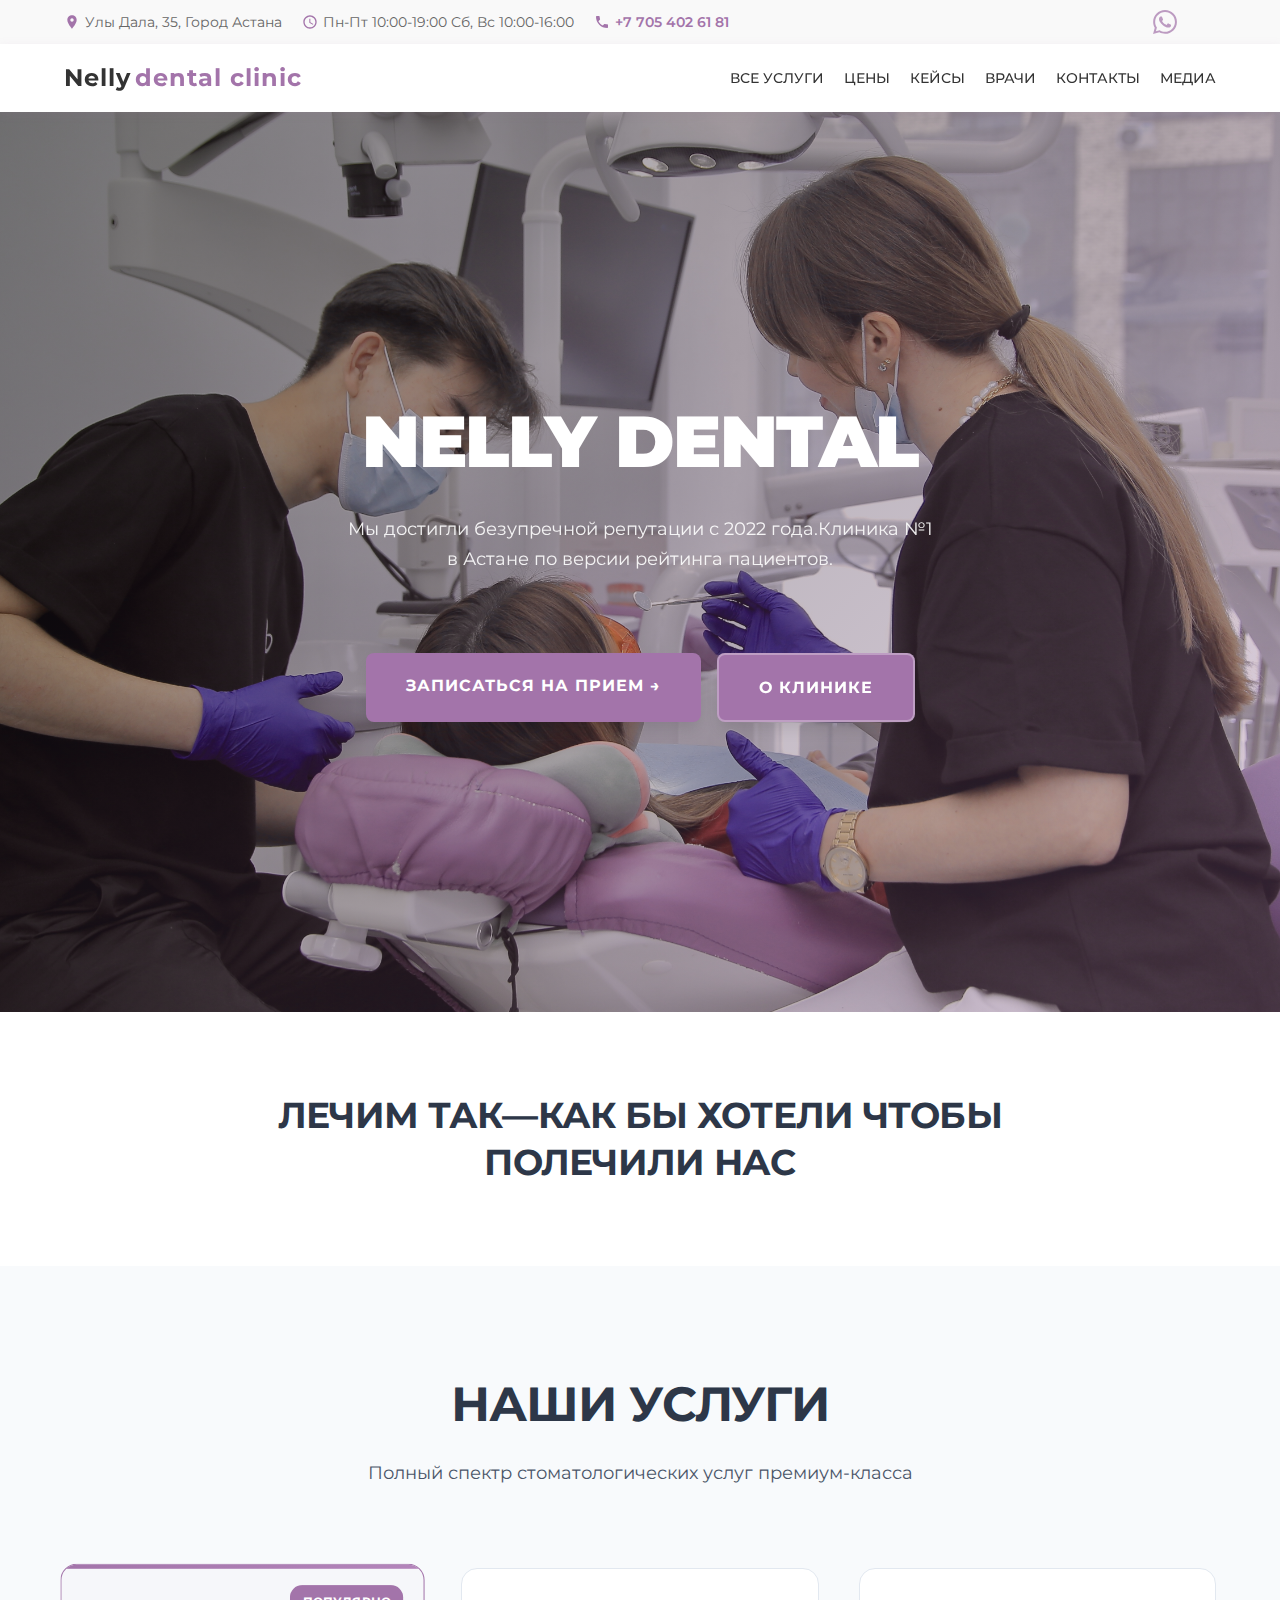
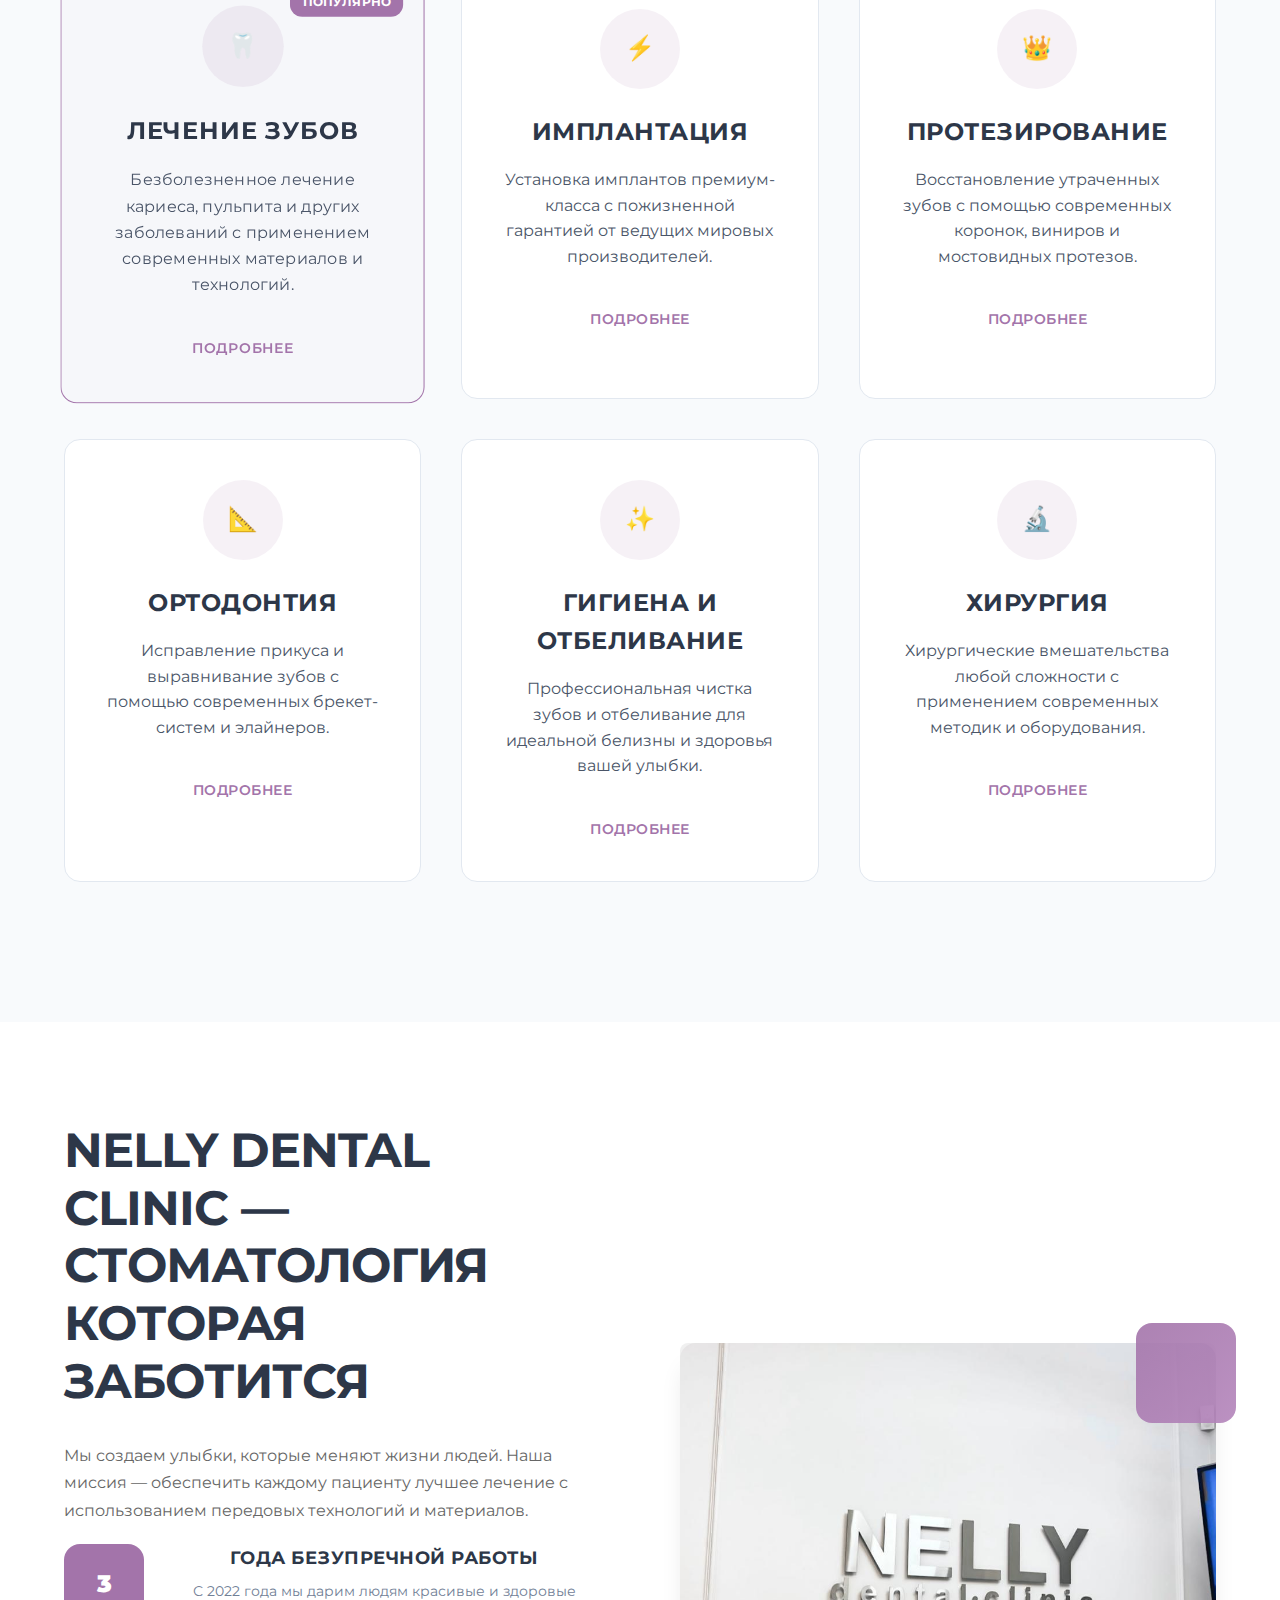
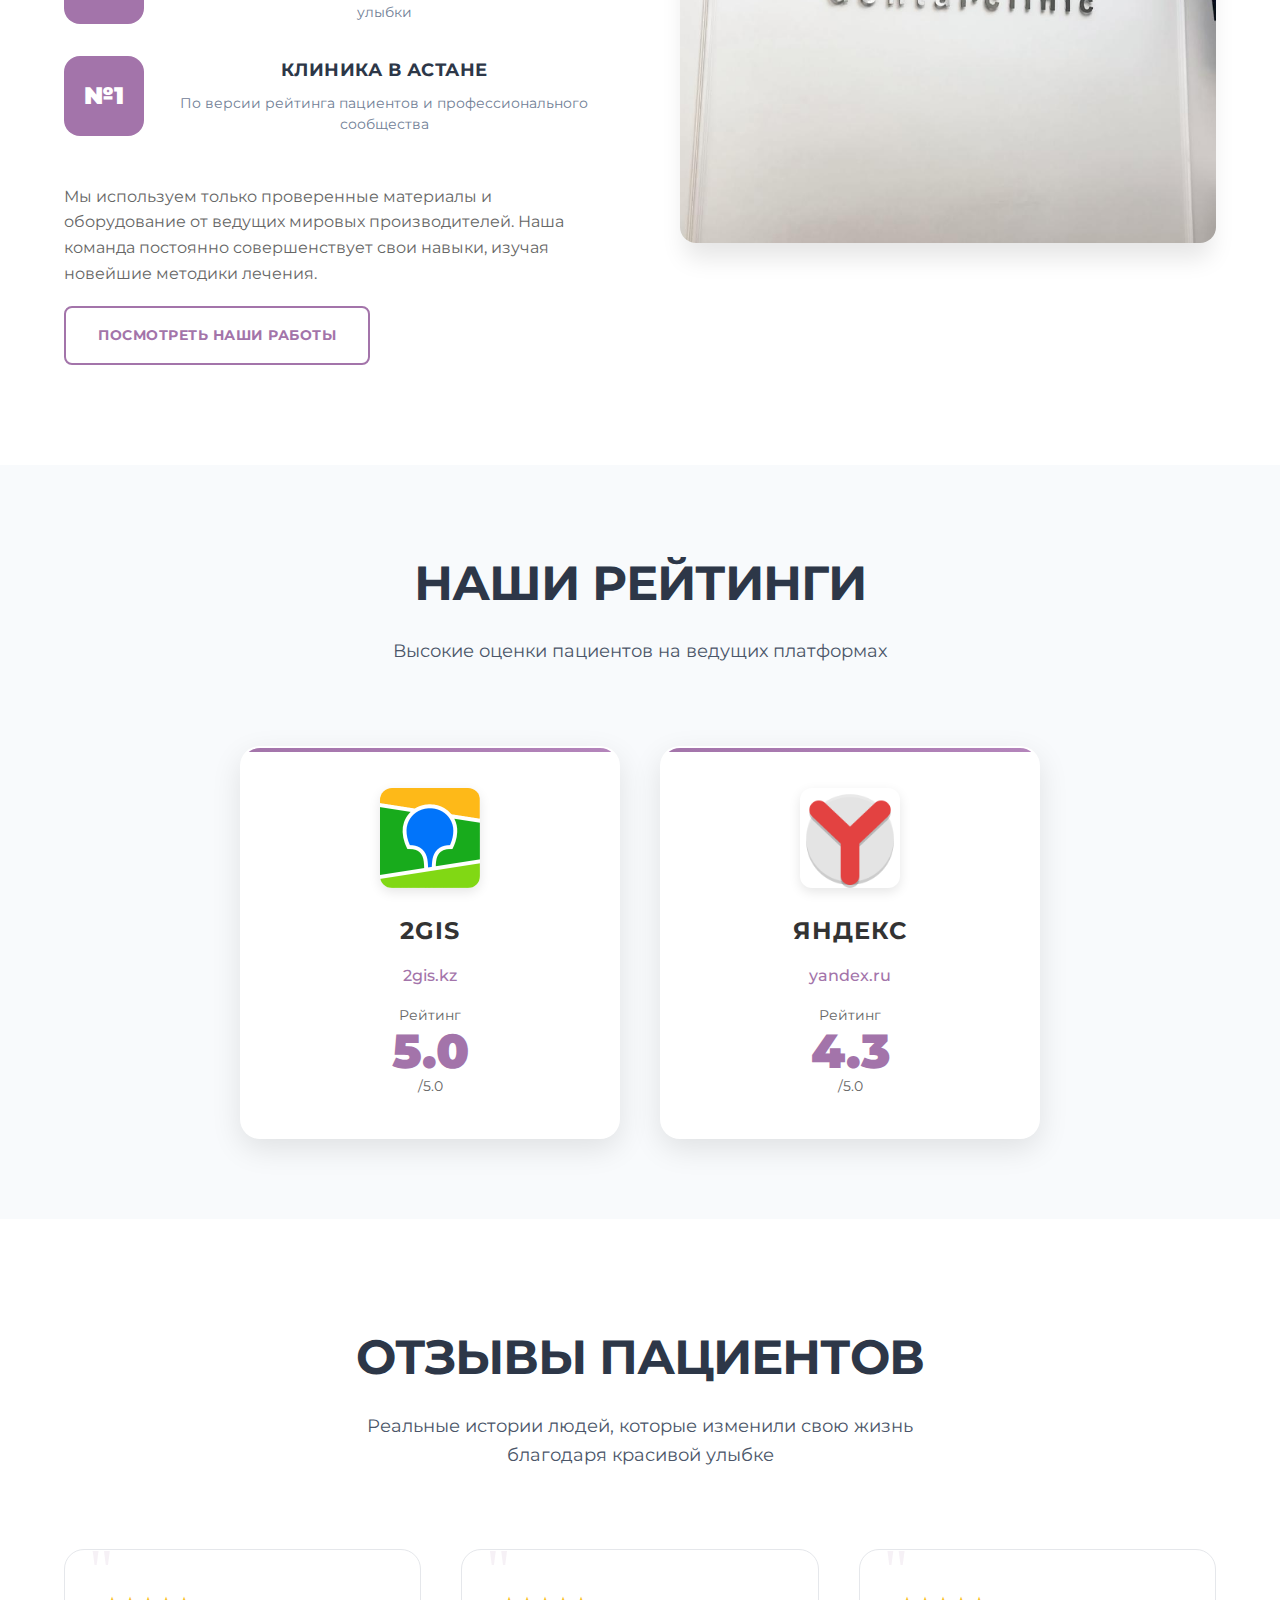
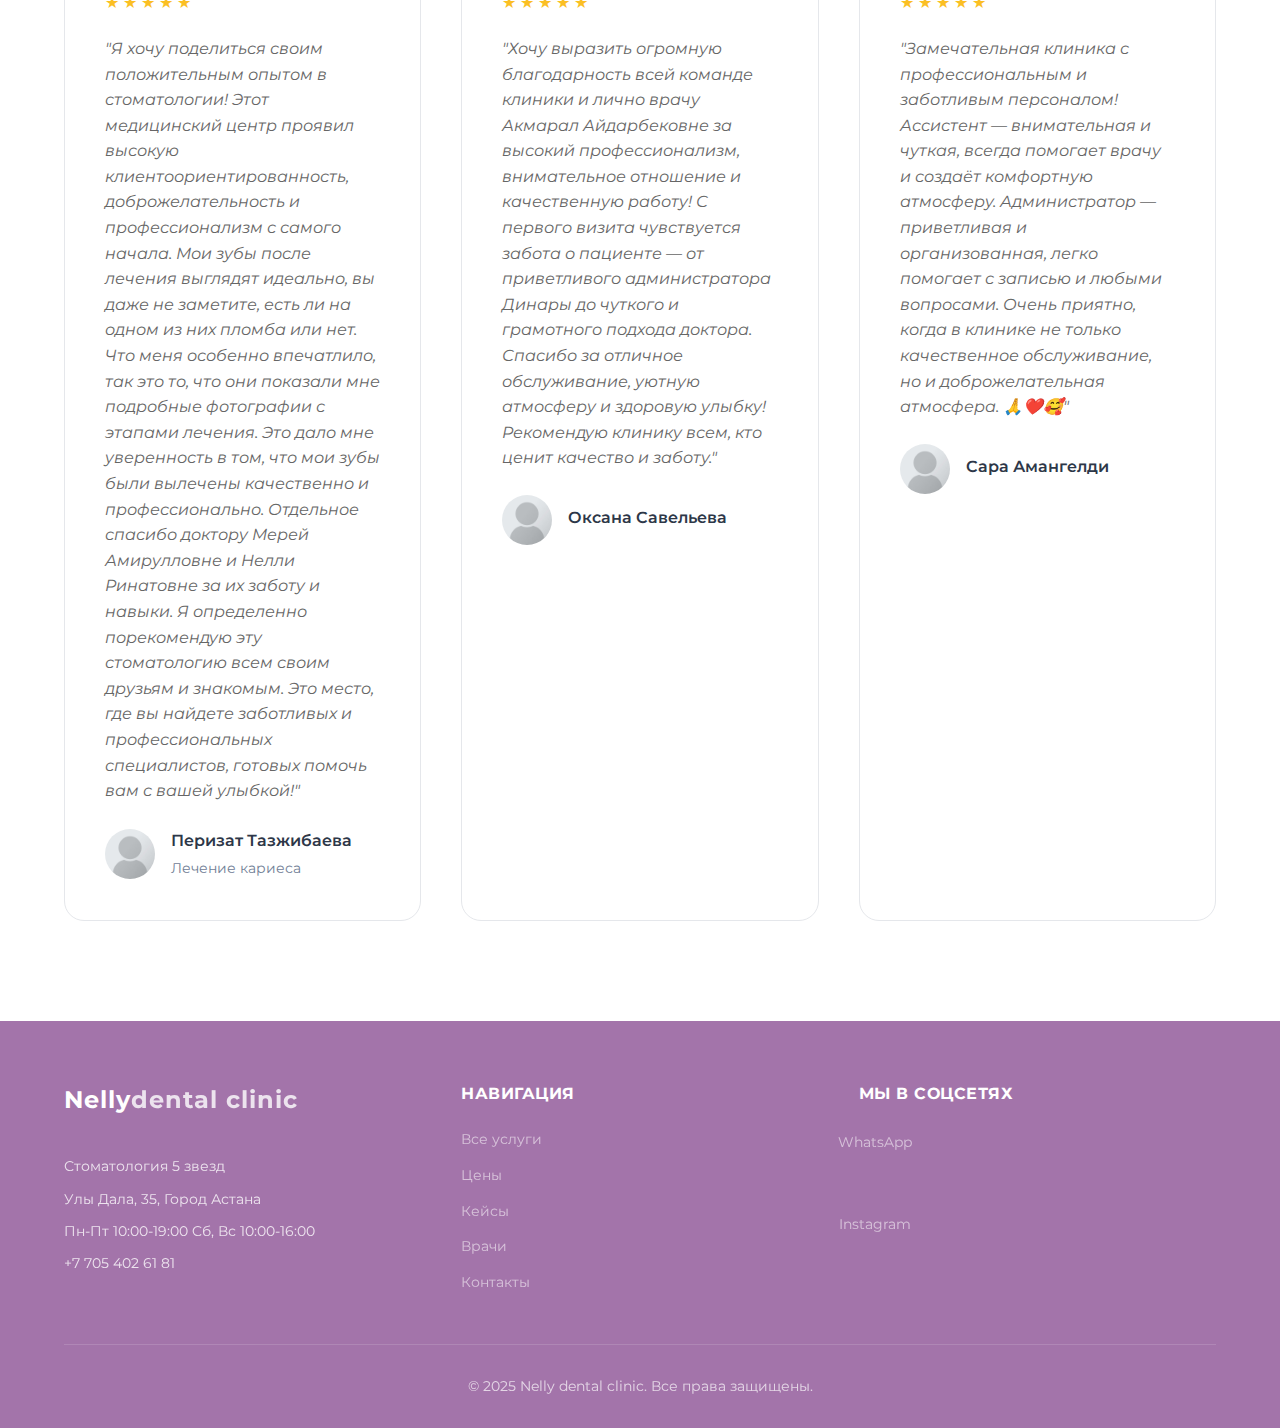
<file: index.html>
<!DOCTYPE html>
<html lang="ru">
<head>
    <meta charset="UTF-8">
    <meta name="viewport" content="width=device-width, initial-scale=1.0">
    <title>Nelly dental clinic - Стоматология 5 звезд</title>
    <link rel="preconnect" href="https://fonts.googleapis.com">
    <link rel="preconnect" href="https://fonts.gstatic.com" crossorigin>
    <link rel="stylesheet" href="css/styleindex.css">
    <link rel="stylesheet" href="css/styles.css">
    <link href="https://fonts.googleapis.com/css2?family=Montserrat:wght@300;400;500;600;700&display=swap" rel="stylesheet">

</head>
<body>
     <!-- Top Bar -->
    <div class="top-bar">
        <div class="container top-bar-container">
            <div class="top-bar-info">
                <div class="info-item">
                    <span class="icon location-icon"></span>
                    <span>Улы Дала, 35, Город Астана</span>
                </div>
                <div class="info-item">
                    <span class="icon time-icon"></span>
                    <span>Пн-Пт 10:00-19:00 Cб, Вс 10:00-16:00</span>
                </div>
                <div class="info-item phone">
                    <span class="icon phone-icon"></span>
                    <span>+7 705 402 61 81</span>
                </div>
            </div>
            <div class="social-icons">
                <a href="#" class="social-icon vk"></a>
                <a href="#" class="social-icon whatsapp"></a>
                <a href="#" class="social-icon telegram"></a>
            </div>
        </div>
    </div>

    <!-- Header -->
    <header class="header">
        <div class="container header-container">
            <div class="logo">
                <a href="index.html">Nelly<span>dental clinic</span></a>
            </div>
            <nav class="main-nav">
                <ul>
                    <li><a href="uslugi.html">ВСЕ УСЛУГИ</a></li>
                    <li><a href="ceny.html">ЦЕНЫ</a></li>
                    <li><a href="keysy.html">КЕЙСЫ</a></li>
                    <li><a href="vrachi.html">ВРАЧИ</a></li>
                    <li><a href="kontakty.html">КОНТАКТЫ</a></li>
                    <li><a href="media.html">МЕДИА</a></li>
                </ul>
            </nav>
            <button class="menu-toggle" id="menuToggle">
                <span></span>
                <span></span>
                <span></span>
            </button>
        </div>
    </header>

    <!-- Hero Section -->
    <section class="hero-main">
        <div class="hero-background">
            <img src="img/main.JPG" alt="Команда Nelly dental clinic" class="hero-image">
            <div class="hero-overlay"></div>
        </div>
        <div class="container">
            <div class="hero-content">

                
                <h1 class="hero-title">
                    <span class="title-line">NELLY DENTAL</span>
                </h1>
                
                <p class="hero-subtitle">
                    Мы достигли безупречной репутации с 2022 года.Клиника №1 в Астане по версии рейтинга пациентов.
                </p>
                
                <div class="hero-actions">
                    <a href="html/kontakty.html" class="cta-button">
                        ЗАПИСАТЬСЯ НА ПРИЕМ
                        <span>→</span>
                    </a>
                    <a href="#about" class="cta-button cta-button-secondary">
                        О КЛИНИКЕ
                    </a>
                </div>
            </div>
        </div>
    </section>

    <!-- Tagline Section -->
    <section class="tagline-section">
        <div class="container">
            <h2 class="tagline-text">ЛЕЧИМ ТАК—КАК БЫ ХОТЕЛИ ЧТОБЫ ПОЛЕЧИЛИ НАС</h2>
        </div>
    </section>

    <!-- Services Section -->
    <section class="services-main" id="services">
        <div class="container">
            <div class="section-header">
                <h2>НАШИ УСЛУГИ</h2>
                <p>Полный спектр стоматологических услуг премиум-класса</p>
            </div>
            
            <div class="services-grid">
                <div class="service-item featured">
                    <div class="service-badge">Популярно</div>
                    <div class="service-icon">🦷</div>
                    <h3>ЛЕЧЕНИЕ ЗУБОВ</h3>
                    <p>Безболезненное лечение кариеса, пульпита и других заболеваний с применением современных материалов и технологий.</p>
                    <a href="uslugi.html" class="service-link">ПОДРОБНЕЕ</a>
                </div>
                
                <div class="service-item">
                    <div class="service-icon">⚡</div>
                    <h3>ИМПЛАНТАЦИЯ</h3>
                    <p>Установка имплантов премиум-класса с пожизненной гарантией от ведущих мировых производителей.</p>
                    <a href="uslugi.html" class="service-link">ПОДРОБНЕЕ</a>
                </div>
                
                <div class="service-item">
                    <div class="service-icon">👑</div>
                    <h3>ПРОТЕЗИРОВАНИЕ</h3>
                    <p>Восстановление утраченных зубов с помощью современных коронок, виниров и мостовидных протезов.</p>
                    <a href="uslugi.html" class="service-link">ПОДРОБНЕЕ</a>
                </div>
                
                <div class="service-item">
                    <div class="service-icon">📐</div>
                    <h3>ОРТОДОНТИЯ</h3>
                    <p>Исправление прикуса и выравнивание зубов с помощью современных брекет-систем и элайнеров.</p>
                    <a href="uslugi.html" class="service-link">ПОДРОБНЕЕ</a>
                </div>
                
                <div class="service-item">
                    <div class="service-icon">✨</div>
                    <h3>ГИГИЕНА И ОТБЕЛИВАНИЕ</h3>
                    <p>Профессиональная чистка зубов и отбеливание для идеальной белизны и здоровья вашей улыбки.</p>
                    <a href="uslugi.html" class="service-link">ПОДРОБНЕЕ</a>
                </div>
                
                <div class="service-item">
                    <div class="service-icon">🔬</div>
                    <h3>ХИРУРГИЯ</h3>
                    <p>Хирургические вмешательства любой сложности с применением современных методик и оборудования.</p>
                    <a href="uslugi.html" class="service-link">ПОДРОБНЕЕ</a>
                </div>
            </div>
        </div>
    </section>

    <!-- About Section -->
    <section class="about-main" id="about">
        <div class="container">
            <div class="about-content">
                <div class="about-text">
                    <h2>NELLY DENTAL CLINIC — СТОМАТОЛОГИЯ КОТОРАЯ ЗАБОТИТСЯ</h2>
                    <p class="about-lead">
                        Мы создаем улыбки, которые меняют жизни людей. Наша миссия — обеспечить 
                        каждому пациенту лучшее лечение с использованием передовых технологий и материалов.
                    </p>
                    
                    <div class="about-features">
                        <div class="feature-item">
                            <div class="feature-number">3</div>
                            <div class="feature-text">
                                <h4>ГОДА БЕЗУПРЕЧНОЙ РАБОТЫ</h4>
                                <p>С 2022 года мы дарим людям красивые и здоровые улыбки</p>
                            </div>
                        </div>
                        <div class="feature-item">
                            <div class="feature-number">№1</div>
                            <div class="feature-text">
                                <h4>КЛИНИКА В АСТАНЕ</h4>
                                <p>По версии рейтинга пациентов и профессионального сообщества</p>
                            </div>
     

                        </div>
                    </div>
                    
                    <p class="about-mission">
                        Мы используем только проверенные материалы и оборудование от ведущих мировых производителей. 
                        Наша команда постоянно совершенствует свои навыки, изучая новейшие методики лечения.
                    </p>
                    
                    <a href="keysy.html" class="about-cta">ПОСМОТРЕТЬ НАШИ РАБОТЫ</a>
                </div>
                
                <div class="about-image">
                    <img src="img/nelly.jpeg" alt="Клиника Nelly dental">
                    <div class="image-decoration"></div>
                </div>
            </div>
        </div>
    </section>

    <!-- Ratings Section -->
    <section class="ratings-section">
        <div class="container">
            <div class="section-header">
                <h2>НАШИ РЕЙТИНГИ</h2>
                <p>Высокие оценки пациентов на ведущих платформах</p>
            </div>

            <div class="ratings-grid">
                <div class="rating-card">
                    <div class="rating-icon">
                        <img src="img/2gis.png" alt="2GIS" width="100" height="100">
                    </div>
                    <div class="rating-title">2GIS</div>
                    <div class="rating-link">
                        <a href="https://2gis.kz" target="_blank">2gis.kz</a>
                    </div>
                    <div class="rating-score">Рейтинг<br><strong>5.0</strong>/5.0</div>
                </div>

                <div class="rating-card">
                    <div class="rating-icon">
                        <img src="img/yandex.png" alt="Yandex" width="100" height="100">
                    </div>
                    <div class="rating-title">ЯНДЕКС</div>
                    <div class="rating-link">
                        <a href="https://yandex.ru/maps/org" target="_blank">yandex.ru</a>
                    </div>
                    <div class="rating-score">Рейтинг<br><strong>4.3</strong>/5.0</div>
                </div>
            </div>
        </div>
    </section>

    <!-- Testimonials Section -->
    <section class="testimonials-main">
        <div class="container">
            <div class="section-header">
                <h2>ОТЗЫВЫ ПАЦИЕНТОВ</h2>
                <p>Реальные истории людей, которые изменили свою жизнь благодаря красивой улыбке</p>
            </div>
            
            <div class="testimonials-grid">
                <div class="testimonial-card">
                    <div class="testimonial-rating">
                        <span class="star">★</span>
                        <span class="star">★</span>
                        <span class="star">★</span>
                        <span class="star">★</span>
                        <span class="star">★</span>
                    </div>
                    <blockquote>
                        "Я хочу поделиться своим положительным опытом в стоматологии! Этот медицинский центр проявил высокую клиентоориентированность, доброжелательность и профессионализм с самого начала. Мои зубы после лечения выглядят идеально, вы даже не заметите, есть ли на одном из них пломба или нет.

Что меня особенно впечатлило, так это то, что они показали мне подробные фотографии с этапами лечения. Это дало мне уверенность в том, что мои зубы были вылечены качественно и профессионально.

Отдельное спасибо доктору Мерей Амирулловне и Нелли Ринатовне за их заботу и навыки. Я определенно порекомендую эту стоматологию всем своим друзьям и знакомым. Это место, где вы найдете заботливых и профессиональных специалистов, готовых помочь вам с вашей улыбкой!"
                    </blockquote>
                    <div class="testimonial-author">
                        <div class="author-avatar">
                            <img src="img/avatar.jpg" alt=" Перизат">
                        </div>
                        <div class="author-info">
                            <h4>Перизат Тазжибаева</h4>
                            <p>Лечение кариеса</p>
                        </div>
                    </div>
                </div>
                
                <div class="testimonial-card">
                    <div class="testimonial-rating">
                        <span class="star">★</span>
                        <span class="star">★</span>
                        <span class="star">★</span>
                        <span class="star">★</span>
                        <span class="star">★</span>
                    </div>
                    <blockquote>
                        "Хочу выразить огромную благодарность всей команде клиники и лично врачу Акмарал Айдарбековне за высокий профессионализм, внимательное отношение и качественную работу! С первого визита чувствуется забота о пациенте — от приветливого администратора Динары до чуткого и грамотного подхода доктора. Спасибо за отличное обслуживание, уютную атмосферу и здоровую улыбку!
Рекомендую клинику всем, кто ценит качество и заботу."
                    </blockquote>
                    <div class="testimonial-author">
                        <div class="author-avatar">
                            <img src="img/avatar.jpg" alt="Оксана">
                        </div>
                        <div class="author-info">
                            <h4>Оксана Савельева</h4>
                        </div>
                    </div>
                </div>
                
                <div class="testimonial-card">
                    <div class="testimonial-rating">
                        <span class="star">★</span>
                        <span class="star">★</span>
                        <span class="star">★</span>
                        <span class="star">★</span>
                        <span class="star">★</span>
                    </div>
                    <blockquote>
                        "Замечательная клиника с профессиональным и заботливым персоналом! Ассистент — внимательная и чуткая, всегда помогает врачу и создаёт комфортную атмосферу. Администратор — приветливая и организованная, легко помогает с записью и любыми вопросами. Очень приятно, когда в клинике не только качественное обслуживание, но и доброжелательная атмосфера. 🙏❤️🥰"
                    </blockquote>
                    <div class="testimonial-author">
                        <div class="author-avatar">
                            <img src="img/avatar.jpg" alt="Сара">
                        </div>
                        <div class="author-info">
                            <h4>Сара Амангелди</h4>
                        </div>
                    </div>
                </div>
            </div>
        </div>
    </section>

    <!-- Footer -->
    <footer class="footer">
        <div class="container">
            <div class="footer-content">
                <div class="footer-info">
                    <div class="footer-logo">
                        <a href="index.html">Nelly<span>dental clinic</span></a>
                    </div>
                    <p>Стоматология 5 звезд</p>
                    <p>Улы Дала, 35, Город Астана</p>
                    <p>Пн-Пт 10:00-19:00 Cб, Вс 10:00-16:00</p>
                    <p>+7 705 402 61 81</p>
                </div>
                <div class="footer-nav">
                    <h3>Навигация</h3>
                    <ul>
                        <li><a href="uslugi.html">Все услуги</a></li>
                        <li><a href="ceny.html">Цены</a></li>
                        <li><a href="keysy.html">Кейсы</a></li>
                        <li><a href="vrachi.html">Врачи</a></li>
                        <li><a href="kontakty.html">Контакты</a></li>
                    </ul>
                </div>
                <div class="footer-social">
                    <h3>Мы в соцсетях</h3>
                    <div class="social-links">
                        <a href="https://wa.me/77054026181" class="social-link">WhatsApp</a><br>
                        <a href="https://www.instagram.com/nelly_dental/" class="social-link">Instagram</a>
                    </div>
                </div>
            </div>
            <div class="copyright">
                <p>© 2025 Nelly dental clinic. Все права защищены.</p>
            </div>
        </div>
    </footer>

    <script>
        // Mobile menu toggle
        document.getElementById('menuToggle').addEventListener('click', function() {
            // Add mobile menu functionality here
            console.log('Mobile menu clicked');
        });

        // Smooth scrolling for anchor links
        document.querySelectorAll('a[href^="#"]').forEach(anchor => {
            anchor.addEventListener('click', function (e) {
                e.preventDefault();
                const target = document.querySelector(this.getAttribute('href'));
                if (target) {
                    target.scrollIntoView({
                        behavior: 'smooth',
                        block: 'start'
                    });
                }
            });
        });

        // Add animation on scroll
        const observerOptions = {
            threshold: 0.1,
            rootMargin: '0px 0px -50px 0px'
        };

        const observer = new IntersectionObserver((entries) => {
            entries.forEach(entry => {
                if (entry.isIntersecting) {
                    entry.target.classList.add('animate-in');
                }
            });
        }, observerOptions);

        // Observe elements for animation
        document.querySelectorAll('.service-item, .testimonial-card, .rating-card, .feature-item').forEach(el => {
            observer.observe(el);
        });

        // Header scroll effect
        window.addEventListener('scroll', () => {
            const header = document.querySelector('.header');
            if (window.scrollY > 100) {
                header.style.background = 'rgba(255, 255, 255, 0.95)';
                header.style.backdropFilter = 'blur(10px)';
            } else {
                header.style.background = '#fff';
                header.style.backdropFilter = 'none';
            }
        });
    </script>
</body>
</html>
</file>
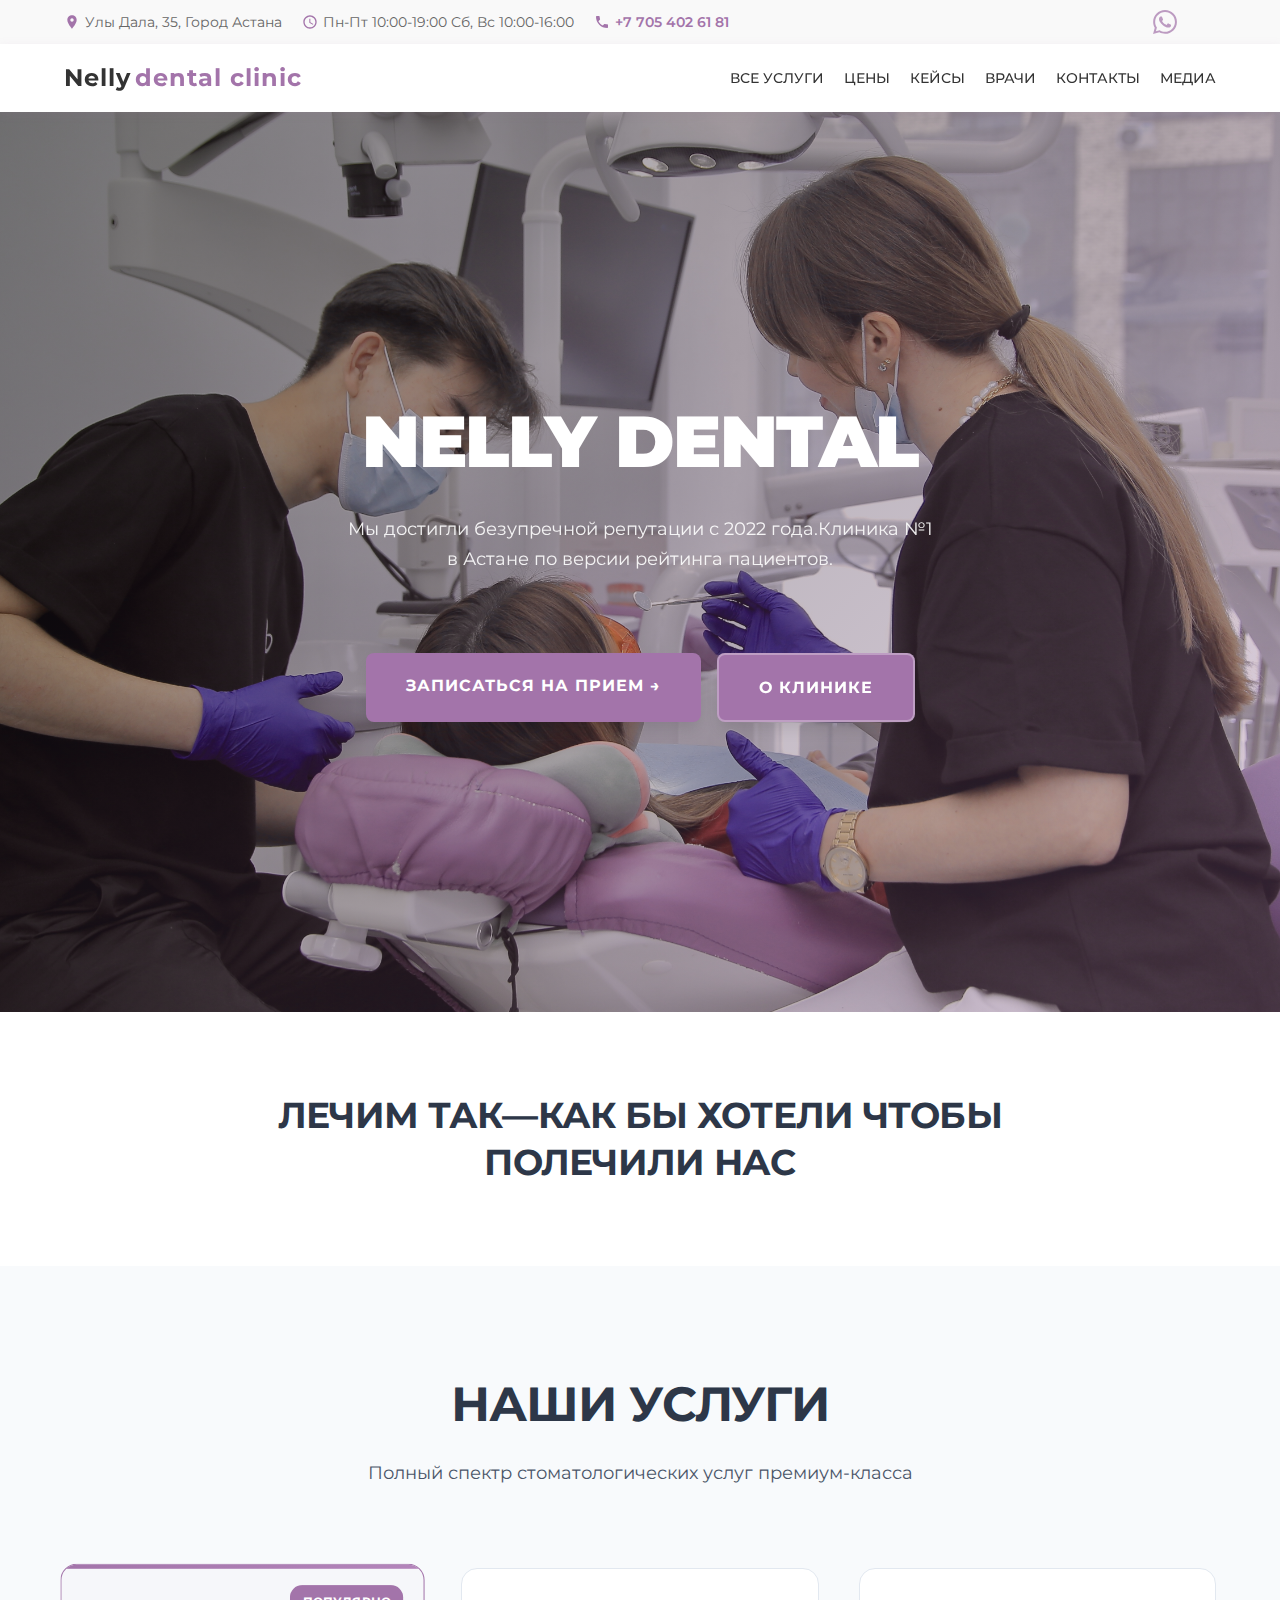
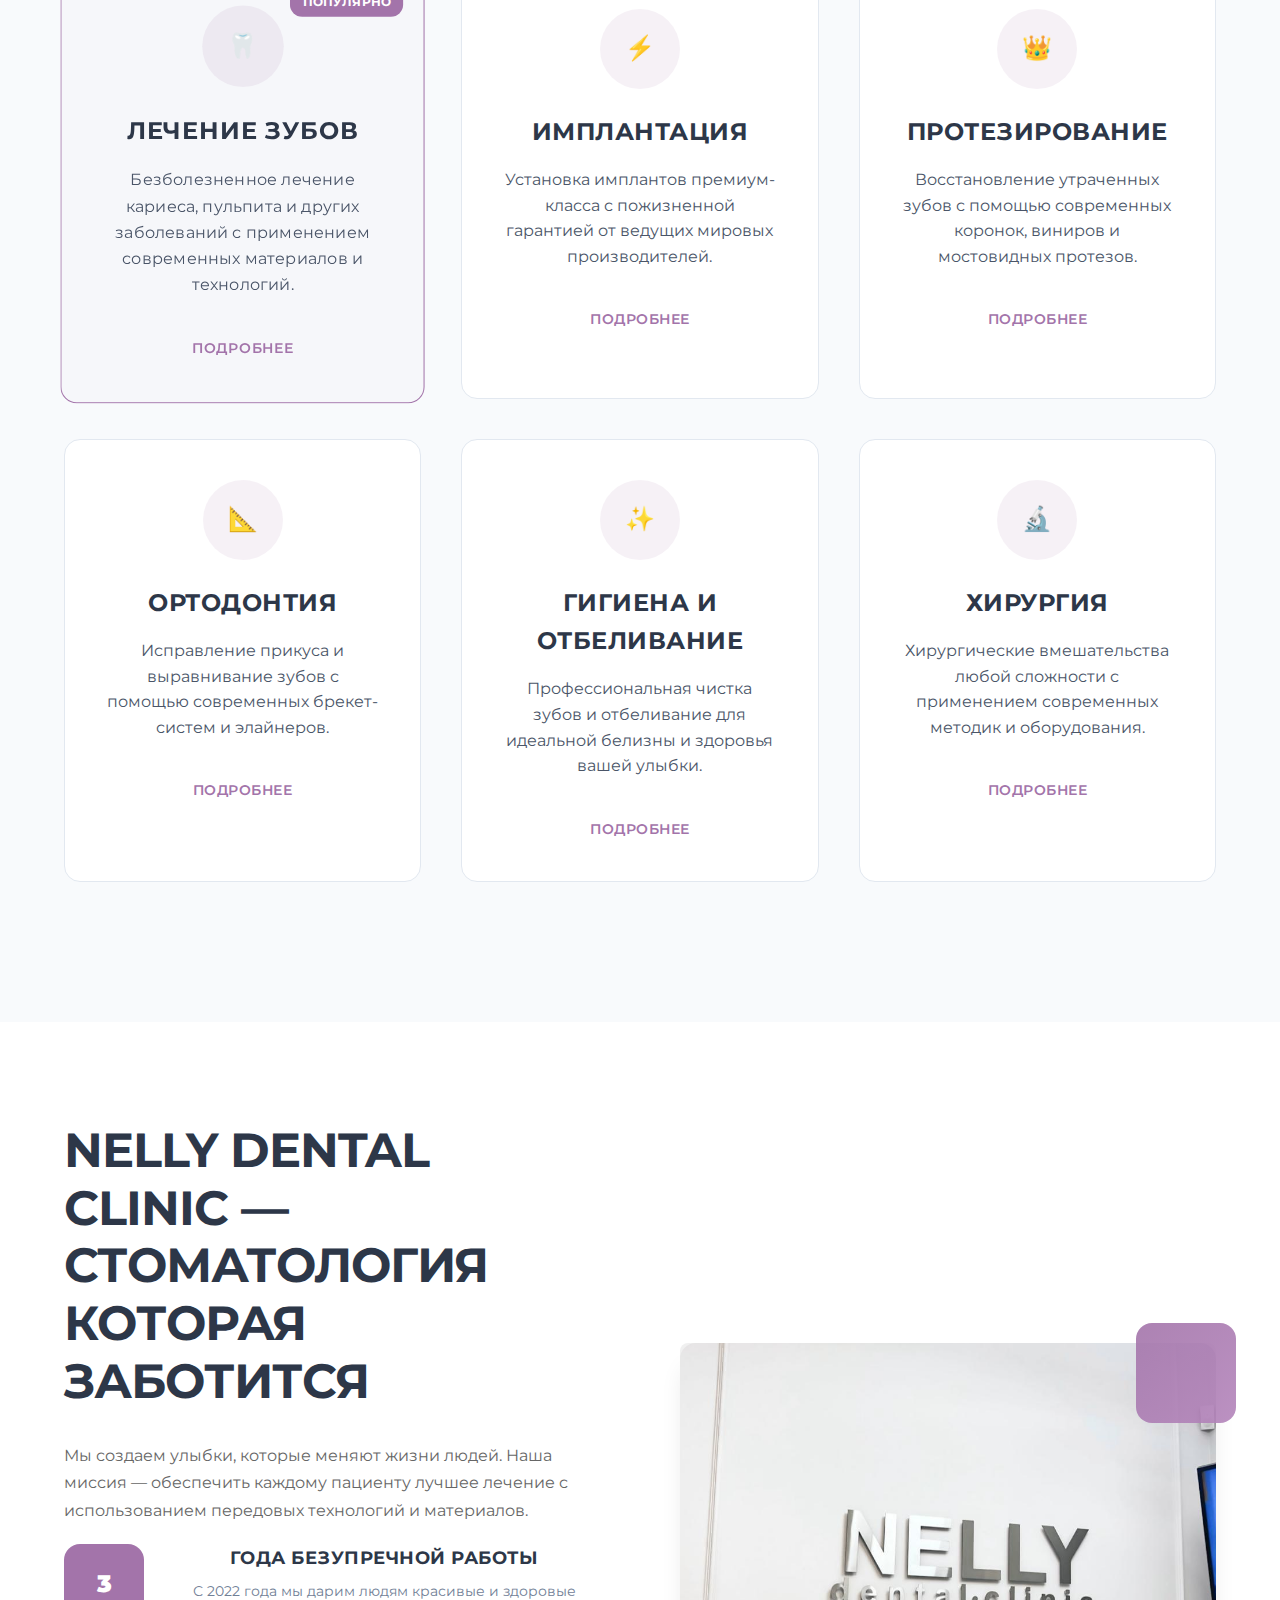
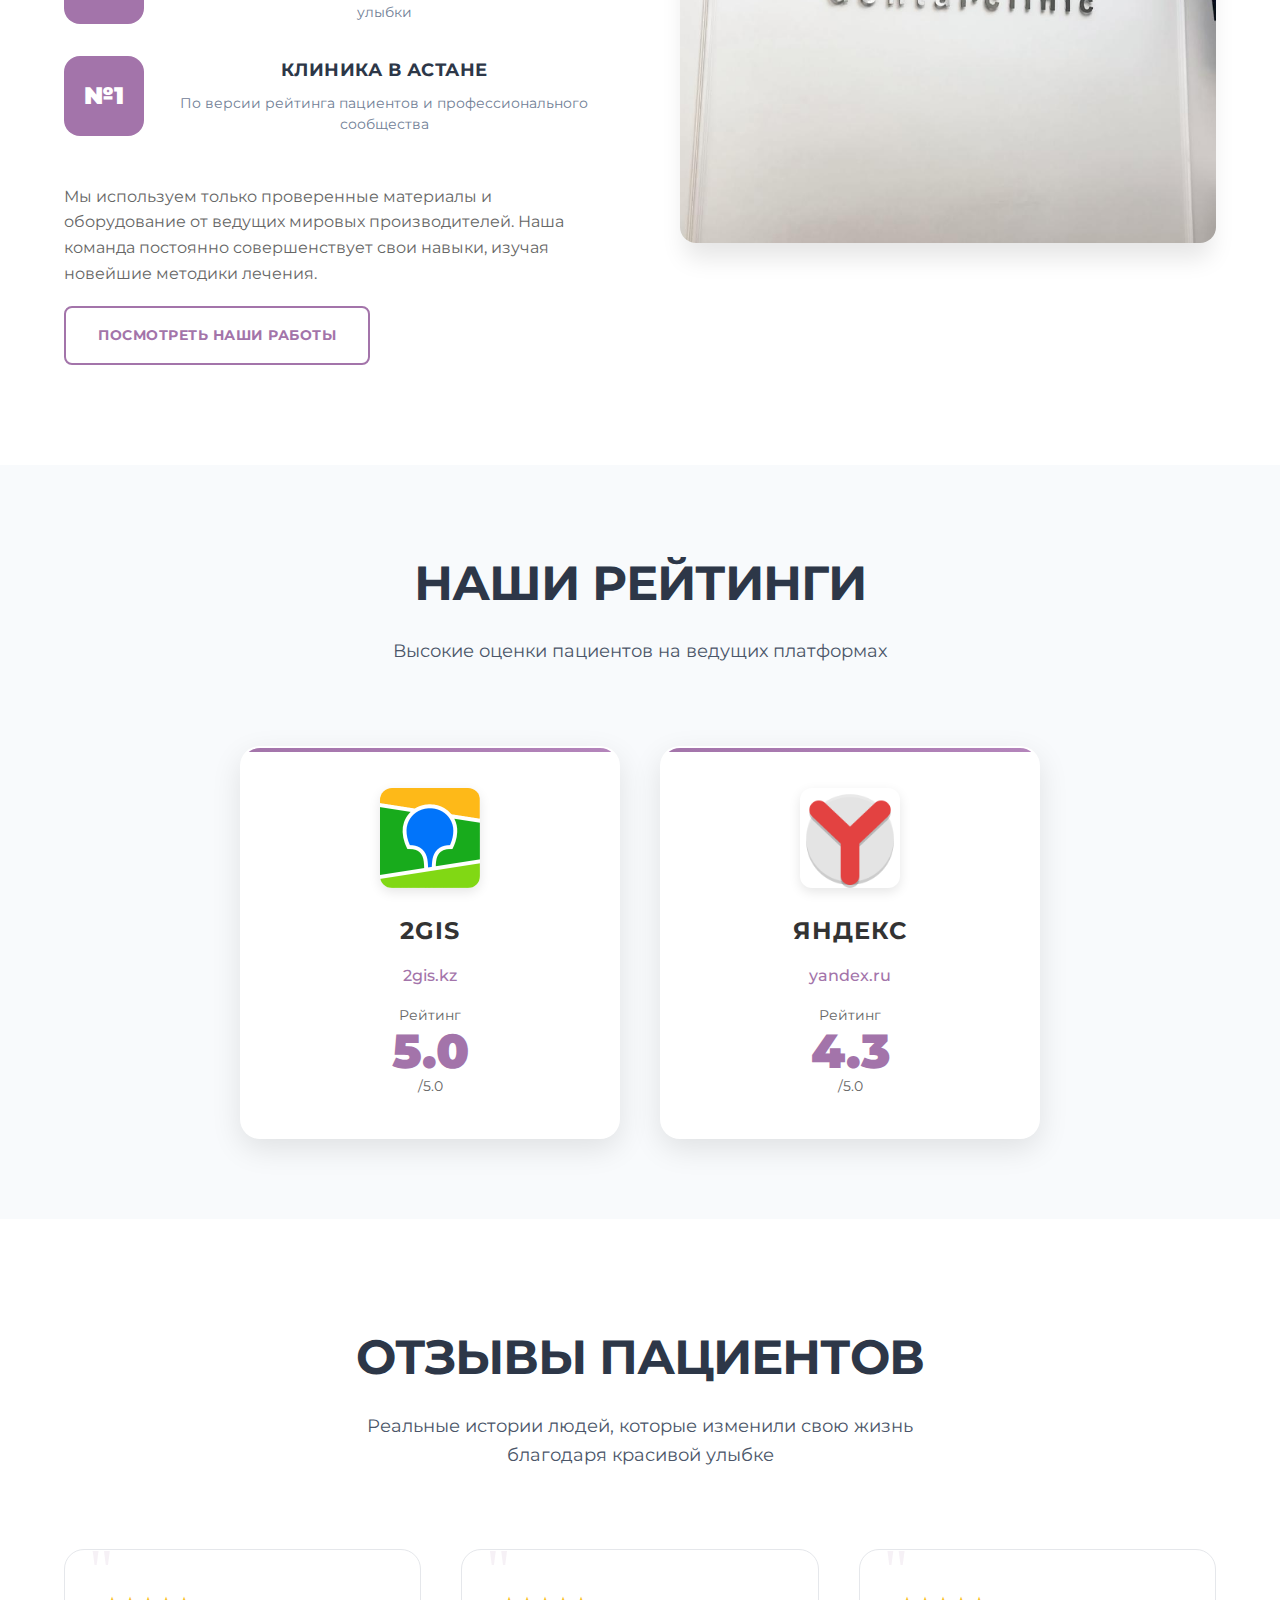
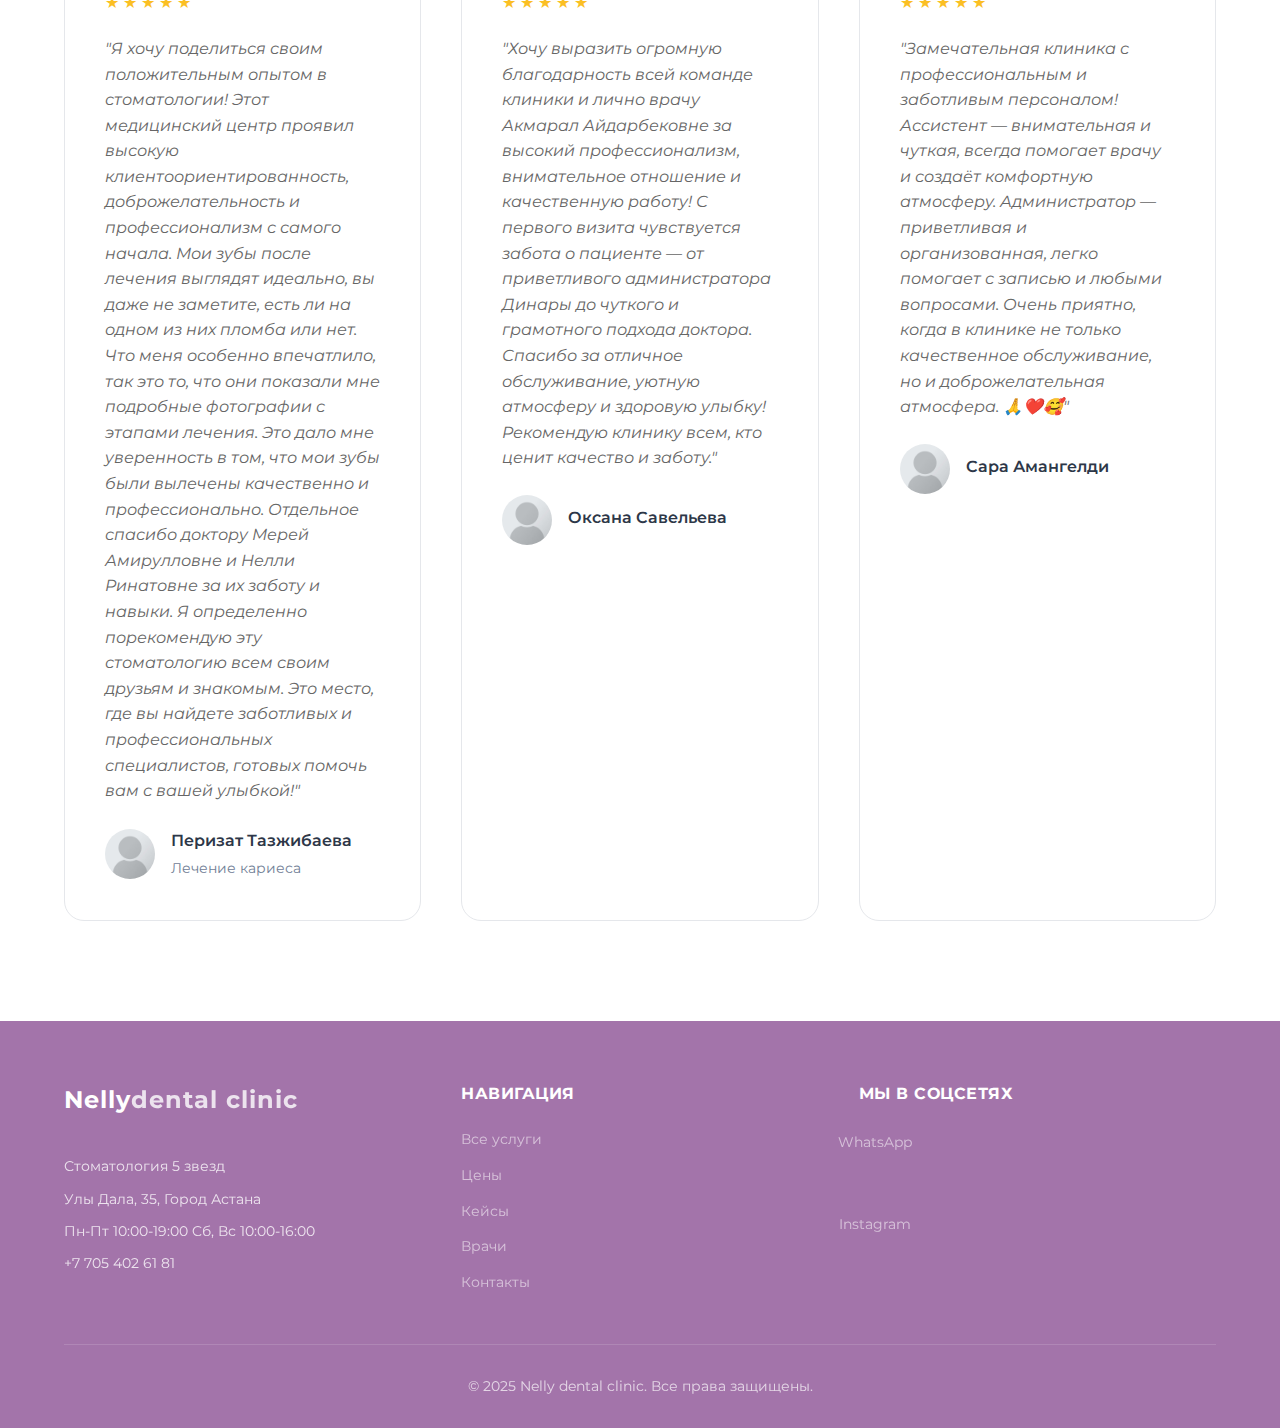
<file: html/index.html>
<!DOCTYPE html>
<html lang="ru">
<head>
    <meta charset="UTF-8">
    <meta name="viewport" content="width=device-width, initial-scale=1.0">
    <title>Nelly dental clinic - Стоматология 5 звезд</title>
    <link rel="preconnect" href="https://fonts.googleapis.com">
    <link rel="preconnect" href="https://fonts.gstatic.com" crossorigin>
    <link rel="stylesheet" href="../css/styleindex.css">
    <link rel="stylesheet" href="../css/styles.css">
    <link href="https://fonts.googleapis.com/css2?family=Montserrat:wght@300;400;500;600;700&display=swap" rel="stylesheet">

</head>
<body>
     <!-- Top Bar -->
    <div class="top-bar">
        <div class="container top-bar-container">
            <div class="top-bar-info">
                <div class="info-item">
                    <span class="icon location-icon"></span>
                    <span>Улы Дала, 35, Город Астана</span>
                </div>
                <div class="info-item">
                    <span class="icon time-icon"></span>
                    <span>Пн-Пт 10:00-19:00 Cб, Вс 10:00-16:00</span>
                </div>
                <div class="info-item phone">
                    <span class="icon phone-icon"></span>
                    <span>+7 705 402 61 81</span>
                </div>
            </div>
            <div class="social-icons">
                <a href="#" class="social-icon vk"></a>
                <a href="#" class="social-icon whatsapp"></a>
                <a href="#" class="social-icon telegram"></a>
            </div>
        </div>
    </div>

    <!-- Header -->
    <header class="header">
        <div class="container header-container">
            <div class="logo">
                <a href="index.html">Nelly<span>dental clinic</span></a>
            </div>
            <nav class="main-nav">
                <ul>
                    <li><a href="uslugi.html">ВСЕ УСЛУГИ</a></li>
                    <li><a href="ceny.html">ЦЕНЫ</a></li>
                    <li><a href="keysy.html">КЕЙСЫ</a></li>
                    <li><a href="vrachi.html">ВРАЧИ</a></li>
                    <li><a href="kontakty.html">КОНТАКТЫ</a></li>
                    <li><a href="media.html">МЕДИА</a></li>
                </ul>
            </nav>
            <button class="menu-toggle" id="menuToggle">
                <span></span>
                <span></span>
                <span></span>
            </button>
        </div>
    </header>

    <!-- Hero Section -->
    <section class="hero-main">
        <div class="hero-background">
            <img src="../img/main.JPG" alt="Команда Nelly dental clinic" class="hero-image">
            <div class="hero-overlay"></div>
        </div>
        <div class="container">
            <div class="hero-content">

                
                <h1 class="hero-title">
                    <span class="title-line">NELLY DENTAL</span>
                </h1>
                
                <p class="hero-subtitle">
                    Мы достигли безупречной репутации с 2022 года.Клиника №1 в Астане по версии рейтинга пациентов.
                </p>
                
                <div class="hero-actions">
                    <a href="../html/kontakty.html" class="cta-button">
                        ЗАПИСАТЬСЯ НА ПРИЕМ
                        <span>→</span>
                    </a>
                    <a href="#about" class="cta-button cta-button-secondary">
                        О КЛИНИКЕ
                    </a>
                </div>
            </div>
        </div>
    </section>

    <!-- Tagline Section -->
    <section class="tagline-section">
        <div class="container">
            <h2 class="tagline-text">ЛЕЧИМ ТАК—КАК БЫ ХОТЕЛИ ЧТОБЫ ПОЛЕЧИЛИ НАС</h2>
        </div>
    </section>

    <!-- Services Section -->
    <section class="services-main" id="services">
        <div class="container">
            <div class="section-header">
                <h2>НАШИ УСЛУГИ</h2>
                <p>Полный спектр стоматологических услуг премиум-класса</p>
            </div>
            
            <div class="services-grid">
                <div class="service-item featured">
                    <div class="service-badge">Популярно</div>
                    <div class="service-icon">🦷</div>
                    <h3>ЛЕЧЕНИЕ ЗУБОВ</h3>
                    <p>Безболезненное лечение кариеса, пульпита и других заболеваний с применением современных материалов и технологий.</p>
                    <a href="uslugi.html" class="service-link">ПОДРОБНЕЕ</a>
                </div>
                
                <div class="service-item">
                    <div class="service-icon">⚡</div>
                    <h3>ИМПЛАНТАЦИЯ</h3>
                    <p>Установка имплантов премиум-класса с пожизненной гарантией от ведущих мировых производителей.</p>
                    <a href="uslugi.html" class="service-link">ПОДРОБНЕЕ</a>
                </div>
                
                <div class="service-item">
                    <div class="service-icon">👑</div>
                    <h3>ПРОТЕЗИРОВАНИЕ</h3>
                    <p>Восстановление утраченных зубов с помощью современных коронок, виниров и мостовидных протезов.</p>
                    <a href="uslugi.html" class="service-link">ПОДРОБНЕЕ</a>
                </div>
                
                <div class="service-item">
                    <div class="service-icon">📐</div>
                    <h3>ОРТОДОНТИЯ</h3>
                    <p>Исправление прикуса и выравнивание зубов с помощью современных брекет-систем и элайнеров.</p>
                    <a href="uslugi.html" class="service-link">ПОДРОБНЕЕ</a>
                </div>
                
                <div class="service-item">
                    <div class="service-icon">✨</div>
                    <h3>ГИГИЕНА И ОТБЕЛИВАНИЕ</h3>
                    <p>Профессиональная чистка зубов и отбеливание для идеальной белизны и здоровья вашей улыбки.</p>
                    <a href="uslugi.html" class="service-link">ПОДРОБНЕЕ</a>
                </div>
                
                <div class="service-item">
                    <div class="service-icon">🔬</div>
                    <h3>ХИРУРГИЯ</h3>
                    <p>Хирургические вмешательства любой сложности с применением современных методик и оборудования.</p>
                    <a href="uslugi.html" class="service-link">ПОДРОБНЕЕ</a>
                </div>
            </div>
        </div>
    </section>

    <!-- About Section -->
    <section class="about-main" id="about">
        <div class="container">
            <div class="about-content">
                <div class="about-text">
                    <h2>NELLY DENTAL CLINIC — СТОМАТОЛОГИЯ КОТОРАЯ ЗАБОТИТСЯ</h2>
                    <p class="about-lead">
                        Мы создаем улыбки, которые меняют жизни людей. Наша миссия — обеспечить 
                        каждому пациенту лучшее лечение с использованием передовых технологий и материалов.
                    </p>
                    
                    <div class="about-features">
                        <div class="feature-item">
                            <div class="feature-number">3</div>
                            <div class="feature-text">
                                <h4>ГОДА БЕЗУПРЕЧНОЙ РАБОТЫ</h4>
                                <p>С 2022 года мы дарим людям красивые и здоровые улыбки</p>
                            </div>
                        </div>
                        <div class="feature-item">
                            <div class="feature-number">№1</div>
                            <div class="feature-text">
                                <h4>КЛИНИКА В АСТАНЕ</h4>
                                <p>По версии рейтинга пациентов и профессионального сообщества</p>
                            </div>
     

                        </div>
                    </div>
                    
                    <p class="about-mission">
                        Мы используем только проверенные материалы и оборудование от ведущих мировых производителей. 
                        Наша команда постоянно совершенствует свои навыки, изучая новейшие методики лечения.
                    </p>
                    
                    <a href="keysy.html" class="about-cta">ПОСМОТРЕТЬ НАШИ РАБОТЫ</a>
                </div>
                
                <div class="about-image">
                    <img src="../img/nelly.jpeg" alt="Клиника Nelly dental">
                    <div class="image-decoration"></div>
                </div>
            </div>
        </div>
    </section>

    <!-- Ratings Section -->
    <section class="ratings-section">
        <div class="container">
            <div class="section-header">
                <h2>НАШИ РЕЙТИНГИ</h2>
                <p>Высокие оценки пациентов на ведущих платформах</p>
            </div>

            <div class="ratings-grid">
                <div class="rating-card">
                    <div class="rating-icon">
                        <img src="../img/2gis.png" alt="2GIS" width="100" height="100">
                    </div>
                    <div class="rating-title">2GIS</div>
                    <div class="rating-link">
                        <a href="https://2gis.kz" target="_blank">2gis.kz</a>
                    </div>
                    <div class="rating-score">Рейтинг<br><strong>5.0</strong>/5.0</div>
                </div>

                <div class="rating-card">
                    <div class="rating-icon">
                        <img src="../img/yandex.png" alt="Yandex" width="100" height="100">
                    </div>
                    <div class="rating-title">ЯНДЕКС</div>
                    <div class="rating-link">
                        <a href="https://yandex.ru/maps/org" target="_blank">yandex.ru</a>
                    </div>
                    <div class="rating-score">Рейтинг<br><strong>4.3</strong>/5.0</div>
                </div>
            </div>
        </div>
    </section>

    <!-- Testimonials Section -->
    <section class="testimonials-main">
        <div class="container">
            <div class="section-header">
                <h2>ОТЗЫВЫ ПАЦИЕНТОВ</h2>
                <p>Реальные истории людей, которые изменили свою жизнь благодаря красивой улыбке</p>
            </div>
            
            <div class="testimonials-grid">
                <div class="testimonial-card">
                    <div class="testimonial-rating">
                        <span class="star">★</span>
                        <span class="star">★</span>
                        <span class="star">★</span>
                        <span class="star">★</span>
                        <span class="star">★</span>
                    </div>
                    <blockquote>
                        "Я хочу поделиться своим положительным опытом в стоматологии! Этот медицинский центр проявил высокую клиентоориентированность, доброжелательность и профессионализм с самого начала. Мои зубы после лечения выглядят идеально, вы даже не заметите, есть ли на одном из них пломба или нет.

Что меня особенно впечатлило, так это то, что они показали мне подробные фотографии с этапами лечения. Это дало мне уверенность в том, что мои зубы были вылечены качественно и профессионально.

Отдельное спасибо доктору Мерей Амирулловне и Нелли Ринатовне за их заботу и навыки. Я определенно порекомендую эту стоматологию всем своим друзьям и знакомым. Это место, где вы найдете заботливых и профессиональных специалистов, готовых помочь вам с вашей улыбкой!"
                    </blockquote>
                    <div class="testimonial-author">
                        <div class="author-avatar">
                            <img src="../img/avatar.jpg" alt=" Перизат">
                        </div>
                        <div class="author-info">
                            <h4>Перизат Тазжибаева</h4>
                            <p>Лечение кариеса</p>
                        </div>
                    </div>
                </div>
                
                <div class="testimonial-card">
                    <div class="testimonial-rating">
                        <span class="star">★</span>
                        <span class="star">★</span>
                        <span class="star">★</span>
                        <span class="star">★</span>
                        <span class="star">★</span>
                    </div>
                    <blockquote>
                        "Хочу выразить огромную благодарность всей команде клиники и лично врачу Акмарал Айдарбековне за высокий профессионализм, внимательное отношение и качественную работу! С первого визита чувствуется забота о пациенте — от приветливого администратора Динары до чуткого и грамотного подхода доктора. Спасибо за отличное обслуживание, уютную атмосферу и здоровую улыбку!
Рекомендую клинику всем, кто ценит качество и заботу."
                    </blockquote>
                    <div class="testimonial-author">
                        <div class="author-avatar">
                            <img src="../img/avatar.jpg" alt="Оксана">
                        </div>
                        <div class="author-info">
                            <h4>Оксана Савельева</h4>
                        </div>
                    </div>
                </div>
                
                <div class="testimonial-card">
                    <div class="testimonial-rating">
                        <span class="star">★</span>
                        <span class="star">★</span>
                        <span class="star">★</span>
                        <span class="star">★</span>
                        <span class="star">★</span>
                    </div>
                    <blockquote>
                        "Замечательная клиника с профессиональным и заботливым персоналом! Ассистент — внимательная и чуткая, всегда помогает врачу и создаёт комфортную атмосферу. Администратор — приветливая и организованная, легко помогает с записью и любыми вопросами. Очень приятно, когда в клинике не только качественное обслуживание, но и доброжелательная атмосфера. 🙏❤️🥰"
                    </blockquote>
                    <div class="testimonial-author">
                        <div class="author-avatar">
                            <img src="../img/avatar.jpg" alt="Сара">
                        </div>
                        <div class="author-info">
                            <h4>Сара Амангелди</h4>
                        </div>
                    </div>
                </div>
            </div>
        </div>
    </section>

    <!-- Footer -->
    <footer class="footer">
        <div class="container">
            <div class="footer-content">
                <div class="footer-info">
                    <div class="footer-logo">
                        <a href="index.html">Nelly<span>dental clinic</span></a>
                    </div>
                    <p>Стоматология 5 звезд</p>
                    <p>Улы Дала, 35, Город Астана</p>
                    <p>Пн-Пт 10:00-19:00 Cб, Вс 10:00-16:00</p>
                    <p>+7 705 402 61 81</p>
                </div>
                <div class="footer-nav">
                    <h3>Навигация</h3>
                    <ul>
                        <li><a href="uslugi.html">Все услуги</a></li>
                        <li><a href="ceny.html">Цены</a></li>
                        <li><a href="keysy.html">Кейсы</a></li>
                        <li><a href="vrachi.html">Врачи</a></li>
                        <li><a href="kontakty.html">Контакты</a></li>
                    </ul>
                </div>
                <div class="footer-social">
                    <h3>Мы в соцсетях</h3>
                    <div class="social-links">
                        <a href="https://wa.me/77054026181" class="social-link">WhatsApp</a><br>
                        <a href="https://www.instagram.com/nelly_dental/" class="social-link">Instagram</a>
                    </div>
                </div>
            </div>
            <div class="copyright">
                <p>© 2025 Nelly dental clinic. Все права защищены.</p>
            </div>
        </div>
    </footer>

    <script>
        // Mobile menu toggle
        document.getElementById('menuToggle').addEventListener('click', function() {
            // Add mobile menu functionality here
            console.log('Mobile menu clicked');
        });

        // Smooth scrolling for anchor links
        document.querySelectorAll('a[href^="#"]').forEach(anchor => {
            anchor.addEventListener('click', function (e) {
                e.preventDefault();
                const target = document.querySelector(this.getAttribute('href'));
                if (target) {
                    target.scrollIntoView({
                        behavior: 'smooth',
                        block: 'start'
                    });
                }
            });
        });

        // Add animation on scroll
        const observerOptions = {
            threshold: 0.1,
            rootMargin: '0px 0px -50px 0px'
        };

        const observer = new IntersectionObserver((entries) => {
            entries.forEach(entry => {
                if (entry.isIntersecting) {
                    entry.target.classList.add('animate-in');
                }
            });
        }, observerOptions);

        // Observe elements for animation
        document.querySelectorAll('.service-item, .testimonial-card, .rating-card, .feature-item').forEach(el => {
            observer.observe(el);
        });

        // Header scroll effect
        window.addEventListener('scroll', () => {
            const header = document.querySelector('.header');
            if (window.scrollY > 100) {
                header.style.background = 'rgba(255, 255, 255, 0.95)';
                header.style.backdropFilter = 'blur(10px)';
            } else {
                header.style.background = '#fff';
                header.style.backdropFilter = 'none';
            }
        });
    </script>
</body>
</html>
</file>
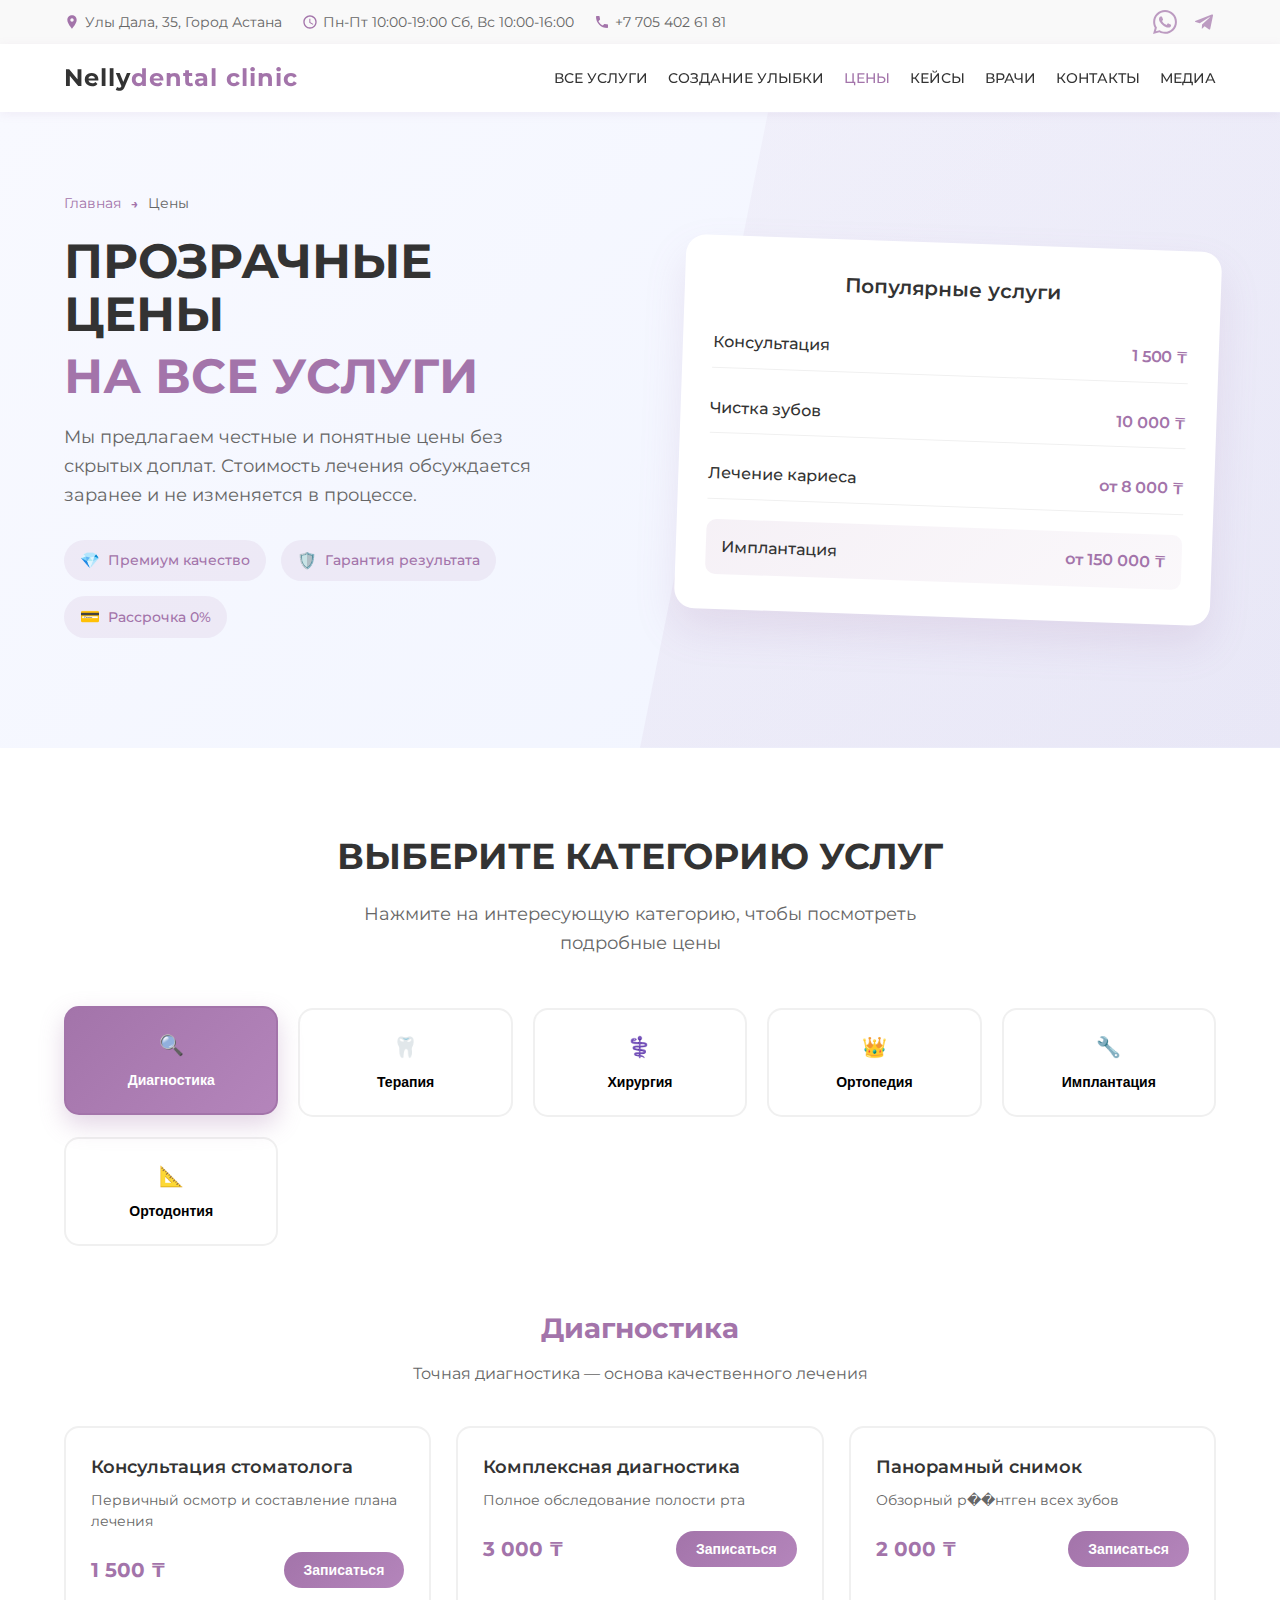
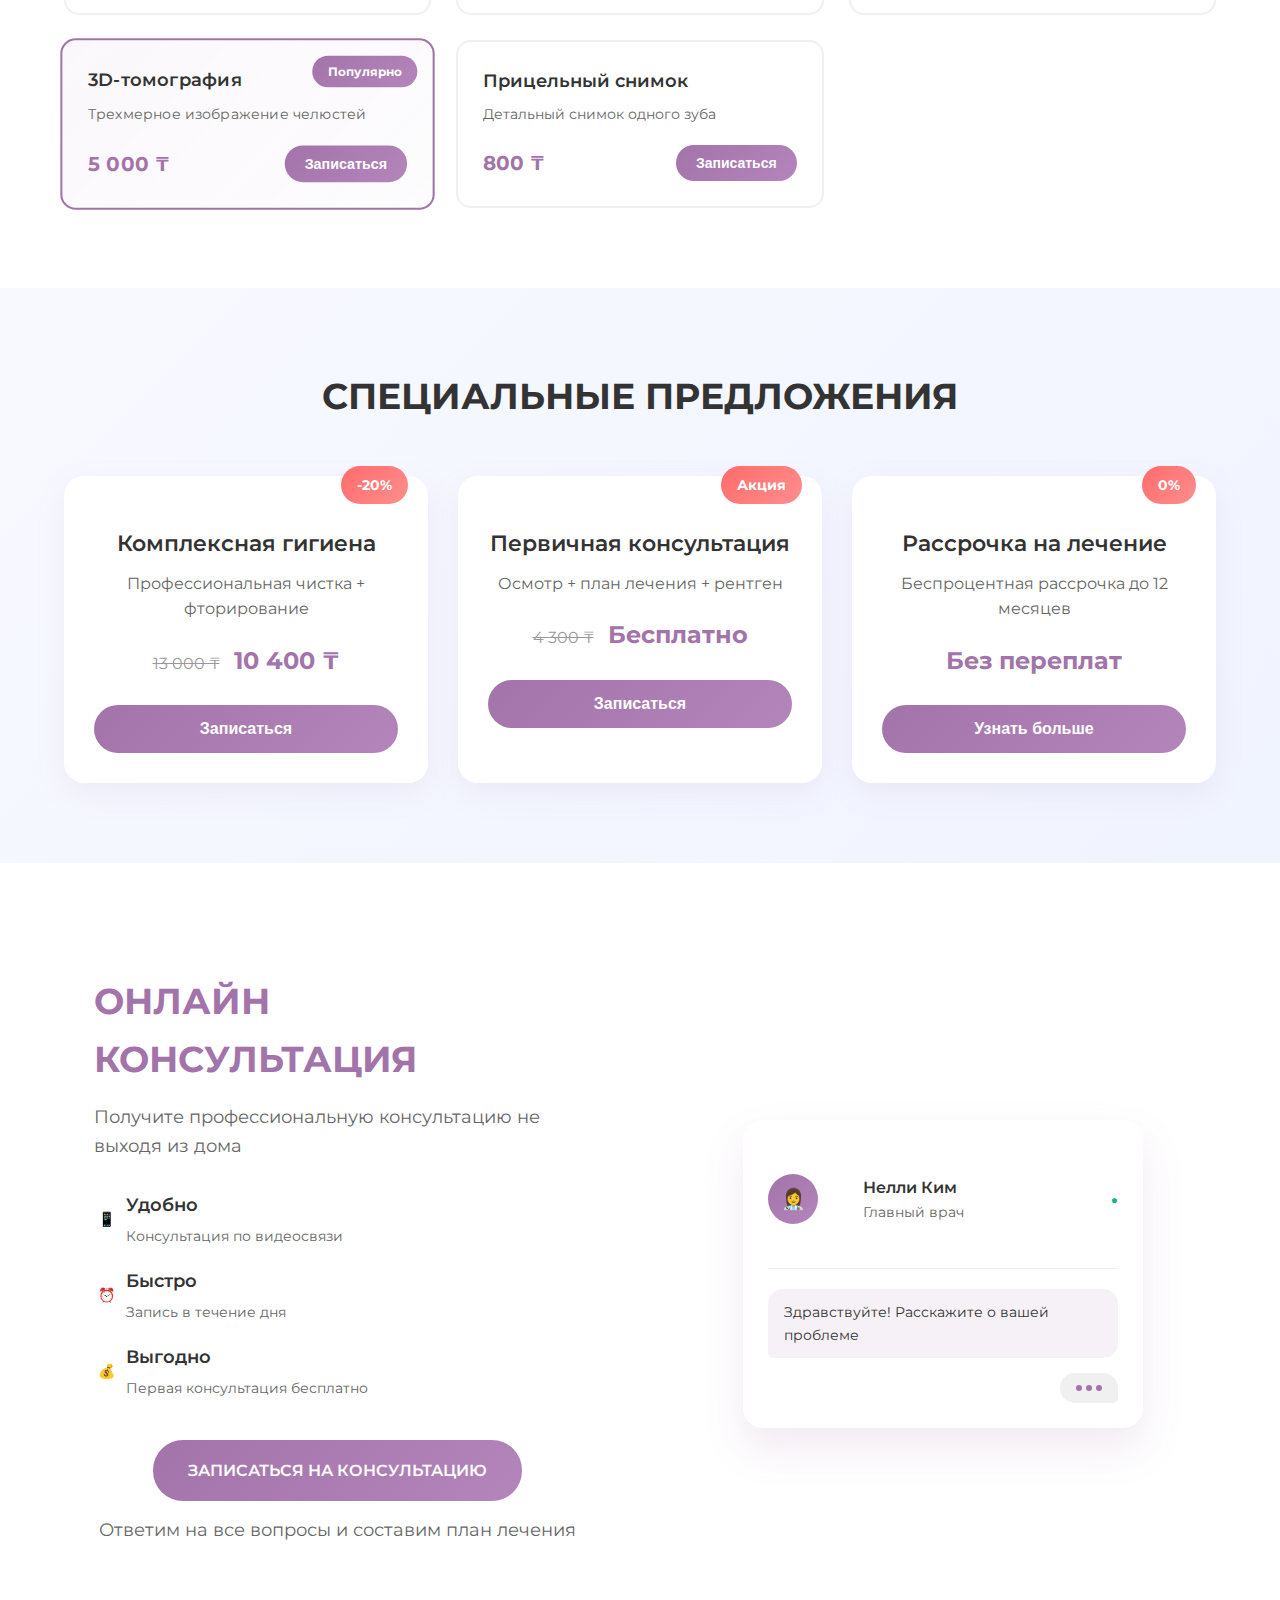
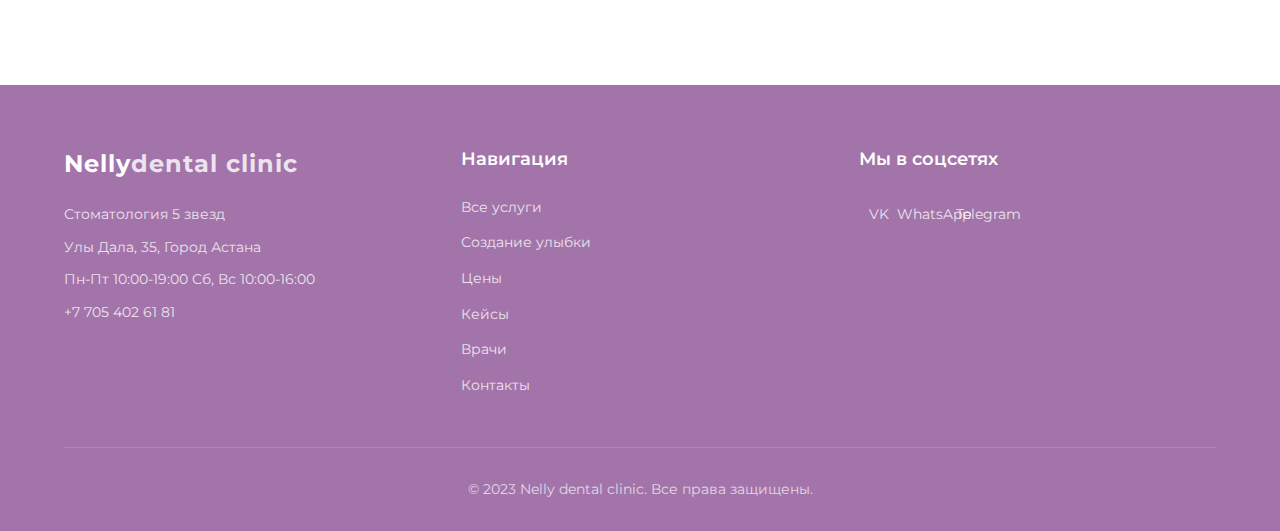
<file: ceny.html>
<!DOCTYPE html>
<html lang="ru">
<head>
    <meta charset="UTF-8">
    <meta name="viewport" content="width=device-width, initial-scale=1.0">
    <title>Цены - Nelly dental clinic</title>
    <link rel="stylesheet" href="styles.css">
    <link rel="preconnect" href="https://fonts.googleapis.com">
    <link rel="preconnect" href="https://fonts.gstatic.com" crossorigin>
    <link href="https://fonts.googleapis.com/css2?family=Montserrat:wght@300;400;500;600;700&display=swap" rel="stylesheet">
</head>
<body>
    <!-- Top Bar -->
    <div class="top-bar">
        <div class="container top-bar-container">
            <div class="top-bar-info">
                <div class="info-item">
                    <span class="icon location-icon"></span>
                    <span>Улы Дала, 35, Город Астана</span>
                </div>
                <div class="info-item">
                    <span class="icon time-icon"></span>
                    <span>Пн-Пт 10:00-19:00 Cб, Вс 10:00-16:00</span>
                </div>
                <div class="info-item phone">
                    <span class="icon phone-icon"></span>
                    <span>+7 705 402 61 81</span>
                </div>
            </div>
            <div class="social-icons">
                <a href="#" class="social-icon vk"></a>
                <a href="#" class="social-icon whatsapp"></a>
                <a href="#" class="social-icon telegram"></a>
            </div>
        </div>
    </div>

    <!-- Header -->
    <header class="header">
        <div class="container header-container">
            <div class="logo">
                <a href="index.html">Nelly<span>dental clinic</span></a>
            </div>
            <nav class="main-nav">
                <ul>
                    <li><a href="uslugi.html">ВСЕ УСЛУГИ</a></li>
                    <li><a href="#">СОЗДАНИЕ УЛЫБКИ</a></li>
                    <li><a href="ceny.html" class="active">ЦЕНЫ</a></li>
                    <li><a href="keysy.html">КЕЙСЫ</a></li>
                    <li><a href="vrachi.html">ВРАЧИ</a></li>
                    <li><a href="kontakty.html">КОНТАКТЫ</a></li>
                    <li><a href="media.html">МЕДИА</a></li>
                </ul>
            </nav>
            <button class="menu-toggle" id="menuToggle">
                <span></span>
                <span></span>
                <span></span>
            </button>
        </div>
    </header>

    <!-- Prices Hero -->
    <section class="prices-hero-modern">
        <div class="container">
            <div class="hero-content-wrapper">
                <div class="hero-text">
                    <div class="breadcrumbs-modern">
                        <a href="index.html">Главная</a>
                        <span class="separator">→</span>
                        <span>Цены</span>
                    </div>
                    <h1>ПРОЗРАЧНЫЕ ЦЕНЫ</h1>
                    <h2>НА ВСЕ УСЛУГИ</h2>
                    <p>Мы предлагаем честные и понятные цены без скрытых доплат. Стоимость лечения обсуждается заранее и не изменяется в процессе.</p>
                    <div class="hero-features">
                        <div class="feature-badge">
                            <span class="badge-icon">💎</span>
                            <span>Премиум качество</span>
                        </div>
                        <div class="feature-badge">
                            <span class="badge-icon">🛡️</span>
                            <span>Гарантия результата</span>
                        </div>
                        <div class="feature-badge">
                            <span class="badge-icon">💳</span>
                            <span>Рассрочка 0%</span>
                        </div>
                    </div>
                </div>
                <div class="hero-visual">
                    <div class="price-preview-card">
                        <div class="card-header">
                            <h3>Популярные услуги</h3>
                        </div>
                        <div class="preview-items">
                            <div class="preview-item">
                                <span class="service">Консультация</span>
                                <span class="price">1 500 ₸</span>
                            </div>
                            <div class="preview-item">
                                <span class="service">Чистка зубов</span>
                                <span class="price">10 000 ₸</span>
                            </div>
                            <div class="preview-item">
                                <span class="service">Лечение кариеса</span>
                                <span class="price">от 8 000 ₸</span>
                            </div>
                            <div class="preview-item featured">
                                <span class="service">Имплантация</span>
                                <span class="price">от 150 000 ₸</span>
                            </div>
                        </div>
                    </div>
                </div>
            </div>
        </div>
    </section>

    <!-- Price Categories -->
    <section class="price-categories-modern">
        <div class="container">
            <div class="section-header">
                <h2>ВЫБЕРИТЕ КАТЕГОРИЮ УСЛУГ</h2>
                <p>Нажмите на интересующую категорию, чтобы посмотреть подробные цены</p>
            </div>

            <div class="price-tabs-modern">
                <button class="price-tab-modern active" data-category="diagnostic">
                    <div class="tab-icon">🔍</div>
                    <span>Диагностика</span>
                </button>
                <button class="price-tab-modern" data-category="therapy">
                    <div class="tab-icon">🦷</div>
                    <span>Терапия</span>
                </button>
                <button class="price-tab-modern" data-category="surgery">
                    <div class="tab-icon">⚕️</div>
                    <span>Хирургия</span>
                </button>
                <button class="price-tab-modern" data-category="orthopedics">
                    <div class="tab-icon">👑</div>
                    <span>Ортопедия</span>
                </button>
                <button class="price-tab-modern" data-category="implantation">
                    <div class="tab-icon">🔧</div>
                    <span>Имплантация</span>
                </button>
                <button class="price-tab-modern" data-category="orthodontics">
                    <div class="tab-icon">📐</div>
                    <span>Ортодонтия</span>
                </button>
            </div>

            <div class="price-tables-modern">
                <!-- Diagnostic Prices -->
                <div class="price-table-modern active" id="diagnostic">
                    <div class="table-header">
                        <h3>Диагностика</h3>
                        <p>Точная диагностика — основа качественного лечения</p>
                    </div>
                    <div class="price-grid">
                        <div class="price-card">
                            <div class="service-info">
                                <h4>Консультация стоматолога</h4>
                                <p>Первичный осмотр и составление плана лечения</p>
                            </div>
                            <div class="price-info">
                                <span class="price">1 500 ₸</span>
                                <button class="book-btn">Записаться</button>
                            </div>
                        </div>
                        <div class="price-card">
                            <div class="service-info">
                                <h4>Комплексная диагностика</h4>
                                <p>Полное обследование полости рта</p>
                            </div>
                            <div class="price-info">
                                <span class="price">3 000 ₸</span>
                                <button class="book-btn">Записаться</button>
                            </div>
                        </div>
                        <div class="price-card">
                            <div class="service-info">
                                <h4>Панорамный снимок</h4>
                                <p>Обзорный р��нтген всех зубов</p>
                            </div>
                            <div class="price-info">
                                <span class="price">2 000 ₸</span>
                                <button class="book-btn">Записаться</button>
                            </div>
                        </div>
                        <div class="price-card featured">
                            <div class="popular-badge">Популярно</div>
                            <div class="service-info">
                                <h4>3D-томография</h4>
                                <p>Трехмерное изображение челюстей</p>
                            </div>
                            <div class="price-info">
                                <span class="price">5 000 ₸</span>
                                <button class="book-btn">Записаться</button>
                            </div>
                        </div>
                        <div class="price-card">
                            <div class="service-info">
                                <h4>Прицельный снимок</h4>
                                <p>Детальный снимок одного зуба</p>
                            </div>
                            <div class="price-info">
                                <span class="price">800 ₸</span>
                                <button class="book-btn">Записаться</button>
                            </div>
                        </div>
                    </div>
                </div>

                <!-- Therapy Prices -->
                <div class="price-table-modern" id="therapy">
                    <div class="table-header">
                        <h3>Терапия</h3>
                        <p>Лечение и профилактика заболеваний зубов</p>
                    </div>
                    <div class="price-grid">
                        <div class="price-card featured">
                            <div class="popular-badge">Хит</div>
                            <div class="service-info">
                                <h4>Лечение кариеса</h4>
                                <p>Современные пломбировочные материалы</p>
                            </div>
                            <div class="price-info">
                                <span class="price">от 8 000 ₸</span>
                                <button class="book-btn">Записаться</button>
                            </div>
                        </div>
                        <div class="price-card">
                            <div class="service-info">
                                <h4>Лечение пульпита</h4>
                                <p>Лечение корневых каналов</p>
                            </div>
                            <div class="price-info">
                                <span class="price">от 15 000 ₸</span>
                                <button class="book-btn">Записаться</button>
                            </div>
                        </div>
                        <div class="price-card">
                            <div class="service-info">
                                <h4>Профессиональная чистка</h4>
                                <p>Удаление зубного камня и налета</p>
                            </div>
                            <div class="price-info">
                                <span class="price">10 000 ₸</span>
                                <button class="book-btn">Записаться</button>
                            </div>
                        </div>
                        <div class="price-card">
                            <div class="service-info">
                                <h4>Отбеливание зубов</h4>
                                <p>Профессиональное отбеливание</p>
                            </div>
                            <div class="price-info">
                                <span class="price">от 30 000 ₸</span>
                                <button class="book-btn">Записаться</button>
                            </div>
                        </div>
                        <div class="price-card">
                            <div class="service-info">
                                <h4>Фторирование</h4>
                                <p>Укрепление эмали зубов</p>
                            </div>
                            <div class="price-info">
                                <span class="price">3 000 ₸</span>
                                <button class="book-btn">Записаться</button>
                            </div>
                        </div>
                    </div>
                </div>

                <!-- Surgery Prices -->
                <div class="price-table-modern" id="surgery">
                    <div class="table-header">
                        <h3>Хирургия</h3>
                        <p>Хирургические вмешательства любой сложности</p>
                    </div>
                    <div class="price-grid">
                        <div class="price-card">
                            <div class="service-info">
                                <h4>Удаление зуба простое</h4>
                                <p>Атравматичное удаление</p>
                            </div>
                            <div class="price-info">
                                <span class="price">от 5 000 ₸</span>
                                <button class="book-btn">Записаться</button>
                            </div>
                        </div>
                        <div class="price-card">
                            <div class="service-info">
                                <h4>Удаление зуба сложное</h4>
                                <p>Сложное удаление с разрезом</p>
                            </div>
                            <div class="price-info">
                                <span class="price">от 10 000 ₸</span>
                                <button class="book-btn">Записаться</button>
                            </div>
                        </div>
                        <div class="price-card">
                            <div class="service-info">
                                <h4>Удаление зуба мудрости</h4>
                                <p>Удаление ретинированных зубов</p>
                            </div>
                            <div class="price-info">
                                <span class="price">от 15 000 ₸</span>
                                <button class="book-btn">Записаться</button>
                            </div>
                        </div>
                        <div class="price-card">
                            <div class="service-info">
                                <h4>Пластика десны</h4>
                                <p>Коррекция десневого контура</p>
                            </div>
                            <div class="price-info">
                                <span class="price">от 20 000 ₸</span>
                                <button class="book-btn">Записаться</button>
                            </div>
                        </div>
                        <div class="price-card featured">
                            <div class="popular-badge">Сложная</div>
                            <div class="service-info">
                                <h4>Синус-лифтинг</h4>
                                <p>Наращивание костной ткани</p>
                            </div>
                            <div class="price-info">
                                <span class="price">от 50 000 ₸</span>
                                <button class="book-btn">Записаться</button>
                            </div>
                        </div>
                    </div>
                </div>

                <!-- Orthopedics Prices -->
                <div class="price-table-modern" id="orthopedics">
                    <div class="table-header">
                        <h3>Ортопедия</h3>
                        <p>Восстановление зубов коронками и протезами</p>
                    </div>
                    <div class="price-grid">
                        <div class="price-card">
                            <div class="service-info">
                                <h4>Коронка металлокерамическая</h4>
                                <p>Прочная и эстетичная коронка</p>
                            </div>
                            <div class="price-info">
                                <span class="price">от 25 000 ₸</span>
                                <button class="book-btn">Записаться</button>
                            </div>
                        </div>
                        <div class="price-card featured">
                            <div class="popular-badge">Премиум</div>
                            <div class="service-info">
                                <h4>Коронка безметалловая</h4>
                                <p>Максимальная эстетика</p>
                            </div>
                            <div class="price-info">
                                <span class="price">от 40 000 ₸</span>
                                <button class="book-btn">Записаться</button>
                            </div>
                        </div>
                        <div class="price-card">
                            <div class="service-info">
                                <h4>Виниры</h4>
                                <p>Керамические накладки</p>
                            </div>
                            <div class="price-info">
                                <span class="price">от 50 000 ₸</span>
                                <button class="book-btn">Записаться</button>
                            </div>
                        </div>
                        <div class="price-card">
                            <div class="service-info">
                                <h4>Съемные протезы</h4>
                                <p>Частичные и полные протезы</p>
                            </div>
                            <div class="price-info">
                                <span class="price">от 60 000 ₸</span>
                                <button class="book-btn">Записаться</button>
                            </div>
                        </div>
                        <div class="price-card">
                            <div class="service-info">
                                <h4>Бюгельные протезы</h4>
                                <p>Протезы на металлическом каркасе</p>
                            </div>
                            <div class="price-info">
                                <span class="price">от 80 000 ₸</span>
                                <button class="book-btn">Записаться</button>
                            </div>
                        </div>
                    </div>
                </div>

                <!-- Implantation Prices -->
                <div class="price-table-modern" id="implantation">
                    <div class="table-header">
                        <h3>Имплантация</h3>
                        <p>Современные импланты с пожизненной гарантией</p>
                    </div>
                    <div class="price-grid">
                        <div class="price-card featured">
                            <div class="popular-badge">Под ключ</div>
                            <div class="service-info">
                                <h4>Имплантация под ключ</h4>
                                <p>Имплант + коронка + работа</p>
                            </div>
                            <div class="price-info">
                                <span class="price">от 150 000 ₸</span>
                                <button class="book-btn">Записаться</button>
                            </div>
                        </div>
                        <div class="price-card">
                            <div class="service-info">
                                <h4>Установка импланта</h4>
                                <p>Хирургический этап</p>
                            </div>
                            <div class="price-info">
                                <span class="price">от 80 000 ₸</span>
                                <button class="book-btn">Записаться</button>
                            </div>
                        </div>
                        <div class="price-card">
                            <div class="service-info">
                                <h4>Формирователь десны</h4>
                                <p>Формирование десневого контура</p>
                            </div>
                            <div class="price-info">
                                <span class="price">10 000 ₸</span>
                                <button class="book-btn">Записаться</button>
                            </div>
                        </div>
                        <div class="price-card">
                            <div class="service-info">
                                <h4>Абатмент</h4>
                                <p>Переходник между имплантом и коронкой</p>
                            </div>
                            <div class="price-info">
                                <span class="price">от 20 000 ₸</span>
                                <button class="book-btn">Записаться</button>
                            </div>
                        </div>
                        <div class="price-card">
                            <div class="service-info">
                                <h4>Коронка на имплант</h4>
                                <p>Керамическая коронка</p>
                            </div>
                            <div class="price-info">
                                <span class="price">от 40 000 ₸</span>
                                <button class="book-btn">Записаться</button>
                            </div>
                        </div>
                    </div>
                </div>

                <!-- Orthodontics Prices -->
                <div class="price-table-modern" id="orthodontics">
                    <div class="table-header">
                        <h3>Ортодонтия</h3>
                        <p>Исправление прикуса и выравнивание зубов</p>
                    </div>
                    <div class="price-grid">
                        <div class="price-card">
                            <div class="service-info">
                                <h4>Брекет-система металлическая</h4>
                                <p>Классические брекеты</p>
                            </div>
                            <div class="price-info">
                                <span class="price">от 150 000 ₸</span>
                                <button class="book-btn">Записаться</button>
                            </div>
                        </div>
                        <div class="price-card">
                            <div class="service-info">
                                <h4>Брекет-система керамическая</h4>
                                <p>Эстетичные брекеты</p>
                            </div>
                            <div class="price-info">
                                <span class="price">от 200 000 ₸</span>
                                <button class="book-btn">Записаться</button>
                            </div>
                        </div>
                        <div class="price-card featured">
                            <div class="popular-badge">Топ</div>
                            <div class="service-info">
                                <h4>Элайнеры</h4>
                                <p>Невидимые капы для выравнивания</p>
                            </div>
                            <div class="price-info">
                                <span class="price">от 250 000 ₸</span>
                                <button class="book-btn">Записаться</button>
                            </div>
                        </div>
                        <div class="price-card">
                            <div class="service-info">
                                <h4>Ретейнеры</h4>
                                <p>Закрепление результата лечения</p>
                            </div>
                            <div class="price-info">
                                <span class="price">от 15 000 ₸</span>
                                <button class="book-btn">Записаться</button>
                            </div>
                        </div>
                        <div class="price-card">
                            <div class="service-info">
                                <h4>Коррекция прикуса</h4>
                                <p>Комплексное лечение</p>
                            </div>
                            <div class="price-info">
                                <span class="price">от 100 000 ₸</span>
                                <button class="book-btn">Записаться</button>
                            </div>
                        </div>
                    </div>
                </div>
            </div>
        </div>
    </section>

    <!-- Special Offers -->
    <section class="special-offers">
        <div class="container">
            <h2>СПЕЦИАЛЬНЫЕ ПРЕДЛОЖЕНИЯ</h2>
            <div class="offers-grid">
                <div class="offer-card">
                    <div class="offer-badge">-20%</div>
                    <h3>Комплексная гигиена</h3>
                    <p>Профессиональная чистка + фторирование</p>
                    <div class="offer-price">
                        <span class="old-price">13 000 ₸</span>
                        <span class="new-price">10 400 ₸</span>
                    </div>
                    <button class="offer-btn">Записаться</button>
                </div>
                <div class="offer-card">
                    <div class="offer-badge">Акция</div>
                    <h3>Первичная консультация</h3>
                    <p>Осмотр + план лечения + рентген</p>
                    <div class="offer-price">
                        <span class="old-price">4 300 ₸</span>
                        <span class="new-price">Бесплатно</span>
                    </div>
                    <button class="offer-btn">Записаться</button>
                </div>
                <div class="offer-card">
                    <div class="offer-badge">0%</div>
                    <h3>Рассрочка на лечение</h3>
                    <p>Беспроцентная рассрочка до 12 месяцев</p>
                    <div class="offer-price">
                        <span class="new-price">Без переплат</span>
                    </div>
                    <button class="offer-btn">Узнать больше</button>
                </div>
            </div>
        </div>
    </section>

    <!-- Online Consultation -->
    <section class="online-consultation-modern">
        <div class="container">
            <div class="consultation-wrapper">
                <div class="consultation-content">
                    <h2>ОНЛАЙН КОНСУЛЬТАЦИЯ</h2>
                    <p>Получите профессиональную консультацию не выходя из дома</p>
                    
                    <div class="consultation-features">
                        <div class="feature">
                            <div class="feature-icon">📱</div>
                            <div class="feature-text">
                                <h4>Удобно</h4>
                                <p>Консультация по видеосвязи</p>
                            </div>
                        </div>
                        <div class="feature">
                            <div class="feature-icon">⏰</div>
                            <div class="feature-text">
                                <h4>Быстро</h4>
                                <p>Запись в течение дня</p>
                            </div>
                        </div>
                        <div class="feature">
                            <div class="feature-icon">💰</div>
                            <div class="feature-text">
                                <h4>Выгодно</h4>
                                <p>Первая консультация бесплатно</p>
                            </div>
                        </div>
                    </div>
                    
                    <div class="consultation-cta">
                        <a href="#" class="cta-button-modern">ЗАПИСАТЬСЯ НА КОНСУЛЬТАЦИЮ</a>
                        <p class="cta-note">Ответим на все вопросы и составим план лечения</p>
                    </div>
                </div>
                <div class="consultation-visual">
                    <div class="consultation-card-visual">
                        <div class="card-header-visual">
                            <div class="doctor-avatar"></div>
                            <div class="doctor-info">
                                <h4>Нелли Ким</h4>
                                <p>Главный врач</p>
                            </div>
                            <div class="status-online">●</div>
                        </div>
                        <div class="consultation-preview">
                            <div class="message">
                                <p>Здравствуйте! Расскажите о вашей проблеме</p>
                            </div>
                            <div class="typing-indicator">
                                <span></span>
                                <span></span>
                                <span></span>
                            </div>
                        </div>
                    </div>
                </div>
            </div>
        </div>
    </section>

    <!-- Footer -->
    <footer class="footer">
        <div class="container">
            <div class="footer-content">
                <div class="footer-info">
                    <div class="footer-logo">
                        <a href="index.html">Nelly<span>dental clinic</span></a>
                    </div>
                    <p>Стоматология 5 звезд</p>
                    <p>Улы Дала, 35, Город Астана</p>
                    <p>Пн-Пт 10:00-19:00 Cб, Вс 10:00-16:00</p>
                    <p>+7 705 402 61 81</p>
                </div>
                <div class="footer-nav">
                    <h3>Навигация</h3>
                    <ul>
                        <li><a href="uslugi.html">Все услуги</a></li>
                        <li><a href="#">Создание улыбки</a></li>
                        <li><a href="ceny.html">Цены</a></li>
                        <li><a href="keysy.html">Кейсы</a></li>
                        <li><a href="vrachi.html">Врачи</a></li>
                        <li><a href="kontakty.html">Контакты</a></li>
                    </ul>
                </div>
                <div class="footer-social">
                    <h3>Мы в соцсетях</h3>
                    <div class="social-links">
                        <a href="#" class="social-link">VK</a>
                        <a href="#" class="social-link">WhatsApp</a>
                        <a href="#" class="social-link">Telegram</a>
                    </div>
                </div>
            </div>
            <div class="copyright">
                <p>© 2023 Nelly dental clinic. Все права защищены.</p>
            </div>
        </div>
    </footer>

    <script src="script.js"></script>
</body>
</html>
</file>
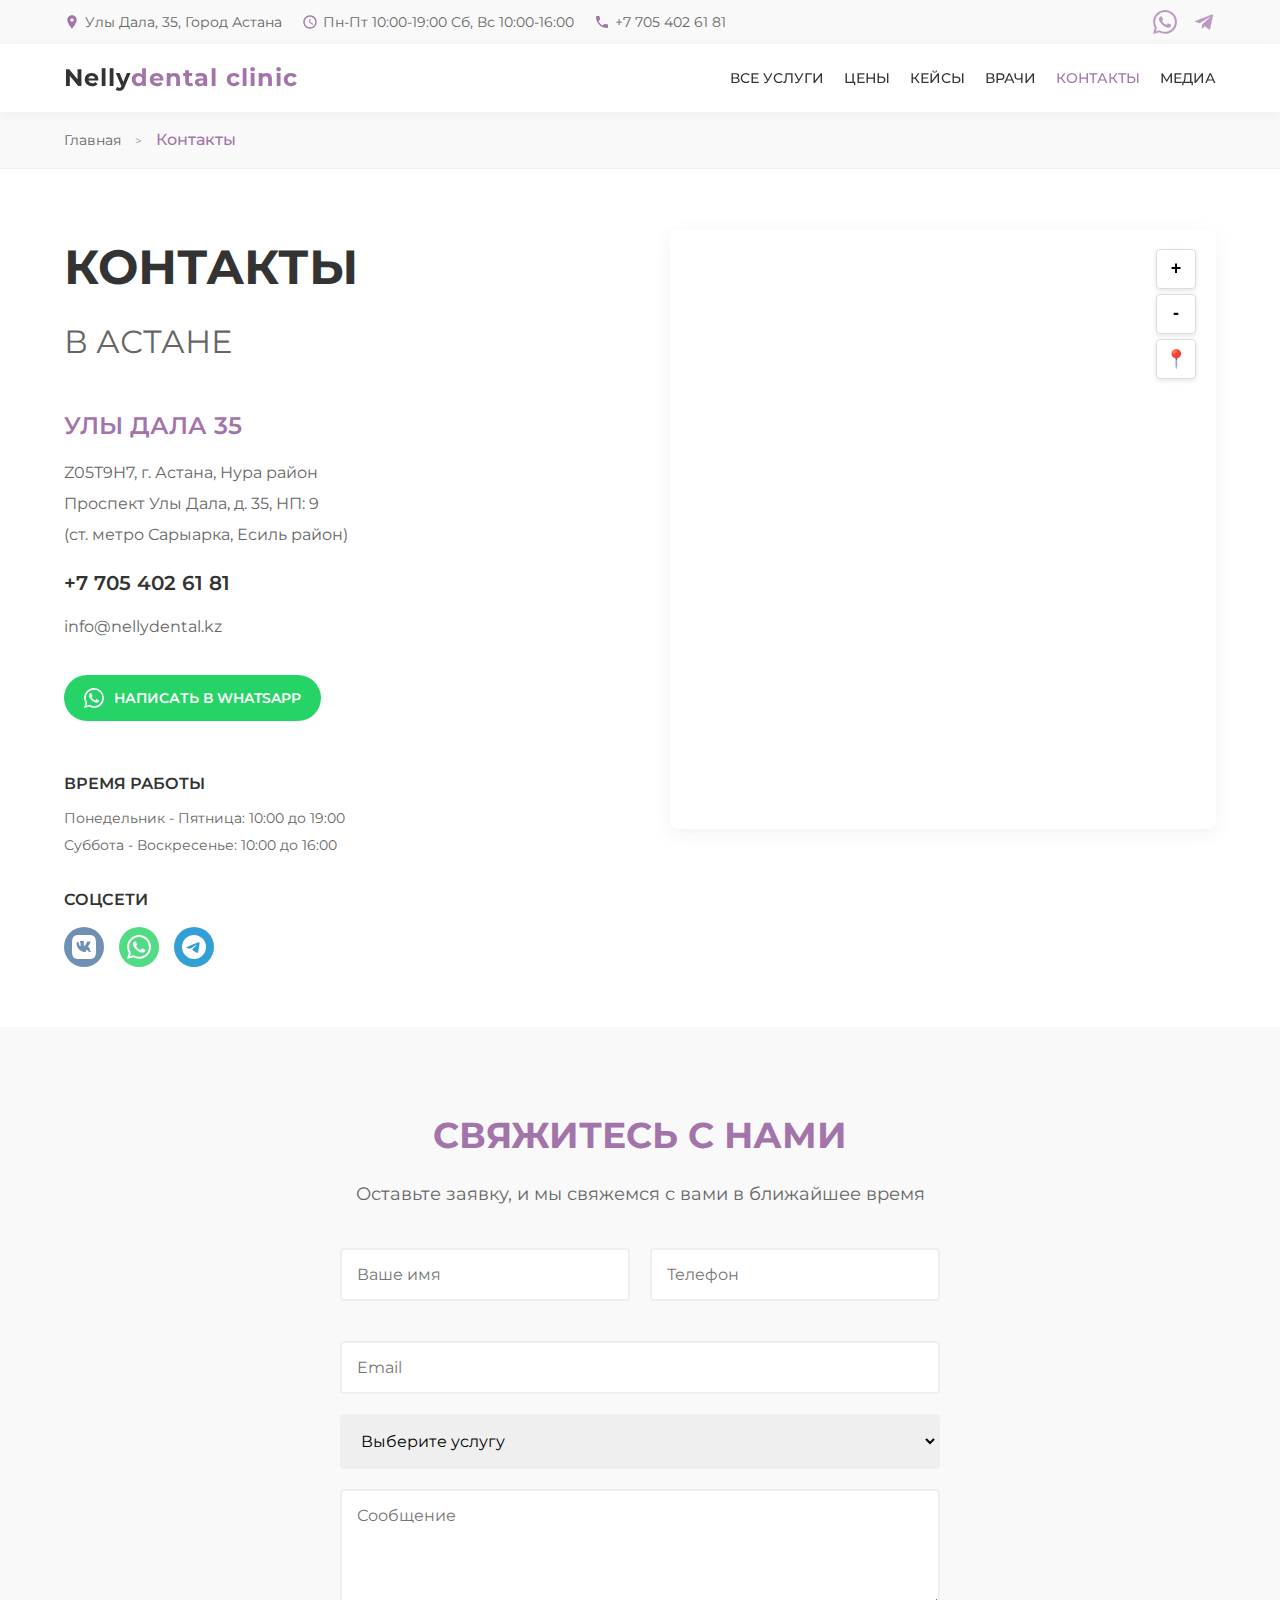
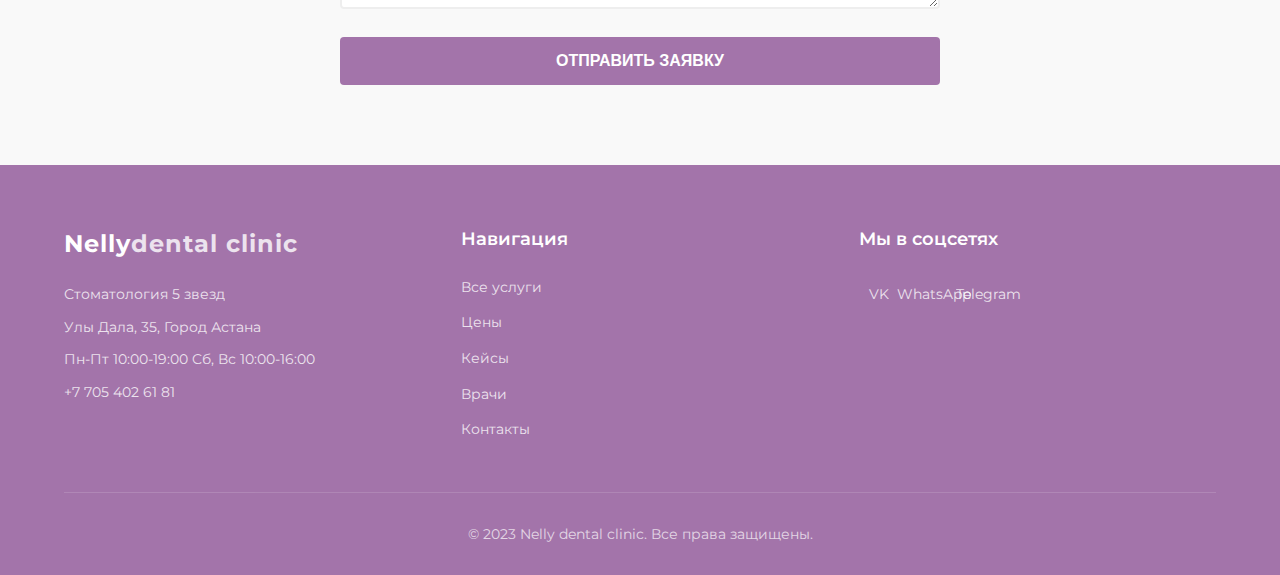
<file: kontakty.html>
<!DOCTYPE html>
<html lang="ru">
<head>
    <meta charset="UTF-8">
    <meta name="viewport" content="width=device-width, initial-scale=1.0">
    <title>Контакты - Nelly dental clinic</title>
    <link rel="stylesheet" href="styles.css">
    <link rel="preconnect" href="https://fonts.googleapis.com">
    <link rel="preconnect" href="https://fonts.gstatic.com" crossorigin>
    <link href="https://fonts.googleapis.com/css2?family=Montserrat:wght@300;400;500;600;700&display=swap" rel="stylesheet">
</head>
<body>
    <!-- Top Bar -->
    <div class="top-bar">
        <div class="container top-bar-container">
            <div class="top-bar-info">
                <div class="info-item">
                    <span class="icon location-icon"></span>
                    <span>Улы Дала, 35, Город Астана</span>
                </div>
                <div class="info-item">
                    <span class="icon time-icon"></span>
                    <span>Пн-Пт 10:00-19:00 Cб, Вс 10:00-16:00</span>
                </div>
                <div class="info-item phone">
                    <span class="icon phone-icon"></span>
                    <span>+7 705 402 61 81</span>
                </div>
            </div>
            <div class="social-icons">
                <a href="#" class="social-icon vk"></a>
                <a href="#" class="social-icon whatsapp"></a>
                <a href="#" class="social-icon telegram"></a>
            </div>
        </div>
    </div>

    <!-- Header -->
    <header class="header">
        <div class="container header-container">
            <div class="logo">
                <a href="index.html">Nelly<span>dental clinic</span></a>
            </div>
            <nav class="main-nav">
                <ul>
                    <li><a href="uslugi.html">ВСЕ УСЛУГИ</a></li>
                    <li><a href="ceny.html">ЦЕНЫ</a></li>
                    <li><a href="keysy.html">КЕЙСЫ</a></li>
                    <li><a href="vrachi.html">ВРАЧИ</a></li>
                    <li><a href="kontakty.html" class="active">КОНТАКТЫ</a></li>
                    <li><a href="media.html">МЕДИА</a></li>
                </ul>
            </nav>
            <button class="menu-toggle" id="menuToggle">
                <span></span>
                <span></span>
                <span></span>
            </button>
        </div>
    </header>

    <!-- Breadcrumb -->
    <div class="breadcrumb">
        <div class="container">
            <a href="index.html">Главная</a>
            <span class="separator">></span>
            <span>Контакты</span>
        </div>
    </div>

    <!-- Contacts Section -->
    <section class="contacts-section">
        <div class="container">
            <div class="contacts-content">
                <div class="contacts-info">
                    <h1>КОНТАКТЫ</h1>
                    <h2>В АСТАНЕ</h2>
                    
                    <div class="contact-block">
                        <h3>УЛЫ ДАЛА 35</h3>
                        <div class="address-details">
                            <p>Z05T9H7, г. Астана, Нура район</p>
                            <p>Проспект Улы Дала, д. 35, НП: 9</p>
                            <p>(ст. метро Сарыарка, Есиль район)</p>
                        </div>
                        
                        <div class="contact-item">
                            <strong>+7 705 402 61 81</strong>
                        </div>
                        
                        <div class="contact-item">
                            <span>info@nellydental.kz</span>
                        </div>
                        
                        <a href="https://wa.me/77054026181" class="whatsapp-btn" target="_blank">
                            <svg width="20" height="20" viewBox="0 0 24 24" fill="none" xmlns="http://www.w3.org/2000/svg">
                                <path d="M17.472 14.382c-.297-.149-1.758-.867-2.03-.967-.273-.099-.471-.148-.67.15-.197.297-.767.966-.94 1.164-.173.199-.347.223-.644.075-.297-.15-1.255-.463-2.39-1.475-.883-.788-1.48-1.761-1.653-2.059-.173-.297-.018-.458.13-.606.134-.133.298-.347.446-.52.149-.174.198-.298.298-.497.099-.198.05-.371-.025-.52-.075-.149-.669-1.612-.916-2.207-.242-.579-.487-.5-.669-.51-.173-.008-.371-.01-.57-.01-.198 0-.52.074-.792.372-.272.297-1.04 1.016-1.04 2.479 0 1.462 1.065 2.875 1.213 3.074.149.198 2.096 3.2 5.077 4.487.709.306 1.262.489 1.694.625.712.227 1.36.195 1.871.118.571-.085 1.758-.719 2.006-1.413.248-.694.248-1.289.173-1.413-.074-.124-.272-.198-.57-.347m-5.421 7.403h-.004a9.87 9.87 0 01-5.031-1.378l-.361-.214-3.741.982.998-3.648-.235-.374a9.86 9.86 0 01-1.51-5.26c.001-5.45 4.436-9.884 9.888-9.884 2.64 0 5.122 1.03 6.988 2.898a9.825 9.825 0 012.893 6.994c-.003 5.45-4.437 9.884-9.885 9.884m8.413-18.297A11.815 11.815 0 0012.05 0C5.495 0 .16 5.335.157 11.892c0 2.096.547 4.142 1.588 5.945L.057 24l6.305-1.654a11.882 11.882 0 005.683 1.448h.005c6.554 0 11.89-5.335 11.893-11.893A11.821 11.821 0 0020.465 3.516" fill="currentColor"/>
                            </svg>
                            НАПИСАТЬ В WHATSAPP
                        </a>
                        
                        <div class="working-hours">
                            <h4>ВРЕМЯ РАБОТЫ</h4>
                            <p>Понедельник - Пятница: 10:00 до 19:00</p>
                            <p>Суббота - Воскресенье: 10:00 до 16:00</p>
                        </div>
                        
                        <div class="social-networks">
                            <h4>СОЦСЕТИ</h4>
                            <div class="social-links">
                                <a href="#" class="social-link vk-link">
                                    <svg width="24" height="24" viewBox="0 0 24 24" fill="none" xmlns="http://www.w3.org/2000/svg">
                                        <path d="M15.684 0H8.316C1.592 0 0 1.592 0 8.316v7.368C0 22.408 1.592 24 8.316 24h7.368C22.408 24 24 22.408 24 15.684V8.316C24 1.592 22.408 0 15.684 0zm3.692 17.123h-1.744c-.66 0-.864-.525-2.05-1.727-1.033-1.01-1.49-.856-1.49.302 0 .837-.133 1.425-1.425 1.425-2.235 0-4.713-1.351-6.465-3.863C4.715 11.017 3.94 7.32 5.368 6.71c.464-.198.918.065 1.125.84.293 1.103.657 2.145 1.125 3.104.234.48.39.64.566.64.176 0 .41-.16.41-.615V8.55c-.117-1.28-.684-1.395-.684-1.844 0-.293.234-.586.645-.586h2.754c.41 0 .557.205.557.82v3.487c0 .41.176.557.293.557.176 0 .41-.147.82-.557 1.265-1.42 2.167-3.6 2.167-3.6.117-.234.322-.41.645-.41h1.744c.82 0 .996.41.82.967-.41 1.29-2.108 3.605-2.108 3.605-.176.264-.234.41 0 .703 1.744 2.284 1.744 2.426 1.744 2.426.41.82-.41 1.103-.41 1.103z" fill="currentColor"/>
                                    </svg>
                                </a>
                                <a href="https://wa.me/77054026181" class="social-link whatsapp-link" target="_blank">
                                    <svg width="24" height="24" viewBox="0 0 24 24" fill="none" xmlns="http://www.w3.org/2000/svg">
                                        <path d="M17.472 14.382c-.297-.149-1.758-.867-2.03-.967-.273-.099-.471-.148-.67.15-.197.297-.767.966-.94 1.164-.173.199-.347.223-.644.075-.297-.15-1.255-.463-2.39-1.475-.883-.788-1.48-1.761-1.653-2.059-.173-.297-.018-.458.13-.606.134-.133.298-.347.446-.52.149-.174.198-.298.298-.497.099-.198.05-.371-.025-.52-.075-.149-.669-1.612-.916-2.207-.242-.579-.487-.5-.669-.51-.173-.008-.371-.01-.57-.01-.198 0-.52.074-.792.372-.272.297-1.04 1.016-1.04 2.479 0 1.462 1.065 2.875 1.213 3.074.149.198 2.096 3.2 5.077 4.487.709.306 1.262.489 1.694.625.712.227 1.36.195 1.871.118.571-.085 1.758-.719 2.006-1.413.248-.694.248-1.289.173-1.413-.074-.124-.272-.198-.57-.347m-5.421 7.403h-.004a9.87 9.87 0 01-5.031-1.378l-.361-.214-3.741.982.998-3.648-.235-.374a9.86 9.86 0 01-1.51-5.26c.001-5.45 4.436-9.884 9.888-9.884 2.64 0 5.122 1.03 6.988 2.898a9.825 9.825 0 012.893 6.994c-.003 5.45-4.437 9.884-9.885 9.884m8.413-18.297A11.815 11.815 0 0012.05 0C5.495 0 .16 5.335.157 11.892c0 2.096.547 4.142 1.588 5.945L.057 24l6.305-1.654a11.882 11.882 0 005.683 1.448h.005c6.554 0 11.89-5.335 11.893-11.893A11.821 11.821 0 0020.465 3.516" fill="currentColor"/>
                                    </svg>
                                </a>
                                <a href="#" class="social-link telegram-link">
                                    <svg width="24" height="24" viewBox="0 0 24 24" fill="none" xmlns="http://www.w3.org/2000/svg">
                                        <path d="M11.944 0A12 12 0 0 0 0 12a12 12 0 0 0 12 12 12 12 0 0 0 12-12A12 12 0 0 0 12 0a12 12 0 0 0-.056 0zm4.962 7.224c.1-.002.321.023.465.14a.506.506 0 0 1 .171.325c.016.093.036.306.02.472-.18 1.898-.962 6.502-1.36 8.627-.168.9-.499 1.201-.82 1.23-.696.065-1.225-.46-1.9-.902-1.056-.693-1.653-1.124-2.678-1.8-1.185-.78-.417-1.21.258-1.91.177-.184 3.247-2.977 3.307-3.23.007-.032.014-.15-.056-.212s-.174-.041-.249-.024c-.106.024-1.793 1.14-5.061 3.345-.48.33-.913.49-1.302.48-.428-.008-1.252-.241-1.865-.44-.752-.245-1.349-.374-1.297-.789.027-.216.325-.437.893-.663 3.498-1.524 5.83-2.529 6.998-3.014 3.332-1.386 4.025-1.627 4.476-1.635z" fill="currentColor"/>
                                    </svg>
                                </a>
                            </div>
                        </div>
                    </div>
                </div>
                
                <div class="map-container">
                    <div class="map-placeholder">
                        <iframe 
                            src= "https://www.google.com/maps/embed?pb=!1m14!1m8!1m3!1d5958.9674176484!2d71.40056616210235!3d51.10039380849823!3m2!1i1024!2i768!4f13.1!3m3!1m2!1s0x424585b425147fef%3A0x89ee70d2fd7565c!2zM0NYMytYM1IsINC_0YDQvtGB0L8uINCj0LvRiyDQlNCw0LvQsCwg0JDRgdGC0LDQvdCwIDAyMDAwMA!5e0!3m2!1sru!2skz!4v1750001314773!5m2!1sru!2skz"
                            width="100%" 
                            height="100%" 
                            style="border:0;" 
                            allowfullscreen="" 
                            loading="lazy" 
                            referrerpolicy="no-referrer-when-downgrade">
                        </iframe>
                        <div class="map-controls">
                            <button class="map-control zoom-in">+</button>
                            <button class="map-control zoom-out">-</button>
                            <button class="map-control location">📍</button>
                        </div>
                    </div>
                </div>
            </div>
        </div>
    </section>

    <!-- Contact Form Section -->
    <section class="contact-form-section">
        <div class="container">
            <div class="contact-form-content">
                <h2>СВЯЖИТЕСЬ С НАМИ</h2>
                <p>Оставьте заявку, и мы свяжемся с вами в ближайшее время</p>
                
                <form class="contact-form" id="contactForm">
                    <div class="form-row">
                        <div class="form-group">
                            <input type="text" id="name" name="name" placeholder="Ваше имя" required>
                        </div>
                        <div class="form-group">
                            <input type="tel" id="phone" name="phone" placeholder="Телефон" required>
                        </div>
                    </div>
                    <div class="form-group">
                        <input type="email" id="email" name="email" placeholder="Email">
                    </div>
                    <div class="form-group">
                        <select id="service" name="service" required>
                            <option value="">Выберите услугу</option>
                            <option value="consultation">Консультация</option>
                            <option value="cleaning">Профессиональная чистка</option>
                            <option value="whitening">Отбеливание зубов</option>
                            <option value="implants">Имплантация</option>
                            <option value="orthodontics">Ортодонтия</option>
                            <option value="prosthetics">Протезирование</option>
                            <option value="surgery">Хирургия</option>
                            <option value="other">Другое</option>
                        </select>
                    </div>
                    <div class="form-group">
                        <textarea id="message" name="message" placeholder="Сообщение" rows="4"></textarea>
                    </div>
                    <button type="submit" class="submit-btn">ОТПРАВИТЬ ЗАЯВКУ</button>
                </form>
            </div>
        </div>
    </section>

    <!-- Footer -->
    <footer class="footer">
        <div class="container">
            <div class="footer-content">
                <div class="footer-info">
                    <div class="footer-logo">
                        <a href="index.html">Nelly<span>dental clinic</span></a>
                    </div>
                    <p>Стоматология 5 звезд</p>
                    <p>Улы Дала, 35, Город Астана</p>
                    <p>Пн-Пт 10:00-19:00 Cб, Вс 10:00-16:00</p>
                    <p>+7 705 402 61 81</p>
                </div>
                <div class="footer-nav">
                    <h3>Навигация</h3>
                    <ul>
                        <li><a href="uslugi.html">Все услуги</a></li>
                        <li><a href="ceny.html">Цены</a></li>
                        <li><a href="keysy.html">Кейсы</a></li>
                        <li><a href="vrachi.html">Врачи</a></li>
                        <li><a href="kontakty.html">Контакты</a></li>
                    </ul>
                </div>
                <div class="footer-social">
                    <h3>Мы в соцсетях</h3>
                    <div class="social-links">
                        <a href="#" class="social-link">VK</a>
                        <a href="#" class="social-link">WhatsApp</a>
                        <a href="#" class="social-link">Telegram</a>
                    </div>
                </div>
            </div>
            <div class="copyright">
                <p>© 2023 Nelly dental clinic. Все права защищены.</p>
            </div>
        </div>
    </footer>

    <script src="script.js"></script>
</body>
</html>
</file>
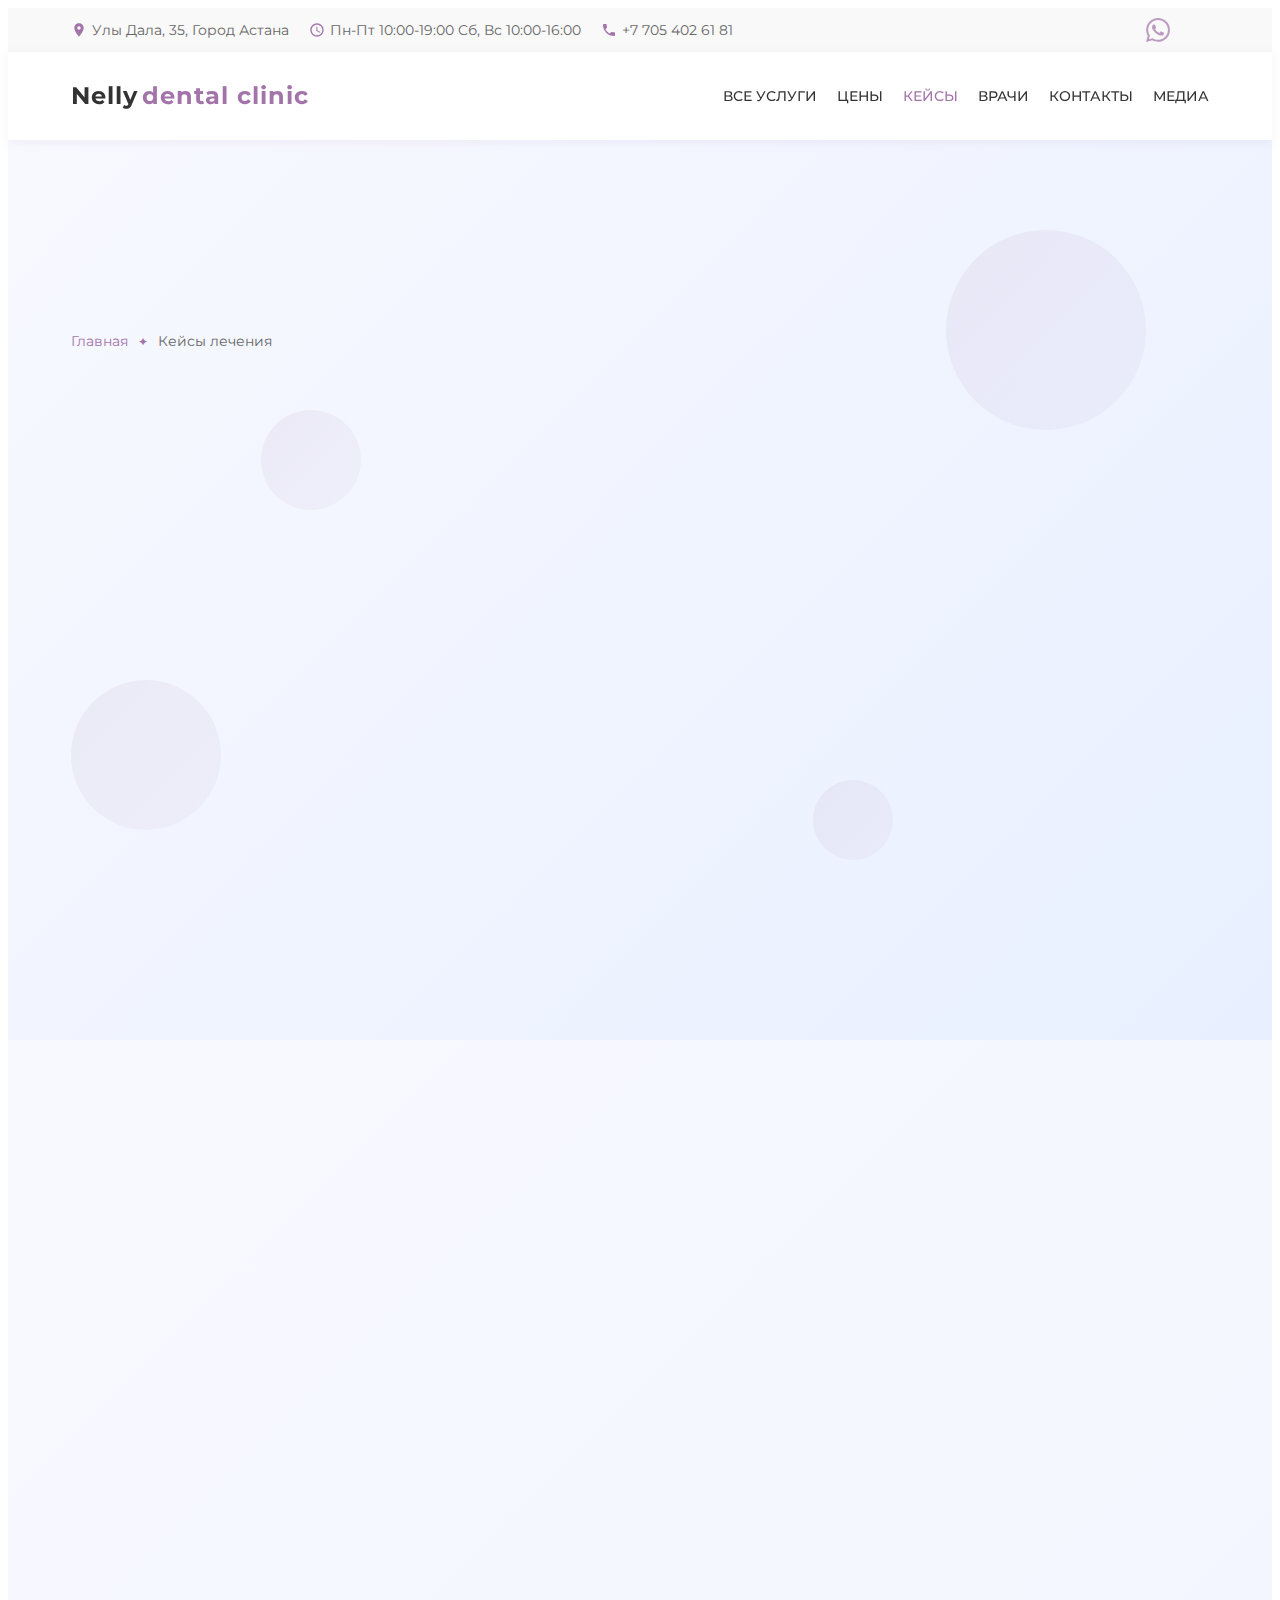
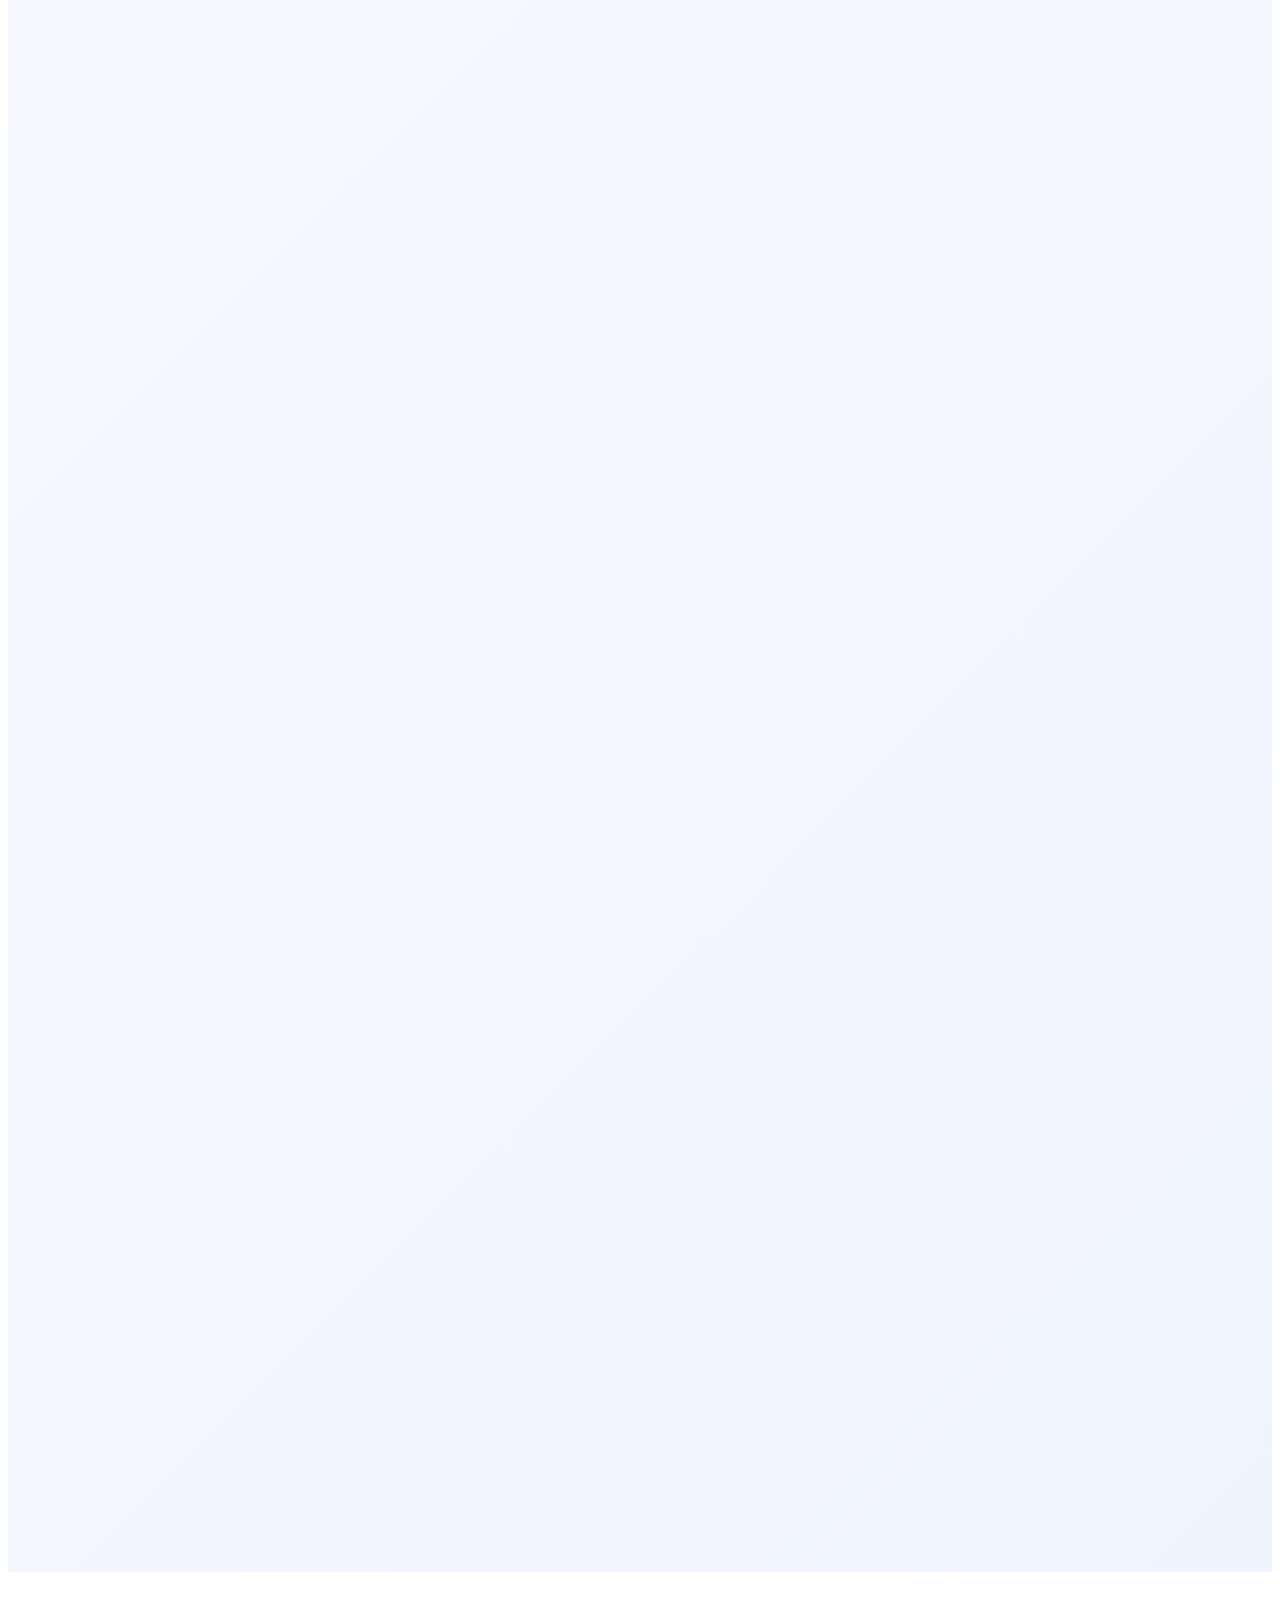
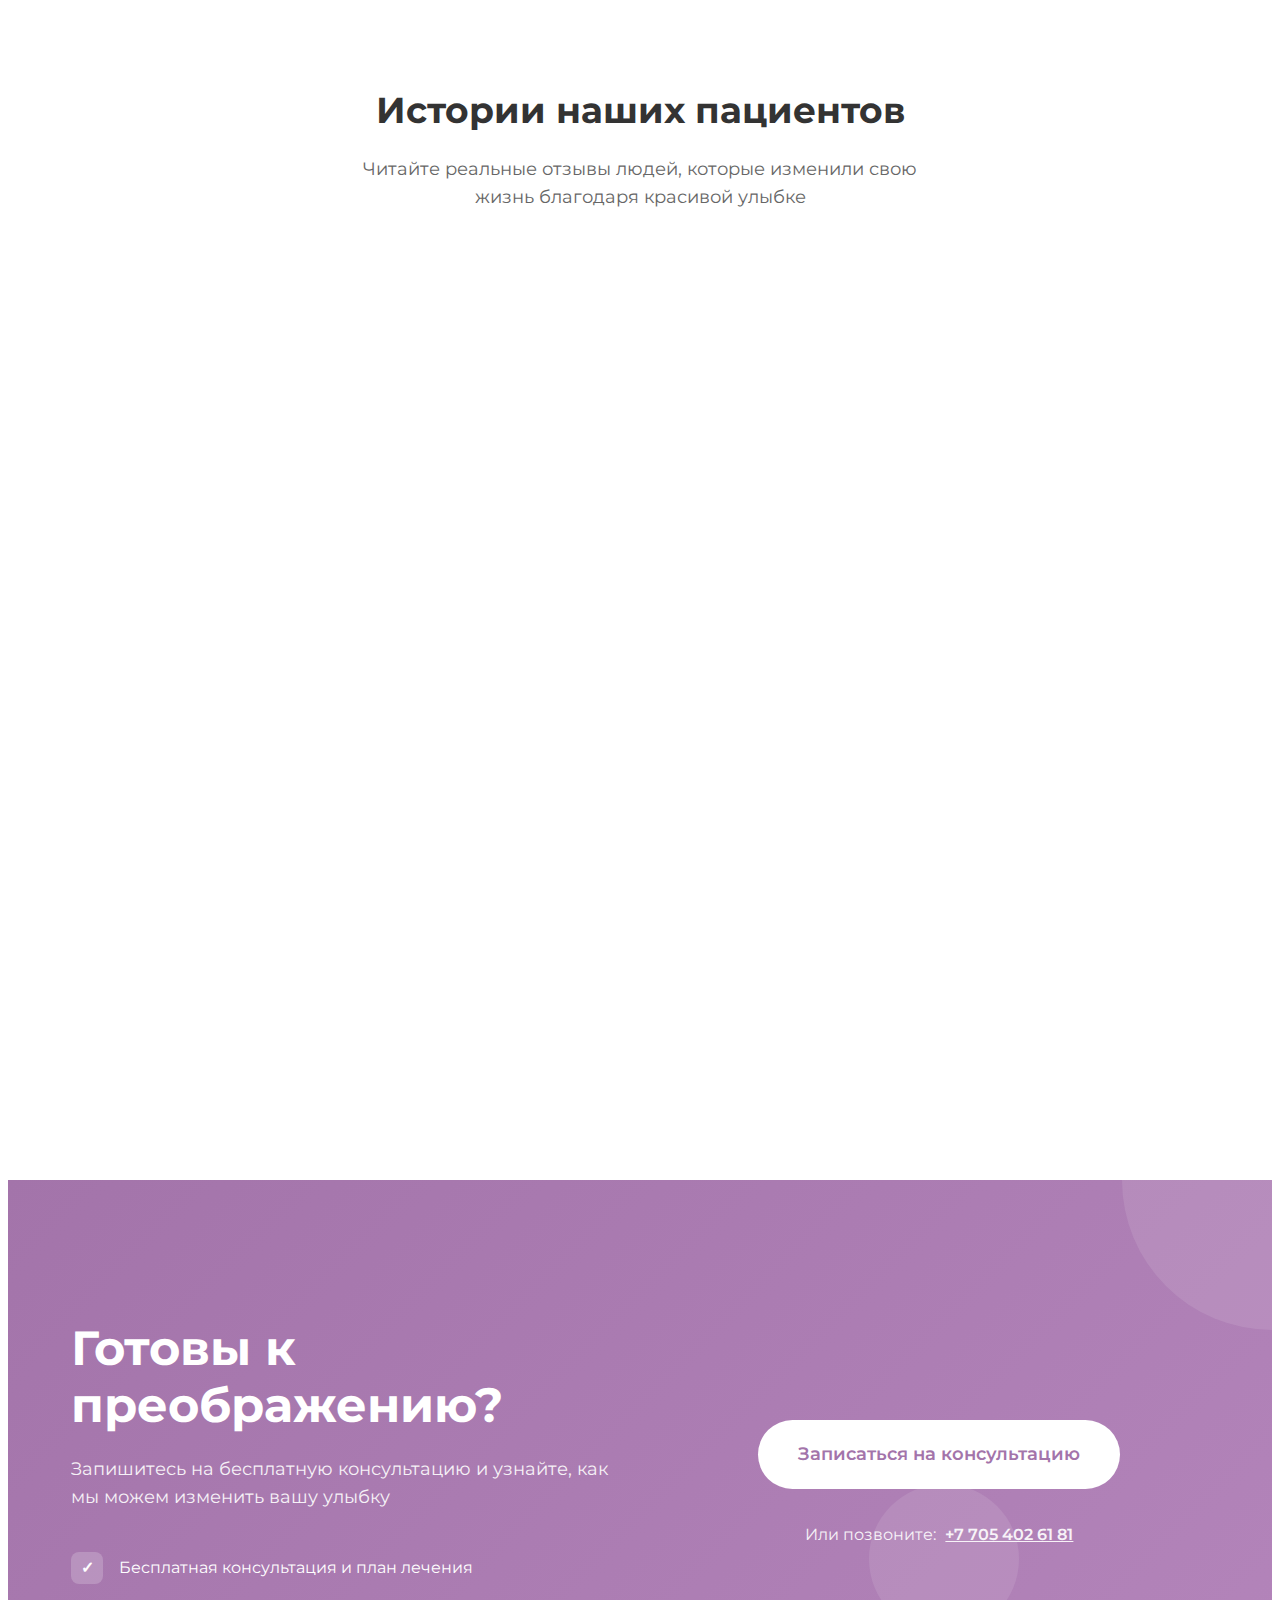
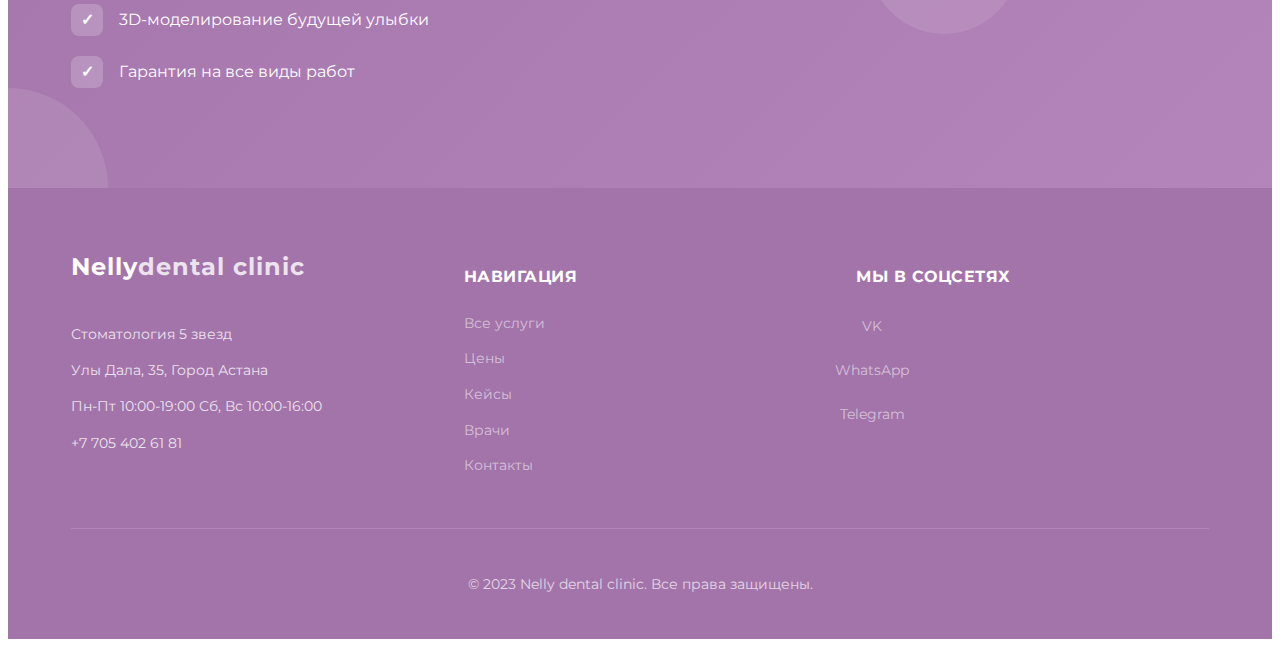
<file: html/keysy.html>
<!DOCTYPE html>
<html lang="ru">
<head>
    <meta charset="UTF-8">
    <meta name="viewport" content="width=device-width, initial-scale=1.0">
    <title>Кейсы - Nelly dental clinic</title>
    <link rel="stylesheet" href="../css/styles.css">
    <link rel="preconnect" href="https://fonts.googleapis.com">
    <link rel="preconnect" href="https://fonts.gstatic.com" crossorigin>
    <link href="https://fonts.googleapis.com/css2?family=Montserrat:wght@300;400;500;600;700&display=swap" rel="stylesheet">
</head>
<body>
    <!-- Top Bar -->
    <div class="top-bar">
        <div class="container top-bar-container">
            <div class="top-bar-info">
                <div class="info-item">
                    <span class="icon location-icon"></span>
                    <span>Улы Дала, 35, Город Астана</span>
                </div>
                <div class="info-item">
                    <span class="icon time-icon"></span>
                    <span>Пн-Пт 10:00-19:00 Cб, Вс 10:00-16:00</span>
                </div>
                <div class="info-item phone">
                    <span class="icon phone-icon"></span>
                    <span>+7 705 402 61 81</span>
                </div>
            </div>
            <div class="social-icons">
                <a href="#" class="social-icon vk"></a>
                <a href="#" class="social-icon whatsapp"></a>
                <a href="#" class="social-icon telegram"></a>
            </div>
        </div>
    </div>

    <!-- Header -->
    <header class="header">
        <div class="container header-container">
            <div class="logo">
                <a href="index.html">Nelly<span>dental clinic</span></a>
            </div>
            <nav class="main-nav">
                <ul>
                    <li><a href="uslugi.html">ВСЕ УСЛУГИ</a></li>
                    <li><a href="ceny.html">ЦЕНЫ</a></li>
                    <li><a href="keysy.html" class="active">КЕЙСЫ</a></li>
                    <li><a href="vrachi.html">ВРАЧИ</a></li>
                    <li><a href="kontakty.html">КОНТАКТЫ</a></li>
                    <li><a href="media.html">МЕДИА</a></li>
                </ul>
            </nav>
            <button class="menu-toggle" id="menuToggle">
                <span></span>
                <span></span>
                <span></span>
            </button>
        </div>
    </header>

    <!-- Beautiful Hero Section -->
    <section class="cases-hero-beautiful">
        <div class="hero-background">
            <div class="floating-shapes">
                <div class="shape shape-1"></div>
                <div class="shape shape-2"></div>
                <div class="shape shape-3"></div>
                <div class="shape shape-4"></div>
            </div>
        </div>
        
        <div class="container">
            <div class="hero-content-beautiful">
                <div class="hero-text-beautiful">
                    <div class="breadcrumb-beautiful">
                        <a href="index.html">Главная</a>
                        <span class="separator">✦</span>
                        <span>Кейсы лечения</span>
                    </div>
                    
                    <h1 class="hero-title-beautiful">
                        <span class="title-word" data-text="ИСТОРИИ">ИСТОРИИ</span>
                        <span class="title-word" data-text="УСПЕХА">УСПЕХА</span>
                        <span class="title-accent">наших пациентов</span>
                    </h1>
                    
                    <p class="hero-subtitle-beautiful">
                        Каждая улыбка — это уникальная история преображения. 
                        Посмотрите на реальные результаты работы наших специалистов.
                    </p>
                    
                    <div class="hero-stats-beautiful">
                        <div class="stat-beautiful" data-count="500">
                            <div class="stat-number">0+</div>
                            <div class="stat-label">Успешных случаев</div>
                        </div>

                        <div class="stat-beautiful" data-count="98">
                            <div class="stat-number">0%</div>
                            <div class="stat-label">Довольных пациентов</div>
                        </div>
                    </div>
                </div>
                
                <div class="hero-visual-beautiful">
                    <div class="showcase-container">
                        <div class="showcase-main">
                            <div class="before-after-showcase">
                                <div class="showcase-image before">
                                    <img src="../img/do6.jfif" alt="До лечения">
                                    <div class="image-label">ДО</div>
                                </div>
                                <div class="showcase-divider">
                                    <div class="divider-line"></div>
                                    <div class="divider-icon">✨</div>
                                </div>
                                <div class="showcase-image after">
                                    <img src="../img/posle6.jfif" alt="После лечения">
                                    <div class="image-label">ПОСЛЕ</div>
                                </div>
                            </div>
                            <div class="showcase-info">
                                <h3>Коронки цирконевые</h3>
                                <div class="showcase-tags">
                                    <span class="tag">E-max</span>
                                    <span class="tag">Коронки</span>
                                </div>
                            </div>
                        </div>
                        
                        <div class="showcase-thumbnails">
                            <div class="thumbnail active" data-case="1">
                                <img src="../img/posle6.jfif" alt="Кейс 1">
                            </div>
                            <div class="thumbnail" data-case="2">
                                <img src="../img/posle7.jfif" alt="Кейс 2">
                            </div>
                            <div class="thumbnail" data-case="3">
                                <img src="../img/posle3.png" alt="Кейс 3">
                            </div>
                        </div>
                    </div>
                </div>
            </div>
        </div>
    </section>

    <!-- Beautiful Filter Section -->
 

    <!-- Beautiful Cases Gallery -->
    <section class="cases-gallery-beautiful">
        <div class="container">
            <div class="cases-grid-beautiful">
                <!-- Case 1: Complex Restoration -->
                <div class="case-card-beautiful featured" data-category="veneers implants">
                    <div class="case-image-beautiful">
                        <div class="before-after-slider">
                            <div class="slider-image before-img">
                                <img src="../img/do5.jpeg" alt="До лечения">
                                <div class="image-overlay">ДО</div>
                            </div>
                            <div class="slider-image after-img">
                                <img src="../img/posle5.jpeg" alt="После лечения">
                                <div class="image-overlay">ПОСЛЕ</div>
                            </div>
                            <div class="slider-handle">
                                <div class="handle-button">⟷</div>
                            </div>
                        </div>
                        <div class="case-overlay">
                        </div>
                    </div>
                    <div class="case-content-beautiful">
                        <div class="case-header-beautiful">
                            <h3>Имплантация зубов с последующим протезированием (коронкой)</h3>
                            <div class="case-rating">
                                <span class="star">★</span>
                                <span class="star">★</span>
                                <span class="star">★</span>
                                <span class="star">★</span>
                                <span class="star">★</span>
                            </div>
                        </div>
                        <p class="case-description">Восстановление утраченного зуба с помощью дентального импланта и последующего протезирования коронкой.</p>
                        <div class="case-details-beautiful">
                            <div class="detail-item">

                            </div>
                            <div class="detail-item">

                            </div>
                        </div>
                        <div class="case-tags-beautiful">
                            <span class="tag primary">Виниры E-max</span>
                            <span class="tag">Имплантация</span>
                        </div>
                    </div>
                </div>

                <!-- Case 2: Orthodontics -->
                <div class="case-card-beautiful" data-category="orthodontics">
                    <div class="case-image-beautiful">
                        <div class="before-after-slider">
                            <div class="slider-image before-img">
                                <img src="../img/do7.jfif" alt="До лечения">
                                <div class="image-overlay">ДО</div>
                            </div>
                            <div class="slider-image after-img">
                                <img src="../img/posle7.jfif" alt="После лечения">
                                <div class="image-overlay">ПОСЛЕ</div>
                            </div>
                            <div class="slider-handle">
                                <div class="handle-button">⟷</div>
                            </div>
                        </div>
                        <div class="case-overlay">
                        </div>
                    </div>
                    <div class="case-content-beautiful">
                        <div class="case-header-beautiful">
                            <h3>🦷 Закрытие тремы (щели между передними зубами) с помощью брекетов</h3>
                            <div class="case-rating">
                                <span class="star">★</span>
                                <span class="star">★</span>
                                <span class="star">★</span>
                                <span class="star">★</span>
                                <span class="star">★</span>
                            </div>
                        </div>
                        <p class="case-description">Эстетическое закрытие тремы между передними зубами с помощью ортодонтического лечения брекет-системой.</p>
                        <div class="case-details-beautiful">
                            <div class="detail-item">
                            </div>
                            <div class="detail-item">
                            </div>
                        </div>
                        <div class="case-tags-beautiful">
                            <span class="tag primary">Брекеты</span>
                            <span class="tag">Ортодонтия</span>
                        </div>
                    </div>
                </div>

                <!-- Case 3: Therapy -->
                <div class="case-card-beautiful" data-category="therapy">
                    <div class="case-image-beautiful">
                        <div class="before-after-slider">
                            <div class="slider-image before-img">
                                <img src="../img/do4.jfif" alt="До лечения">
                                <div class="image-overlay">ДО</div>
                            </div>
                            <div class="slider-image after-img">
                                <img src="../img/posle4.jfif" alt="После лечения">
                                <div class="image-overlay">ПОСЛЕ</div>
                            </div>
                            <div class="slider-handle">
                                <div class="handle-button">⟷</div>
                            </div>
                        </div>
                        <div class="case-overlay">
                            <button class="view-case-btn">Подробнее</button>
                        </div>
                    </div>
                    <div class="case-content-beautiful">
                        <div class="case-header-beautiful">
                            <h3>Лечение кариеса</h3>
                            <div class="case-rating">
                                <span class="star">★</span>
                                <span class="star">★</span>
                                <span class="star">★</span>
                                <span class="star">★</span>
                                <span class="star">★</span>
                            </div>
                        </div>
                        <p class="case-description">Восстановление зуба с помощью современных композитных материалов.</p>
                        <div class="case-details-beautiful">
                            <div class="detail-item">

                            </div>
                            <div class="detail-item">
                            </div>
                        </div>
                        <div class="case-tags-beautiful">
                            <span class="tag primary">Пломбы</span>
                            <span class="tag">Терапия</span>
                        </div>
                    </div>
                </div>

                <!-- Case 4: Veneers -->
                <div class="case-card-beautiful" data-category="veneers">
                    <div class="case-image-beautiful">
                        <div class="before-after-slider">
                            <div class="slider-image before-img">
                                <img src="../img/do6.jfif" alt="До лечения">
                                <div class="image-overlay">ДО</div>
                            </div>
                            <div class="slider-image after-img">
                                <img src="../img/posle6.jfif" alt="После лечения">
                                <div class="image-overlay">ПОСЛЕ</div>
                            </div>
                            <div class="slider-handle">
                                <div class="handle-button">⟷</div>
                            </div>
                        </div>
                        <div class="case-overlay">
                            <button class="view-case-btn">Подробнее</button>
                        </div>
                    </div>
                    <div class="case-content-beautiful">
                        <div class="case-header-beautiful">
                            <h3>Коронки цирконевые</h3>
                            <div class="case-rating">
                                <span class="star">★</span>
                                <span class="star">★</span>
                                <span class="star">★</span>
                                <span class="star">★</span>
                                <span class="star">★</span>
                            </div>
                        </div>
                        <p class="case-description">Прочные и эстетичные зубные коронки из диоксид циркония, имитирующие натуральные зубы.</p>
                        <div class="case-details-beautiful">
                            <div class="detail-item">

                            </div>
                            <div class="detail-item">

                            </div>
                        </div>
                        <div class="case-tags-beautiful">
                            <span class="tag primary">Коронки</span>
                            <span class="tag">E-max</span>
                        </div>
                    </div>
                </div>

                <!-- Case 5: Implants -->
                <div class="case-card-beautiful" data-category="implants">
                    <div class="case-image-beautiful">
                        <div class="before-after-slider">
                            <div class="slider-image before-img">
                                <img src="../img/do8.jfif" alt="До лечения">
                                <div class="image-overlay">ДО</div>
                            </div>
                            <div class="slider-image after-img">
                                <img src="../img/posle8.jfif" alt="После лечения">
                                <div class="image-overlay">ПОСЛЕ</div>
                            </div>
                            <div class="slider-handle">
                                <div class="handle-button">⟷</div>
                            </div>
                        </div>
                        <div class="case-overlay">
                            <button class="view-case-btn">Подробнее</button>
                        </div>
                    </div>
                    <div class="case-content-beautiful">
                        <div class="case-header-beautiful">
                            <h3>Лечение кариеса с восстановлением анатомии жевательной поверхности</h3>
                            <div class="case-rating">
                                <span class="star">★</span>
                                <span class="star">★</span>
                                <span class="star">★</span>
                                <span class="star">★</span>
                                <span class="star">★</span>
                            </div>
                        </div>
                        <p class="case-description">Устранение кариеса с восстановлением естественной формы и функции жевательной поверхности зуба.</p>
                        <div class="case-details-beautiful">
                            <div class="detail-item">
                            </div>
                            <div class="detail-item">
                            </div>
                        </div>
                        <div class="case-tags-beautiful">
                            <span class="tag primary">Пломбы</span>
                            <span class="tag">Терапия</span>

                        </div>
                    </div>
                </div>

                <!-- Case 6: Whitening -->
                <div class="case-card-beautiful" data-category="whitening">
                    <div class="case-image-beautiful">
                        <div class="before-after-slider">
                            <div class="slider-image before-img">
                                <img src="../img/do9.jfif" alt="До лечения">
                                <div class="image-overlay">ДО</div>
                            </div>
                            <div class="slider-image after-img">
                                <img src="../img/posle9.jfif" alt="После лечения">
                                <div class="image-overlay">ПОСЛЕ</div>
                            </div>
                            <div class="slider-handle">
                                <div class="handle-button">⟷</div>
                            </div>
                        </div>
                        <div class="case-overlay">
                            <button class="view-case-btn">Подробнее</button>
                        </div>
                    </div>
                    <div class="case-content-beautiful">
                        <div class="case-header-beautiful">
                            <h3>Пломбировка зуба фотополимером</h3>
                            <div class="case-rating">
                                <span class="star">★</span>
                                <span class="star">★</span>
                                <span class="star">★</span>
                                <span class="star">★</span>
                                <span class="star">★</span>
                            </div>
                        </div>
                        <p class="case-description">Восстановление зуба с использованием светотвердеющего фотополимерного материала для прочности и эстетики.</p>
                        <div class="case-details-beautiful">
                            <div class="detail-item">
                            </div>
                            <div class="detail-item">

                            </div>
                        </div>
                        <div class="case-tags-beautiful">
                            <span class="tag primary">Терапия</span>
                            <span class="tag">реставрация</span>
                        </div>
                    </div>
                </div>
            </div>
            

        </div>
    </section>

    <!-- Patient Stories -->
    <section class="patient-stories-beautiful">
        <div class="container">
            <div class="stories-header-beautiful">
                <h2>Истории наших пациентов</h2>
                <p>Читайте реальные отзывы людей, которые изменили свою жизнь благодаря красивой улыбке</p>
            </div>
            
            <div class="stories-carousel">
                <div class="story-card-beautiful">
                    <div class="story-avatar">
                        <img src="../img/avatar.jpg" alt="Дилара">
                        <div class="avatar-ring"></div>
                    </div>
                    <div class="story-content">
                        <div class="story-rating">
                            <span class="star">★</span>
                            <span class="star">★</span>
                            <span class="star">★</span>
                            <span class="star">★</span>
                            <span class="star">★</span>
                        </div>
                        <blockquote>
                            "Нужно было экстренно лечить зуб и искала ближайшую стоматологию. Очень высокий сервис, администратор, врач все очень эмпатичные люди. Вылечили очень тщательно. Цена- качество абсолютно соответствует. Плюс после лечения узнавали как самочувствие. Однозначно буду постоянным клиентом 😻"
                        </blockquote>
                        <div class="story-author">
                            <h4>Дилара</h4>
                            <p>Лечение кариеса</p>
                        </div>
                    </div>
                </div>
                
                <div class="story-card-beautiful">
                    <div class="story-avatar">
                        <img src="../img/avatar.jpg" alt="">
                        <div class="avatar-ring"></div>
                    </div>
                    <div class="story-content">
                        <div class="story-rating">
                            <span class="star">★</span>
                            <span class="star">★</span>
                            <span class="star">★</span>
                            <span class="star">★</span>
                            <span class="star">★</span>
                        </div>
                        <blockquote>
                            "Очень нравится доктор Нелли Ринатовна. Такое доброе сердце и золотые руки. Желаю процветания клинике . Кстати приезжаю я с Кокшетау"
                        </blockquote>
                        <div class="story-author">
                            <h4>Айнагуль Бейсембаева</h4>
                            <p>Лечение кариеса</p>
                        </div>
                    </div>
                </div>
                
                <div class="story-card-beautiful">
                    <div class="story-avatar">
                        <img src="../img/avatar.jpg" alt="Елена">
                        <div class="avatar-ring"></div>
                    </div>
                    <div class="story-content">
                        <div class="story-rating">
                            <span class="star">★</span>
                            <span class="star">★</span>
                            <span class="star">★</span>
                            <span class="star">★</span>
                            <span class="star">★</span>
                        </div>
                        <blockquote>
                            "Отличная стоматология. Вылечил себе здесь 10 зубов наверное, суммарно. Выбрал её после прохождения консультаций в 5 соседних клиниках. Ни разу не пожалел. Доктора настоящие профессионалы, все зубы сделали на вид как родные, большую часть лечения проходил у Альмиры Акылбековны. Администратор Динара - молодец, все записи по времени, никаких задержек и срывов записей. Однозначно рекомендую, зубы вам тут точно не испортят."
                        </blockquote>
                        <div class="story-author">
                            <h4>Fol Man</h4>
                        </div>
                    </div>
                </div>
            </div>
        </div>
    </section>

    <!-- Beautiful CTA -->
    <section class="cta-beautiful">
        <div class="cta-background">
            <div class="cta-shapes">
                <div class="cta-shape cta-shape-1"></div>
                <div class="cta-shape cta-shape-2"></div>
                <div class="cta-shape cta-shape-3"></div>
            </div>
        </div>
        
        <div class="container">
            <div class="cta-content-beautiful">
                <div class="cta-text-beautiful">
                    <h2>Готовы к преображению?</h2>
                    <p>Запишитесь на бесплатную консультацию и узнайте, как мы можем изменить вашу улыбку</p>
                    
                    <div class="cta-benefits-beautiful">
                        <div class="benefit-beautiful">
                            <div class="benefit-icon">✓</div>
                            <span>Бесплатная консультация и план лечения</span>
                        </div>
                        <div class="benefit-beautiful">
                            <div class="benefit-icon">✓</div>
                            <span>3D-моделирование будущей улыбки</span>
                        </div>
                        <div class="benefit-beautiful">
                            <div class="benefit-icon">✓</div>
                            <span>Гарантия на все виды работ</span>
                        </div>
                    </div>
                </div>
                
                <div class="cta-action-beautiful">
                    <a href="kontakty.html" class="cta-btn-beautiful">
                        <span>Записаться на консультацию</span>
                        <div class="btn-glow"></div>
                    </a>
                    <div class="cta-contact-beautiful">
                        <span>Или позвоните:</span>
                        <a href="tel:+77054026181">+7 705 402 61 81</a>
                    </div>
                </div>
            </div>
        </div>
    </section>

    <!-- Footer -->
    <footer class="footer">
        <div class="container">
            <div class="footer-content">
                <div class="footer-info">
                    <div class="footer-logo">
                        <a href="index.html">Nelly<span>dental clinic</span></a>
                    </div>
                    <p>Стоматология 5 звезд</p>
                    <p>Улы Дала, 35, Город Астана</p>
                    <p>Пн-Пт 10:00-19:00 Cб, Вс 10:00-16:00</p>
                    <p>+7 705 402 61 81</p>
                </div>
                <div class="footer-nav">
                    <h3>Навигация</h3>
                    <ul>
                        <li><a href="uslugi.html">Все услуги</a></li>
                        <li><a href="ceny.html">Цены</a></li>
                        <li><a href="keysy.html">Кейсы</a></li>
                        <li><a href="vrachi.html">Врачи</a></li>
                        <li><a href="kontakty.html">Контакты</a></li>
                    </ul>
                </div>
                <div class="footer-social">
                    <h3>Мы в соцсетях</h3>
                    <div class="social-links">
                        <a href="#" class="social-link">VK</a>
                        <a href="#" class="social-link">WhatsApp</a>
                        <a href="#" class="social-link">Telegram</a>
                    </div>
                </div>
            </div>
            <div class="copyright">
                <p>© 2023 Nelly dental clinic. Все права защищены.</p>
            </div>
        </div>
    </footer>

    <script src="../js/cases-beautiful.js"></script>
</body>
</html>
</file>
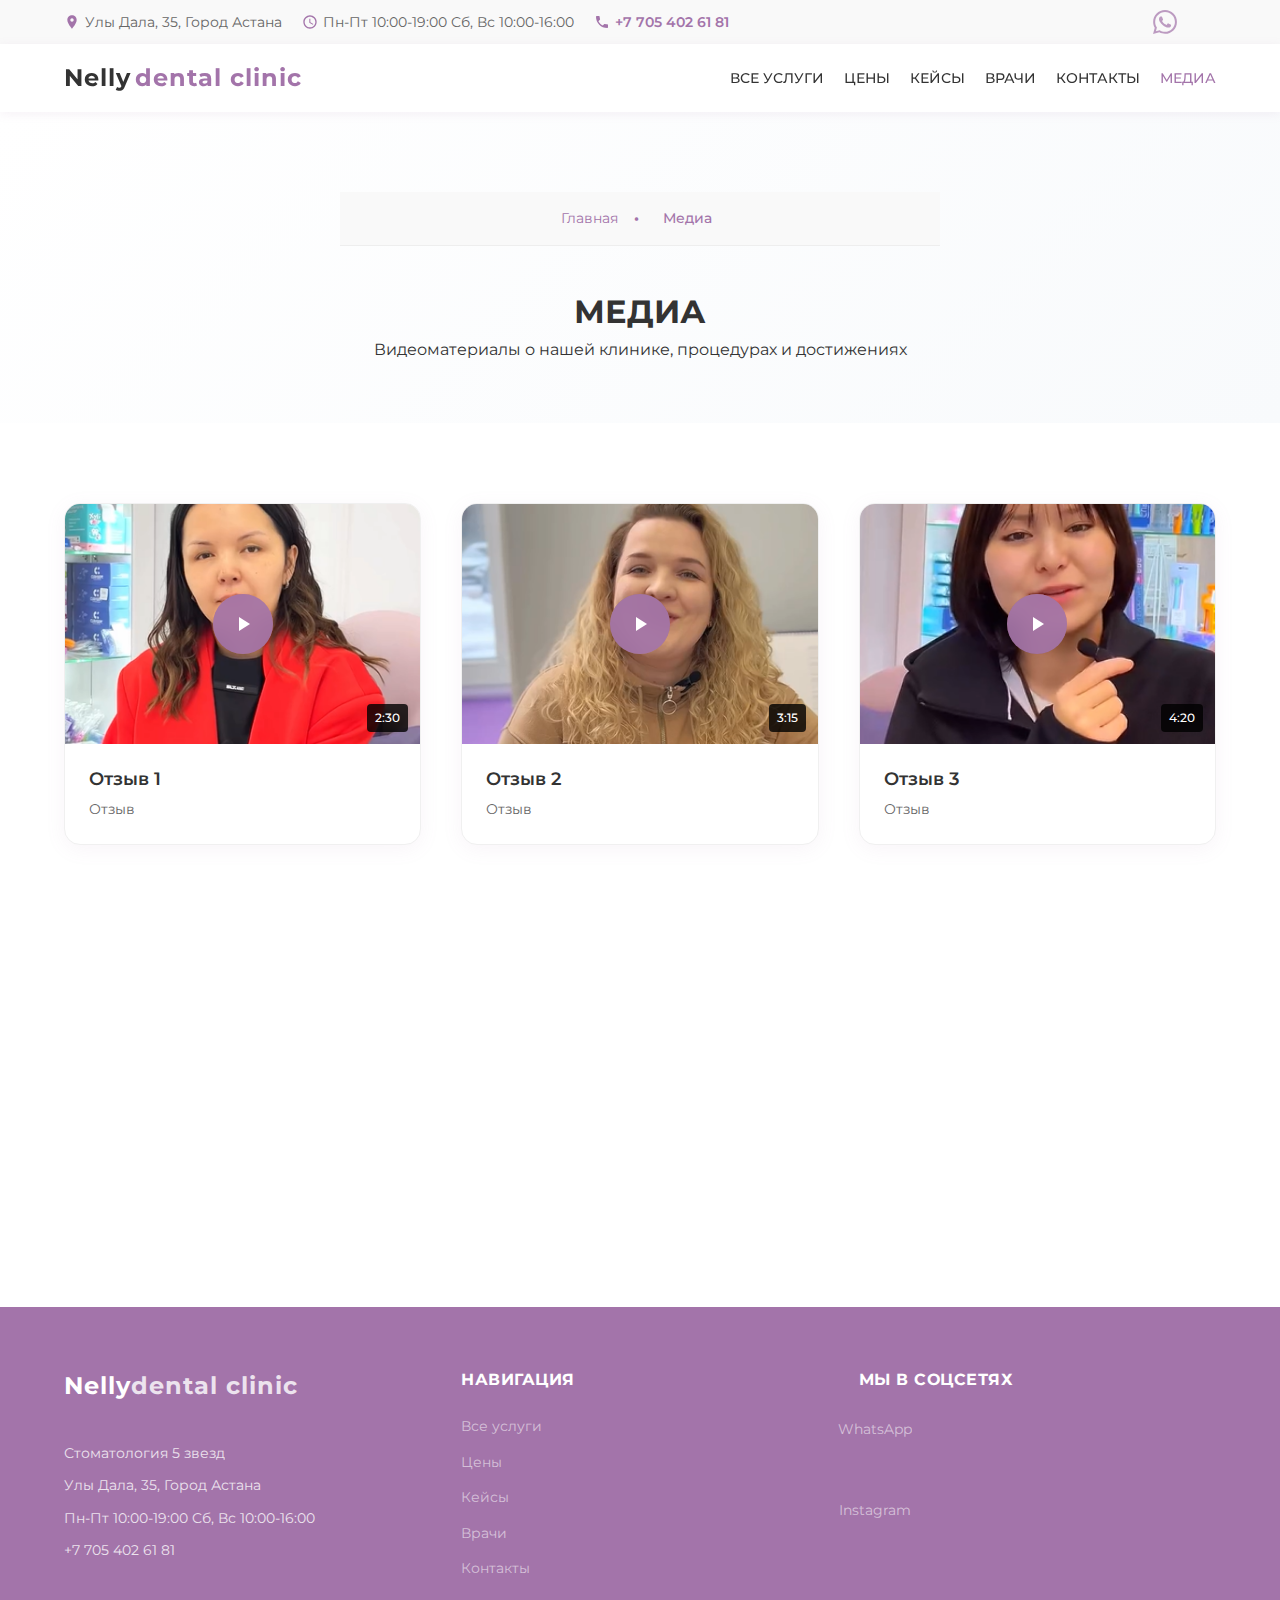
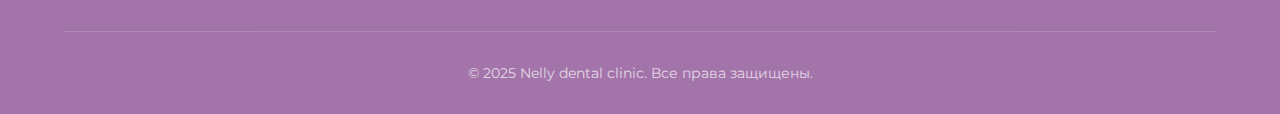
<file: html/media.html>
<!DOCTYPE html>
<html lang="ru">
<head>
    <meta charset="UTF-8">
    <meta name="viewport" content="width=device-width, initial-scale=1.0">
    <title>Медиа - Nelly dental clinic</title>
    <link rel="stylesheet" href="../css/stylemedia.css">
        <link rel="stylesheet" href="../css/styles.css">

    <link rel="preconnect" href="https://fonts.googleapis.com">
    <link rel="preconnect" href="https://fonts.gstatic.com" crossorigin>
    <link href="https://fonts.googleapis.com/css2?family=Montserrat:wght@300;400;500;600;700&display=swap" rel="stylesheet">
</head>
<body>
    <!-- Top Bar -->
    <div class="top-bar">
        <div class="container top-bar-container">
            <div class="top-bar-info">
                <div class="info-item">
                    <span class="icon location-icon"></span>
                    <span>Улы Дала, 35, Город Астана</span>
                </div>
                <div class="info-item">
                    <span class="icon time-icon"></span>
                    <span>Пн-Пт 10:00-19:00 Cб, Вс 10:00-16:00</span>
                </div>
                <div class="info-item phone">
                    <span class="icon phone-icon"></span>
                    <span>+7 705 402 61 81</span>
                </div>
            </div>
            <div class="social-icons">
                <a href="#" class="social-icon vk"></a>
                <a href="#" class="social-icon whatsapp"></a>
                <a href="#" class="social-icon telegram"></a>
            </div>
        </div>
    </div>

    <!-- Header -->
    <header class="header">
        <div class="container header-container">
            <div class="logo">
                <a href="index.html">Nelly<span>dental clinic</span></a>
            </div>
            <nav class="main-nav">
                <ul>
                    <li><a href="uslugi.html">ВСЕ УСЛУГИ</a></li>
                    <li><a href="ceny.html">ЦЕНЫ</a></li>
                    <li><a href="keysy.html">КЕЙСЫ</a></li>
                    <li><a href="vrachi.html">ВРАЧИ</a></li>
                    <li><a href="kontakty.html">КОНТАКТЫ</a></li>
                    <li><a href="media.html" class="active">МЕДИА</a></li>
                </ul>
            </nav>
            <button class="menu-toggle" id="menuToggle">
                <span></span>
                <span></span>
                <span></span>
            </button>
        </div>
    </header>

    <!-- Hero Section -->
    <section class="heroo">
        <div class="container">
            <div class="hero-contentt">
                <div class="breadcrumb">
                    <a href="index.html">Главная</a>
                    <span>•</span>
                    <span>Медиа</span>
                </div>
                <h1>МЕДИА</h1>
                <p>Видеоматериалы о нашей клинике, процедурах и достижениях</p>
            </div>
        </div>
    </section>

<!-- Video Gallery -->
<section class="video-gallery">
  <div class="container">
    <div class="gallery-grid">

      <!-- Video 1 -->
      <div class="video-card" data-video="https://drive.google.com/file/d/1Nsa1_18SNvM0QuVb0jI3r6FShX9clYnt/preview">
        <div class="video-thumbnail">
          <img src="../img/rev1.png" alt="О клинике">
          <div class="play-button">
            <svg width="24" height="24" viewBox="0 0 24 24" fill="none">
              <path d="M8 5V19L19 12L8 5Z" fill="currentColor" />
            </svg>
          </div>
          <div class="video-duration">2:30</div>
        </div>
        <div class="video-info">
          <h3>Отзыв 1</h3>
          <p>Отзыв</p>
        </div>
      </div>

      <!-- Video 2 -->
      <div class="video-card" data-video="https://drive.google.com/file/d/1aC5whYDvxWCa4H-_-lDnsA8Q6xTQRQFL/preview">
        <div class="video-thumbnail">
          <img src="../img/rev2.png" alt="Современные технологии">
          <div class="play-button">
            <svg width="24" height="24" viewBox="0 0 24 24" fill="none">
              <path d="M8 5V19L19 12L8 5Z" fill="currentColor" />
            </svg>
          </div>
          <div class="video-duration">3:15</div>
        </div>
        <div class="video-info">
          <h3>Отзыв 2</h3>
          <p>Отзыв</p>
        </div>
      </div>

      <!-- Video 3 -->
      <div class="video-card" data-video="https://drive.google.com/file/d/1idCXtQpEUguPApZsbq5KDtFAYPf9L5Ko/preview">
        <div class="video-thumbnail">
          <img src="../img/rev3.png" alt="Имплантация">
          <div class="play-button">
            <svg width="24" height="24" viewBox="0 0 24 24" fill="none">
              <path d="M8 5V19L19 12L8 5Z" fill="currentColor" />
            </svg>
          </div>
          <div class="video-duration">4:20</div>
        </div>
        <div class="video-info">
          <h3>Отзыв 3</h3>
          <p>Отзыв</p>
        </div>
      </div>

      <!-- Video 4 -->
      <div class="video-card" data-video="https://drive.google.com/file/d/1oyWSZIsxWB5AeIT3FxLm5AM7Vkf_5A-u/preview">
        <div class="video-thumbnail">
          <img src="../img/rev4.png" alt="Отбеливание">
          <div class="play-button">
            <svg width="24" height="24" viewBox="0 0 24 24" fill="none">
              <path d="M8 5V19L19 12L8 5Z" fill="currentColor" />
            </svg>
          </div>
          <div class="video-duration">1:45</div>
        </div>
        <div class="video-info">
          <h3>Отзыв 4</h3>
          <p>Отзыв</p>
        </div>
      </div>

      <!-- Video 5 -->
      <div class="video-card" data-video="https://drive.google.com/file/d/1dZslcfOlWikXgIENDPGkR56iXiIGy65_/preview">
        <div class="video-thumbnail">
          <img src="../img/rev5.png" alt="Виниры">
          <div class="play-button">
            <svg width="24" height="24" viewBox="0 0 24 24" fill="none">
              <path d="M8 5V19L19 12L8 5Z" fill="currentColor" />
            </svg>
          </div>
          <div class="video-duration">3:50</div>
        </div>
        <div class="video-info">
          <h3>Отзыв 5</h3>
          <p>Отзыв</p>
        </div>
      </div>

      <!-- Video 6 -->
      <div class="video-card" data-video="https://drive.google.com/file/d/1jOOn-sWv4UvjvO7yQpfQCMzY_LnCr1d4/preview">
        <div class="video-thumbnail">
          <img src="../img/rev6.png" alt="Отзывы пациентов">
          <div class="play-button">
            <svg width="24" height="24" viewBox="0 0 24 24" fill="none">
              <path d="M8 5V19L19 12L8 5Z" fill="currentColor" />
            </svg>
          </div>
          <div class="video-duration">2:10</div>
        </div>
        <div class="video-info">
          <h3>Отзывы 6</h3>
          <p>Отзыв</p>
        </div>
      </div>

    </div>
  </div>
</section>



<div class="video-modal" id="videoModal">
  <div class="modal-overlay"></div>
  <div class="modal-content">
    <button class="close-button" id="closeModal">
      <svg width="24" height="24" viewBox="0 0 24 24" fill="none">
        <path d="M18 6L6 18M6 6L18 18" stroke="currentColor" stroke-width="2" stroke-linecap="round"/>
      </svg>
    </button>
    <iframe id="modalIframe" width="100%" height="480" allow="autoplay" allowfullscreen></iframe>
  </div>
</div>


    <!-- Footer -->
    <footer class="footer">
        <div class="container">
            <div class="footer-content">
                <div class="footer-info">
                    <div class="footer-logo">
                        <a href="index.html">Nelly<span>dental clinic</span></a>
                    </div>
                    <p>Стоматология 5 звезд</p>
                    <p>Улы Дала, 35, Город Астана</p>
                    <p>Пн-Пт 10:00-19:00 Cб, Вс 10:00-16:00</p>
                    <p>+7 705 402 61 81</p>
                </div>
                <div class="footer-nav">
                    <h3>Навигация</h3>
                    <ul>
                        <li><a href="uslugi.html">Все услуги</a></li>
                        <li><a href="ceny.html">Цены</a></li>
                        <li><a href="keysy.html">Кейсы</a></li>
                        <li><a href="vrachi.html">Врачи</a></li>
                        <li><a href="kontakty.html">Контакты</a></li>
                    </ul>
                </div>
                <div class="footer-social">
                    <h3>Мы в соцсетях</h3>
                    <div class="social-links">
                        <a href="https://wa.me/77054026181" class="social-link">WhatsApp</a><br>
                        <a href="https://www.instagram.com/nelly_dental/" class="social-link">Instagram</a>
                    </div>
                </div>
            </div>
            <div class="copyright">
                <p>© 2025 Nelly dental clinic. Все права защищены.</p>
            </div>
        </div>
    </footer>

    <script src="../js/scriptmedia.js"></script>
</body>
</html>
</file>
<file: css/styleindex.css>
@media (max-width: 768px) {
    .main-nav {
        display: none;
        flex-direction: column;
        gap: 10px;
        background: white;
        position: absolute;
        top: 100%;
        left: 0;
        width: 100%;
        padding: 20px;
        box-shadow: 0 8px 16px rgba(0,0,0,0.1);
        z-index: 99;
    }

    .main-nav.open {
        display: flex;
    }
}

        


        * {
            margin: 0;
            padding: 0;
            box-sizing: border-box;
        }

        body {
            font-family: "Inter", -apple-system, BlinkMacSystemFont, sans-serif;
            color: #333;
            line-height: 1.6;
            background-color: #fff;
        }

        .container {
            width: 90%;
            max-width: 1200px;
            margin: 0 auto;
        }

        a {
            text-decoration: none;
            color: inherit;
        }

        ul {
            list-style: none;
        }

        /* Top Bar */
        .top-bar {
            background-color: #f9f9f9;
            padding: 10px 0;
            font-size: 14px;
            color: #666;
        }

        .top-bar-container {
            display: flex;
            justify-content: space-between;
            align-items: center;
        }

        .top-bar-info {
            display: flex;
            gap: 20px;
        }

        .info-item {
            display: flex;
            align-items: center;
            gap: 5px;
        }

        .info-item.phone {
            color: #A374AA;
            font-weight: 600;
        }

        .social-icons {
            display: flex;
            gap: 15px;
        }

        .social-icon {
            width: 24px;
            height: 24px;
            display: inline-block;
            opacity: 0.7;
            transition: opacity 0.3s;
        }

        .social-icon:hover {
            opacity: 1;
        }

        /* Header */
        .header {
            background-color: #fff;
            padding: 15px 0;
            box-shadow: 0 2px 10px rgba(163, 116, 170, 0.1);
            position: sticky;
            top: 0;
            z-index: 100;
        }

        .header-container {
            display: flex;
            justify-content: space-between;
            align-items: center;
        }

        .logo a {
            font-size: 24px;
            font-weight: 700;
            color: #333;
            letter-spacing: 1px;
        }

        .logo span {
            color: #A374AA;
        }

        .main-nav ul {
            display: flex;
            gap: 20px;
        }

        .main-nav a {
            font-size: 14px;
            font-weight: 500;
            color: #333;
            transition: color 0.3s;
        }

        .main-nav a:hover,
        .main-nav a.active {
            color: #A374AA;
        }

        .menu-toggle {
            display: none;
            background: none;
            border: none;
            cursor: pointer;
            width: 30px;
            height: 20px;
            position: relative;
        }

        .menu-toggle span {
            display: block;
            width: 100%;
            height: 2px;
            background-color: #333;
            position: absolute;
            transition: all 0.3s;
        }

        .menu-toggle span:nth-child(1) { top: 0; }
        .menu-toggle span:nth-child(2) { top: 9px; }
        .menu-toggle span:nth-child(3) { top: 18px; }

        /* Hero Section */
        .hero-main {
            position: relative;
            height: 100vh;
            min-height: 600px;
            display: flex;
            align-items: center;
            overflow: hidden;
        }

        .hero-background {
            position: absolute;
            top: 0;
            left: 0;
            width: 100%;
            height: 100%;
            z-index: 1;
        }

        .hero-image {
            width: 100%;
            height: 100%;
            object-fit: cover;
            filter: grayscale(20%);
        }

        .hero-overlay {
            position: absolute;
            top: 0;
            left: 0;
            width: 100%;
            height: 100%;
            background: linear-gradient(135deg, rgba(0,0,0,0.4) 0%, rgba(163,116,170,0.3) 100%);
        }

        .hero-content {
            position: relative;
            z-index: 2;
            color: white;
            text-align: center;
            max-width: 800px;
            margin: 0 auto;
        }

        .hero-badge {
            display: inline-flex;
            align-items: center;
            gap: 8px;
            background: rgba(255, 255, 255, 0.2);
            backdrop-filter: blur(10px);
            color: white;
            padding: 12px 24px;
            border-radius: 50px;
            font-size: 14px;
            font-weight: 600;
            margin-bottom: 32px;
            border: 1px solid rgba(255, 255, 255, 0.3);
        }

        .hero-title {
            font-size: 72px;
            font-weight: 900;
            line-height: 1.1;
            margin-bottom: 24px;
            text-transform: uppercase;
            letter-spacing: -0.02em;
        }

        .title-line {
            display: block;
        }

        .title-line.accent {
            color: #A374AA;
            text-shadow: 0 0 30px rgba(163, 116, 170, 0.5);
        }

        .hero-subtitle {
            font-size: 18px;
            line-height: 1.7;
            margin-bottom: 48px;
            opacity: 0.95;
            max-width: 600px;
            margin-left: auto;
            margin-right: auto;
        }

        .hero-actions {
            display: flex;
            justify-content: center;
            gap: 20px;
            flex-wrap: wrap;
        }

        .cta-button {
            display: inline-flex;
            align-items: center;
            gap: 10px;
            background: #A374AA;
            color: white;
            padding: 20px 40px;
            font-weight: 700;
            font-size: 16px;
            text-transform: uppercase;
            letter-spacing: 1px;
            border-radius: 50px;
            transition: all 0.3s ease;
            box-shadow: 0 10px 30px rgba(163, 116, 170, 0.4);
        }

        .cta-button:hover {
            background: #8e5e95;
            transform: translateY(-3px);
            box-shadow: 0 15px 40px rgba(163, 116, 170, 0.6);
        }

        .cta-button-secondary {
            background: rgba(255, 255, 255, 0.2);
            backdrop-filter: blur(10px);
            border: 2px solid rgba(255, 255, 255, 0.3);
        }

        .cta-button-secondary:hover {
            background: rgba(255, 255, 255, 0.3);
            transform: translateY(-3px);
        }

        /* Tagline Section */
        .tagline-section {
            padding: 80px 0;
            background: #fff;
            text-align: center;
        }

        .tagline-text {
            font-size: 36px;
            font-weight: 700;
            color: #333;
            text-transform: uppercase;
            letter-spacing: -0.02em;
            max-width: 800px;
            margin: 0 auto;
            line-height: 1.3;
        }

        /* Services Section */
        .services-main {
            padding: 100px 0;
            background: #f8fafc;
        }

        .section-header {
            text-align: center;
            margin-bottom: 80px;
        }

        .section-header h2 {
            font-size: 48px;
            font-weight: 700;
            color: #333;
            margin-bottom: 16px;
            text-transform: uppercase;
            letter-spacing: -0.02em;
        }

        .section-header p {
            font-size: 18px;
            color: #666;
            max-width: 600px;
            margin: 0 auto;
        }

        .services-grid {
            display: grid;
            grid-template-columns: repeat(auto-fit, minmax(350px, 1fr));
            gap: 40px;
        }

        .service-item {
            background: #fff;
            padding: 40px;
            border-radius: 20px;
            text-align: center;
            transition: all 0.3s ease;
            position: relative;
            border: 1px solid #e5e7eb;
            overflow: hidden;
        }

        .service-item::before {
            content: '';
            position: absolute;
            top: 0;
            left: 0;
            right: 0;
            height: 4px;
            background: linear-gradient(90deg, #A374AA, #b485bb);
            transform: scaleX(0);
            transition: transform 0.3s ease;
        }

        .service-item:hover::before {
            transform: scaleX(1);
        }

        .service-item:hover {
            transform: translateY(-10px);
            box-shadow: 0 20px 40px rgba(163, 116, 170, 0.15);
            border-color: #A374AA;
        }

        .service-item.featured {
            border-color: #A374AA;
            background: rgba(163, 116, 170, 0.02);
            transform: scale(1.02);
        }

        .service-item.featured::before {
            transform: scaleX(1);
        }

        .service-badge {
            position: absolute;
            top: 20px;
            right: 20px;
            background: #A374AA;
            color: white;
            padding: 6px 12px;
            border-radius: 12px;
            font-size: 12px;
            font-weight: 700;
            text-transform: uppercase;
        }

        .service-icon {
            width: 80px;
            height: 80px;
            background: rgba(163, 116, 170, 0.1);
            border-radius: 20px;
            display: flex;
            align-items: center;
            justify-content: center;
            margin: 0 auto 24px;
            font-size: 32px;
            color: #A374AA;
        }

        .service-item h3 {
            font-size: 24px;
            font-weight: 700;
            color: #333;
            margin-bottom: 16px;
            text-transform: uppercase;
            letter-spacing: 0.5px;
        }

        .service-item p {
            font-size: 16px;
            color: #666;
            line-height: 1.6;
            margin-bottom: 24px;
        }

        .service-link {
            color: #A374AA;
            font-weight: 600;
            font-size: 14px;
            text-transform: uppercase;
            letter-spacing: 0.5px;
            transition: color 0.3s ease;
        }

        .service-link:hover {
            color: #8e5e95;
        }

        /* About Section */
        .about-main {
            padding: 100px 0;
            background: #fff;
        }

        .about-content {
            display: grid;
            grid-template-columns: 1fr 1fr;
            gap: 80px;
            align-items: center;
        }

        .about-text h2 {
            font-size: 48px;
            font-weight: 700;
            color: #333;
            margin-bottom: 32px;
            text-transform: uppercase;
            letter-spacing: -0.02em;
            line-height: 1.2;
        }

        .about-lead {
            font-size: 18px;
            color: #666;
            line-height: 1.7;
            margin-bottom: 48px;
        }

        .about-features {
            margin-bottom: 48px;
        }

        .feature-item {
            display: flex;
            align-items: flex-start;
            gap: 24px;
            margin-bottom: 32px;
        }

        .feature-number {
            width: 80px;
            height: 80px;
            background: #A374AA;
            color: white;
            border-radius: 20px;
            display: flex;
            align-items: center;
            justify-content: center;
            font-size: 24px;
            font-weight: 900;
            flex-shrink: 0;
        }

        .feature-text h4 {
            font-size: 18px;
            font-weight: 700;
            color: #333;
            margin-bottom: 8px;
            text-transform: uppercase;
            letter-spacing: 0.5px;
        }

        .feature-text p {
            font-size: 14px;
            color: #666;
            margin: 0;
            line-height: 1.5;
        }

        .about-mission {
            font-size: 16px;
            color: #666;
            line-height: 1.6;
            margin-bottom: 32px;
        }

        .about-cta {
            display: inline-block;
            background: transparent;
            color: #A374AA;
            border: 2px solid #A374AA;
            padding: 16px 32px;
            font-weight: 700;
            font-size: 14px;
            text-transform: uppercase;
            letter-spacing: 0.5px;
            border-radius: 50px;
            transition: all 0.3s ease;
        }

        .about-cta:hover {
            background: #A374AA;
            color: white;
            transform: translateY(-2px);
        }

        .about-image {
            position: relative;
        }

        .about-image img {
            width: 100%;
            height: 500px;
            object-fit: cover;
            border-radius: 20px;
            box-shadow: 0 20px 40px rgba(0, 0, 0, 0.1);
        }

        .image-decoration {
            position: absolute;
            top: -20px;
            right: -20px;
            width: 100px;
            height: 100px;
            background: linear-gradient(135deg, #A374AA, #b485bb);
            border-radius: 20px;
            opacity: 0.9;
        }

        /* Ratings Section */
        .ratings-section {
            padding: 80px 0;
            background: #f8fafc;
        }

        .ratings-grid {
            display: grid;
            grid-template-columns: repeat(auto-fit, minmax(300px, 1fr));
            gap: 40px;
            max-width: 800px;
            margin: 0 auto;
        }

        .rating-card {
            background: #fff;
            border-radius: 20px;
            padding: 40px 30px;
            text-align: center;
            box-shadow: 0 10px 30px rgba(0, 0, 0, 0.1);
            transition: all 0.3s ease;
            border: 2px solid transparent;
            position: relative;
            overflow: hidden;
        }

        .rating-card::before {
            content: "";
            position: absolute;
            top: 0;
            left: 0;
            right: 0;
            height: 4px;
            background: linear-gradient(90deg, #A374AA, #b485bb);
        }

        .rating-card:hover {
            transform: translateY(-8px);
            box-shadow: 0 20px 40px rgba(163, 116, 170, 0.2);
            border-color: #A374AA;
        }

        .rating-icon {
            margin-bottom: 24px;
            display: flex;
            justify-content: center;
            align-items: center;
        }

        .rating-icon img {
            border-radius: 12px;
            box-shadow: 0 4px 12px rgba(0, 0, 0, 0.1);
            transition: transform 0.3s ease;
        }

        .rating-card:hover .rating-icon img {
            transform: scale(1.05);
        }

        .rating-title {
            font-size: 24px;
            font-weight: 700;
            color: #333;
            text-transform: uppercase;
            letter-spacing: 1px;
            margin-bottom: 12px;
        }

        .rating-link a {
            color: #A374AA;
            font-size: 16px;
            font-weight: 500;
            transition: color 0.3s ease;
        }

        .rating-link a:hover {
            color: #8e5e95;
        }

        .rating-score {
            margin-top: 16px;
            font-size: 14px;
            color: #666;
        }

        .rating-score strong {
            font-size: 48px;
            font-weight: 900;
            color: #A374AA;
            display: block;
            line-height: 1;
        }

        /* Testimonials Section */
        .testimonials-main {
            padding: 100px 0;
            background: #fff;
        }

        .testimonials-grid {
            display: grid;
            grid-template-columns: repeat(auto-fit, minmax(350px, 1fr));
            gap: 40px;
        }

        .testimonial-card {
            background: #fff;
            border: 1px solid #e5e7eb;
            border-radius: 20px;
            padding: 40px;
            transition: all 0.3s ease;
            position: relative;
        }

        .testimonial-card::before {
            content: '"';
            position: absolute;
            top: -10px;
            left: 24px;
            font-size: 60px;
            color: rgba(163, 116, 170, 0.1);
            font-family: serif;
            line-height: 1;
        }

        .testimonial-card:hover {
            transform: translateY(-8px);
            box-shadow: 0 20px 40px rgba(163, 116, 170, 0.15);
            border-color: #A374AA;
        }

        .testimonial-rating {
            display: flex;
            gap: 4px;
            margin-bottom: 20px;
        }

        .star {
            color: #fbbf24;
            font-size: 16px;
        }

        .testimonial-card blockquote {
            font-size: 16px;
            color: #666;
            line-height: 1.6;
            margin-bottom: 24px;
            font-style: italic;
        }

        .testimonial-author {
            display: flex;
            align-items: center;
            gap: 16px;
        }

        .author-avatar {
            width: 50px;
            height: 50px;
            border-radius: 50%;
            overflow: hidden;
            flex-shrink: 0;
        }

        .author-avatar img {
            width: 100%;
            height: 100%;
            object-fit: cover;
        }

        .author-info h4 {
            font-size: 16px;
            font-weight: 600;
            color: #333;
            margin-bottom: 4px;
        }

        .author-info p {
            font-size: 14px;
            color: #666;
            margin: 0;
        }

        /* Footer */
        .footer {
            background-color: #A374AA;
            color: #fff;
            padding: 60px 0 30px;
        }

        .footer-content {
            display: grid;
            grid-template-columns: repeat(auto-fit, minmax(250px, 1fr));
            gap: 40px;
            margin-bottom: 40px;
        }

        .footer-logo a {
            font-size: 24px;
            font-weight: 700;
            color: #fff;
            letter-spacing: 1px;
            margin-bottom: 20px;
            display: inline-block;
        }

        .footer-logo span {
            color: #fff;
            opacity: 0.8;
        }

        .footer-info p {
            margin-bottom: 10px;
            font-size: 14px;
            opacity: 0.8;
        }

        .footer-nav h3,
        .footer-social h3 {
            font-size: 18px;
            font-weight: 600;
            margin-bottom: 20px;
        }

        .footer-nav ul li {
            margin-bottom: 10px;
        }

        .footer-nav a {
            font-size: 14px;
            opacity: 0.8;
            transition: opacity 0.3s;
        }

        .footer-nav a:hover {
            opacity: 1;
        }

        .social-links {
            display: flex;
            gap: 15px;
        }

        .social-link {
            font-size: 14px;
            opacity: 0.8;
            transition: opacity 0.3s;
        }

        .social-link:hover {
            opacity: 1;
        }

        .copyright {
            text-align: center;
            padding-top: 30px;
            border-top: 1px solid rgba(255, 255, 255, 0.2);
            font-size: 14px;
            opacity: 0.7;
        }

        /* Animations */
        @keyframes fadeInUp {
            from {
                opacity: 0;
                transform: translateY(30px);
            }
            to {
                opacity: 1;
                transform: translateY(0);
            }
        }

        .animate-in {
            animation: fadeInUp 0.6s ease-out forwards;
        }

        /* Responsive Design */
        @media (max-width: 1024px) {
            .about-content {
                grid-template-columns: 1fr;
                gap: 48px;
            }

            .hero-title {
                font-size: 56px;
            }

            .services-grid {
                grid-template-columns: repeat(auto-fit, minmax(300px, 1fr));
            }
        }

        @media (max-width: 768px) {
            .top-bar-info {
                display: none;
            }

            .top-bar-container {
                justify-content: flex-end;
            }

            .main-nav {
                display: none;
            }

            .menu-toggle {
                display: block;
            }

            .hero-title {
                font-size: 42px;
            }

            .hero-actions {
                flex-direction: column;
                align-items: center;
            }

            .cta-button {
                width: 100%;
                max-width: 300px;
            }

            .tagline-text {
                font-size: 28px;
            }

            .section-header h2,
            .about-text h2 {
                font-size: 36px;
            }

            .services-grid,
            .testimonials-grid {
                grid-template-columns: 1fr;
            }

            .ratings-grid {
                grid-template-columns: 1fr;
                max-width: 400px;
            }
        }

        @media (max-width: 480px) {
            .hero-title {
                font-size: 32px;
            }

            .tagline-text {
                font-size: 24px;
            }

            .section-header h2 {
                font-size: 28px;
            }

            .service-item,
            .testimonial-card {
                padding: 24px;
            }

            .rating-card {
                padding: 30px 20px;
            }
        }
</file>
<file: css/styles.css>
body {
  font-family: "Montserrat", sans-serif;
  color: #333;
  line-height: 1.6;
  background-color: #fff;
}

.container {
  width: 90%;
  max-width: 1200px;
  margin: 0 auto;
}

a {
  text-decoration: none;
  color: inherit;
}

ul {
  list-style: none;
}

/* Top Bar */
.top-bar {
  background-color: #f9f9f9;
  padding: 10px 0;
  font-size: 14px;
  color: #666;
}

.top-bar-container {
  display: flex;
  justify-content: space-between;
  align-items: center;
}

.top-bar-info {
  display: flex;
  gap: 20px;
}

.info-item {
  display: flex;
  align-items: center;
  gap: 5px;
}

.icon {
  width: 16px;
  height: 16px;
  display: inline-block;
  background-position: center;
  background-repeat: no-repeat;
  background-size: contain;
}

.location-icon {
  background-image: url("data:image/svg+xml,%3Csvg xmlns='http://www.w3.org/2000/svg' fill='%23A374AA' viewBox='0 0 24 24'%3E%3Cpath d='M12 2C8.13 2 5 5.13 5 9c0 5.25 7 13 7 13s7-7.75 7-13c0-3.87-3.13-7-7-7zm0 9.5c-1.38 0-2.5-1.12-2.5-2.5s1.12-2.5 2.5-2.5 2.5 1.12 2.5 2.5-1.12 2.5-2.5 2.5z'/%3E%3C/svg%3E");
}

.time-icon {
  background-image: url("data:image/svg+xml,%3Csvg xmlns='http://www.w3.org/2000/svg' fill='%23A374AA' viewBox='0 0 24 24'%3E%3Cpath d='M11.99 2C6.47 2 2 6.48 2 12s4.47 10 9.99 10C17.52 22 22 17.52 22 12S17.52 2 11.99 2zM12 20c-4.42 0-8-3.58-8-8s3.58-8 8-8 8 3.58 8 8-3.58 8-8 8zm.5-13H11v6l5.25 3.15.75-1.23-4.5-2.67z'/%3E%3C/svg%3E");
}

.phone-icon {
  background-image: url("data:image/svg+xml,%3Csvg xmlns='http://www.w3.org/2000/svg' fill='%23A374AA' viewBox='0 0 24 24'%3E%3Cpath d='M6.62 10.79c1.44 2.83 3.76 5.14 6.59 6.59l2.2-2.2c.27-.27.67-.36 1.02-.24 1.12.37 2.33.57 3.57.57.55 0 1 .45 1 1V20c0 .55-.45 1-1 1-9.39 0-17-7.61-17-17 0-.55.45-1 1-1h3.5c.55 0 1 .45 1 1 0 1.25.2 2.45.57 3.57.11.35.03.74-.25 1.02l-2.2 2.2z'/%3E%3C/svg%3E");
}

.social-icons {
  display: flex;
  gap: 15px;
}

.social-icon {
  width: 24px;
  height: 24px;
  display: inline-block;
  background-position: center;
  background-repeat: no-repeat;
  background-size: contain;
  opacity: 0.7;
  transition: opacity 0.3s;
}

.social-icon:hover {
  opacity: 1;
}




.whatsapp {
  background-image: url("data:image/svg+xml,%3Csvg xmlns='http://www.w3.org/2000/svg' fill='%23A374AA' viewBox='0 0 24 24'%3E%3Cpath d='M.057 24l1.687-6.163c-1.041-1.804-1.588-3.849-1.587-5.946.003-6.556 5.338-11.891 11.893-11.891 3.181.001 6.167 1.24 8.413 3.488 2.245 2.248 3.481 5.236 3.48 8.414-.003 6.557-5.338 11.892-11.893 11.892-1.99-.001-3.951-.5-5.688-1.448l-6.305 1.654zm6.597-3.807c1.676.995 3.276 1.591 5.392 1.592 5.448 0 9.886-4.434 9.889-9.885.002-5.462-4.415-9.89-9.881-9.892-5.452 0-9.887 4.434-9.889 9.884-.001 2.225.651 3.891 1.746 5.634l-.999 3.648 3.742-.981zm11.387-5.464c-.074-.124-.272-.198-.57-.347-.297-.149-1.758-.868-2.031-.967-.272-.099-.47-.149-.669.149-.198.297-.768.967-.941 1.165-.173.198-.347.223-.644.074-.297-.149-1.255-.462-2.39-1.475-.883-.788-1.48-1.761-1.653-2.059-.173-.297-.018-.458.13-.606.134-.133.297-.347.446-.521.151-.172.2-.296.3-.495.099-.198.05-.372-.025-.521-.075-.148-.669-1.611-.916-2.206-.242-.579-.487-.501-.669-.51l-.57-.01c-.198 0-.52.074-.792.372s-1.04 1.016-1.04 2.479 1.065 2.876 1.213 3.074c.149.198 2.095 3.2 5.076 4.487.709.306 1.263.489 1.694.626.712.226 1.36.194 1.872.118.571-.085 1.758-.719 2.006-1.413.248-.695.248-1.29.173-1.414z'/%3E%3C/svg%3E");
}
.instagram {
  background-image: url("data:image/svg+xml,%3Csvg xmlns='http://www.w3.org/2000/svg' fill='%23A374AA' viewBox='0 0 24 24'%3E%3Cpath d='M12 2.2c3.2 0 3.6 0 4.9.1 1.2.1 1.9.3 2.4.6.6.3 1 .7 1.5 1.3.5.5.9.9 1.2 1.5.3.5.5 1.2.6 2.4.1 1.3.1 1.7.1 4.9s0 3.6-.1 4.9c-.1 1.2-.3 1.9-.6 2.4-.3.6-.7 1-1.3 1.5-.5.5-.9.9-1.5 1.2-.5.3-1.2.5-2.4.6-1.3.1-1.7.1-4.9.1s-3.6 0-4.9-.1c-1.2-.1-1.9-.3-2.4-.6-.6-.3-1-.7-1.5-1.3-.5-.5-.9-.9-1.2-1.5-.3-.5-.5-1.2-.6-2.4C2.2 15.6 2.2 15.2 2.2 12s0-3.6.1-4.9c.1-1.2.3-1.9.6-2.4.3-.6.7-1 1.3-1.5.5-.5.9-.9 1.5-1.2.5-.3 1.2-.5 2.4-.6C8.4 2.2 8.8 2.2 12 2.2m0-2.2C8.7 0 8.3 0 7 .1c-1.4.1-2.4.3-3.3.7C2.6 1.3 1.8 2 1.1 2.7.3 3.6 0 4.6 0 6c-.1 1.3-.1 1.7-.1 5s0 3.7.1 5c.1 1.4.3 2.4.7 3.3.6 1 1.3 1.8 2 2.5.9.8 1.9 1.1 3.3 1.2 1.3.1 1.7.1 5 .1s3.7 0 5-.1c1.4-.1 2.4-.3 3.3-.7 1-.6 1.8-1.3 2.5-2 .8-.9 1.1-1.9 1.2-3.3.1-1.3.1-1.7.1-5s0-3.7-.1-5c-.1-1.4-.3-2.4-.7-3.3-.6-1-1.3-1.8-2-2.5-.9-.8-1.9-1.1-3.3-1.2C15.7 0 15.3 0 12 0z'/%3E%3Cpath d='M12 5.8c-3.4 0-6.2 2.8-6.2 6.2s2.8 6.2 6.2 6.2 6.2-2.8 6.2-6.2-2.8-6.2-6.2-6.2zm0 10.3c-2.3 0-4.1-1.9-4.1-4.1 0-2.3 1.9-4.1 4.1-4.1 2.3 0 4.1 1.9 4.1 4.1 0 2.3-1.9 4.1-4.1 4.1z'/%3E%3Ccircle cx='18.4' cy='5.6' r='1.4'/%3E%3C/svg%3E");
  
}



/* Header */
.header {
  background-color: #fff;
  padding: 15px 0;
  box-shadow: 0 2px 10px rgba(163, 116, 170, 0.1);
  position: sticky;
  top: 0;
  z-index: 100;
}

.header-container {
  display: flex;
  justify-content: space-between;
  align-items: center;
}

.logo a {
  font-size: 24px;
  font-weight: 700;
  color: #333;
  letter-spacing: 1px;
}

.logo span {
  color: #a374aa;
}

.main-nav ul {
  display: flex;
  gap: 20px;
}

.main-nav a {
  font-size: 14px;
  font-weight: 500;
  color: #333;
  transition: color 0.3s;
}

.main-nav a:hover,
.main-nav a.active {
  color: #a374aa;
}

.menu-toggle {
  display: none;
  background: none;
  border: none;
  cursor: pointer;
  width: 30px;
  height: 20px;
  position: relative;
}

.menu-toggle span {
  display: block;
  width: 100%;
  height: 2px;
  background-color: #333;
  position: absolute;
  transition: all 0.3s;
}

.menu-toggle span:nth-child(1) {
  top: 0;
}

.menu-toggle span:nth-child(2) {
  top: 9px;
}

.menu-toggle span:nth-child(3) {
  top: 18px;
}

/* Hero Section */
.hero {
  background: linear-gradient(rgba(0, 0, 0, 0.5), rgba(0, 0, 0, 0.5)), url("photo.jpg") no-repeat center center / cover;
  height: 80vh;
  display: flex;
  align-items: center;
  justify-content: center;
  text-align: center;
  color: #fff;
  padding: 0 20px;
}

.hero-content {
  max-width: 800px;
}

.hero h1 {
  font-size: 48px;
  font-weight: 700;
  margin-bottom: 20px;
  letter-spacing: 2px;
}

.hero p {
  font-size: 18px;
  margin-bottom: 15px;
  max-width: 600px;
  margin-left: auto;
  margin-right: auto;
}

.cta-button {
  display: inline-block;
  background-color: #a374aa;
  color: #fff;
  padding: 15px 30px;
  margin-top: 30px;
  font-size: 16px;
  font-weight: 600;
  letter-spacing: 1px;
  border-radius: 4px;
  transition: background-color 0.3s;
}

.cta-button:hover {
  background-color: #8e5e95;
}

/* Tagline Section */
.tagline {
  padding: 60px 0;
  text-align: center;
}

.tagline h2 {
  font-size: 32px;
  font-weight: 700;
  color: #a374aa;
  max-width: 800px;
  margin: 0 auto;
}

/* Services Section */
.services {
  padding: 80px 0;
  background-color: #f9f9f9;
}

.services h2 {
  text-align: center;
  font-size: 36px;
  font-weight: 700;
  color: #a374aa;
  margin-bottom: 50px;
}

.services-grid {
  display: grid;
  grid-template-columns: repeat(auto-fill, minmax(250px, 1fr));
  gap: 30px;
}

.service-card {
  background-color: #fff;
  padding: 30px;
  border-radius: 8px;
  box-shadow: 0 5px 15px rgba(163, 116, 170, 0.1);
  transition: transform 0.3s, box-shadow 0.3s;
}

.service-card:hover {
  transform: translateY(-5px);
  box-shadow: 0 10px 25px rgba(163, 116, 170, 0.2);
}

.service-icon {
  width: 60px;
  height: 60px;
  background-color: rgba(163, 116, 170, 0.1);
  border-radius: 50%;
  margin-bottom: 20px;
}

.service-card h3 {
  font-size: 20px;
  font-weight: 600;
  margin-bottom: 15px;
  color: #333;
}

.service-card p {
  font-size: 16px;
  color: #666;
}

.service-link {
  display: inline-block;
  color: #a374aa;
  font-size: 14px;
  font-weight: 500;
  margin-top: 15px;
  transition: color 0.3s;
}

.service-link:hover {
  color: #8e5e95;
}

.services-cta {
  text-align: center;
  margin-top: 40px;
}

/* About Section */
.about {
  padding: 80px 0;
}

.about-content {
  display: flex;
  align-items: center;
  gap: 50px;
}

.about-text {
  flex: 1;
}

.about-text h2 {
  font-size: 36px;
  font-weight: 700;
  color: #a374aa;
  margin-bottom: 30px;
}

.about-text p {
  font-size: 16px;
  color: #666;
  margin-bottom: 20px;
}

.secondary-button {
  display: inline-block;
  background-color: transparent;
  color: #a374aa;
  border: 2px solid #a374aa;
  padding: 12px 25px;
  margin-top: 20px;
  font-size: 16px;
  font-weight: 600;
  letter-spacing: 1px;
  border-radius: 4px;
  transition: all 0.3s;
}

.secondary-button:hover {
  background-color: #a374aa;
  color: #fff;
}

.about-image {
  flex: 1;
  height: 400px;
  background-color: #f0f0f0;
  border-radius: 8px;
}

/* Page Title */
.page-title {
  background-color: #f5f5f5;
  padding: 40px 0;
  text-align: center;
}

.page-title h1 {
  font-size: 36px;
  font-weight: 700;
  color: #a374aa;
  margin-bottom: 10px;
}

.breadcrumbs {
  font-size: 14px;
  color: #666;
}

.breadcrumbs a {
  color: #a374aa;
  transition: color 0.3s;
}

.breadcrumbs a:hover {
  color: #8e5e95;
}

/* Services Categories */
.services-categories {
  padding: 60px 0;
}

.category-grid {
  display: flex;
  flex-direction: column;
  gap: 40px;
}

.category-card {
  display: flex;
  background-color: #fff;
  border-radius: 8px;
  overflow: hidden;
  box-shadow: 0 5px 15px rgba(163, 116, 170, 0.1);
  transition: transform 0.3s, box-shadow 0.3s;
}

.category-card:hover {
  transform: translateY(-5px);
  box-shadow: 0 10px 25px rgba(163, 116, 170, 0.2);
}

.category-image {
  flex: 0 0 35%;
  position: relative;
}

.category-image img {
  width: 100%;
  height: 100%;
  object-fit: cover;
  display: block;
}

.category-content {
  flex: 1;
  padding: 30px;
}

.category-content h2 {
  font-size: 24px;
  font-weight: 700;
  color: #a374aa;
  margin-bottom: 15px;
}

.category-content p {
  font-size: 16px;
  color: #666;
  margin-bottom: 20px;
}

.service-list {
  margin-bottom: 25px;
}

.service-list li {
  display: flex;
  justify-content: space-between;
  padding: 10px 0;
  border-bottom: 1px solid #eee;
}

.service-name {
  font-size: 16px;
  color: #333;
}

.service-price {
  font-size: 16px;
  font-weight: 600;
  color: #a374aa;
}

.category-button {
  display: inline-block;
  background-color: transparent;
  color: #a374aa;
  border: 2px solid #a374aa;
  padding: 10px 20px;
  font-size: 14px;
  font-weight: 600;
  letter-spacing: 1px;
  border-radius: 4px;
  transition: all 0.3s;
}

.category-button:hover {
  background-color: #a374aa;
  color: #fff;
}

/* CTA Section */
.cta-section {
  background-color: #f9f9f9;
  padding: 60px 0;
  text-align: center;
  margin-top: 20px;
}

.cta-section h2 {
  font-size: 32px;
  font-weight: 700;
  color: #a374aa;
  margin-bottom: 20px;
}

.cta-section p {
  font-size: 18px;
  color: #666;
  max-width: 600px;
  margin: 0 auto 30px;
}

/* MODERN PRICES PAGE STYLES */

/* Modern Prices Hero */
.prices-hero-modern {
  padding: 80px 0;
  background: linear-gradient(135deg, #f8f9ff 0%, #f0f4ff 100%);
  position: relative;
  overflow: hidden;
}

.prices-hero-modern::before {
  content: "";
  position: absolute;
  top: 0;
  right: 0;
  width: 50%;
  height: 100%;
  background: linear-gradient(135deg, rgba(163, 116, 170, 0.05) 0%, rgba(163, 116, 170, 0.1) 100%);
  clip-path: polygon(20% 0%, 100% 0%, 100% 100%, 0% 100%);
}

.hero-content-wrapper {
  display: grid;
  grid-template-columns: 1fr 1fr;
  gap: 60px;
  align-items: center;
  position: relative;
  z-index: 2;
}

.breadcrumbs-modern {
  font-size: 14px;
  color: #666;
  margin-bottom: 20px;
  display: flex;
  align-items: center;
  gap: 10px;
}

.breadcrumbs-modern a {
  color: #a374aa;
  transition: color 0.3s;
}

.breadcrumbs-modern a:hover {
  color: #8e5e95;
}

.breadcrumbs-modern .separator {
  color: #a374aa;
  font-weight: bold;
}

.hero-text h1 {
  font-size: 48px;
  font-weight: 700;
  color: #333;
  margin-bottom: 10px;
  line-height: 1.1;
}

.hero-text h2 {
  font-size: 48px;
  font-weight: 700;
  color: #a374aa;
  margin-bottom: 20px;
  line-height: 1.1;
}

.hero-text p {
  font-size: 18px;
  color: #666;
  line-height: 1.6;
  margin-bottom: 30px;
  max-width: 500px;
}

.hero-features {
  display: flex;
  flex-wrap: wrap;
  gap: 15px;
  margin-bottom: 30px;
}

.feature-badge {
  display: flex;
  align-items: center;
  gap: 8px;
  background: rgba(163, 116, 170, 0.1);
  padding: 8px 16px;
  border-radius: 25px;
  font-size: 14px;
  font-weight: 500;
  color: #a374aa;
}

.badge-icon {
  font-size: 16px;
}

/* Price Preview Card */
.price-preview-card {
  background: #fff;
  border-radius: 20px;
  padding: 30px;
  box-shadow: 0 20px 40px rgba(163, 116, 170, 0.15);
  position: relative;
  transform: rotate(2deg);
  transition: transform 0.3s ease;
}

.price-preview-card:hover {
  transform: rotate(0deg) scale(1.02);
}

.card-header h3 {
  font-size: 20px;
  font-weight: 600;
  color: #333;
  margin-bottom: 20px;
  text-align: center;
}

.preview-items {
  display: flex;
  flex-direction: column;
  gap: 15px;
}

.preview-item {
  display: flex;
  justify-content: space-between;
  align-items: center;
  padding: 12px 0;
  border-bottom: 1px solid #f0f0f0;
}

.preview-item:last-child {
  border-bottom: none;
}

.preview-item.featured {
  background: linear-gradient(135deg, rgba(163, 116, 170, 0.1) 0%, rgba(163, 116, 170, 0.05) 100%);
  padding: 15px;
  border-radius: 10px;
  border: none;
  margin: 5px 0;
}

.preview-item .service {
  font-size: 16px;
  color: #333;
  font-weight: 500;
}

.preview-item .price {
  font-size: 16px;
  font-weight: 600;
  color: #a374aa;
}

/* Modern Price Categories */
.price-categories-modern {
  padding: 80px 0;
  background: #fff;
}

.section-header {
  text-align: center;
  margin-bottom: 50px;
}

.section-header h2 {
  font-size: 36px;
  font-weight: 700;
  color: #333;
  margin-bottom: 15px;
}

.section-header p {
  font-size: 18px;
  color: #666;
  max-width: 600px;
  margin: 0 auto;
}

/* Modern Price Tabs */
.price-tabs-modern {
  display: grid;
  grid-template-columns: repeat(auto-fit, minmax(180px, 1fr));
  gap: 20px;
  margin-bottom: 60px;
}

.price-tab-modern {
  display: flex;
  flex-direction: column;
  align-items: center;
  gap: 10px;
  padding: 25px 20px;
  background: #fff;
  border: 2px solid #f0f0f0;
  border-radius: 15px;
  cursor: pointer;
  transition: all 0.3s ease;
  text-align: center;
}

.price-tab-modern:hover {
  border-color: #a374aa;
  transform: translateY(-2px);
  box-shadow: 0 10px 25px rgba(163, 116, 170, 0.15);
}

.price-tab-modern.active {
  background: linear-gradient(135deg, #a374aa 0%, #b485bb 100%);
  border-color: #a374aa;
  color: #fff;
  transform: translateY(-2px);
  box-shadow: 0 10px 25px rgba(163, 116, 170, 0.3);
}

.tab-icon {
  font-size: 24px;
  margin-bottom: 5px;
}

.price-tab-modern span {
  font-size: 14px;
  font-weight: 600;
  color: inherit;
}

/* Modern Price Tables */
.price-tables-modern {
  position: relative;
}

.price-table-modern {
  display: none;
  animation: fadeInUp 0.5s ease;
}

.price-table-modern.active {
  display: block;
}

@keyframes fadeInUp {
  from {
    opacity: 0;
    transform: translateY(20px);
  }
  to {
    opacity: 1;
    transform: translateY(0);
  }
}

.table-header {
  text-align: center;
  margin-bottom: 40px;
}

.table-header h3 {
  font-size: 28px;
  font-weight: 700;
  color: #a374aa;
  margin-bottom: 10px;
}

.table-header p {
  font-size: 16px;
  color: #666;
}

/* Price Grid */
.price-grid {
  display: grid;
  grid-template-columns: repeat(auto-fit, minmax(350px, 1fr));
  gap: 25px;
}

.price-card {
  background: #fff;
  border: 2px solid #f0f0f0;
  border-radius: 15px;
  padding: 25px;
  transition: all 0.3s ease;
  position: relative;
  overflow: hidden;
}

.price-card:hover {
  border-color: #a374aa;
  transform: translateY(-3px);
  box-shadow: 0 15px 35px rgba(163, 116, 170, 0.15);
}

.price-card.featured {
  border-color: #a374aa;
  background: linear-gradient(135deg, rgba(163, 116, 170, 0.05) 0%, rgba(163, 116, 170, 0.02) 100%);
  transform: scale(1.02);
}

.popular-badge {
  position: absolute;
  top: 15px;
  right: 15px;
  background: linear-gradient(135deg, #a374aa 0%, #b485bb 100%);
  color: #fff;
  padding: 5px 12px;
  border-radius: 15px;
  font-size: 12px;
  font-weight: 600;
}

.service-info {
  margin-bottom: 20px;
}

.service-info h4 {
  font-size: 18px;
  font-weight: 600;
  color: #333;
  margin-bottom: 8px;
}

.service-info p {
  font-size: 14px;
  color: #666;
  line-height: 1.5;
}

.price-info {
  display: flex;
  justify-content: space-between;
  align-items: center;
  gap: 15px;
}

.price {
  font-size: 20px;
  font-weight: 700;
  color: #a374aa;
}

.book-btn {
  background: linear-gradient(135deg, #a374aa 0%, #b485bb 100%);
  color: #fff;
  border: none;
  padding: 10px 20px;
  border-radius: 25px;
  font-size: 14px;
  font-weight: 600;
  cursor: pointer;
  transition: all 0.3s ease;
  white-space: nowrap;
}

.book-btn:hover {
  transform: scale(1.05);
  box-shadow: 0 5px 15px rgba(163, 116, 170, 0.3);
}

/* Special Offers */
.special-offers {
  padding: 80px 0;
  background: linear-gradient(135deg, #f8f9ff 0%, #f0f4ff 100%);
}

.special-offers h2 {
  text-align: center;
  font-size: 36px;
  font-weight: 700;
  color: #333;
  margin-bottom: 50px;
}

.offers-grid {
  display: grid;
  grid-template-columns: repeat(auto-fit, minmax(300px, 1fr));
  gap: 30px;
}

.offer-card {
  background: #fff;
  border-radius: 20px;
  padding: 30px;
  text-align: center;
  position: relative;
  box-shadow: 0 10px 30px rgba(163, 116, 170, 0.1);
  transition: all 0.3s ease;
}

.offer-card:hover {
  transform: translateY(-5px);
  box-shadow: 0 20px 40px rgba(163, 116, 170, 0.2);
}

.offer-badge {
  position: absolute;
  top: -10px;
  right: 20px;
  background: linear-gradient(135deg, #ff6b6b 0%, #ff8e8e 100%);
  color: #fff;
  padding: 8px 16px;
  border-radius: 20px;
  font-size: 14px;
  font-weight: 700;
}

.offer-card h3 {
  font-size: 22px;
  font-weight: 600;
  color: #333;
  margin: 20px 0 10px;
}

.offer-card p {
  font-size: 16px;
  color: #666;
  margin-bottom: 20px;
}

.offer-price {
  margin-bottom: 25px;
}

.old-price {
  font-size: 16px;
  color: #999;
  text-decoration: line-through;
  margin-right: 10px;
}

.new-price {
  font-size: 24px;
  font-weight: 700;
  color: #a374aa;
}

.offer-btn {
  background: linear-gradient(135deg, #a374aa 0%, #b485bb 100%);
  color: #fff;
  border: none;
  padding: 15px 30px;
  border-radius: 25px;
  font-size: 16px;
  font-weight: 600;
  cursor: pointer;
  transition: all 0.3s ease;
  width: 100%;
}

.offer-btn:hover {
  transform: scale(1.05);
  box-shadow: 0 10px 25px rgba(163, 116, 170, 0.3);
}

/* Modern Online Consultation */
.online-consultation-modern {
  padding: 80px 0;
  background: #fff;
}

.consultation-wrapper {
  display: grid;
  grid-template-columns: 1fr 1fr;
  gap: 60px;
  align-items: center;
}

.consultation-content h2 {
  font-size: 36px;
  font-weight: 700;
  color: #a374aa;
  margin-bottom: 15px;
}

.consultation-content p {
  font-size: 18px;
  color: #666;
  margin-bottom: 30px;
}

.consultation-features {
  display: flex;
  flex-direction: column;
  gap: 20px;
  margin-bottom: 40px;
}

.feature {
  display: flex;
  align-items: center;
  gap: 15px;
}

.feature-icon {
  font-size: 24px;
  width: 50px;
  height: 50px;
  background: rgba(163, 116, 170, 0.1);
  border-radius: 50%;
  display: flex;
  align-items: center;
  justify-content: center;
}

.feature-text h4 {
  font-size: 18px;
  font-weight: 600;
  color: #333;
  margin-bottom: 5px;
}

.feature-text p {
  font-size: 14px;
  color: #666;
  margin: 0;
}

.consultation-cta {
  text-align: center;
}

.cta-button-modern {
  display: inline-block;
  background: linear-gradient(135deg, #a374aa 0%, #b485bb 100%);
  color: #fff;
  padding: 18px 35px;
  border-radius: 30px;
  font-size: 16px;
  font-weight: 600;
  text-decoration: none;
  transition: all 0.3s ease;
  margin-bottom: 15px;
}

.cta-button-modern:hover {
  transform: scale(1.05);
  box-shadow: 0 10px 25px rgba(163, 116, 170, 0.3);
}

.cta-note {
  font-size: 14px;
  color: #666;
  margin: 0;
}

/* Consultation Visual */
.consultation-card-visual {
  background: #fff;
  border-radius: 20px;
  padding: 25px;
  box-shadow: 0 20px 40px rgba(163, 116, 170, 0.15);
  max-width: 400px;
  margin: 0 auto;
}

.card-header-visual {
  display: flex;
  align-items: center;
  gap: 15px;
  margin-bottom: 20px;
  padding-bottom: 15px;
  border-bottom: 1px solid #f0f0f0;
}

.doctor-avatar {
  width: 50px;
  height: 50px;
  background: linear-gradient(135deg, #a374aa 0%, #b485bb 100%);
  border-radius: 50%;
  position: relative;
}

.doctor-avatar::after {
  content: "👩‍⚕️";
  position: absolute;
  top: 50%;
  left: 50%;
  transform: translate(-50%, -50%);
  font-size: 20px;
}

.doctor-info h4 {
  font-size: 16px;
  font-weight: 600;
  color: #333;
  margin: 0;
}

.doctor-info p {
  font-size: 14px;
  color: #666;
  margin: 0;
}

.status-online {
  color: #10b981;
  font-size: 12px;
  margin-left: auto;
}

.consultation-preview {
  display: flex;
  flex-direction: column;
  gap: 15px;
}

.message {
  background: rgba(163, 116, 170, 0.1);
  padding: 12px 16px;
  border-radius: 15px;
  border-bottom-left-radius: 5px;
}

.message p {
  font-size: 14px;
  color: #333;
  margin: 0;
}

.typing-indicator {
  display: flex;
  gap: 4px;
  padding: 12px 16px;
  background: #f0f0f0;
  border-radius: 15px;
  border-bottom-right-radius: 5px;
  align-self: flex-end;
}

.typing-indicator span {
  width: 6px;
  height: 6px;
  background: #a374aa;
  border-radius: 50%;
  animation: typing 1.4s infinite;
}

.typing-indicator span:nth-child(2) {
  animation-delay: 0.2s;
}

.typing-indicator span:nth-child(3) {
  animation-delay: 0.4s;
}

@keyframes typing {
  0%,
  60%,
  100% {
    transform: translateY(0);
    opacity: 0.5;
  }
  30% {
    transform: translateY(-10px);
    opacity: 1;
  }
}

/* OLD PRICES STYLES (for backward compatibility) */
.prices-hero {
  padding: 80px 0;
  background-color: #fff;
  text-align: center;
}

.prices-hero-content h2 {
  font-size: 48px;
  font-weight: 700;
  color: #a374aa;
  margin-bottom: 30px;
}

.prices-hero-content p {
  font-size: 18px;
  color: #666;
  line-height: 1.6;
  max-width: 800px;
  margin: 0 auto;
}

.price-categories {
  padding: 80px 0;
  background-color: #f9f9f9;
}

.price-tabs {
  display: flex;
  justify-content: center;
  flex-wrap: wrap;
  gap: 15px;
  margin-bottom: 50px;
}

.price-tab {
  padding: 12px 24px;
  background-color: transparent;
  border: 2px solid #a374aa;
  border-radius: 25px;
  font-size: 14px;
  font-weight: 600;
  color: #a374aa;
  cursor: pointer;
  transition: all 0.3s;
}

.price-tab:hover,
.price-tab.active {
  background-color: #a374aa;
  color: #fff;
}

.price-tables {
  position: relative;
}

.price-table {
  display: none;
}

.price-table.active {
  display: block;
}

.price-table h3 {
  font-size: 28px;
  font-weight: 700;
  color: #a374aa;
  text-align: center;
  margin-bottom: 30px;
}

.price-table table {
  width: 100%;
  border-collapse: collapse;
  background-color: #fff;
  border-radius: 8px;
  overflow: hidden;
  box-shadow: 0 5px 15px rgba(163, 116, 170, 0.1);
}

.price-table th,
.price-table td {
  padding: 15px 20px;
  text-align: left;
  border-bottom: 1px solid #eee;
}

.price-table th {
  background-color: #a374aa;
  color: #fff;
  font-weight: 600;
  font-size: 16px;
}

.price-table td {
  font-size: 16px;
  color: #333;
}

.price-table td:last-child {
  font-weight: 600;
  color: #a374aa;
  text-align: right;
}

.price-table tr:hover {
  background-color: rgba(163, 116, 170, 0.05);
}

.online-consultation {
  padding: 80px 0;
  background-color: #fff;
}

.online-consultation h2 {
  text-align: center;
  font-size: 36px;
  font-weight: 700;
  color: #a374aa;
  margin-bottom: 50px;
}

.consultation-card {
  background-color: #f9f9f9;
  border-radius: 8px;
  overflow: hidden;
  box-shadow: 0 5px 15px rgba(163, 116, 170, 0.1);
  max-width: 800px;
  margin: 0 auto;
}

.consultation-header {
  background-color: #a374aa;
  color: #fff;
  padding: 20px;
  text-align: center;
}

.consultation-header h3 {
  font-size: 24px;
  font-weight: 600;
}

.consultation-content {
  padding: 30px;
}

.consultation-info {
  margin-bottom: 30px;
}

.info-row {
  display: flex;
  justify-content: space-between;
  padding: 10px 0;
  border-bottom: 1px solid #eee;
}

.info-label {
  font-weight: 600;
  color: #333;
}

.info-value {
  color: #666;
  text-align: right;
  max-width: 60%;
}

.consultation-includes {
  margin-bottom: 30px;
}

.consultation-includes h4 {
  font-size: 18px;
  font-weight: 600;
  color: #a374aa;
  margin-bottom: 15px;
}

.consultation-includes ul {
  list-style: none;
}

.consultation-includes li {
  padding: 5px 0;
  color: #666;
  font-size: 16px;
}

.consultation-cta {
  text-align: center;
}

/* Cases Page Styles */
.cases-hero {
  padding: 60px 0;
  background-color: #fff;
  text-align: center;
}

.cases-hero-content h2 {
  font-size: 48px;
  font-weight: 700;
  color: #a374aa;
  margin-bottom: 10px;
}

.cases-hero-content h3 {
  font-size: 32px;
  font-weight: 400;
  color: #666;
}

.cases-categories {
  padding: 60px 0;
  background-color: #f9f9f9;
}

.categories-grid {
  display: grid;
  grid-template-columns: repeat(auto-fit, minmax(300px, 1fr));
  gap: 40px;
}

.category-item {
  text-align: center;
  padding: 20px;
}

.category-item h3 {
  font-size: 20px;
  font-weight: 600;
  color: #a374aa;
  margin-bottom: 15px;
}

.category-item p {
  font-size: 16px;
  color: #666;
  line-height: 1.6;
}

.cases-filter {
  padding: 40px 0;
  background-color: #fff;
}

.filter-buttons {
  display: flex;
  flex-wrap: wrap;
  justify-content: center;
  gap: 15px;
}

.filter-btn {
  padding: 12px 24px;
  background-color: transparent;
  border: 2px solid #a374aa;
  border-radius: 25px;
  font-size: 14px;
  font-weight: 500;
  color: #a374aa;
  cursor: pointer;
  transition: all 0.3s;
}

.filter-btn:hover,
.filter-btn.active {
  background-color: #a374aa;
  color: #fff;
}

.cases-gallery {
  padding: 40px 0 80px;
  background-color: #f9f9f9;
}

.cases-grid {
  display: grid;
  grid-template-columns: repeat(auto-fill, minmax(350px, 1fr));
  gap: 30px;
}

.case-item {
  background-color: #fff;
  border-radius: 8px;
  overflow: hidden;
  box-shadow: 0 5px 15px rgba(163, 116, 170, 0.1);
  transition: transform 0.3s, box-shadow 0.3s;
}

.case-item:hover {
  transform: translateY(-5px);
  box-shadow: 0 10px 25px rgba(163, 116, 170, 0.2);
}

.case-item.hidden {
  display: none;
}

.case-before-after {
  position: relative;
  height: 250px;
  overflow: hidden;
}

.before-after-container {
  position: relative;
  width: 100%;
  height: 100%;
}

.before-image,
.after-image {
  position: absolute;
  top: 0;
  left: 0;
  width: 100%;
  height: 100%;
}

.before-image img,
.after-image img {
  width: 100%;
  height: 100%;
  object-fit: cover;
}

.after-image {
  clip-path: polygon(50% 0%, 100% 0%, 100% 100%, 50% 100%);
  transition: clip-path 0.3s ease;
}

.label {
  position: absolute;
  top: 15px;
  background-color: rgba(163, 116, 170, 0.9);
  color: #fff;
  padding: 5px 10px;
  font-size: 12px;
  font-weight: 600;
  border-radius: 4px;
}

.before-image .label {
  left: 15px;
}

.after-image .label {
  right: 15px;
}

.comparison-slider {
  position: absolute;
  top: 0;
  left: 50%;
  width: 4px;
  height: 100%;
  background-color: #a374aa;
  cursor: ew-resize;
  transform: translateX(-50%);
}

.slider-handle {
  position: absolute;
  top: 50%;
  left: 50%;
  width: 20px;
  height: 20px;
  background-color: #a374aa;
  border: 3px solid #fff;
  border-radius: 50%;
  transform: translate(-50%, -50%);
  cursor: ew-resize;
}

.slider-handle::before,
.slider-handle::after {
  content: "";
  position: absolute;
  top: 50%;
  width: 6px;
  height: 2px;
  background-color: #fff;
  transform: translateY(-50%);
}

.slider-handle::before {
  left: 3px;
}

.slider-handle::after {
  right: 3px;
}

.case-info {
  padding: 20px;
}

.case-info h4 {
  font-size: 18px;
  font-weight: 600;
  color: #333;
  margin-bottom: 8px;
}

.case-info p {
  font-size: 14px;
  color: #666;
  margin-bottom: 15px;
}

.case-tags {
  display: flex;
  flex-wrap: wrap;
  gap: 8px;
}

.tag {
  padding: 4px 8px;
  background-color: #f0f0f0;
  color: #666;
  font-size: 12px;
  border-radius: 4px;
}

.video-tag {
  background-color: rgba(163, 116, 170, 0.1);
  color: #a374aa;
}

/* Doctors Page Styles */
.doctors-hero {
  padding: 60px 0;
  background-color: #fff;
}

.doctors-hero .container {
  display: flex;
  flex-direction: column;
  gap: 40px;
}

.doctors-hero-image {
    width: 80%;
    max-width: 1200px;
    margin: 0 auto;
    text-align: center;
}

.doctors-hero-image img {
    max-width: 80%;
    height: auto;
}


.doctors-hero-image:hover img {
  filter: grayscale(70%);
}

.doctors-hero-content {
  text-align: center;
}

.doctors-hero-content h1 {
  font-size: 42px;
  font-weight: 700;
  color: #a374aa;
  margin-bottom: 40px;
}

.doctors-features {
  display: grid;
  grid-template-columns: repeat(auto-fit, minmax(250px, 1fr));
  gap: 30px;
  margin-bottom: 40px;
}

.feature-item {
  text-align: center;
}

.feature-item h3 {
  font-size: 18px;
  font-weight: 600;
  color: #a374aa;
  margin-bottom: 10px;
}

.feature-item p {
  font-size: 16px;
  color: #666;
}

.doctors-filter {
  padding: 20px 0;
  background-color: #f9f9f9;
  border-top: 1px solid #eee;
  border-bottom: 1px solid #eee;
}

.filter-dropdown {
  position: relative;
  width: 250px;
  margin: 0 auto;
}

.filter-dropdown .filter-btn {
  display: flex;
  justify-content: space-between;
  align-items: center;
  width: 100%;
  padding: 12px 15px;
  background-color: #fff;
  border: 2px solid #a374aa;
  border-radius: 4px;
  font-size: 16px;
  font-weight: 500;
  color: #a374aa;
  cursor: pointer;
  transition: all 0.3s;
}

.filter-dropdown .filter-btn:hover {
  background-color: rgba(163, 116, 170, 0.05);
}

.dropdown-content {
  position: absolute;
  top: 100%;
  left: 0;
  width: 100%;
  background-color: #fff;
  border: 1px solid #eee;
  border-radius: 4px;
  box-shadow: 0 5px 15px rgba(0, 0, 0, 0.1);
  z-index: 10;
  display: none;
}

.filter-dropdown.active .dropdown-content {
  display: block;
}

.dropdown-content a {
  display: block;
  padding: 10px 15px;
  font-size: 16px;
  color: #333;
  transition: all 0.3s;
}

.dropdown-content a:hover,
.dropdown-content a.active {
  background-color: rgba(163, 116, 170, 0.1);
  color: #a374aa;
}

.doctors-list {
  padding: 60px 0;
  background-color: #fff;
}

.doctor-card {
  display: flex;
  margin-bottom: 60px;
  background-color: #fff;
  border-radius: 8px;
  overflow: hidden;
  box-shadow: 0 5px 15px rgba(163, 116, 170, 0.1);
  transition: transform 0.3s, box-shadow 0.3s;
}

.doctor-card:hover {
  transform: translateY(-5px);
  box-shadow: 0 10px 25px rgba(163, 116, 170, 0.2);
}

.doctor-card.hidden {
  display: none;
}

.doctor-image {
  flex: 0 0 300px;
  height: 400px;
  overflow: hidden;
}

.doctor-image img {
  width: 100%;
  height: 100%;
  object-fit: cover;
  transition: transform 0.3s;
}

.doctor-card:hover .doctor-image img {
  transform: scale(1.05);
}

.doctor-info {
  flex: 1;
  padding: 30px;
  display: flex;
  flex-direction: column;
}

.doctor-info h2 {
  font-size: 28px;
  font-weight: 700;
  color: #a374aa;
  margin-bottom: 5px;
}

.doctor-info h3 {
  font-size: 20px;
  font-weight: 600;
  color: #333;
  margin-bottom: 10px;
}

.doctor-position {
  font-size: 16px;
  color: #666;
  margin-bottom: 20px;
}

.doctor-experience {
  margin-bottom: 20px;
}

.doctor-experience p {
  font-size: 14px;
  color: #666;
  margin-bottom: 5px;
}

.doctor-description {
  margin-bottom: 30px;
}

.doctor-description p {
  font-size: 16px;
  color: #666;
  line-height: 1.6;
}

.doctor-actions {
  margin-top: auto;
  display: flex;
  align-items: center;
  gap: 20px;
}

.doctor-btn {
  display: inline-block;
  background-color: #a374aa;
  color: #fff;
  padding: 12px 20px;
  font-size: 14px;
  font-weight: 600;
  border-radius: 4px;
  transition: background-color 0.3s;
}

.doctor-btn:hover {
  background-color: #8e5e95;
}

.doctor-link {
  font-size: 14px;
  color: #a374aa;
  font-weight: 500;
  transition: color 0.3s;
}

.doctor-link:hover {
  color: #8e5e95;
}

/* Contacts Page Styles */
.breadcrumb {
  padding: 15px 0;
  background-color: #f9f9f9;
  border-bottom: 1px solid #eee;
}

.breadcrumb a {
  color: #666;
  font-size: 14px;
  transition: color 0.3s;
}

.breadcrumb a:hover {
  color: #a374aa;
}

.breadcrumb .separator {
  margin: 0 10px;
  color: #999;
}

.breadcrumb span:last-child {
  color: #a374aa;
  font-weight: 500;
}

.contacts-section {
  padding: 60px 0;
  background-color: #fff;
}

.contacts-content {
  display: grid;
  grid-template-columns: 1fr 1fr;
  gap: 60px;
  align-items: start;
}

.contacts-info h1 {
  font-size: 48px;
  font-weight: 700;
  color: #333;
  margin-bottom: 10px;
}

.contacts-info h2 {
  font-size: 32px;
  font-weight: 400;
  color: #666;
  margin-bottom: 40px;
}

.contact-block h3 {
  font-size: 24px;
  font-weight: 600;
  color: #a374aa;
  margin-bottom: 15px;
}

.address-details {
  margin-bottom: 20px;
}

.address-details p {
  font-size: 16px;
  color: #666;
  margin-bottom: 5px;
}

.contact-item {
  margin-bottom: 15px;
}

.contact-item strong {
  font-size: 20px;
  font-weight: 600;
  color: #333;
}

.contact-item span {
  font-size: 16px;
  color: #666;
}

.whatsapp-btn {
  display: inline-flex;
  align-items: center;
  gap: 10px;
  background-color: #25d366;
  color: #fff;
  padding: 12px 20px;
  border-radius: 25px;
  font-size: 14px;
  font-weight: 600;
  margin: 20px 0;
  transition: background-color 0.3s;
}

.whatsapp-btn:hover {
  background-color: #128c7e;
}

.working-hours {
  margin: 30px 0;
}

.working-hours h4 {
  font-size: 16px;
  font-weight: 600;
  color: #333;
  margin-bottom: 10px;
}

.working-hours p {
  font-size: 14px;
  color: #666;
  margin-bottom: 5px;
}

.social-networks h4 {
  font-size: 16px;
  font-weight: 600;
  color: #333;
  margin-bottom: 15px;
}

.social-networks .social-links {
  display: flex;
  gap: 15px;
}

.social-link {
  display: flex;
  align-items: center;
  justify-content: center;
  width: 40px;
  height: 40px;
  border-radius: 50%;
  transition: all 0.3s;
}

.vk-link {
  background-color: #4c75a3;
  color: #fff;
}

.vk-link:hover {
  background-color: #3a5a85;
}

.whatsapp-link {
  background-color: #25d366;
  color: #fff;
}

.whatsapp-link:hover {
  background-color: #128c7e;
}

.telegram-link {
  background-color: #0088cc;
  color: #fff;
}

.telegram-link:hover {
  background-color: #006699;
}

.map-container {
  position: relative;
  height: 600px;
  border-radius: 8px;
  overflow: hidden;
  box-shadow: 0 5px 15px rgba(163, 116, 170, 0.1);
}

.map-placeholder {
  position: relative;
  width: 100%;
  height: 100%;
}

.map-controls {
  position: absolute;
  top: 20px;
  right: 20px;
  display: flex;
  flex-direction: column;
  gap: 5px;
}

.map-control {
  width: 40px;
  height: 40px;
  background-color: #fff;
  border: 1px solid #ddd;
  border-radius: 4px;
  display: flex;
  align-items: center;
  justify-content: center;
  font-size: 18px;
  font-weight: bold;
  cursor: pointer;
  transition: all 0.3s;
  box-shadow: 0 2px 5px rgba(0, 0, 0, 0.1);
}

.map-control:hover {
  background-color: #a374aa;
  color: #fff;
  border-color: #a374aa;
}

.contact-form-section {
  padding: 80px 0;
  background-color: #f9f9f9;
}

.contact-form-content {
  max-width: 600px;
  margin: 0 auto;
  text-align: center;
}

.contact-form-content h2 {
  font-size: 36px;
  font-weight: 700;
  color: #a374aa;
  margin-bottom: 15px;
}

.contact-form-content p {
  font-size: 18px;
  color: #666;
  margin-bottom: 40px;
}

.contact-form {
  text-align: left;
}

.form-row {
  display: grid;
  grid-template-columns: 1fr 1fr;
  gap: 20px;
  margin-bottom: 20px;
}

.form-group {
  margin-bottom: 20px;
}

.form-group input,
.form-group select,
.form-group textarea {
  width: 100%;
  padding: 15px;
  border: 2px solid #eee;
  border-radius: 4px;
  font-size: 16px;
  font-family: "Montserrat", sans-serif;
  transition: border-color 0.3s;
}

.form-group input:focus,
.form-group select:focus,
.form-group textarea:focus {
  outline: none;
  border-color: #a374aa;
}

.form-group textarea {
  resize: vertical;
  min-height: 120px;
}

.submit-btn {
  width: 100%;
  background-color: #a374aa;
  color: #fff;
  padding: 15px;
  font-size: 16px;
  font-weight: 600;
  border: none;
  border-radius: 4px;
  cursor: pointer;
  transition: background-color 0.3s;
}

.submit-btn:hover {
  background-color: #8e5e95;
}

/* Media Page Styles */
.media-hero {
  padding: 80px 0;
  background-color: #fff;
  text-align: center;
}

.media-hero-content h1 {
  font-size: 48px;
  font-weight: 700;
  color: #333;
  margin-bottom: 10px;
}

.media-hero-content h2 {
  font-size: 32px;
  font-weight: 400;
  color: #a374aa;
  margin-bottom: 30px;
}

.media-hero-content p {
  font-size: 18px;
  color: #666;
  line-height: 1.6;
  max-width: 800px;
  margin: 0 auto;
}

.media-publications {
  padding: 80px 0;
  background-color: #f9f9f9;
}

.publications-grid {
  display: grid;
  grid-template-columns: repeat(auto-fit, minmax(350px, 1fr));
  gap: 40px;
}

.publication-item {
  background-color: #fff;
  padding: 30px;
  border-radius: 8px;
  text-align: center;
  box-shadow: 0 5px 15px rgba(163, 116, 170, 0.1);
  transition: transform 0.3s, box-shadow 0.3s;
}

.publication-item:hover {
  transform: translateY(-5px);
  box-shadow: 0 10px 25px rgba(163, 116, 170, 0.2);
}

.publication-logo {
  margin-bottom: 20px;
}

.logo-placeholder {
  width: 120px;
  height: 60px;
  margin: 0 auto;
  display: flex;
  align-items: center;
  justify-content: center;
  border-radius: 4px;
  font-weight: 700;
  font-size: 14px;
  color: #fff;
}

.logo-placeholder.kazpravda {
  background-color: #1e3a8a;
}

.logo-placeholder.tengrinews {
  background-color: #dc2626;
}

.logo-placeholder.zakon {
  background-color: #059669;
}

.logo-placeholder.nur {
  background-color: #7c3aed;
}

.logo-placeholder.astana {
  background-color: #ea580c;
}

.logo-placeholder.kapital {
  background-color: #1f2937;
}

.publication-item h3 {
  font-size: 18px;
  font-weight: 600;
  color: #a374aa;
  margin-bottom: 15px;
}

.publication-item p {
  font-size: 16px;
  color: #666;
  line-height: 1.5;
  margin-bottom: 20px;
}

.publication-link {
  display: inline-block;
  color: #a374aa;
  font-size: 14px;
  font-weight: 500;
  text-decoration: underline;
  transition: color 0.3s;
}

.publication-link:hover {
  color: #8e5e95;
}

.media-gallery {
  padding: 80px 0;
  background-color: #fff;
}

.media-gallery h2 {
  font-size: 36px;
  font-weight: 700;
  color: #a374aa;
  text-align: center;
  margin-bottom: 40px;
}

.media-tabs {
  display: flex;
  justify-content: center;
  gap: 20px;
  margin-bottom: 50px;
}

.media-tab {
  padding: 12px 24px;
  background-color: transparent;
  border: 2px solid #a374aa;
  border-radius: 25px;
  font-size: 14px;
  font-weight: 600;
  color: #a374aa;
  cursor: pointer;
  transition: all 0.3s;
}

.media-tab:hover,
.media-tab.active {
  background-color: #a374aa;
  color: #fff;
}

.media-content {
  display: none;
}

.media-content.active {
  display: block;
}

.media-grid {
  display: grid;
  grid-template-columns: repeat(auto-fit, minmax(300px, 1fr));
  gap: 30px;
}

.media-item {
  position: relative;
  border-radius: 8px;
  overflow: hidden;
  box-shadow: 0 5px 15px rgba(163, 116, 170, 0.1);
  transition: transform 0.3s, box-shadow 0.3s;
}

.media-item:hover {
  transform: translateY(-5px);
  box-shadow: 0 10px 25px rgba(163, 116, 170, 0.2);
}

.media-item img {
  width: 100%;
  height: 250px;
  object-fit: cover;
}

.media-overlay {
  position: absolute;
  bottom: 0;
  left: 0;
  right: 0;
  background: linear-gradient(transparent, rgba(0, 0, 0, 0.8));
  color: #fff;
  padding: 30px 20px 20px;
  transform: translateY(100%);
  transition: transform 0.3s;
}

.media-item:hover .media-overlay {
  transform: translateY(0);
}

.media-overlay h4 {
  font-size: 18px;
  font-weight: 600;
  margin-bottom: 8px;
}

.media-overlay p {
  font-size: 14px;
  opacity: 0.9;
}

.video-item .video-placeholder {
  position: relative;
}

.play-button {
  position: absolute;
  top: 50%;
  left: 50%;
  transform: translate(-50%, -50%);
  width: 60px;
  height: 60px;
  background-color: rgba(163, 116, 170, 0.9);
  border-radius: 50%;
  display: flex;
  align-items: center;
  justify-content: center;
  font-size: 20px;
  color: #fff;
  cursor: pointer;
  transition: all 0.3s;
}

.play-button:hover {
  background-color: #a374aa;
  transform: translate(-50%, -50%) scale(1.1);
}

.interviews-list {
  max-width: 800px;
  margin: 0 auto;
}

.interview-item {
  background-color: #f9f9f9;
  padding: 30px;
  border-radius: 8px;
  margin-bottom: 20px;
  border-left: 4px solid #a374aa;
}

.interview-info h4 {
  font-size: 20px;
  font-weight: 600;
  color: #333;
  margin-bottom: 10px;
}

.interview-date {
  font-size: 14px;
  color: #a374aa;
  font-weight: 500;
  margin-bottom: 15px;
}

.interview-info p {
  font-size: 16px;
  color: #666;
  line-height: 1.5;
  margin-bottom: 15px;
}

.interview-link {
  display: inline-block;
  color: #a374aa;
  font-size: 14px;
  font-weight: 500;
  text-decoration: underline;
  transition: color 0.3s;
}

.interview-link:hover {
  color: #8e5e95;
}

.press-kit {
  padding: 80px 0;
  background-color: #f9f9f9;
}

.press-kit-content {
  text-align: center;
}

.press-kit-content h2 {
  font-size: 36px;
  font-weight: 700;
  color: #a374aa;
  margin-bottom: 15px;
}

.press-kit-content p {
  font-size: 18px;
  color: #666;
  margin-bottom: 50px;
}

.press-kit-items {
  display: grid;
  grid-template-columns: repeat(auto-fit, minmax(250px, 1fr));
  gap: 30px;
}

.press-kit-item {
  background-color: #fff;
  padding: 30px;
  border-radius: 8px;
  text-align: center;
  box-shadow: 0 5px 15px rgba(163, 116, 170, 0.1);
  transition: transform 0.3s, box-shadow 0.3s;
}

.press-kit-item:hover {
  transform: translateY(-5px);
  box-shadow: 0 10px 25px rgba(163, 116, 170, 0.2);
}

.press-kit-icon {
  font-size: 40px;
  margin-bottom: 20px;
}

.press-kit-item h4 {
  font-size: 18px;
  font-weight: 600;
  color: #a374aa;
  margin-bottom: 10px;
}

.press-kit-item p {
  font-size: 14px;
  color: #666;
}

/* Footer */
.footer {
  background-color: #a374aa;
  color: #fff;
  padding: 60px 0 30px;
}

.footer-content {
  display: grid;
  grid-template-columns: repeat(auto-fit, minmax(250px, 1fr));
  gap: 40px;
  margin-bottom: 40px;
}

.footer-logo a {
  font-size: 24px;
  font-weight: 700;
  color: #fff;
  letter-spacing: 1px;
  margin-bottom: 20px;
  display: inline-block;
}

.footer-logo span {
  color: #fff;
  opacity: 0.8;
}

.footer-info p {
  margin-bottom: 10px;
  font-size: 14px;
  opacity: 0.8;
}

.footer-nav h3,
.footer-social h3 {
  font-size: 18px;
  font-weight: 600;
  margin-bottom: 20px;
}

.footer-nav ul li {
  margin-bottom: 10px;
}

.footer-nav a {
  font-size: 14px;
  opacity: 0.8;
  transition: opacity 0.3s;
}

.footer-nav a:hover {
  opacity: 1;
}

.social-links {
  display: flex;
  gap: 15px;
}

.social-link {
  font-size: 14px;
  opacity: 0.8;
  transition: opacity 0.3s;
}

.social-link:hover {
  opacity: 1;
}

.copyright {
  text-align: center;
  padding-top: 30px;
  border-top: 1px solid rgba(255, 255, 255, 0.2);
  font-size: 14px;
  opacity: 0.7;
}

/* Mobile Menu */
.mobile-nav {
  position: fixed;
  top: 0;
  right: -100%;
  width: 80%;
  height: 100vh;
  background-color: #fff;
  z-index: 1000;
  padding: 80px 30px 30px;
  transition: right 0.3s ease;
  box-shadow: -5px 0 15px rgba(0, 0, 0, 0.1);
}

.mobile-nav.active {
  right: 0;
}

.mobile-nav ul {
  display: flex;
  flex-direction: column;
  gap: 20px;
}

.mobile-nav a {
  font-size: 18px;
  font-weight: 500;
  color: #333;
  display: block;
  padding: 10px 0;
  border-bottom: 1px solid #eee;
}

.mobile-nav a.active {
  color: #a374aa;
  font-weight: 600;
}

.close-menu {
  position: absolute;
  top: 20px;
  right: 20px;
  background: none;
  border: none;
  font-size: 24px;
  cursor: pointer;
  color: #333;
}

.overlay {
  position: fixed;
  top: 0;
  left: 0;
  width: 100%;
  height: 100%;
  background-color: rgba(0, 0, 0, 0.5);
  z-index: 999;
  opacity: 0;
  visibility: hidden;
  transition: all 0.3s;
}

.overlay.active {
  opacity: 1;
  visibility: visible;
}

/* Responsive Styles */
@media (max-width: 1024px) {
  .main-nav ul {
    gap: 15px;
  }

  .main-nav a {
    font-size: 13px;
  }

  .hero h1 {
    font-size: 40px;
  }

  .hero-content-wrapper,
  .consultation-wrapper {
    grid-template-columns: 1fr;
    gap: 40px;
  }

  .price-tabs-modern {
    grid-template-columns: repeat(3, 1fr);
  }
}

@media (max-width: 768px) {
  .top-bar-info {
    display: none;
  }

  .top-bar-container {
    justify-content: flex-end;
  }

  .main-nav {
    display: none;
  }

  .menu-toggle {
    display: block;
  }

  .hero h1 {
    font-size: 32px;
  }

  .hero p {
    font-size: 16px;
  }

  .about-content {
    flex-direction: column;
  }

  .about-image {
    width: 100%;
  }

  .tagline h2 {
    font-size: 24px;
  }

  .hero-text h1,
  .hero-text h2 {
    font-size: 36px;
  }

  .price-tabs-modern {
    grid-template-columns: repeat(2, 1fr);
  }

  .price-grid {
    grid-template-columns: 1fr;
  }

  .hero-features {
    justify-content: center;
  }

  .offers-grid {
    grid-template-columns: 1fr;
  }

  .category-card {
    flex-direction: column;
  }

  .category-image {
    flex: 0 0 200px;
  }

  .page-title h1 {
    font-size: 28px;
  }

  .category-content h2 {
    font-size: 22px;
  }

  .cta-section h2 {
    font-size: 26px;
  }

  .cta-section p {
    font-size: 16px;
  }

  .cases-hero-content h2 {
    font-size: 36px;
  }

  .cases-hero-content h3 {
    font-size: 24px;
  }

  .categories-grid {
    grid-template-columns: 1fr;
    gap: 30px;
  }

  .filter-buttons {
    flex-direction: column;
    align-items: center;
  }

  .filter-btn {
    width: 100%;
    max-width: 300px;
  }

  .cases-grid {
    grid-template-columns: 1fr;
  }

  .doctors-hero-image {
    height: 300px;
  }

  .doctors-hero-content h1 {
    font-size: 32px;
  }

  .doctors-features {
    grid-template-columns: 1fr;
    gap: 20px;
  }

  .doctor-actions {
    flex-direction: column;
    align-items: flex-start;
    gap: 15px;
  }

  .doctor-btn {
    width: 100%;
    text-align: center;
  }

  .form-row {
    grid-template-columns: 1fr;
    gap: 0;
  }

  .contacts-info h1 {
    font-size: 28px;
  }

  .contacts-info h2 {
    font-size: 20px;
  }

  .contact-form-content h2 {
    font-size: 28px;
  }

  .map-container {
    height: 300px;
  }

  .media-hero-content h1 {
    font-size: 36px;
  }

  .media-hero-content h2 {
    font-size: 24px;
  }

  .publications-grid {
    grid-template-columns: 1fr;
    gap: 30px;
  }

  .media-tabs {
    flex-direction: column;
    align-items: center;
    gap: 15px;
  }

  .media-tab {
    width: 100%;
    max-width: 300px;
  }

  .media-grid {
    grid-template-columns: 1fr;
  }

  .press-kit-items {
    grid-template-columns: 1fr;
  }
}

@media (max-width: 480px) {
  .hero h1 {
    font-size: 28px;
  }

  .cta-button {
    padding: 12px 20px;
    font-size: 14px;
  }

  .services h2,
  .about-text h2 {
    font-size: 28px;
  }

  .hero-text h1,
  .hero-text h2 {
    font-size: 28px;
  }

  .price-tabs-modern {
    grid-template-columns: 1fr;
  }

  .price-card {
    padding: 20px;
  }

  .price-info {
    flex-direction: column;
    align-items: flex-start;
    gap: 10px;
  }

  .book-btn {
    width: 100%;
  }

  .service-list li {
    flex-direction: column;
  }

  .service-price {
    margin-top: 5px;
  }

  .case-before-after {
    height: 200px;
  }

  .case-info {
    padding: 15px;
  }

  .case-info h4 {
    font-size: 16px;
  }

  .doctors-hero-image {
    height: 200px;
  }

  .doctors-hero-content h1 {
    font-size: 28px;
  }

  .doctor-image {
    height: 250px;
  }

  .doctor-info h2 {
    font-size: 22px;
  }

  .doctor-info h3 {
    font-size: 16px;
  }

  .contacts-section {
    padding: 40px 0;
  }

  .contact-form-section {
    padding: 60px 0;
  }

  .social-networks .social-links {
    justify-content: center;
  }

  .media-hero {
    padding: 60px 0;
  }

  .media-publications,
  .media-gallery,
  .press-kit {
    padding: 60px 0;
  }

  .publication-item,
  .press-kit-item {
    padding: 20px;
  }

  .interview-item {
    padding: 20px;
  }
}

/* Additional Utility Classes */
.scroll-to-top {
  position: fixed;
  bottom: 20px;
  right: 20px;
  width: 50px;
  height: 50px;
  background-color: #a374aa;
  color: white;
  border: none;
  border-radius: 50%;
  font-size: 20px;
  cursor: pointer;
  opacity: 0;
  visibility: hidden;
  transition: all 0.3s;
  z-index: 1000;
}

.scroll-to-top.visible {
  opacity: 1;
  visibility: visible;
}

.scroll-to-top:hover {
  background-color: #8e5e95;
  transform: scale(1.1);
}

/* Animation Classes */
.fade-in {
  opacity: 0;
  transform: translateY(20px);
  transition: opacity 0.6s ease, transform 0.6s ease;
}

.fade-in.visible {
  opacity: 1;
  transform: translateY(0);
}

/* Print Styles */
@media print {
  .mobile-nav,
  .overlay,
  .scroll-to-top,
  .menu-toggle {
    display: none !important;
  }

  .header {
    position: static;
    box-shadow: none;
  }

  .container { /* keysy */

    width: 100%;
    max-width: none;
  }
}

/* Modern Services Page Styles - Add to your existing styles.css */

/* Services Hero Modern */
.services-hero-modern {
  padding: 100px 0;
  background: linear-gradient(135deg, #f8f9ff 0%, #f0f4ff 100%);
  position: relative;
  overflow: hidden;
}

.services-hero-modern::before {
  content: "";
  position: absolute;
  top: 0;
  right: 0;
  width: 60%;
  height: 100%;
  background: linear-gradient(135deg, rgba(163, 116, 170, 0.08) 0%, rgba(163, 116, 170, 0.15) 100%);
  clip-path: polygon(30% 0%, 100% 0%, 100% 100%, 0% 100%);
}

.hero-content-modern {
  display: grid;
  grid-template-columns: 1fr 1fr;
  gap: 80px;
  align-items: center;
  position: relative;
  z-index: 2;
}

.hero-text-content h1 {
  font-size: 52px;
  font-weight: 700;
  color: #333;
  margin-bottom: 10px;
  line-height: 1.1;
}

.hero-text-content h2 {
  font-size: 52px;
  font-weight: 700;
  color: #a374aa;
  margin-bottom: 25px;
  line-height: 1.1;
}

.hero-text-content p {
  font-size: 18px;
  color: #666;
  line-height: 1.7;
  margin-bottom: 40px;
  max-width: 500px;
}

.hero-stats {
  display: flex;
  gap: 40px;
  margin-top: 30px;
}

.stat-item {
  text-align: center;
}

.stat-number {
  font-size: 36px;
  font-weight: 700;
  color: #a374aa;
  margin-bottom: 5px;
}

.stat-label {
  font-size: 14px;
  color: #666;
  font-weight: 500;
}

/* Services Preview Card */
.services-preview-card {
  background: #fff;
  border-radius: 25px;
  padding: 35px;
  box-shadow: 0 25px 50px rgba(163, 116, 170, 0.15);
  transform: rotate(-2deg);
  transition: transform 0.3s ease;
}

.services-preview-card:hover {
  transform: rotate(0deg) scale(1.02);
}

.preview-header {
  display: flex;
  justify-content: space-between;
  align-items: center;
  margin-bottom: 25px;
  padding-bottom: 15px;
  border-bottom: 1px solid #f0f0f0;
}

.preview-header h3 {
  font-size: 20px;
  font-weight: 600;
  color: #333;
}

.quality-badge {
  display: flex;
  align-items: center;
  gap: 8px;
  background: linear-gradient(135deg, rgba(163, 116, 170, 0.1) 0%, rgba(163, 116, 170, 0.05) 100%);
  padding: 8px 15px;
  border-radius: 20px;
  font-size: 12px;
  font-weight: 600;
  color: #a374aa;
}

.services-preview-list {
  display: flex;
  flex-direction: column;
  gap: 20px;
}

.preview-service {
  display: flex;
  align-items: center;
  gap: 15px;
  padding: 15px;
  border-radius: 12px;
  transition: all 0.3s ease;
}

.preview-service:hover {
  background: rgba(163, 116, 170, 0.05);
}

.preview-service.featured {
  background: linear-gradient(135deg, rgba(163, 116, 170, 0.1) 0%, rgba(163, 116, 170, 0.05) 100%);
  border: 1px solid rgba(163, 116, 170, 0.2);
}

.service-icon {
  font-size: 24px;
  width: 50px;
  height: 50px;
  background: rgba(163, 116, 170, 0.1);
  border-radius: 50%;
  display: flex;
  align-items: center;
  justify-content: center;
}

.service-details h4 {
  font-size: 16px;
  font-weight: 600;
  color: #333;
  margin-bottom: 3px;
}

.service-details p {
  font-size: 13px;
  color: #666;
  margin: 0;
}

.service-price {
  font-size: 16px;
  font-weight: 700;
  color: #a374aa;
  margin-left: auto;
}

/* Services Navigation */
.services-navigation {
  padding: 40px 0;
  background: #fff;
  border-bottom: 1px solid #f0f0f0;
  position: sticky;
  top: 80px;
  z-index: 50;
}

.nav-tabs {
  display: flex;
  justify-content: center;
  gap: 15px;
  flex-wrap: wrap;
}

.nav-tab {
  display: flex;
  align-items: center;
  gap: 8px;
  padding: 12px 20px;
  background: #fff;
  border: 2px solid #f0f0f0;
  border-radius: 25px;
  font-size: 14px;
  font-weight: 600;
  color: #666;
  cursor: pointer;
  transition: all 0.3s ease;
}

.nav-tab:hover {
  border-color: #a374aa;
  color: #a374aa;
  transform: translateY(-2px);
}

.nav-tab.active {
  background: linear-gradient(135deg, #a374aa 0%, #b485bb 100%);
  border-color: #a374aa;
  color: #fff;
  transform: translateY(-2px);
  box-shadow: 0 5px 15px rgba(163, 116, 170, 0.3);
}

.tab-icon {
  font-size: 16px;
}

/* Services Categories Modern */
.services-categories-modern {
  padding: 80px 0;
  background: #fff;
}

.service-category {
  margin-bottom: 100px;
}

.service-category:last-child {
  margin-bottom: 0;
}

.category-header {
  display: flex;
  align-items: center;
  gap: 20px;
  margin-bottom: 50px;
  text-align: left;
}

.category-icon {
  font-size: 48px;
  width: 80px;
  height: 80px;
  background: linear-gradient(135deg, rgba(163, 116, 170, 0.1) 0%, rgba(163, 116, 170, 0.05) 100%);
  border-radius: 20px;
  display: flex;
  align-items: center;
  justify-content: center;
}

.category-info h2 {
  font-size: 36px;
  font-weight: 700;
  color: #a374aa;
  margin-bottom: 8px;
}

.category-info p {
  font-size: 18px;
  color: #666;
  margin: 0;
}

.services-grid {
  display: grid;
  grid-template-columns: repeat(auto-fit, minmax(320px, 1fr));
  gap: 30px;
}

/* Service Card Modern */
.service-card-modern {
  background: #fff;
  border-radius: 20px;
  overflow: hidden;
  box-shadow: 0 10px 30px rgba(163, 116, 170, 0.1);
  transition: all 0.3s ease;
  position: relative;
}

.service-card-modern:hover {
  transform: translateY(-8px);
  box-shadow: 0 20px 40px rgba(163, 116, 170, 0.2);
}

.service-card-modern.popular {
  border: 2px solid #a374aa;
  transform: scale(1.02);
}

.service-card-modern.popular:hover {
  transform: scale(1.02) translateY(-8px);
}

.popular-badge {
  position: absolute;
  top: 15px;
  right: 15px;
  background: linear-gradient(135deg, #a374aa 0%, #b485bb 100%);
  color: #fff;
  padding: 6px 15px;
  border-radius: 20px;
  font-size: 12px;
  font-weight: 700;
  z-index: 10;
}

.service-image {
  position: relative;
  height: 200px;
  overflow: hidden;
}

.service-image img {
  width: 100%;
  height: 100%;
  object-fit: cover;
  transition: transform 0.3s ease;
}

.service-card-modern:hover .service-image img {
  transform: scale(1.1);
}

.service-overlay {
  position: absolute;
  top: 0;
  left: 0;
  right: 0;
  bottom: 0;
  background: linear-gradient(to bottom, transparent 0%, rgba(163, 116, 170, 0.9) 100%);
  display: flex;
  align-items: flex-end;
  justify-content: center;
  padding: 20px;
  opacity: 0;
  transition: opacity 0.3s ease;
}

.service-card-modern:hover .service-overlay {
  opacity: 1;
}

.book-service-btn {
  background: #fff;
  color: #a374aa;
  border: none;
  padding: 12px 25px;
  border-radius: 25px;
  font-size: 14px;
  font-weight: 600;
  cursor: pointer;
  transition: all 0.3s ease;
  transform: translateY(20px);
}

.service-card-modern:hover .book-service-btn {
  transform: translateY(0);
}

.book-service-btn:hover {
  background: #a374aa;
  color: #fff;
  transform: scale(1.05);
}

.service-content {
  padding: 25px;
}

.service-content h3 {
  font-size: 20px;
  font-weight: 600;
  color: #333;
  margin-bottom: 12px;
}

.service-content p {
  font-size: 15px;
  color: #666;
  line-height: 1.6;
  margin-bottom: 20px;
}

.service-features {
  display: flex;
  flex-direction: column;
  gap: 8px;
  margin-bottom: 20px;
}

.feature {
  font-size: 13px;
  color: #666;
  display: flex;
  align-items: center;
  gap: 8px;
}

.service-footer {
  display: flex;
  justify-content: space-between;
  align-items: center;
  padding-top: 15px;
  border-top: 1px solid #f0f0f0;
}

.service-footer .service-price {
  font-size: 20px;
  font-weight: 700;
  color: #a374aa;
}

.service-duration {
  font-size: 13px;
  color: #999;
  background: #f8f9fa;
  padding: 4px 10px;
  border-radius: 12px;
}

/* Why Choose Us */
.why-choose-us {
  padding: 80px 0;
  background: linear-gradient(135deg, #f8f9ff 0%, #f0f4ff 100%);
}

.section-header-center {
  text-align: center;
  margin-bottom: 60px;
}

.section-header-center h2 {
  font-size: 36px;
  font-weight: 700;
  color: #333;
  margin-bottom: 15px;
}

.section-header-center p {
  font-size: 18px;
  color: #666;
  max-width: 600px;
  margin: 0 auto;
}

.advantages-grid {
  display: grid;
  grid-template-columns: repeat(auto-fit, minmax(300px, 1fr));
  gap: 30px;
}

.advantage-card {
  background: #fff;
  padding: 35px 25px;
  border-radius: 20px;
  text-align: center;
  box-shadow: 0 10px 30px rgba(163, 116, 170, 0.1);
  transition: all 0.3s ease;
}

.advantage-card:hover {
  transform: translateY(-5px);
  box-shadow: 0 20px 40px rgba(163, 116, 170, 0.2);
}

.advantage-icon {
  font-size: 48px;
  margin-bottom: 20px;
}

.advantage-card h3 {
  font-size: 20px;
  font-weight: 600;
  color: #a374aa;
  margin-bottom: 15px;
}

.advantage-card p {
  font-size: 15px;
  color: #666;
  line-height: 1.6;
}

/* CTA Section Modern */
.cta-section-modern {
  padding: 80px 0;
  background: linear-gradient(135deg, #a374aa 0%, #b485bb 100%);
  color: #fff;
}

.cta-content-modern {
  display: grid;
  grid-template-columns: 1fr 1fr;
  gap: 60px;
  align-items: center;
}

.cta-text h2 {
  font-size: 42px;
  font-weight: 700;
  margin-bottom: 20px;
  line-height: 1.2;
}

.cta-text p {
  font-size: 18px;
  margin-bottom: 30px;
  opacity: 0.9;
}

.cta-features {
  display: flex;
  flex-direction: column;
  gap: 15px;
}

.cta-feature {
  display: flex;
  align-items: center;
  gap: 12px;
  font-size: 16px;
}

.feature-icon {
  width: 24px;
  height: 24px;
  background: rgba(255, 255, 255, 0.2);
  border-radius: 50%;
  display: flex;
  align-items: center;
  justify-content: center;
  font-size: 14px;
  font-weight: bold;
}

.cta-action {
  text-align: center;
}

/* Modern Cases Page Styles - Add to your existing styles.css */

/* Cases Hero Modern */
.cases-hero-modern {
  padding: 100px 0;
  background: linear-gradient(135deg, #f8f9ff 0%, #f0f4ff 100%);
  position: relative;
  overflow: hidden;
}

.cases-hero-modern::before {
  content: "";
  position: absolute;
  top: 0;
  right: 0;
  width: 50%;
  height: 100%;
  background: linear-gradient(135deg, rgba(163, 116, 170, 0.08) 0%, rgba(163, 116, 170, 0.15) 100%);
  clip-path: polygon(25% 0%, 100% 0%, 100% 100%, 0% 100%);
}

.hero-content-wrapper {
  display: grid;
  grid-template-columns: 1fr 1fr;
  gap: 80px;
  align-items: center;
  position: relative;
  z-index: 2;
}

.hero-text-section h1 {
  font-size: 52px;
  font-weight: 700;
  color: #333;
  margin-bottom: 10px;
  line-height: 1.1;
}

.hero-text-section h2 {
  font-size: 52px;
  font-weight: 700;
  color: #a374aa;
  margin-bottom: 25px;
  line-height: 1.1;
}

.hero-text-section p {
  font-size: 18px;
  color: #666;
  line-height: 1.7;
  margin-bottom: 40px;
  max-width: 500px;
}

.hero-achievements {
  display: flex;
  gap: 40px;
}

.achievement-item {
  text-align: center;
}

.achievement-number {
  font-size: 36px;
  font-weight: 700;
  color: #a374aa;
  margin-bottom: 5px;
}

.achievement-label {
  font-size: 14px;
  color: #666;
  font-weight: 500;
}

/* Featured Case Preview */
.featured-case-preview {
  background: #fff;
  border-radius: 25px;
  padding: 30px;
  box-shadow: 0 25px 50px rgba(163, 116, 170, 0.15);
  transform: rotate(2deg);
  transition: transform 0.3s ease;
}

.featured-case-preview:hover {
  transform: rotate(0deg) scale(1.02);
}

.preview-header {
  display: flex;
  justify-content: space-between;
  align-items: center;
  margin-bottom: 20px;
}

.preview-header h3 {
  font-size: 18px;
  font-weight: 600;
  color: #333;
}

.case-type-badge {
  display: flex;
  align-items: center;
  gap: 8px;
  background: linear-gradient(135deg, rgba(163, 116, 170, 0.1) 0%, rgba(163, 116, 170, 0.05) 100%);
  padding: 6px 12px;
  border-radius: 15px;
  font-size: 12px;
  font-weight: 600;
  color: #a374aa;
}

.preview-comparison {
  margin-bottom: 20px;
}

.comparison-container {
  position: relative;
  display: grid;
  grid-template-columns: 1fr 1fr;
  gap: 15px;
  border-radius: 15px;
  overflow: hidden;
}

.before-preview,
.after-preview {
  position: relative;
  height: 150px;
  overflow: hidden;
  border-radius: 10px;
}

.before-preview img,
.after-preview img {
  width: 100%;
  height: 100%;
  object-fit: cover;
}

.preview-label {
  position: absolute;
  top: 10px;
  left: 10px;
  background: rgba(163, 116, 170, 0.9);
  color: #fff;
  padding: 4px 8px;
  border-radius: 8px;
  font-size: 10px;
  font-weight: 600;
}

.vs-divider {
  position: absolute;
  top: 50%;
  left: 50%;
  transform: translate(-50%, -50%);
  background: #a374aa;
  color: #fff;
  width: 30px;
  height: 30px;
  border-radius: 50%;
  display: flex;
  align-items: center;
  justify-content: center;
  font-size: 12px;
  font-weight: 700;
  z-index: 10;
}

.preview-details h4 {
  font-size: 16px;
  font-weight: 600;
  color: #333;
  margin-bottom: 5px;
}

.preview-details p {
  font-size: 13px;
  color: #666;
  margin-bottom: 15px;
}

.preview-tags {
  display: flex;
  gap: 8px;
  flex-wrap: wrap;
}

.preview-tag {
  padding: 4px 8px;
  background: #f0f0f0;
  color: #666;
  font-size: 11px;
  border-radius: 8px;
  font-weight: 500;
}

.preview-tag.video {
  background: rgba(163, 116, 170, 0.1);
  color: #a374aa;
}

/* Cases Statistics */
.cases-statistics {
  padding: 60px 0;
  background: #fff;
}

.stats-grid {
  display: grid;
  grid-template-columns: repeat(auto-fit, minmax(250px, 1fr));
  gap: 30px;
}

.stat-card {
  display: flex;
  align-items: center;
  gap: 20px;
  background: #fff;
  padding: 25px;
  border-radius: 15px;
  box-shadow: 0 10px 30px rgba(163, 116, 170, 0.1);
  transition: all 0.3s ease;
}

.stat-card:hover {
  transform: translateY(-5px);
  box-shadow: 0 20px 40px rgba(163, 116, 170, 0.2);
}

.stat-icon {
  font-size: 36px;
  width: 70px;
  height: 70px;
  background: linear-gradient(135deg, rgba(163, 116, 170, 0.1) 0%, rgba(163, 116, 170, 0.05) 100%);
  border-radius: 50%;
  display: flex;
  align-items: center;
  justify-content: center;
}

.stat-number {
  font-size: 28px;
  font-weight: 700;
  color: #a374aa;
  margin-bottom: 5px;
}

.stat-description {
  font-size: 14px;
  color: #666;
  font-weight: 500;
}

/* Cases Filter Modern */
.cases-filter-modern {
  padding: 60px 0;
  background: #fff;
  border-bottom: 1px solid #f0f0f0;
}

.filter-header {
  text-align: center;
  margin-bottom: 40px;
}

.filter-header h2 {
  font-size: 36px;
  font-weight: 700;
  color: #333;
  margin-bottom: 10px;
}

.filter-header p {
  font-size: 18px;
  color: #666;
}

.filter-tabs-modern {
  display: flex;
  justify-content: center;
  gap: 15px;
  flex-wrap: wrap;
}

.filter-tab-modern {
  display: flex;
  align-items: center;
  gap: 10px;
  padding: 15px 20px;
  background: #fff;
  border: 2px solid #f0f0f0;
  border-radius: 25px;
  cursor: pointer;
  transition: all 0.3s ease;
  min-width: 140px;
  justify-content: center;
}

.filter-tab-modern:hover {
  border-color: #a374aa;
  transform: translateY(-2px);
  box-shadow: 0 5px 15px rgba(163, 116, 170, 0.2);
}

.filter-tab-modern.active {
  background: linear-gradient(135deg, #a374aa 0%, #b485bb 100%);
  border-color: #a374aa;
  color: #fff;
  transform: translateY(-2px);
  box-shadow: 0 10px 25px rgba(163, 116, 170, 0.3);
}

.tab-icon {
  font-size: 18px;
}

.tab-text {
  font-size: 14px;
  font-weight: 600;
}

.tab-count {
  background: rgba(255, 255, 255, 0.2);
  padding: 2px 6px;
  border-radius: 10px;
  font-size: 11px;
  font-weight: 700;
}

.filter-tab-modern:not(.active) .tab-count {
  background: #f0f0f0;
  color: #666;
}

/* Cases Gallery Modern */
.cases-gallery-modern {
  padding: 80px 0;
  background: #f9f9f9;
}

.cases-grid-modern {
  display: grid;
  grid-template-columns: repeat(auto-fit, minmax(400px, 1fr));
  gap: 40px;
  margin-bottom: 60px;
}

/* Case Card Modern */
.case-card-modern {
  background: #fff;
  border-radius: 20px;
  overflow: hidden;
  box-shadow: 0 15px 35px rgba(163, 116, 170, 0.1);
  transition: all 0.3s ease;
  position: relative;
}

.case-card-modern:hover {
  transform: translateY(-10px);
  box-shadow: 0 25px 50px rgba(163, 116, 170, 0.2);
}

.case-card-modern.featured {
  border: 3px solid #a374aa;
  transform: scale(1.02);
}

.case-card-modern.featured:hover {
  transform: scale(1.02) translateY(-10px);
}

.case-badge {
  position: absolute;
  top: 20px;
  left: 20px;
  background: linear-gradient(135deg, #a374aa 0%, #b485bb 100%);
  color: #fff;
  padding: 8px 15px;
  border-radius: 20px;
  font-size: 12px;
  font-weight: 700;
  z-index: 10;
}

.case-image-container {
  position: relative;
  height: 300px;
  overflow: hidden;
}

.before-after-modern {
  position: relative;
  width: 100%;
  height: 100%;
}

.image-wrapper {
  position: relative;
  width: 100%;
  height: 100%;
}

.before-image-modern,
.after-image-modern {
  position: absolute;
  top: 0;
  left: 0;
  width: 100%;
  height: 100%;
}

.before-image-modern img,
.after-image-modern img {
  width: 100%;
  height: 100%;
  object-fit: cover;
}

.after-image-modern {
  clip-path: polygon(50% 0%, 100% 0%, 100% 100%, 50% 100%);
  transition: clip-path 0.3s ease;
}

.image-label {
  position: absolute;
  top: 15px;
  background: rgba(163, 116, 170, 0.9);
  color: #fff;
  padding: 6px 12px;
  font-size: 12px;
  font-weight: 700;
  border-radius: 15px;
}

.before-image-modern .image-label {
  left: 15px;
}

.after-image-modern .image-label {
  right: 15px;
}

.comparison-slider-modern {
  position: absolute;
  top: 0;
  left: 50%;
  width: 4px;
  height: 100%;
  background: #a374aa;
  cursor: ew-resize;
  transform: translateX(-50%);
  z-index: 5;
}

.slider-button {
  position: absolute;
  top: 50%;
  left: 50%;
  transform: translate(-50%, -50%);
  width: 40px;
  height: 40px;
  background: #a374aa;
  border: 3px solid #fff;
  border-radius: 50%;
  display: flex;
  align-items: center;
  justify-content: center;
  color: #fff;
  font-size: 16px;
  font-weight: bold;
  cursor: ew-resize;
  box-shadow: 0 5px 15px rgba(163, 116, 170, 0.3);
}

.case-overlay {
  position: absolute;
  top: 0;
  left: 0;
  right: 0;
  bottom: 0;
  background: linear-gradient(to bottom, transparent 0%, rgba(163, 116, 170, 0.9) 100%);
  display: flex;
  align-items: flex-end;
  justify-content: center;
  padding: 30px;
  opacity: 0;
  transition: opacity 0.3s ease;
}

.case-card-modern:hover .case-overlay {
  opacity: 1;
}

.view-case-btn {
  background: #fff;
  color: #a374aa;
  border: none;
  padding: 15px 30px;
  border-radius: 25px;
  font-size: 14px;
  font-weight: 600;
  cursor: pointer;
  transition: all 0.3s ease;
  transform: translateY(20px);
}

.case-card-modern:hover .view-case-btn {
  transform: translateY(0);
}

.view-case-btn:hover {
  background: #a374aa;
  color: #fff;
  transform: scale(1.05);
}

.case-content-modern {
  padding: 30px;
}

.case-header {
  display: flex;
  justify-content: space-between;
  align-items: flex-start;
  margin-bottom: 15px;
}

.case-header h3 {
  font-size: 20px;
  font-weight: 600;
  color: #333;
  flex: 1;
}

.case-duration {
  background: rgba(163, 116, 170, 0.1);
  color: #a374aa;
  padding: 6px 12px;
  border-radius: 15px;
  font-size: 12px;
  font-weight: 600;
  white-space: nowrap;
  margin-left: 15px;
}

.case-description {
  font-size: 15px;
  color: #666;
  line-height: 1.6;
  margin-bottom: 20px;
}

.case-details {
  display: flex;
  gap: 20px;
  margin-bottom: 20px;
}

.detail-item {
  display: flex;
  flex-direction: column;
  gap: 3px;
}

.detail-label {
  font-size: 12px;
  color: #999;
  font-weight: 500;
}

.detail-value {
  font-size: 14px;
  color: #333;
  font-weight: 600;
}

.case-tags-modern {
  display: flex;
  gap: 8px;
  flex-wrap: wrap;
}

.tag-modern {
  padding: 6px 12px;
  background: #f0f0f0;
  color: #666;
  font-size: 12px;
  border-radius: 15px;
  font-weight: 500;
}

.tag-modern.primary {
  background: linear-gradient(135deg, #a374aa 0%, #b485bb 100%);
  color: #fff;
}

.tag-modern.video {
  background: rgba(255, 193, 7, 0.1);
  color: #ff6b35;
}

/* Load More Section */
.load-more-section {
  text-align: center;
}

.load-more-btn {
  background: linear-gradient(135deg, #a374aa 0%, #b485bb 100%);
  color: #fff;
  border: none;
  padding: 15px 40px;
  border-radius: 25px;
  font-size: 16px;
  font-weight: 600;
  cursor: pointer;
  transition: all 0.3s ease;
  margin-bottom: 15px;
}

.load-more-btn:hover {
  transform: scale(1.05);
  box-shadow: 0 10px 25px rgba(163, 116, 170, 0.3);
}

.cases-count {
  font-size: 14px;
  color: #666;
  margin: 0;
}

/* Patient Reviews */
.patient-reviews {
  padding: 80px 0;
  background: #fff;
}

.reviews-grid {
  display: grid;
  grid-template-columns: repeat(auto-fit, minmax(350px, 1fr));
  gap: 30px;
}

.review-card {
  background: #fff;
  padding: 25px;
  border-radius: 15px;
  box-shadow: 0 10px 30px rgba(163, 116, 170, 0.1);
  transition: all 0.3s ease;
}

.review-card:hover {
  transform: translateY(-5px);
  box-shadow: 0 20px 40px rgba(163, 116, 170, 0.2);
}

.review-header {
  display: flex;
  align-items: center;
  gap: 15px;
  margin-bottom: 15px;
}

.patient-avatar {
  width: 50px;
  height: 50px;
  border-radius: 50%;
  overflow: hidden;
}

.patient-avatar img {
  width: 100%;
  height: 100%;
  object-fit: cover;
}

.patient-info h4 {
  font-size: 16px;
  font-weight: 600;
  color: #333;
  margin-bottom: 5px;
}

.rating {
  display: flex;
  gap: 2px;
}

.star {
  color: #ffc107;
  font-size: 14px;
}

.review-date {
  font-size: 12px;
  color: #999;
  margin-left: auto;
}

.review-content p {
  font-size: 15px;
  color: #666;
  line-height: 1.6;
  margin-bottom: 15px;
  font-style: italic;
}

.case-link {
  color: #a374aa;
  font-size: 13px;
  font-weight: 600;
  text-decoration: underline;
}

/* CTA Section Cases */
.cta-section-cases {
  padding: 80px 0;
  background: linear-gradient(135deg, #a374aa 0%, #b485bb 100%);
  color: #fff;
}

.cta-content-cases {
  display: grid;
  grid-template-columns: 1fr 1fr;
  gap: 60px;
  align-items: center;
}

.cta-text-section h2 {
  font-size: 42px;
  font-weight: 700;
  margin-bottom: 20px;
  line-height: 1.2;
}

.cta-text-section p {
  font-size: 18px;
  margin-bottom: 30px;
  opacity: 0.9;
}

.cta-benefits {
  display: flex;
  flex-direction: column;
  gap: 15px;
}

.benefit-item {
  display: flex;
  align-items: center;
  gap: 12px;
  font-size: 16px;
}

.benefit-icon {
  width: 24px;
  height: 24px;
  background: rgba(255, 255, 255, 0.2);
  border-radius: 50%;
  display: flex;
  align-items: center;
  justify-content: center;
  font-size: 14px;
  font-weight: bold;
}

.consultation-card {
  background: rgba(255, 255, 255, 0.1);
  padding: 40px;
  border-radius: 20px;
  text-align: center;
  backdrop-filter: blur(10px);
}

.consultation-card h3 {
  font-size: 24px;
  font-weight: 600;
  margin-bottom: 10px;
}

.consultation-card p {
  font-size: 16px;
  margin-bottom: 25px;
  opacity: 0.9;
}

.cta-button-large {
  display: inline-block;
  background: #fff;
  color: #a374aa;
  padding: 18px 35px;
  border-radius: 30px;
  font-size: 16px;
  font-weight: 600;
  text-decoration: none;
  transition: all 0.3s ease;
  margin-bottom: 20px;
}

.cta-button-large:hover {
  transform: scale(1.05);
  box-shadow: 0 10px 25px rgba(255, 255, 255, 0.3);
}

.contact-info p {
  font-size: 14px;
  margin: 0;
  opacity: 0.8;
}

/* Responsive Styles */
@media (max-width: 1024px) {
  .hero-content-wrapper,
  .cta-content-cases {
    grid-template-columns: 1fr;
    gap: 40px;
  }

  .filter-tabs-modern {
    justify-content: flex-start;
    overflow-x: auto;
    padding-bottom: 10px;
  }

  .cases-grid-modern {
    grid-template-columns: repeat(auto-fit, minmax(350px, 1fr));
  }
}

@media (max-width: 768px) {
  .hero-text-section h1,
  .hero-text-section h2 {
    font-size: 36px;
  }

  .hero-achievements {
    justify-content: center;
    gap: 30px;
  }

  .stats-grid {
    grid-template-columns: 1fr;
  }

  .filter-tabs-modern {
    flex-direction: column;
    align-items: center;
  }

  .filter-tab-modern {
    width: 100%;
    max-width: 300px;
  }

  .cases-grid-modern {
    grid-template-columns: 1fr;
  }

  .case-details {
    flex-direction: column;
    gap: 10px;
  }

  .reviews-grid {
    grid-template-columns: 1fr;
  }
}

@media (max-width: 480px) {
  .hero-text-section h1,
  .hero-text-section h2 {
    font-size: 28px;
  }

  .featured-case-preview {
    padding: 20px;
    transform: none;
  }

  .featured-case-preview:hover {
    transform: none;
  }

  .comparison-container {
    grid-template-columns: 1fr;
    gap: 10px;
  }

  .vs-divider {
    display: none;
  }

  .case-content-modern {
    padding: 20px;
  }

  .case-header {
    flex-direction: column;
    align-items: flex-start;
    gap: 10px;
  }

  .case-duration {
    margin-left: 0;
  }

  .cta-text-section h2 {
    font-size: 28px;
  }

  .consultation-card {
    padding: 25px;
  }
}
/* Beautiful Cases Page Styles */

/* Hero Section Beautiful */
.cases-hero-beautiful {
  min-height: 100vh;
  position: relative;
  display: flex;
  align-items: center;
  background: linear-gradient(135deg, #f8f9ff 0%, #f0f4ff 50%, #e8f0ff 100%);
  overflow: hidden;
}

.hero-background {
  position: absolute;
  top: 0;
  left: 0;
  width: 100%;
  height: 100%;
  z-index: 1;
}

.floating-shapes {
  position: absolute;
  width: 100%;
  height: 100%;
}

.shape {
  position: absolute;
  border-radius: 50%;
  background: linear-gradient(135deg, rgba(163, 116, 170, 0.1) 0%, rgba(163, 116, 170, 0.05) 100%);
  animation: float 6s ease-in-out infinite;
}

.shape-1 {
  width: 200px;
  height: 200px;
  top: 10%;
  right: 10%;
  animation-delay: 0s;
}

.shape-2 {
  width: 150px;
  height: 150px;
  top: 60%;
  left: 5%;
  animation-delay: 2s;
}

.shape-3 {
  width: 100px;
  height: 100px;
  top: 30%;
  left: 20%;
  animation-delay: 4s;
}

.shape-4 {
  width: 80px;
  height: 80px;
  bottom: 20%;
  right: 30%;
  animation-delay: 1s;
}

@keyframes float {
  0%,
  100% {
    transform: translateY(0px) rotate(0deg);
  }
  50% {
    transform: translateY(-20px) rotate(180deg);
  }
}

.hero-content-beautiful {
  display: grid;
  grid-template-columns: 1fr 1fr;
  gap: 80px;
  align-items: center;
  position: relative;
  z-index: 2;
  padding: 100px 0;
}

.breadcrumb-beautiful {
  display: flex;
  align-items: center;
  gap: 10px;
  margin-bottom: 30px;
  font-size: 14px;
  color: #666;
}

.breadcrumb-beautiful a {
  color: #a374aa;
  transition: color 0.3s;
}

.breadcrumb-beautiful a:hover {
  color: #8e5e95;
}

.separator {
  color: #a374aa;
  font-size: 12px;
}

.hero-title-beautiful {
  margin-bottom: 30px;
  line-height: 1.1;
}

.title-word {
  display: block;
  font-size: 64px;
  font-weight: 700;
  color: #333;
  position: relative;
  overflow: hidden;
  animation: slideInUp 1s ease-out forwards;
  opacity: 0;
  transform: translateY(100px);
}

.title-word:nth-child(1) {
  animation-delay: 0.2s;
}

.title-word:nth-child(2) {
  animation-delay: 0.4s;
}

.title-accent {
  display: block;
  font-size: 32px;
  font-weight: 400;
  color: #a374aa;
  margin-top: 10px;
  animation: slideInUp 1s ease-out forwards;
  animation-delay: 0.6s;
  opacity: 0;
  transform: translateY(50px);
}

@keyframes slideInUp {
  to {
    opacity: 1;
    transform: translateY(0);
  }
}

.hero-subtitle-beautiful {
  font-size: 18px;
  color: #666;
  line-height: 1.7;
  margin-bottom: 50px;
  max-width: 500px;
  animation: fadeIn 1s ease-out forwards;
  animation-delay: 0.8s;
  opacity: 0;
}

@keyframes fadeIn {
  to {
    opacity: 1;
  }
}

.hero-stats-beautiful {
  display: flex;
  gap: 40px;
  animation: fadeInUp 1s ease-out forwards;
  animation-delay: 1s;
  opacity: 0;
  transform: translateY(30px);
}

@keyframes fadeInUp {
  to {
    opacity: 1;
    transform: translateY(0);
  }
}

.stat-beautiful {
  text-align: center;
}

.stat-number {
  font-size: 48px;
  font-weight: 700;
  color: #a374aa;
  margin-bottom: 8px;
  display: block;
}

.stat-label {
  font-size: 14px;
  color: #666;
  font-weight: 500;
}

/* Hero Visual Beautiful */
.hero-visual-beautiful {
  position: relative;
  animation: slideInRight 1s ease-out forwards;
  animation-delay: 0.5s;
  opacity: 0;
  transform: translateX(50px);
}

@keyframes slideInRight {
  to {
    opacity: 1;
    transform: translateX(0);
  }
}

.showcase-container {
  position: relative;
}

.showcase-main {
  background: #fff;
  border-radius: 25px;
  padding: 30px;
  box-shadow: 0 30px 60px rgba(163, 116, 170, 0.15);
  transform: rotate(-2deg);
  transition: transform 0.3s ease;
}

.showcase-main:hover {
  transform: rotate(0deg) scale(1.02);
}

.before-after-showcase {
  display: grid;
  grid-template-columns: 1fr auto 1fr;
  gap: 20px;
  align-items: center;
  margin-bottom: 25px;
}

.showcase-image {
  position: relative;
  border-radius: 15px;
  overflow: hidden;
  height: 150px;
}

.showcase-image img {
  width: 100%;
  height: 100%;
  object-fit: cover;
}

.image-label {
  position: absolute;
  top: 10px;
  left: 10px;
  background: rgba(163, 116, 170, 0.9);
  color: #fff;
  padding: 4px 10px;
  border-radius: 10px;
  font-size: 12px;
  font-weight: 600;
}

.showcase-divider {
  display: flex;
  flex-direction: column;
  align-items: center;
  gap: 10px;
}

.divider-line {
  width: 2px;
  height: 40px;
  background: linear-gradient(to bottom, #a374aa, #b485bb);
  border-radius: 1px;
}

.divider-icon {
  font-size: 20px;
  color: #a374aa;
  animation: pulse 2s infinite;
}

@keyframes pulse {
  0%,
  100% {
    transform: scale(1);
  }
  50% {
    transform: scale(1.2);
  }
}

.showcase-info h3 {
  font-size: 18px;
  font-weight: 600;
  color: #333;
  margin-bottom: 5px;
}

.showcase-info p {
  font-size: 14px;
  color: #666;
  margin-bottom: 15px;
}

.showcase-tags {
  display: flex;
  gap: 8px;
  flex-wrap: wrap;
}

.tag {
  padding: 4px 10px;
  background: #f0f0f0;
  color: #666;
  font-size: 11px;
  border-radius: 10px;
  font-weight: 500;
}

.showcase-thumbnails {
  position: absolute;
  bottom: -20px;
  right: 20px;
  display: flex;
  gap: 10px;
}

.thumbnail {
  width: 50px;
  height: 50px;
  border-radius: 10px;
  overflow: hidden;
  cursor: pointer;
  transition: all 0.3s ease;
  border: 2px solid transparent;
}

.thumbnail.active {
  border-color: #a374aa;
  transform: scale(1.1);
}

.thumbnail img {
  width: 100%;
  height: 100%;
  object-fit: cover;
}

/* Filter Section Beautiful */
.filter-section-beautiful {
  padding: 80px 0;
  background: #fff;
}

.filter-header-beautiful {
  text-align: center;
  margin-bottom: 50px;
}

.filter-header-beautiful h2 {
  font-size: 36px;
  font-weight: 700;
  color: #333;
  margin-bottom: 15px;
}

.filter-header-beautiful p {
  font-size: 18px;
  color: #666;
  max-width: 600px;
  margin: 0 auto;
}

.filter-tabs-beautiful {
  display: flex;
  justify-content: center;
  gap: 15px;
  flex-wrap: wrap;
}

.filter-tab-beautiful {
  display: flex;
  align-items: center;
  gap: 12px;
  padding: 18px 25px;
  background: #fff;
  border: 2px solid #f0f0f0;
  border-radius: 50px;
  cursor: pointer;
  transition: all 0.3s ease;
  min-width: 160px;
  justify-content: center;
  position: relative;
  overflow: hidden;
}

.filter-tab-beautiful::before {
  content: "";
  position: absolute;
  top: 0;
  left: -100%;
  width: 100%;
  height: 100%;
  background: linear-gradient(135deg, #a374aa 0%, #b485bb 100%);
  transition: left 0.3s ease;
  z-index: 1;
}

.filter-tab-beautiful:hover::before,
.filter-tab-beautiful.active::before {
  left: 0;
}

.filter-tab-beautiful > * {
  position: relative;
  z-index: 2;
  transition: color 0.3s ease;
}

.filter-tab-beautiful:hover,
.filter-tab-beautiful.active {
  border-color: #a374aa;
  transform: translateY(-3px);
  box-shadow: 0 10px 25px rgba(163, 116, 170, 0.3);
  color: #fff;
}

.tab-icon {
  font-size: 20px;
}

.tab-text {
  font-size: 14px;
  font-weight: 600;
}

.tab-count {
  background: rgba(255, 255, 255, 0.2);
  padding: 2px 8px;
  border-radius: 12px;
  font-size: 11px;
  font-weight: 700;
}

.filter-tab-beautiful:not(.active):not(:hover) .tab-count {
  background: #f0f0f0;
  color: #666;
}

/* Cases Gallery Beautiful */
.cases-gallery-beautiful {
  padding: 80px 0;
  background: linear-gradient(135deg, #f8f9ff 0%, #f0f4ff 100%);
}

.cases-grid-beautiful {
  display: grid;
  grid-template-columns: repeat(auto-fit, minmax(400px, 1fr));
  gap: 40px;
  margin-bottom: 60px;
}

/* Case Card Beautiful */
.case-card-beautiful {
  background: #fff;
  border-radius: 25px;
  overflow: hidden;
  box-shadow: 0 20px 40px rgba(163, 116, 170, 0.1);
  transition: all 0.4s ease;
  position: relative;
  transform: translateY(0);
}

.case-card-beautiful:hover {
  transform: translateY(-15px);
  box-shadow: 0 30px 60px rgba(163, 116, 170, 0.2);
}

.case-card-beautiful.featured {
  border: 3px solid #a374aa;
  transform: scale(1.02);
}

.case-card-beautiful.featured:hover {
  transform: scale(1.02) translateY(-15px);
}

.case-badge {
  position: absolute;
  top: 20px;
  left: 20px;
  background: linear-gradient(135deg, #a374aa 0%, #b485bb 100%);
  color: #fff;
  padding: 8px 16px;
  border-radius: 20px;
  font-size: 12px;
  font-weight: 700;
  z-index: 10;
  animation: bounce 2s infinite;
}

@keyframes bounce {
  0%,
  20%,
  50%,
  80%,
  100% {
    transform: translateY(0);
  }
  40% {
    transform: translateY(-5px);
  }
  60% {
    transform: translateY(-3px);
  }
}

.case-image-beautiful {
  position: relative;
  height: 300px;
  overflow: hidden;
}

.before-after-slider {
  position: relative;
  width: 100%;
  height: 100%;
}

.slider-image {
  position: absolute;
  top: 0;
  left: 0;
  width: 100%;
  height: 100%;
}

.slider-image img {
  width: 100%;
  height: 100%;
  object-fit: cover;
  transition: transform 0.3s ease;
}

.case-card-beautiful:hover .slider-image img {
  transform: scale(1.1);
}

.after-img {
  clip-path: polygon(50% 0%, 100% 0%, 100% 100%, 50% 100%);
  transition: clip-path 0.3s ease;
}

.image-overlay {
  position: absolute;
  top: 15px;
  background: rgba(163, 116, 170, 0.9);
  color: #fff;
  padding: 6px 12px;
  font-size: 12px;
  font-weight: 700;
  border-radius: 15px;
}

.before-img .image-overlay {
  left: 15px;
}

.after-img .image-overlay {
  right: 15px;
}

.slider-handle {
  position: absolute;
  top: 0;
  left: 50%;
  width: 4px;
  height: 100%;
  background: #a374aa;
  cursor: ew-resize;
  transform: translateX(-50%);
  z-index: 5;
}

.handle-button {
  position: absolute;
  top: 50%;
  left: 50%;
  transform: translate(-50%, -50%);
  width: 40px;
  height: 40px;
  background: #a374aa;
  border: 3px solid #fff;
  border-radius: 50%;
  display: flex;
  align-items: center;
  justify-content: center;
  color: #fff;
  font-size: 16px;
  font-weight: bold;
  cursor: ew-resize;
  box-shadow: 0 5px 15px rgba(163, 116, 170, 0.3);
  animation: pulse 2s infinite;
}

.case-overlay {
  position: absolute;
  top: 0;
  left: 0;
  right: 0;
  bottom: 0;
  background: linear-gradient(to bottom, transparent 0%, rgba(163, 116, 170, 0.9) 100%);
  display: flex;
  align-items: flex-end;
  justify-content: center;
  padding: 30px;
  opacity: 0;
  transition: opacity 0.3s ease;
}

.case-card-beautiful:hover .case-overlay {
  opacity: 1;
}

.view-case-btn {
  background: #fff;
  color: #a374aa;
  border: none;
  padding: 15px 30px;
  border-radius: 25px;
  font-size: 14px;
  font-weight: 600;
  cursor: pointer;
  transition: all 0.3s ease;
  transform: translateY(20px);
}

.case-card-beautiful:hover .view-case-btn {
  transform: translateY(0);
}

.view-case-btn:hover {
  background: #a374aa;
  color: #fff;
  transform: scale(1.05);
}

.case-content-beautiful {
  padding: 30px;
}

.case-header-beautiful {
  display: flex;
  justify-content: space-between;
  align-items: flex-start;
  margin-bottom: 15px;
}

.case-header-beautiful h3 {
  font-size: 20px;
  font-weight: 600;
  color: #333;
  flex: 1;
}

.case-rating {
  display: flex;
  gap: 2px;
  margin-left: 15px;
}

.star {
  color: #ffc107;
  font-size: 14px;
  animation: twinkle 2s infinite;
}

.star:nth-child(1) {
  animation-delay: 0s;
}
.star:nth-child(2) {
  animation-delay: 0.2s;
}
.star:nth-child(3) {
  animation-delay: 0.4s;
}
.star:nth-child(4) {
  animation-delay: 0.6s;
}
.star:nth-child(5) {
  animation-delay: 0.8s;
}

@keyframes twinkle {
  0%,
  100% {
    opacity: 1;
    transform: scale(1);
  }
  50% {
    opacity: 0.7;
    transform: scale(1.1);
  }
}

.case-description {
  font-size: 15px;
  color: #666;
  line-height: 1.6;
  margin-bottom: 20px;
}

.case-details-beautiful {
  display: flex;
  gap: 25px;
  margin-bottom: 20px;
}

.detail-item {
  display: flex;
  flex-direction: column;
  gap: 3px;
}

.detail-label {
  font-size: 12px;
  color: #999;
  font-weight: 500;
}

.detail-value {
  font-size: 14px;
  color: #333;
  font-weight: 600;
}

.case-tags-beautiful {
  display: flex;
  gap: 8px;
  flex-wrap: wrap;
}

.case-tags-beautiful .tag {
  padding: 6px 12px;
  background: #f0f0f0;
  color: #666;
  font-size: 12px;
  border-radius: 15px;
  font-weight: 500;
  transition: all 0.3s ease;
}

.case-tags-beautiful .tag:hover {
  transform: translateY(-2px);
  box-shadow: 0 5px 10px rgba(0, 0, 0, 0.1);
}

.case-tags-beautiful .tag.primary {
  background: linear-gradient(135deg, #a374aa 0%, #b485bb 100%);
  color: #fff;
}

.case-tags-beautiful .tag.video {
  background: rgba(255, 193, 7, 0.1);
  color: #ff6b35;
}

/* Load More Beautiful */
.load-more-beautiful {
  text-align: center;
}

.load-more-btn-beautiful {
  display: inline-flex;
  align-items: center;
  gap: 10px;
  background: linear-gradient(135deg, #a374aa 0%, #b485bb 100%);
  color: #fff;
  border: none;
  padding: 18px 40px;
  border-radius: 50px;
  font-size: 16px;
  font-weight: 600;
  cursor: pointer;
  transition: all 0.3s ease;
  margin-bottom: 20px;
  position: relative;
  overflow: hidden;
}

.load-more-btn-beautiful::before {
  content: "";
  position: absolute;
  top: 0;
  left: -100%;
  width: 100%;
  height: 100%;
  background: linear-gradient(90deg, transparent, rgba(255, 255, 255, 0.2), transparent);
  transition: left 0.5s ease;
}

.load-more-btn-beautiful:hover::before {
  left: 100%;
}

.load-more-btn-beautiful:hover {
  transform: scale(1.05);
  box-shadow: 0 10px 25px rgba(163, 116, 170, 0.3);
}

.btn-icon {
  transition: transform 0.3s ease;
}

.load-more-btn-beautiful:hover .btn-icon {
  transform: translateY(3px);
}

.cases-counter-beautiful {
  font-size: 14px;
  color: #666;
  margin: 0;
}

/* Patient Stories Beautiful */
.patient-stories-beautiful {
  padding: 80px 0;
  background: #fff;
}

.stories-header-beautiful {
  text-align: center;
  margin-bottom: 60px;
}

.stories-header-beautiful h2 {
  font-size: 36px;
  font-weight: 700;
  color: #333;
  margin-bottom: 15px;
}

.stories-header-beautiful p {
  font-size: 18px;
  color: #666;
  max-width: 600px;
  margin: 0 auto;
}

.stories-carousel {
  display: grid;
  grid-template-columns: repeat(auto-fit, minmax(350px, 1fr));
  gap: 40px;
}

.story-card-beautiful {
  background: #fff;
  padding: 30px;
  border-radius: 20px;
  box-shadow: 0 15px 35px rgba(163, 116, 170, 0.1);
  transition: all 0.3s ease;
  position: relative;
}

.story-card-beautiful::before {
  content: '"';
  position: absolute;
  top: -10px;
  left: 20px;
  font-size: 80px;
  color: rgba(163, 116, 170, 0.1);
  font-family: serif;
  line-height: 1;
}

.story-card-beautiful:hover {
  transform: translateY(-10px);
  box-shadow: 0 25px 50px rgba(163, 116, 170, 0.2);
}

.story-avatar {
  position: relative;
  width: 80px;
  height: 80px;
  margin: 0 auto 20px;
}

.story-avatar img {
  width: 100%;
  height: 100%;
  border-radius: 50%;
  object-fit: cover;
}

.avatar-ring {
  position: absolute;
  top: -5px;
  left: -5px;
  right: -5px;
  bottom: -5px;
  border: 3px solid #a374aa;
  border-radius: 50%;
  animation: rotate 3s linear infinite;
}

@keyframes rotate {
  from {
    transform: rotate(0deg);
  }
  to {
    transform: rotate(360deg);
  }
}

.story-content {
  text-align: center;
}

.story-rating {
  display: flex;
  justify-content: center;
  gap: 3px;
  margin-bottom: 20px;
}

.story-content blockquote {
  font-size: 16px;
  color: #666;
  line-height: 1.6;
  margin-bottom: 25px;
  font-style: italic;
  position: relative;
}

.story-author h4 {
  font-size: 18px;
  font-weight: 600;
  color: #333;
  margin-bottom: 5px;
}

.story-author p {
  font-size: 14px;
  color: #a374aa;
  font-weight: 500;
  margin: 0;
}

/* CTA Beautiful */
.cta-beautiful {
  padding: 100px 0;
  background: linear-gradient(135deg, #a374aa 0%, #b485bb 100%);
  color: #fff;
  position: relative;
  overflow: hidden;
}

.cta-background {
  position: absolute;
  top: 0;
  left: 0;
  width: 100%;
  height: 100%;
}

.cta-shapes {
  position: absolute;
  width: 100%;
  height: 100%;
}

.cta-shape {
  position: absolute;
  border-radius: 50%;
  background: rgba(255, 255, 255, 0.1);
  animation: float 8s ease-in-out infinite;
}

.cta-shape-1 {
  width: 300px;
  height: 300px;
  top: -150px;
  right: -150px;
  animation-delay: 0s;
}

.cta-shape-2 {
  width: 200px;
  height: 200px;
  bottom: -100px;
  left: -100px;
  animation-delay: 3s;
}

.cta-shape-3 {
  width: 150px;
  height: 150px;
  top: 50%;
  right: 20%;
  animation-delay: 6s;
}

.cta-content-beautiful {
  display: grid;
  grid-template-columns: 1fr 1fr;
  gap: 60px;
  align-items: center;
  position: relative;
  z-index: 2;
}

.cta-text-beautiful h2 {
  font-size: 48px;
  font-weight: 700;
  margin-bottom: 20px;
  line-height: 1.2;
}

.cta-text-beautiful p {
  font-size: 18px;
  margin-bottom: 40px;
  opacity: 0.9;
  line-height: 1.6;
}

.cta-benefits-beautiful {
  display: flex;
  flex-direction: column;
  gap: 20px;
}

.benefit-beautiful {
  display: flex;
  align-items: center;
  gap: 15px;
  font-size: 16px;
}

.benefit-icon {
  width: 30px;
  height: 30px;
  background: rgba(255, 255, 255, 0.2);
  border-radius: 50%;
  display: flex;
  align-items: center;
  justify-content: center;
  font-size: 16px;
  font-weight: bold;
  flex-shrink: 0;
}

.cta-action-beautiful {
  text-align: center;
}

.cta-btn-beautiful {
  display: inline-block;
  background: #fff;
  color: #a374aa;
  padding: 20px 40px;
  border-radius: 50px;
  font-size: 18px;
  font-weight: 600;
  text-decoration: none;
  transition: all 0.3s ease;
  margin-bottom: 25px;
  position: relative;
  overflow: hidden;
}

.btn-glow {
  position: absolute;
  top: 0;
  left: -100%;
  width: 100%;
  height: 100%;
  background: linear-gradient(90deg, transparent, rgba(163, 116, 170, 0.2), transparent);
  transition: left 0.5s ease;
}

.cta-btn-beautiful:hover .btn-glow {
  left: 100%;
}

.cta-btn-beautiful:hover {
  transform: scale(1.05);
  box-shadow: 0 15px 35px rgba(255, 255, 255, 0.3);
}

.cta-contact-beautiful {
  font-size: 16px;
  opacity: 0.9;
}

.cta-contact-beautiful a {
  color: #fff;
  font-weight: 600;
  text-decoration: underline;
  margin-left: 5px;
}

/* Responsive Styles */
@media (max-width: 1024px) {
  .hero-content-beautiful,
  .cta-content-beautiful {
    grid-template-columns: 1fr;
    gap: 40px;
    text-align: center;
  }

  .title-word {
    font-size: 48px;
  }

  .hero-stats-beautiful {
    justify-content: center;
  }

  .filter-tabs-beautiful {
    justify-content: flex-start;
    overflow-x: auto;
    padding-bottom: 10px;
  }

  .cases-grid-beautiful {
    grid-template-columns: repeat(auto-fit, minmax(350px, 1fr));
  }
}

@media (max-width: 768px) {
  .title-word {
    font-size: 36px;
  }

  .title-accent {
    font-size: 24px;
  }

  .hero-stats-beautiful {
    flex-direction: column;
    gap: 20px;
  }

  .filter-tabs-beautiful {
    flex-direction: column;
    align-items: center;
  }

  .filter-tab-beautiful {
    width: 100%;
    max-width: 300px;
  }

  .cases-grid-beautiful {
    grid-template-columns: 1fr;
  }

  .case-details-beautiful {
    flex-direction: column;
    gap: 10px;
  }

  .stories-carousel {
    grid-template-columns: 1fr;
  }

  .cta-text-beautiful h2 {
    font-size: 32px;
  }
}

@media (max-width: 480px) {
  .title-word {
    font-size: 28px;
  }

  .showcase-main {
    padding: 20px;
    transform: none;
  }

  .showcase-main:hover {
    transform: none;
  }

  .before-after-showcase {
    grid-template-columns: 1fr;
    gap: 15px;
  }

  .showcase-divider {
    flex-direction: row;
    justify-content: center;
  }

  .divider-line {
    width: 40px;
    height: 2px;
  }

  .case-content-beautiful {
    padding: 20px;
  }

  .case-header-beautiful {
    flex-direction: column;
    align-items: flex-start;
    gap: 10px;
  }

  .case-rating {
    margin-left: 0;
  }
}
/* Minimal Pricing Page Styles */

* {
  box-sizing: border-box;
}



/* Hero Minimal */
.hero-minimal {
  padding: 120px 0 80px;
  background: #fff;
}

.hero-content {
  text-align: center;
  max-width: 600px;
  margin: 0 auto;
}

.breadcrumb {
  font-size: 14px;
  color: #666;
  margin-bottom: 40px;
}

.breadcrumb a {
  color: #a374aa;
  text-decoration: none;
}

.breadcrumb span {
  margin: 0 8px;
  color: #ccc;
}

.hero-minimal h1 {
  font-size: 48px;
  font-weight: 700;
  color: #333;
  margin-bottom: 16px;
  line-height: 1.2;
}

.hero-minimal p {
  font-size: 20px;
  color: #666;
  margin-bottom: 40px;
}

.hero-actions {
  display: flex;
  gap: 16px;
  justify-content: center;
  flex-wrap: wrap;
}

.btn-primary,
.btn-secondary {
  padding: 16px 32px;
  border-radius: 8px;
  font-size: 16px;
  font-weight: 500;
  text-decoration: none;
  border: none;
  cursor: pointer;
  transition: all 0.2s ease;
}

.btn-primary {
  background: #a374aa;
  color: #fff;
}

.btn-primary:hover {
  background: #8e5e95;
  transform: translateY(-1px);
}

.btn-secondary {
  background: transparent;
  color: #a374aa;
  border: 1px solid #a374aa;
}

.btn-secondary:hover {
  background: #a374aa;
  color: #fff;
}

/* Section Headers */
.section-header {
  text-align: center;
  margin-bottom: 60px;
}

.section-header h2 {
  font-size: 36px;
  font-weight: 700;
  color: #333;
  margin-bottom: 12px;
}

.section-header p {
  font-size: 18px;
  color: #666;
}

/* Calculator Minimal */
.calculator-minimal {
  padding: 80px 0;
  background: #fafafa;
}

.calculator-card {
  background: #fff;
  border-radius: 12px;
  padding: 40px;
  box-shadow: 0 4px 20px rgba(163, 116, 170, 0.1);
  max-width: 800px;
  margin: 0 auto;
}

.calculator-step {
  display: none;
  text-align: center;
}

.calculator-step.active {
  display: block;
}

.calculator-step h3 {
  font-size: 24px;
  font-weight: 600;
  color: #333;
  margin-bottom: 32px;
}

.services-grid {
  display: grid;
  grid-template-columns: repeat(auto-fit, minmax(250px, 1fr));
  gap: 16px;
  margin-bottom: 40px;
}

.service-option {
  padding: 24px;
  border: 1px solid #e0e0e0;
  border-radius: 8px;
  cursor: pointer;
  transition: all 0.2s ease;
  text-align: center;
}

.service-option:hover {
  border-color: #a374aa;
  transform: translateY(-2px);
  box-shadow: 0 4px 12px rgba(163, 116, 170, 0.15);
}

.service-option.selected {
  border-color: #a374aa;
  background: rgba(163, 116, 170, 0.05);
}

.service-name {
  font-size: 16px;
  font-weight: 500;
  color: #333;
  margin-bottom: 8px;
}

.service-price {
  font-size: 14px;
  color: #a374aa;
  font-weight: 500;
}

.quantity-control {
  display: flex;
  align-items: center;
  justify-content: center;
  gap: 20px;
  margin-bottom: 40px;
}

.qty-btn {
  width: 48px;
  height: 48px;
  border: 1px solid #a374aa;
  background: transparent;
  color: #a374aa;
  border-radius: 8px;
  font-size: 20px;
  font-weight: 500;
  cursor: pointer;
  transition: all 0.2s ease;
}

.qty-btn:hover {
  background: #a374aa;
  color: #fff;
}

#quantity {
  width: 80px;
  height: 48px;
  border: 1px solid #e0e0e0;
  border-radius: 8px;
  text-align: center;
  font-size: 18px;
  font-weight: 500;
  color: #333;
}

.result-display {
  text-align: center;
}

.total-price {
  font-size: 48px;
  font-weight: 700;
  color: #a374aa;
  margin-bottom: 32px;
}

.payment-options {
  display: flex;
  flex-direction: column;
  gap: 16px;
  margin-bottom: 40px;
}

.payment-option {
  display: flex;
  justify-content: space-between;
  align-items: center;
  padding: 16px;
  background: #fafafa;
  border-radius: 8px;
}

.payment-option span:first-child {
  color: #666;
}

.payment-option span:last-child {
  font-weight: 600;
  color: #333;
}

.calculator-nav {
  display: flex;
  justify-content: space-between;
  align-items: center;
  margin-top: 40px;
}

.nav-btn {
  padding: 12px 24px;
  border: 1px solid #a374aa;
  background: transparent;
  color: #a374aa;
  border-radius: 8px;
  font-size: 14px;
  font-weight: 500;
  cursor: pointer;
  transition: all 0.2s ease;
}

.nav-btn:hover:not(:disabled) {
  background: #a374aa;
  color: #fff;
}

.nav-btn:disabled {
  opacity: 0.5;
  cursor: not-allowed;
}

.nav-btn.next,
.nav-btn.book {
  background: #a374aa;
  color: #fff;
}

.nav-btn.next:hover,
.nav-btn.book:hover {
  background: #8e5e95;
}

/* Prices Minimal */
.prices-minimal {
  padding: 80px 0;
  background: #fff;
}

.price-tabs {
  display: flex;
  justify-content: center;
  gap: 8px;
  margin-bottom: 40px;
  flex-wrap: wrap;
}

.price-tab {
  padding: 12px 24px;
  border: 1px solid #e0e0e0;
  background: transparent;
  color: #666;
  border-radius: 8px;
  font-size: 14px;
  font-weight: 500;
  cursor: pointer;
  transition: all 0.2s ease;
}

.price-tab:hover,
.price-tab.active {
  border-color: #a374aa;
  background: #a374aa;
  color: #fff;
}

.price-content {
  max-width: 800px;
  margin: 0 auto;
}

.price-category {
  display: none;
}

.price-category.active {
  display: block;
}

.price-list {
  background: #fff;
  border-radius: 12px;
  overflow: hidden;
  box-shadow: 0 4px 20px rgba(163, 116, 170, 0.1);
}

.price-item {
  display: flex;
  justify-content: space-between;
  align-items: center;
  padding: 20px 24px;
  border-bottom: 1px solid #f0f0f0;
  transition: all 0.2s ease;
}

.price-item:last-child {
  border-bottom: none;
}

.price-item:hover {
  background: rgba(163, 116, 170, 0.02);
}

.price-item.featured {
  background: rgba(163, 116, 170, 0.05);
  border-left: 4px solid #a374aa;
}

.item-name {
  font-size: 16px;
  color: #333;
  font-weight: 500;
}

.item-price {
  font-size: 16px;
  font-weight: 600;
  color: #a374aa;
}

/* Consultation Minimal */
.consultation-minimal {
  padding: 80px 0;
  background: #fafafa;
}

.consultation-content {
  display: grid;
  grid-template-columns: 1fr 1fr;
  gap: 60px;
  align-items: center;
}

.consultation-info h2 {
  font-size: 36px;
  font-weight: 700;
  color: #333;
  margin-bottom: 16px;
}

.consultation-info p {
  font-size: 18px;
  color: #666;
  margin-bottom: 32px;
}

.benefits-list {
  list-style: none;
  padding: 0;
  margin: 0;
}

.benefits-list li {
  padding: 8px 0;
  color: #666;
  position: relative;
  padding-left: 24px;
}

.benefits-list li::before {
  content: "✓";
  position: absolute;
  left: 0;
  color: #a374aa;
  font-weight: 600;
}

.consultation-form {
  background: #fff;
  padding: 40px;
  border-radius: 12px;
  box-shadow: 0 4px 20px rgba(163, 116, 170, 0.1);
}

.form-group {
  position: relative;
  margin-bottom: 24px;
}

.form-group input,
.form-group select {
  width: 100%;
  padding: 16px;
  border: 1px solid #e0e0e0;
  border-radius: 8px;
  font-size: 16px;
  background: #fff;
  transition: all 0.2s ease;
}

.form-group input:focus,
.form-group select:focus {
  outline: none;
  border-color: #a374aa;
}

.form-group label {
  position: absolute;
  top: 16px;
  left: 16px;
  color: #999;
  font-size: 16px;
  transition: all 0.2s ease;
  pointer-events: none;
  background: #fff;
  padding: 0 4px;
}

.form-group input:focus + label,
.form-group input:valid + label,
.form-group select:focus + label,
.form-group select:valid + label {
  top: -8px;
  left: 12px;
  font-size: 12px;
  color: #a374aa;
}

.submit-btn {
  width: 100%;
  padding: 16px;
  background: #a374aa;
  color: #fff;
  border: none;
  border-radius: 8px;
  font-size: 16px;
  font-weight: 500;
  cursor: pointer;
  transition: all 0.2s ease;
  margin-bottom: 16px;
}

.submit-btn:hover {
  background: #8e5e95;
  transform: translateY(-1px);
}

.form-note {
  font-size: 12px;
  color: #999;
  text-align: center;
  line-height: 1.4;
}

.form-note a {
  color: #a374aa;
  text-decoration: none;
}

/* Modal */
.modal-overlay {
  position: fixed;
  top: 0;
  left: 0;
  width: 100%;
  height: 100%;
  background: rgba(0, 0, 0, 0.5);
  display: flex;
  align-items: center;
  justify-content: center;
  z-index: 1000;
  opacity: 0;
  visibility: hidden;
  transition: all 0.3s ease;
}

.modal-overlay.active {
  opacity: 1;
  visibility: visible;
}

.modal-content {
  background: #fff;
  border-radius: 12px;
  padding: 40px;
  max-width: 400px;
  width: 90%;
  position: relative;
  transform: scale(0.9);
  transition: transform 0.3s ease;
}

.modal-overlay.active .modal-content {
  transform: scale(1);
}

.modal-close {
  position: absolute;
  top: 16px;
  right: 16px;
  background: none;
  border: none;
  font-size: 24px;
  color: #999;
  cursor: pointer;
  transition: color 0.2s ease;
}

.modal-close:hover {
  color: #333;
}

.modal-content h3 {
  font-size: 24px;
  font-weight: 600;
  color: #333;
  margin-bottom: 24px;
  text-align: center;
}

.modal-form .form-group {
  margin-bottom: 20px;
}

.modal-form button {
  width: 100%;
  padding: 16px;
  background: #a374aa;
  color: #fff;
  border: none;
  border-radius: 8px;
  font-size: 16px;
  font-weight: 500;
  cursor: pointer;
  transition: all 0.2s ease;
}

.modal-form button:hover {
  background: #8e5e95;
}

/* Responsive */
@media (max-width: 768px) {
  .hero-minimal h1 {
    font-size: 36px;
  }

  .hero-minimal p {
    font-size: 18px;
  }

  .hero-actions {
    flex-direction: column;
    align-items: center;
  }

  .btn-primary,
  .btn-secondary {
    width: 100%;
    max-width: 300px;
  }

  .calculator-card {
    padding: 24px;
    margin: 0 16px;
  }

  .services-grid {
    grid-template-columns: 1fr;
  }

  .price-tabs {
    flex-direction: column;
    align-items: center;
  }

  .price-tab {
    width: 100%;
    max-width: 200px;
  }

  .consultation-content {
    grid-template-columns: 1fr;
    gap: 40px;
  }

  .consultation-form {
    padding: 24px;
  }

  .price-item {
    flex-direction: column;
    align-items: flex-start;
    gap: 8px;
  }

  .total-price {
    font-size: 36px;
  }

  .payment-option {
    flex-direction: column;
    align-items: flex-start;
    gap: 4px;
  }

  .calculator-nav {
    flex-direction: column;
    gap: 16px;
  }

  .nav-btn {
    width: 100%;
  }
}

@media (max-width: 480px) {
  .container {
    padding: 0 16px;
  }

  .hero-minimal {
    padding: 80px 0 60px;
  }

  .hero-minimal h1 {
    font-size: 28px;
  }

  .section-header h2 {
    font-size: 28px;
  }

  .calculator-minimal,
  .prices-minimal,
  .consultation-minimal {
    padding: 60px 0;
  }

  .modal-content {
    padding: 24px;
    margin: 16px;
  }
}

/* Smooth animations */
.price-item,
.service-option {
  animation: fadeInUp 0.3s ease-out forwards;
}

@keyframes fadeInUp {
  from {
    opacity: 0;
    transform: translateY(20px);
  }
  to {
    opacity: 1;
    transform: translateY(0);
  }
}

/* Focus styles for accessibility */
button:focus,
input:focus,
select:focus {
  outline: 2px solid #a374aa;
  outline-offset: 2px;
}

/* Beautiful Minimalistic Main Page */

:root {
  --primary-color: #a374aa;
  --primary-light: #b485bb;
  --primary-dark: #8e5e95;
  --text-dark: #2d3748;
  --text-medium: #4a5568;
  --text-light: #718096;
  --bg-light: #f7fafc;
  --bg-white: #ffffff;
  --border-light: #e2e8f0;
  --border-medium: #cbd5e0;
  --shadow-sm: 0 1px 3px 0 rgba(0, 0, 0, 0.1), 0 1px 2px 0 rgba(0, 0, 0, 0.06);
  --shadow-md: 0 4px 6px -1px rgba(0, 0, 0, 0.1), 0 2px 4px -1px rgba(0, 0, 0, 0.06);
  --shadow-lg: 0 10px 15px -3px rgba(0, 0, 0, 0.1), 0 4px 6px -2px rgba(0, 0, 0, 0.05);
  --shadow-xl: 0 20px 25px -5px rgba(0, 0, 0, 0.1), 0 10px 10px -5px rgba(0, 0, 0, 0.04);
}

* {
  box-sizing: border-box;
}



/* Background Elements */
.bg-elements {
  position: fixed;
  top: 0;
  left: 0;
  width: 100%;
  height: 100%;
  z-index: -1;
  overflow: hidden;
}

.bg-circle {
  position: absolute;
  border-radius: 50%;
  background: linear-gradient(135deg, rgba(163, 116, 170, 0.02), rgba(163, 116, 170, 0.06));
  animation: float 25s ease-in-out infinite;
}

.circle-1 {
  width: 500px;
  height: 500px;
  top: -250px;
  right: -250px;
  animation-delay: 0s;
}

.circle-2 {
  width: 300px;
  height: 300px;
  bottom: -150px;
  left: -150px;
  animation-delay: 8s;
}

.circle-3 {
  width: 400px;
  height: 400px;
  top: 30%;
  left: -200px;
  animation-delay: 16s;
}

.circle-4 {
  width: 200px;
  height: 200px;
  bottom: 20%;
  right: 10%;
  animation-delay: 12s;
}

@keyframes float {
  0%,
  100% {
    transform: translateY(0px) rotate(0deg);
  }
  33% {
    transform: translateY(-30px) rotate(120deg);
  }
  66% {
    transform: translateY(30px) rotate(240deg);
  }
}

/* Section Headers */
.section-header-beautiful {
  text-align: center;
  margin-bottom: 64px;
}

.section-badge {
  display: inline-block;
  background: rgba(163, 116, 170, 0.1);
  color: var(--primary-color);
  padding: 8px 16px;
  border-radius: 20px;
  font-size: 14px;
  font-weight: 600;
  margin-bottom: 16px;
  border: 1px solid rgba(163, 116, 170, 0.2);
}

.section-badge.light {
  background: rgba(255, 255, 255, 0.2);
  color: white;
  border-color: rgba(255, 255, 255, 0.3);
}

.section-header-beautiful h2 {
  font-size: 40px;
  font-weight: 700;
  color: var(--text-dark);
  margin-bottom: 16px;
  letter-spacing: -0.02em;
  line-height: 1.2;
}

.section-header-beautiful p {
  font-size: 18px;
  color: var(--text-medium);
  max-width: 600px;
  margin: 0 auto;
  line-height: 1.6;
}

/* Buttons */
.btn-primary-beautiful,
.btn-secondary-beautiful,
.btn-outline-beautiful,
.btn-text-beautiful {
  display: inline-flex;
  align-items: center;
  gap: 8px;
  padding: 16px 32px;
  border-radius: 12px;
  font-size: 16px;
  font-weight: 600;
  text-decoration: none;
  border: none;
  cursor: pointer;
  transition: all 0.2s ease;
  justify-content: center;
}

.btn-primary-beautiful {
  background: var(--primary-color);
  color: white;
  box-shadow: var(--shadow-md);
}

.btn-primary-beautiful:hover {
  background: var(--primary-dark);
  transform: translateY(-2px);
  box-shadow: var(--shadow-lg);
}

.btn-secondary-beautiful {
  background: transparent;
  color: var(--primary-color);
  border: 2px solid var(--primary-color);
}

.btn-secondary-beautiful:hover {
  background: var(--primary-color);
  color: white;
  transform: translateY(-2px);
}

.btn-outline-beautiful {
  background: transparent;
  color: var(--text-dark);
  border: 2px solid var(--border-medium);
}

.btn-outline-beautiful:hover {
  border-color: var(--primary-color);
  color: var(--primary-color);
  transform: translateY(-2px);
}

.btn-text-beautiful {
  background: transparent;
  color: var(--primary-color);
  padding: 8px 0;
  border: none;
  font-weight: 500;
}

.btn-text-beautiful:hover {
  color: var(--primary-dark);
}

/* Hero Section */
.hero-beautiful {
  padding: 120px 0 100px;
  background: linear-gradient(135deg, var(--bg-white) 0%, var(--bg-light) 100%);
  position: relative;
  overflow: hidden;
}

.hero-content-beautiful {
  display: grid;
  grid-template-columns: 1fr 1fr;
  gap: 80px;
  align-items: center;
}

.hero-badge-beautiful {
  display: inline-flex;
  align-items: center;
  gap: 8px;
  background: rgba(163, 116, 170, 0.1);
  color: var(--primary-color);
  padding: 12px 20px;
  border-radius: 25px;
  font-size: 14px;
  font-weight: 600;
  margin-bottom: 32px;
  border: 1px solid rgba(163, 116, 170, 0.2);
}

.badge-icon {
  font-size: 16px;
}

.hero-title-beautiful {
  font-size: 56px;
  font-weight: 700;
  color: var(--text-dark);
  margin-bottom: 24px;
  line-height: 1.1;
  letter-spacing: -0.02em;
}

.title-line {
  display: block;
}

.title-line.highlight {
  color: var(--primary-color);
}

.hero-subtitle-beautiful {
  font-size: 18px;
  color: var(--text-medium);
  margin-bottom: 40px;
  line-height: 1.7;
  max-width: 500px;
}

.hero-stats-beautiful {
  display: flex;
  gap: 40px;
  margin-bottom: 40px;
}

.stat-beautiful {
  text-align: center;
}

.stat-number {
  font-size: 32px;
  font-weight: 700;
  color: var(--primary-color);
  margin-bottom: 4px;
  display: block;
}

.stat-label {
  font-size: 14px;
  color: var(--text-light);
  font-weight: 500;
}

.hero-actions-beautiful {
  display: flex;
  gap: 16px;
  flex-wrap: wrap;
}

.hero-visual-beautiful {
  position: relative;
}

.hero-image-container {
  position: relative;
}

.hero-image-main {
  position: relative;
  border-radius: 20px;
  overflow: hidden;
  box-shadow: var(--shadow-xl);
}

.hero-image-main img {
  width: 100%;
  height: 400px;
  object-fit: cover;
}

.image-overlay {
  position: absolute;
  bottom: 0;
  left: 0;
  right: 0;
  background: linear-gradient(transparent, rgba(0, 0, 0, 0.7));
  color: white;
  padding: 32px 24px 24px;
}

.overlay-content h3 {
  font-size: 20px;
  font-weight: 600;
  margin-bottom: 8px;
}

.overlay-content p {
  font-size: 14px;
  opacity: 0.9;
  margin: 0;
}

.hero-features-beautiful {
  position: absolute;
  top: -20px;
  right: -20px;
  background: var(--bg-white);
  border-radius: 16px;
  padding: 24px;
  box-shadow: var(--shadow-lg);
  border: 1px solid var(--border-light);
  min-width: 250px;
}

.feature-beautiful {
  display: flex;
  align-items: center;
  gap: 12px;
  margin-bottom: 16px;
  font-size: 14px;
  font-weight: 500;
  color: var(--text-dark);
}

.feature-beautiful:last-child {
  margin-bottom: 0;
}

.feature-icon {
  width: 32px;
  height: 32px;
  background: rgba(163, 116, 170, 0.1);
  border-radius: 8px;
  display: flex;
  align-items: center;
  justify-content: center;
  flex-shrink: 0;
}

/* Services Section */
.services-elegant {
  padding: 100px 0;
  background: var(--bg-white);
}

.services-grid-beautiful {
  display: grid;
  grid-template-columns: repeat(auto-fit, minmax(350px, 1fr));
  gap: 32px;
  margin-bottom: 64px;
}

.service-card-beautiful {
  background: var(--bg-white);
  border: 1px solid var(--border-light);
  border-radius: 20px;
  padding: 32px;
  transition: all 0.3s ease;
  position: relative;
  overflow: hidden;
}

.service-card-beautiful:hover {
  transform: translateY(-8px);
  box-shadow: var(--shadow-xl);
  border-color: var(--primary-color);
}

.service-card-beautiful.featured {
  border-color: var(--primary-color);
  background: rgba(163, 116, 170, 0.02);
}

.featured-badge-beautiful {
  position: absolute;
  top: 20px;
  right: 20px;
  background: var(--primary-color);
  color: white;
  padding: 6px 12px;
  border-radius: 12px;
  font-size: 12px;
  font-weight: 600;
}

.service-icon-beautiful {
  width: 64px;
  height: 64px;
  background: rgba(163, 116, 170, 0.1);
  border-radius: 16px;
  display: flex;
  align-items: center;
  justify-content: center;
  margin-bottom: 24px;
}

.service-card-beautiful h3 {
  font-size: 24px;
  font-weight: 600;
  color: var(--text-dark);
  margin-bottom: 12px;
}

.service-card-beautiful p {
  font-size: 16px;
  color: var(--text-medium);
  margin-bottom: 20px;
  line-height: 1.6;
}

.service-features {
  list-style: none;
  padding: 0;
  margin: 0 0 24px 0;
}

.service-features li {
  font-size: 14px;
  color: var(--text-light);
  margin-bottom: 8px;
  position: relative;
  padding-left: 20px;
}

.service-features li::before {
  content: "•";
  color: var(--primary-color);
  position: absolute;
  left: 0;
  font-weight: bold;
}

.service-link-beautiful {
  display: inline-flex;
  align-items: center;
  gap: 8px;
  color: var(--primary-color);
  font-weight: 600;
  text-decoration: none;
  font-size: 14px;
  transition: all 0.2s ease;
}

.service-link-beautiful:hover {
  color: var(--primary-dark);
  gap: 12px;
}

.services-cta-beautiful {
  text-align: center;
}

/* About Section */
.about-beautiful {
  padding: 100px 0;
  background: var(--bg-light);
}

.about-content-beautiful {
  display: grid;
  grid-template-columns: 1fr 1fr;
  gap: 80px;
  align-items: center;
}

.about-text-beautiful h2 {
  font-size: 40px;
  font-weight: 700;
  color: var(--text-dark);
  margin-bottom: 24px;
  letter-spacing: -0.02em;
  line-height: 1.2;
}

.about-lead {
  font-size: 18px;
  color: var(--text-medium);
  margin-bottom: 40px;
  line-height: 1.7;
}

.about-features-beautiful {
  display: flex;
  flex-direction: column;
  gap: 32px;
  margin-bottom: 40px;
}

.about-feature {
  display: flex;
  align-items: flex-start;
  gap: 20px;
}

.feature-number {
  width: 60px;
  height: 60px;
  background: var(--primary-color);
  color: white;
  border-radius: 16px;
  display: flex;
  align-items: center;
  justify-content: center;
  font-size: 18px;
  font-weight: 700;
  flex-shrink: 0;
}

.feature-text h4 {
  font-size: 18px;
  font-weight: 600;
  color: var(--text-dark);
  margin-bottom: 8px;
}

.feature-text p {
  font-size: 14px;
  color: var(--text-light);
  margin: 0;
}

.about-actions-beautiful {
  display: flex;
  gap: 24px;
  align-items: center;
  flex-wrap: wrap;
}

.about-visual-beautiful {
  position: relative;
}

.about-image-main {
  position: relative;
  border-radius: 20px;
  overflow: hidden;
  box-shadow: var(--shadow-xl);
}

.about-image-main img {
  width: 100%;
  height: 500px;
  object-fit: cover;
}

.image-decoration {
  position: absolute;
  top: -20px;
  right: -20px;
  width: 100px;
  height: 100px;
  background: linear-gradient(135deg, var(--primary-color), var(--primary-light));
  border-radius: 20px;
  opacity: 0.9;
}

.about-stats-beautiful {
  position: absolute;
  bottom: -30px;
  left: -30px;
  display: flex;
  gap: 16px;
}

.stat-card-beautiful {
  background: var(--bg-white);
  border-radius: 16px;
  padding: 20px;
  box-shadow: var(--shadow-lg);
  border: 1px solid var(--border-light);
  display: flex;
  align-items: center;
  gap: 12px;
  min-width: 140px;
}

.stat-icon {
  width: 40px;
  height: 40px;
  background: rgba(163, 116, 170, 0.1);
  border-radius: 10px;
  display: flex;
  align-items: center;
  justify-content: center;
  flex-shrink: 0;
}

.stat-content .stat-number {
  font-size: 20px;
  font-weight: 700;
  color: var(--primary-color);
  margin-bottom: 2px;
}

.stat-content .stat-label {
  font-size: 12px;
  color: var(--text-light);
  font-weight: 500;
}

/* Testimonials Section */
.testimonials-beautiful {
  padding: 100px 0;
  background: var(--bg-white);
}

.testimonials-grid-beautiful {
  display: grid;
  grid-template-columns: repeat(auto-fit, minmax(350px, 1fr));
  gap: 32px;
}

.testimonial-card-beautiful {
  background: var(--bg-white);
  border: 1px solid var(--border-light);
  border-radius: 20px;
  padding: 32px;
  transition: all 0.3s ease;
  position: relative;
}

.testimonial-card-beautiful:hover {
  transform: translateY(-8px);
  box-shadow: var(--shadow-xl);
}

.testimonial-card-beautiful::before {
  content: '"';
  position: absolute;
  top: -10px;
  left: 24px;
  font-size: 60px;
  color: rgba(163, 116, 170, 0.1);
  font-family: serif;
  line-height: 1;
}

.testimonial-rating {
  display: flex;
  gap: 4px;
  margin-bottom: 20px;
}

.star {
  color: #ffc107;
  font-size: 16px;
}

.testimonial-card-beautiful blockquote {
  font-size: 16px;
  color: var(--text-medium);
  line-height: 1.6;
  margin-bottom: 24px;
  font-style: italic;
}

.testimonial-author {
  display: flex;
  align-items: center;
  gap: 16px;
}

.author-avatar {
  width: 50px;
  height: 50px;
  border-radius: 50%;
  overflow: hidden;
  flex-shrink: 0;
}

.author-avatar img {
  width: 100%;
  height: 100%;
  object-fit: cover;
}

.author-info h4 {
  font-size: 16px;
  font-weight: 600;
  color: var(--text-dark);
  margin-bottom: 4px;
}

.author-info p {
  font-size: 14px;
  color: var(--text-light);
  margin: 0;
}

/* Consultation Section */
.consultation-beautiful {
  padding: 100px 0;
  background: linear-gradient(135deg, var(--primary-color) 0%, var(--primary-dark) 100%);
  color: white;
}

.consultation-content-beautiful {
  display: grid;
  grid-template-columns: 1fr 1fr;
  gap: 80px;
  align-items: center;
}

.consultation-info-beautiful h2 {
  font-size: 40px;
  font-weight: 700;
  margin-bottom: 20px;
  letter-spacing: -0.02em;
  line-height: 1.2;
}

.consultation-info-beautiful p {
  font-size: 18px;
  opacity: 0.9;
  margin-bottom: 40px;
  line-height: 1.6;
}

.consultation-benefits-beautiful {
  display: flex;
  flex-direction: column;
  gap: 20px;
  margin-bottom: 40px;
}

.benefit-beautiful {
  display: flex;
  align-items: center;
  gap: 16px;
  font-size: 16px;
}

.benefit-icon {
  width: 32px;
  height: 32px;
  background: rgba(255, 255, 255, 0.2);
  border-radius: 8px;
  display: flex;
  align-items: center;
  justify-content: center;
  color: white;
  flex-shrink: 0;
}

.contact-info-beautiful {
  display: flex;
  flex-direction: column;
  gap: 20px;
}

.contact-item {
  display: flex;
  align-items: center;
  gap: 16px;
}

.contact-icon {
  width: 40px;
  height: 40px;
  background: rgba(255, 255, 255, 0.2);
  border-radius: 10px;
  display: flex;
  align-items: center;
  justify-content: center;
  flex-shrink: 0;
}

.contact-item h4 {
  font-size: 16px;
  font-weight: 600;
  margin-bottom: 4px;
}

.contact-item p {
  font-size: 14px;
  opacity: 0.9;
  margin: 0;
}

.consultation-form-beautiful {
  background: rgba(255, 255, 255, 0.1);
  backdrop-filter: blur(20px);
  border-radius: 20px;
  padding: 40px;
  border: 1px solid rgba(255, 255, 255, 0.2);
}

.form-group-beautiful {
  margin-bottom: 24px;
}

.form-group-beautiful label {
  display: block;
  font-size: 14px;
  font-weight: 600;
  margin-bottom: 8px;
  color: white;
}

.form-group-beautiful input,
.form-group-beautiful select,
.form-group-beautiful textarea {
  width: 100%;
  padding: 16px;
  border: 1px solid rgba(255, 255, 255, 0.3);
  border-radius: 12px;
  font-size: 16px;
  background: rgba(255, 255, 255, 0.1);
  color: white;
  transition: all 0.2s ease;
}

.form-group-beautiful input::placeholder,
.form-group-beautiful textarea::placeholder {
  color: rgba(255, 255, 255, 0.7);
}

.form-group-beautiful input:focus,
.form-group-beautiful select:focus,
.form-group-beautiful textarea:focus {
  outline: none;
  border-color: rgba(255, 255, 255, 0.6);
  background: rgba(255, 255, 255, 0.15);
}

.submit-btn-beautiful {
  width: 100%;
  padding: 16px;
  background: white;
  color: var(--primary-color);
  border: none;
  border-radius: 12px;
  font-size: 16px;
  font-weight: 600;
  cursor: pointer;
  transition: all 0.2s ease;
  margin-bottom: 16px;
  display: flex;
  align-items: center;
  justify-content: center;
  gap: 8px;
}

.submit-btn-beautiful:hover {
  background: rgba(255, 255, 255, 0.95);
  transform: translateY(-2px);
  box-shadow: var(--shadow-lg);
}

.form-note-beautiful {
  font-size: 12px;
  text-align: center;
  opacity: 0.8;
  line-height: 1.4;
}

.form-note-beautiful a {
  color: white;
  text-decoration: underline;
}

/* Responsive Design */
@media (max-width: 1024px) {
  .hero-content-beautiful,
  .about-content-beautiful,
  .consultation-content-beautiful {
    grid-template-columns: 1fr;
    gap: 48px;
  }

  .hero-title-beautiful {
    font-size: 48px;
  }

  .hero-stats-beautiful {
    justify-content: center;
  }

  .services-grid-beautiful {
    grid-template-columns: repeat(auto-fit, minmax(300px, 1fr));
  }

  .hero-features-beautiful {
    position: static;
    margin-top: 32px;
  }

  .about-stats-beautiful {
    position: static;
    margin-top: 32px;
    justify-content: center;
  }
}

@media (max-width: 768px) {
  .hero-title-beautiful {
    font-size: 36px;
  }

  .section-header-beautiful h2,
  .about-text-beautiful h2,
  .consultation-info-beautiful h2 {
    font-size: 32px;
  }

  .hero-stats-beautiful {
    flex-direction: column;
    gap: 24px;
    text-align: center;
  }

  .hero-actions-beautiful {
    flex-direction: column;
    align-items: center;
  }

  .btn-primary-beautiful,
  .btn-secondary-beautiful {
    width: 100%;
    max-width: 300px;
  }

  .services-grid-beautiful,
  .testimonials-grid-beautiful {
    grid-template-columns: 1fr;
  }

  .about-features-beautiful {
    gap: 24px;
  }

  .about-actions-beautiful {
    flex-direction: column;
    align-items: flex-start;
  }

  .about-stats-beautiful {
    flex-direction: column;
  }

  .consultation-form-beautiful {
    padding: 24px;
  }
}

@media (max-width: 480px) {
  .hero-title-beautiful {
    font-size: 28px;
  }

  .section-header-beautiful h2 {
    font-size: 28px;
  }

  .service-card-beautiful,
  .testimonial-card-beautiful {
    padding: 24px;
  }

  .hero-image-main img,
  .about-image-main img {
    height: 300px;
  }

  .stat-card-beautiful {
    flex-direction: column;
    text-align: center;
    min-width: 120px;
  }
}

/* Smooth animations */
.animate-in {
  animation: slideInUp 0.6s ease-out forwards;
}

@keyframes slideInUp {
  from {
    opacity: 0;
    transform: translateY(30px);
  }
  to {
    opacity: 1;
    transform: translateY(0);
  }
}

/* Focus styles for accessibility */
button:focus,
input:focus,
select:focus,
textarea:focus {
  outline: 2px solid var(--primary-color);
  outline-offset: 2px;
}

/* Smooth scrolling */
html {
  scroll-behavior: smooth;
}

/* Custom scrollbar */
::-webkit-scrollbar {
  width: 8px;
}

::-webkit-scrollbar-track {
  background: var(--bg-light);
}

::-webkit-scrollbar-thumb {
  background: var(--primary-color);
  border-radius: 4px;
}

::-webkit-scrollbar-thumb:hover {
  background: var(--primary-dark);
}
/* Elegant Style inspired by smilespb.ru with #A374AA color */

:root {
  --primary-color: #a374aa;
  --primary-dark: #8e5e95;
  --primary-light: #b485bb;
  --text-dark: #2d3748;
  --text-medium: #4a5568;
  --text-light: #718096;
  --bg-white: #ffffff;
  --bg-light: #f8fafc;
  --border-light: #e2e8f0;
  --shadow-sm: 0 1px 3px 0 rgba(0, 0, 0, 0.1);
  --shadow-md: 0 4px 6px -1px rgba(0, 0, 0, 0.1);
  --shadow-lg: 0 10px 15px -3px rgba(0, 0, 0, 0.1);
  --shadow-xl: 0 20px 25px -5px rgba(0, 0, 0, 0.1);
}

* {
  box-sizing: border-box;
}




/* Top Contact Bar */
.top-contact-bar {
  background: var(--bg-light);
  border-bottom: 1px solid var(--border-light);
  padding: 12px 0;
  font-size: 14px;
}

.top-contact-bar .container {
  display: flex;
  justify-content: space-between;
  align-items: center;
}

.contact-info {
  display: flex;
  gap: 32px;
}

.contact-item {
  display: flex;
  align-items: center;
  gap: 8px;
  color: var(--text-medium);
}

.contact-item.phone {
  color: var(--primary-color);
  font-weight: 600;
}

.contact-item svg {
  flex-shrink: 0;
}

.social-links {
  display: flex;
  gap: 12px;
}

.social-link {
  width: 32px;
  height: 32px;
  display: flex;
  align-items: center;
  justify-content: center;
  color: var(--text-light);
  transition: all 0.3s ease;
  border-radius: 6px;
}

.social-link:hover {
  color: var(--primary-color);
  background: rgba(163, 116, 170, 0.1);
}

/* Main Header */
.main-header {
  background: var(--bg-white);
  padding: 20px 0;
  box-shadow: var(--shadow-sm);
  position: sticky;
  top: 0;
  z-index: 100;
}

.header-content {
  display: flex;
  justify-content: space-between;
  align-items: center;
}

.logo a {
  text-decoration: none;
  display: flex;
  align-items: baseline;
  gap: 4px;
}

.logo-text {
  font-size: 32px;
  font-weight: 700;
  color: var(--text-dark);
  letter-spacing: -0.02em;
}

.logo-clinic {
  font-size: 14px;
  font-weight: 400;
  color: var(--primary-color);
  text-transform: lowercase;
}

.main-navigation ul {
  display: flex;
  list-style: none;
  margin: 0;
  padding: 0;
  gap: 32px;
}

.main-navigation a {
  text-decoration: none;
  color: var(--text-dark);
  font-weight: 500;
  font-size: 14px;
  text-transform: uppercase;
  letter-spacing: 0.5px;
  transition: color 0.3s ease;
  position: relative;
}

.main-navigation a:hover {
  color: var(--primary-color);
}

.main-navigation a::after {
  content: "";
  position: absolute;
  bottom: -8px;
  left: 0;
  width: 0;
  height: 2px;
  background: var(--primary-color);
  transition: width 0.3s ease;
}

.main-navigation a:hover::after {
  width: 100%;
}

.mobile-menu-toggle {
  display: none;
  flex-direction: column;
  gap: 4px;
  background: none;
  border: none;
  cursor: pointer;
  padding: 8px;
}

.mobile-menu-toggle span {
  width: 24px;
  height: 2px;
  background: var(--text-dark);
  transition: all 0.3s ease;
}

/* Hero Section */
.hero-elegant {
  position: relative;
  height: 100vh;
  min-height: 600px;
  display: flex;
  align-items: center;
  overflow: hidden;
}

.hero-background {
  position: absolute;
  top: 0;
  left: 0;
  width: 100%;
  height: 100%;
  z-index: 1;
}



.hero-overlay {
  position: absolute;
  top: 0;
  left: 0;
  width: 100%;
  height: 100%;
}

.hero-content {
  position: relative;
  z-index: 2;
  width: 100%;
}

.hero-text {
  max-width: 800px;
  text-align: center;
  margin: 0 auto;
  color: white;
}

.hero-title {
  font-size: 72px;
  font-weight: 900;
  line-height: 1.1;
  margin-bottom: 32px;
  text-transform: uppercase;
  letter-spacing: -0.02em;
}

.title-line {
  display: block;
}

.title-line.accent {
  color: var(--primary-color);
}

.hero-subtitle {
  font-size: 18px;
  line-height: 1.7;
  margin-bottom: 48px;
  opacity: 0.9;
  max-width: 700px;
  margin-left: auto;
  margin-right: auto;
}

.hero-actions {
  display: flex;
  justify-content: center;
}

.cta-button {
  display: inline-block;
  background: var(--primary-color);
  color: white;
  padding: 20px 40px;
  text-decoration: none;
  font-weight: 700;
  font-size: 16px;
  text-transform: uppercase;
  letter-spacing: 1px;
  border-radius: 8px;
  transition: all 0.3s ease;
  box-shadow: var(--shadow-lg);
}

.cta-button:hover {
  background: var(--primary-dark);
  transform: translateY(-2px);
  box-shadow: var(--shadow-xl);
}

/* Tagline Section */
.tagline-section {
  padding: 80px 0;
  background: var(--bg-white);
  text-align: center;
}

.tagline-text {
  font-size: 36px;
  font-weight: 700;
  color: var(--text-dark);
  text-transform: uppercase;
  letter-spacing: -0.02em;
  max-width: 800px;
  margin: 0 auto;
  line-height: 1.3;
}

/* Services Section */
.services-premium {
  padding: 100px 0;
  background: var(--bg-light);
}

.section-header {
  text-align: center;
  margin-bottom: 80px;
}

.section-header h2 {
  font-size: 48px;
  font-weight: 700;
  color: var(--text-dark);
  margin-bottom: 16px;
  text-transform: uppercase;
  letter-spacing: -0.02em;
}

.section-header p {
  font-size: 18px;
  color: var(--text-medium);
  max-width: 600px;
  margin: 0 auto;
}

.services-grid {
  display: grid;
  grid-template-columns: repeat(auto-fit, minmax(350px, 1fr));
  gap: 40px;
}

.service-item {
  background: var(--bg-white);
  padding: 40px;
  border-radius: 16px;
  text-align: center;
  transition: all 0.3s ease;
  position: relative;
  border: 1px solid var(--border-light);
}

.service-item:hover {
  transform: translateY(-8px);
  box-shadow: var(--shadow-xl);
  border-color: var(--primary-color);
}

.service-item.featured {
  border-color: var(--primary-color);
  background: rgba(163, 116, 170, 0.02);
}

.service-badge {
  position: absolute;
  top: 20px;
  right: 20px;
  background: var(--primary-color);
  color: white;
  padding: 6px 12px;
  border-radius: 12px;
  font-size: 12px;
  font-weight: 700;
  text-transform: uppercase;
}

.service-icon {
  width: 80px;
  height: 80px;
  background: rgba(163, 116, 170, 0.1);
  border-radius: 50%;
  display: flex;
  align-items: center;
  justify-content: center;
  margin: 0 auto 24px;
}

.service-item h3 {
  font-size: 24px;
  font-weight: 700;
  color: var(--text-dark);
  margin-bottom: 16px;
  text-transform: uppercase;
  letter-spacing: 0.5px;
}

.service-item p {
  font-size: 16px;
  color: var(--text-medium);
  line-height: 1.6;
  margin-bottom: 24px;
}

.service-link {
  color: var(--primary-color);
  text-decoration: none;
  font-weight: 600;
  font-size: 14px;
  text-transform: uppercase;
  letter-spacing: 0.5px;
  transition: color 0.3s ease;
}

.service-link:hover {
  color: var(--primary-dark);
}

/* About Section */
.about-premium {
  padding: 100px 0;
  background: var(--bg-white);
}

.about-content {
  display: grid;
  grid-template-columns: 1fr 1fr;
  gap: 80px;
  align-items: center;
}

.about-text h2 {
  font-size: 48px;
  font-weight: 700;
  color: var(--text-dark);
  margin-bottom: 32px;
  text-transform: uppercase;
  letter-spacing: -0.02em;
}

.about-lead {
  font-size: 18px;
  color: var(--text-medium);
  line-height: 1.7;
  margin-bottom: 48px;
}

.about-features {
  margin-bottom: 48px;
}

.feature-item {
  display: flex;
  align-items: flex-start;
  gap: 24px;
  margin-bottom: 32px;
}

.feature-number {
  width: 80px;
  height: 80px;
  background: var(--primary-color);
  color: white;
  border-radius: 16px;
  display: flex;
  align-items: center;
  justify-content: center;
  font-size: 24px;
  font-weight: 900;
  flex-shrink: 0;
}

.feature-text h4 {
  font-size: 18px;
  font-weight: 700;
  color: var(--text-dark);
  margin-bottom: 8px;
  text-transform: uppercase;
  letter-spacing: 0.5px;
}

.feature-text p {
  font-size: 14px;
  color: var(--text-light);
  margin: 0;
  line-height: 1.5;
}

.about-mission {
  font-size: 16px;
  color: var(--text-medium);
  line-height: 1.6;
  margin-bottom: 32px;
}

.about-cta {
  display: inline-block;
  background: transparent;
  color: var(--primary-color);
  border: 2px solid var(--primary-color);
  padding: 16px 32px;
  text-decoration: none;
  font-weight: 700;
  font-size: 14px;
  text-transform: uppercase;
  letter-spacing: 0.5px;
  border-radius: 8px;
  transition: all 0.3s ease;
}

.about-cta:hover {
  background: var(--primary-color);
  color: white;
  transform: translateY(-2px);
}

.about-image {
  position: relative;
}

.about-image img {
  width: 100%;
  height: 500px;
  object-fit: cover;
  border-radius: 16px;
  box-shadow: var(--shadow-xl);
}

.image-decoration {
  position: absolute;
  top: -20px;
  right: -20px;
  width: 100px;
  height: 100px;
  background: linear-gradient(135deg, var(--primary-color), var(--primary-light));
  border-radius: 16px;
  opacity: 0.9;
}

/* Consultation Section */
.consultation-premium {
  padding: 100px 0;
  background: var(--bg-light);
}

.consultation-content {
  display: grid;
  grid-template-columns: 1fr 1fr;
  gap: 80px;
  align-items: center;
}

.consultation-info h2 {
  font-size: 48px;
  font-weight: 700;
  color: var(--text-dark);
  margin-bottom: 24px;
  text-transform: uppercase;
  letter-spacing: -0.02em;
}

.consultation-info p {
  font-size: 18px;
  color: var(--text-medium);
  line-height: 1.7;
  margin-bottom: 40px;
}

.consultation-benefits {
  display: flex;
  flex-direction: column;
  gap: 20px;
}

.benefit-item {
  display: flex;
  align-items: center;
  gap: 16px;
  font-size: 16px;
  color: var(--text-dark);
  font-weight: 500;
}

.benefit-item svg {
  flex-shrink: 0;
}

.consultation-form {
  background: var(--bg-white);
  padding: 48px;
  border-radius: 20px;
  box-shadow: var(--shadow-xl);
  border: 1px solid var(--border-light);
}

.form-row {
  display: grid;
  grid-template-columns: 1fr 1fr;
  gap: 20px;
  margin-bottom: 24px;
}

.form-group {
  margin-bottom: 24px;
}

.form-group label {
  display: block;
  font-size: 14px;
  font-weight: 600;
  color: var(--text-dark);
  margin-bottom: 8px;
  text-transform: uppercase;
  letter-spacing: 0.5px;
}

.form-group input,
.form-group select,
.form-group textarea {
  width: 100%;
  padding: 16px;
  border: 2px solid var(--border-light);
  border-radius: 8px;
  font-size: 16px;
  color: var(--text-dark);
  background: var(--bg-white);
  transition: all 0.3s ease;
  font-family: inherit;
}

.form-group input:focus,
.form-group select:focus,
.form-group textarea:focus {
  outline: none;
  border-color: var(--primary-color);
  box-shadow: 0 0 0 3px rgba(163, 116, 170, 0.1);
}

.submit-button {
  width: 100%;
  background: var(--primary-color);
  color: white;
  border: none;
  padding: 20px;
  font-size: 16px;
  font-weight: 700;
  text-transform: uppercase;
  letter-spacing: 1px;
  border-radius: 8px;
  cursor: pointer;
  transition: all 0.3s ease;
  margin-bottom: 16px;
}

.submit-button:hover {
  background: var(--primary-dark);
  transform: translateY(-2px);
  box-shadow: var(--shadow-lg);
}

.form-note {
  font-size: 12px;
  color: var(--text-light);
  text-align: center;
  line-height: 1.4;
}

.form-note a {
  color: var(--primary-color);
  text-decoration: none;
}

/* Footer */
.footer-premium {
  background: var(--text-dark);
  color: white;
  padding: 60px 0 20px;
}

.footer-main {
  display: grid;
  grid-template-columns: 2fr 1fr 1fr;
  gap: 60px;
  margin-bottom: 40px;
}

.footer-logo {
  display: flex;
  align-items: baseline;
  gap: 4px;
  margin-bottom: 16px;
}

.footer-logo .logo-text {
  font-size: 32px;
  font-weight: 700;
  color: white;
}

.footer-logo .logo-clinic {
  font-size: 14px;
  color: var(--primary-color);
}

.footer-tagline {
  font-size: 16px;
  color: var(--primary-color);
  margin-bottom: 24px;
  font-weight: 600;
}

.footer-contacts {
  display: flex;
  flex-direction: column;
  gap: 12px;
}

.footer-contacts .contact-item {
  display: flex;
  align-items: center;
  gap: 12px;
  font-size: 14px;
  color: rgba(255, 255, 255, 0.8);
}

.footer-nav h3 {
  font-size: 16px;
  font-weight: 700;
  color: white;
  margin-bottom: 20px;
  text-transform: uppercase;
  letter-spacing: 0.5px;
}

.footer-nav ul {
  list-style: none;
  padding: 0;
  margin: 0;
}

.footer-nav li {
  margin-bottom: 12px;
}

.footer-nav a {
  color: rgba(255, 255, 255, 0.7);
  text-decoration: none;
  font-size: 14px;
  transition: color 0.3s ease;
}

.footer-nav a:hover {
  color: var(--primary-color);
}

.footer-social h3 {
  font-size: 16px;
  font-weight: 700;
  color: white;
  margin-bottom: 20px;
  text-transform: uppercase;
  letter-spacing: 0.5px;
}

.footer-social .social-links {
  display: flex;
  flex-direction: column;
  gap: 12px;
}

.footer-social .social-link {
  color: rgba(255, 255, 255, 0.7);
  text-decoration: none;
  font-size: 14px;
  transition: color 0.3s ease;
}

.footer-social .social-link:hover {
  color: var(--primary-color);
}

.footer-bottom {
  border-top: 1px solid rgba(255, 255, 255, 0.1);
  padding-top: 20px;
  text-align: center;
}

.footer-bottom p {
  font-size: 14px;
  color: rgba(255, 255, 255, 0.6);
  margin: 0;
}

/* Responsive Design */
@media (max-width: 1024px) {
  .main-navigation {
    display: none;
  }

  .mobile-menu-toggle {
    display: flex;
  }

  .hero-title {
    font-size: 56px;
  }

  .about-content,
  .consultation-content {
    grid-template-columns: 1fr;
    gap: 48px;
  }

  .services-grid {
    grid-template-columns: repeat(auto-fit, minmax(300px, 1fr));
  }

  .footer-main {
    grid-template-columns: 1fr;
    gap: 40px;
  }
}

@media (max-width: 768px) {
  .contact-info {
    flex-direction: column;
    gap: 12px;
  }

  .hero-title {
    font-size: 42px;
  }

  .tagline-text {
    font-size: 28px;
  }

  .section-header h2,
  .about-text h2,
  .consultation-info h2 {
    font-size: 36px;
  }

  .services-grid {
    grid-template-columns: 1fr;
  }

  .form-row {
    grid-template-columns: 1fr;
  }

  .consultation-form {
    padding: 32px;
  }
}

@media (max-width: 480px) {
  .hero-title {
    font-size: 32px;
  }

  .tagline-text {
    font-size: 24px;
  }

  .section-header h2 {
    font-size: 28px;
  }

  .service-item {
    padding: 24px;
  }

  .consultation-form {
    padding: 24px;
  }
}

/* Smooth scrolling */
html {
  scroll-behavior: smooth;
}

/* Custom scrollbar */
::-webkit-scrollbar {
  width: 8px;
}

::-webkit-scrollbar-track {
  background: var(--bg-light);
}

::-webkit-scrollbar-thumb {
  background: var(--primary-color);
  border-radius: 4px;
}

::-webkit-scrollbar-thumb:hover {
  background: var(--primary-dark);
}

/* Focus styles for accessibility */
button:focus,
input:focus,
select:focus,
textarea:focus {
  outline: 2px solid var(--primary-color);
  outline-offset: 2px;
}
/* Additional styles for the lime ratings section */

.ratings-section-lime {
  padding: 80px 0;
  background: linear-gradient(135deg, #f0f9ff 0%, #e0f2fe 100%);
}

.ratings-grid-lime {
  display: grid;
  grid-template-columns: repeat(auto-fit, minmax(300px, 1fr));
  gap: 40px;
  max-width: 800px;
  margin: 0 auto;
}

.rating-card-lime {
  background: #fff;
  border-radius: 20px;
  padding: 40px 30px;
  text-align: center;
  box-shadow: 0 10px 30px rgba(0, 0, 0, 0.1);
  transition: all 0.3s ease;
  border: 2px solid transparent;
  position: relative;
  overflow: hidden;
}

.rating-card-lime::before {
  content: "";
  position: absolute;
  top: 0;
  left: 0;
  right: 0;
  height: 4px;
  background: linear-gradient(90deg, #10b981, #34d399, #6ee7b7);
}

.rating-card-lime:hover {
  transform: translateY(-8px);
  box-shadow: 0 20px 40px rgba(16, 185, 129, 0.2);
  border-color: #10b981;
}

.rating-icon-lime {
  margin-bottom: 24px;
  display: flex;
  justify-content: center;
  align-items: center;
}

.rating-icon-lime img {
  border-radius: 12px;
  box-shadow: 0 4px 12px rgba(0, 0, 0, 0.1);
  transition: transform 0.3s ease;
}

.rating-card-lime:hover .rating-icon-lime img {
  transform: scale(1.05);
}

.rating-info-lime {
  display: flex;
  flex-direction: column;
  gap: 12px;
}

.rating-title-lime {
  font-size: 24px;
  font-weight: 700;
  color: #1f2937;
  text-transform: uppercase;
  letter-spacing: 1px;
}

.rating-link-lime a {
  color: #10b981;
  text-decoration: none;
  font-size: 16px;
  font-weight: 500;
  transition: color 0.3s ease;
}

.rating-link-lime a:hover {
  color: #059669;
  text-decoration: underline;
}

.rating-score-lime {
  margin-top: 16px;
}

.rating-number-lime {
  font-size: 48px;
  font-weight: 900;
  color: #10b981;
  line-height: 1;
}

.rating-max-lime {
  font-size: 24px;
  font-weight: 600;
  color: #6b7280;
}

/* Clean section styles */
.hero-clean {
  padding: 120px 0 80px;
  background: linear-gradient(135deg, #fff 0%, #f8fafc 100%);
}

.hero-content-clean {
  text-align: center;
  max-width: 800px;
  margin: 0 auto;
}

.breadcrumb-clean {
  font-size: 14px;
  color: #6b7280;
  margin-bottom: 32px;
}

.hero-title-clean {
  font-size: 56px;
  font-weight: 700;
  color: #1f2937;
  margin-bottom: 24px;
  line-height: 1.1;
}

.hero-subtitle-clean {
  font-size: 18px;
  color: #6b7280;
  margin-bottom: 48px;
  line-height: 1.6;
}

.hero-stats-clean {
  display: flex;
  justify-content: center;
  gap: 60px;
  margin-bottom: 48px;
}

.stat-item-clean {
  text-align: center;
}

.stat-number-clean {
  font-size: 36px;
  font-weight: 700;
  color: #a374aa;
  margin-bottom: 8px;
  display: block;
}

.stat-label-clean {
  font-size: 14px;
  color: #6b7280;
  font-weight: 500;
}

.hero-actions-clean {
  display: flex;
  gap: 16px;
  justify-content: center;
  flex-wrap: wrap;
}

.btn-primary-clean,
.btn-secondary-clean {
  padding: 16px 32px;
  border-radius: 12px;
  font-size: 16px;
  font-weight: 600;
  text-decoration: none;
  border: none;
  cursor: pointer;
  transition: all 0.3s ease;
}

.btn-primary-clean {
  background: #a374aa;
  color: #fff;
  box-shadow: 0 4px 12px rgba(163, 116, 170, 0.3);
}

.btn-primary-clean:hover {
  background: #8e5e95;
  transform: translateY(-2px);
  box-shadow: 0 8px 20px rgba(163, 116, 170, 0.4);
}

.btn-secondary-clean {
  background: transparent;
  color: #a374aa;
  border: 2px solid #a374aa;
}

.btn-secondary-clean:hover {
  background: #a374aa;
  color: #fff;
  transform: translateY(-2px);
}

.services-clean {
  padding: 80px 0;
  background: #fff;
}

.section-header-clean {
  text-align: center;
  margin-bottom: 64px;
}

.section-header-clean h2 {
  font-size: 40px;
  font-weight: 700;
  color: #1f2937;
  margin-bottom: 16px;
}

.section-header-clean p {
  font-size: 18px;
  color: #6b7280;
  max-width: 600px;
  margin: 0 auto;
}

.services-grid-clean {
  display: grid;
  grid-template-columns: repeat(auto-fit, minmax(320px, 1fr));
  gap: 32px;
}

.service-card-clean {
  background: #fff;
  border: 1px solid #e5e7eb;
  border-radius: 16px;
  padding: 32px;
  text-align: center;
  transition: all 0.3s ease;
  position: relative;
}

.service-card-clean:hover {
  transform: translateY(-8px);
  box-shadow: 0 20px 40px rgba(163, 116, 170, 0.15);
  border-color: #a374aa;
}

.service-card-clean.featured {
  border-color: #a374aa;
  background: rgba(163, 116, 170, 0.02);
}

.service-badge-clean {
  position: absolute;
  top: 16px;
  right: 16px;
  background: #a374aa;
  color: #fff;
  padding: 6px 12px;
  border-radius: 12px;
  font-size: 12px;
  font-weight: 600;
}

.service-icon-clean {
  width: 64px;
  height: 64px;
  background: rgba(163, 116, 170, 0.1);
  border-radius: 16px;
  display: flex;
  align-items: center;
  justify-content: center;
  margin: 0 auto 24px;
}

.service-card-clean h3 {
  font-size: 20px;
  font-weight: 600;
  color: #1f2937;
  margin-bottom: 16px;
}

.service-card-clean p {
  font-size: 15px;
  color: #6b7280;
  line-height: 1.6;
  margin-bottom: 24px;
}

.service-price-clean {
  font-size: 18px;
  font-weight: 700;
  color: #a374aa;
}

.about-clean {
  padding: 80px 0;
  background: #f8fafc;
}

.about-content-clean {
  display: grid;
  grid-template-columns: 1fr 1fr;
  gap: 80px;
  align-items: center;
}

.about-text-clean h2 {
  font-size: 36px;
  font-weight: 700;
  color: #1f2937;
  margin-bottom: 24px;
  line-height: 1.2;
}

.about-lead-clean {
  font-size: 18px;
  color: #6b7280;
  line-height: 1.6;
  margin-bottom: 40px;
}

.about-features-clean {
  display: flex;
  flex-direction: column;
  gap: 32px;
  margin-bottom: 40px;
}

.feature-item-clean {
  display: flex;
  align-items: flex-start;
  gap: 20px;
}

.feature-number-clean {
  width: 60px;
  height: 60px;
  background: #a374aa;
  color: #fff;
  border-radius: 12px;
  display: flex;
  align-items: center;
  justify-content: center;
  font-size: 18px;
  font-weight: 700;
  flex-shrink: 0;
}

.feature-text-clean h4 {
  font-size: 18px;
  font-weight: 600;
  color: #1f2937;
  margin-bottom: 8px;
}

.feature-text-clean p {
  font-size: 14px;
  color: #6b7280;
  margin: 0;
}

.about-mission-clean {
  font-size: 16px;
  color: #6b7280;
  line-height: 1.6;
  margin-bottom: 32px;
}

.about-image-clean {
  position: relative;
}

.about-image-clean img {
  width: 100%;
  height: 400px;
  object-fit: cover;
  border-radius: 16px;
  box-shadow: 0 20px 40px rgba(0, 0, 0, 0.1);
}

.testimonials-clean {
  padding: 80px 0;
  background: #fff;
}

.testimonials-grid-clean {
  display: grid;
  grid-template-columns: repeat(auto-fit, minmax(350px, 1fr));
  gap: 32px;
}

.testimonial-card-clean {
  background: #fff;
  border: 1px solid #e5e7eb;
  border-radius: 16px;
  padding: 32px;
  transition: all 0.3s ease;
}

.testimonial-card-clean:hover {
  transform: translateY(-8px);
  box-shadow: 0 20px 40px rgba(0, 0, 0, 0.1);
}

.testimonial-rating-clean {
  display: flex;
  gap: 4px;
  margin-bottom: 20px;
}

.star {
  color: #fbbf24;
  font-size: 16px;
}

.testimonial-card-clean blockquote {
  font-size: 16px;
  color: #6b7280;
  line-height: 1.6;
  margin-bottom: 24px;
  font-style: italic;
}

.testimonial-author-clean {
  display: flex;
  align-items: center;
  gap: 16px;
}

.author-avatar-clean {
  width: 50px;
  height: 50px;
  border-radius: 50%;
  overflow: hidden;
  flex-shrink: 0;
}

.author-avatar-clean img {
  width: 100%;
  height: 100%;
  object-fit: cover;
}

.author-info-clean h4 {
  font-size: 16px;
  font-weight: 600;
  color: #1f2937;
  margin-bottom: 4px;
}

.author-info-clean p {
  font-size: 14px;
  color: #6b7280;
  margin: 0;
}

.consultation-clean {
  padding: 80px 0;
  background: #f8fafc;
}

.consultation-content-clean {
  display: grid;
  grid-template-columns: 1fr 1fr;
  gap: 80px;
  align-items: center;
}

.consultation-info-clean h2 {
  font-size: 36px;
  font-weight: 700;
  color: #1f2937;
  margin-bottom: 16px;
}

.consultation-info-clean p {
  font-size: 18px;
  color: #6b7280;
  margin-bottom: 40px;
}

.benefits-list-clean {
  display: flex;
  flex-direction: column;
  gap: 24px;
}

.benefit-item-clean {
  display: flex;
  align-items: flex-start;
  gap: 16px;
}

.benefit-icon-clean {
  width: 32px;
  height: 32px;
  background: #10b981;
  color: #fff;
  border-radius: 50%;
  display: flex;
  align-items: center;
  justify-content: center;
  font-size: 16px;
  font-weight: 700;
  flex-shrink: 0;
}

.benefit-text-clean h4 {
  font-size: 16px;
  font-weight: 600;
  color: #1f2937;
  margin-bottom: 4px;
}

.benefit-text-clean p {
  font-size: 14px;
  color: #6b7280;
  margin: 0;
}

.consultation-form-clean {
  background: #fff;
  border-radius: 16px;
  padding: 40px;
  box-shadow: 0 10px 30px rgba(0, 0, 0, 0.1);
}

.form-group-clean {
  margin-bottom: 24px;
}

.form-group-clean label {
  display: block;
  font-size: 14px;
  font-weight: 600;
  color: #1f2937;
  margin-bottom: 8px;
}

.form-group-clean input,
.form-group-clean select {
  width: 100%;
  padding: 16px;
  border: 1px solid #d1d5db;
  border-radius: 8px;
  font-size: 16px;
  color: #1f2937;
  background: #fff;
  transition: all 0.3s ease;
}

.form-group-clean input:focus,
.form-group-clean select:focus {
  outline: none;
  border-color: #a374aa;
  box-shadow: 0 0 0 3px rgba(163, 116, 170, 0.1);
}

.submit-btn-clean {
  width: 100%;
  background: #a374aa;
  color: #fff;
  border: none;
  padding: 16px;
  border-radius: 8px;
  font-size: 16px;
  font-weight: 600;
  cursor: pointer;
  transition: all 0.3s ease;
  margin-bottom: 16px;
}

.submit-btn-clean:hover {
  background: #8e5e95;
  transform: translateY(-2px);
  box-shadow: 0 8px 20px rgba(163, 116, 170, 0.3);
}

.form-note-clean {
  font-size: 12px;
  color: #6b7280;
  text-align: center;
  line-height: 1.4;
}

.form-note-clean a {
  color: #a374aa;
  text-decoration: none;
}

/* Responsive Design */
@media (max-width: 1024px) {
  .hero-stats-clean {
    gap: 40px;
  }

  .about-content-clean,
  .consultation-content-clean {
    grid-template-columns: 1fr;
    gap: 48px;
  }

  .ratings-grid-lime {
    grid-template-columns: 1fr;
    max-width: 400px;
  }
}

@media (max-width: 768px) {
  .hero-title-clean {
    font-size: 40px;
  }

  .hero-stats-clean {
    flex-direction: column;
    gap: 24px;
  }

  .hero-actions-clean {
    flex-direction: column;
    align-items: center;
  }

  .btn-primary-clean,
  .btn-secondary-clean {
    width: 100%;
    max-width: 300px;
  }

  .services-grid-clean,
  .testimonials-grid-clean {
    grid-template-columns: 1fr;
  }

  .section-header-clean h2 {
    font-size: 32px;
  }

  .about-text-clean h2,
  .consultation-info-clean h2 {
    font-size: 28px;
  }
}

@media (max-width: 480px) {
  .hero-title-clean {
    font-size: 32px;
  }

  .service-card-clean,
  .testimonial-card-clean {
    padding: 24px;
  }

  .consultation-form-clean {
    padding: 24px;
  }

  .rating-card-lime {
    padding: 30px 20px;
  }

  .rating-number-lime {
    font-size: 36px;
  }
}

/* Smooth animations */
.service-card-clean,
.testimonial-card-clean,
.rating-card-lime {
  animation: fadeInUp 0.6s ease-out forwards;
}

@keyframes fadeInUp {
  from {
    opacity: 0;
    transform: translateY(30px);
  }
  to {
    opacity: 1;
    transform: translateY(0);
  }
}
</file>
<file: styles.css>
/* Reset and base styles */
* {
  margin: 0;
  padding: 0;
  box-sizing: border-box;
}

body {
  font-family: "Montserrat", sans-serif;
  color: #333;
  line-height: 1.6;
  background-color: #fff;
}

.container {
  width: 90%;
  max-width: 1200px;
  margin: 0 auto;
}

a {
  text-decoration: none;
  color: inherit;
}

ul {
  list-style: none;
}

/* Top Bar */
.top-bar {
  background-color: #f9f9f9;
  padding: 10px 0;
  font-size: 14px;
  color: #666;
}

.top-bar-container {
  display: flex;
  justify-content: space-between;
  align-items: center;
}

.top-bar-info {
  display: flex;
  gap: 20px;
}

.info-item {
  display: flex;
  align-items: center;
  gap: 5px;
}

.icon {
  width: 16px;
  height: 16px;
  display: inline-block;
  background-position: center;
  background-repeat: no-repeat;
  background-size: contain;
}

.location-icon {
  background-image: url("data:image/svg+xml,%3Csvg xmlns='http://www.w3.org/2000/svg' fill='%23A374AA' viewBox='0 0 24 24'%3E%3Cpath d='M12 2C8.13 2 5 5.13 5 9c0 5.25 7 13 7 13s7-7.75 7-13c0-3.87-3.13-7-7-7zm0 9.5c-1.38 0-2.5-1.12-2.5-2.5s1.12-2.5 2.5-2.5 2.5 1.12 2.5 2.5-1.12 2.5-2.5 2.5z'/%3E%3C/svg%3E");
}

.time-icon {
  background-image: url("data:image/svg+xml,%3Csvg xmlns='http://www.w3.org/2000/svg' fill='%23A374AA' viewBox='0 0 24 24'%3E%3Cpath d='M11.99 2C6.47 2 2 6.48 2 12s4.47 10 9.99 10C17.52 22 22 17.52 22 12S17.52 2 11.99 2zM12 20c-4.42 0-8-3.58-8-8s3.58-8 8-8 8 3.58 8 8-3.58 8-8 8zm.5-13H11v6l5.25 3.15.75-1.23-4.5-2.67z'/%3E%3C/svg%3E");
}

.phone-icon {
  background-image: url("data:image/svg+xml,%3Csvg xmlns='http://www.w3.org/2000/svg' fill='%23A374AA' viewBox='0 0 24 24'%3E%3Cpath d='M6.62 10.79c1.44 2.83 3.76 5.14 6.59 6.59l2.2-2.2c.27-.27.67-.36 1.02-.24 1.12.37 2.33.57 3.57.57.55 0 1 .45 1 1V20c0 .55-.45 1-1 1-9.39 0-17-7.61-17-17 0-.55.45-1 1-1h3.5c.55 0 1 .45 1 1 0 1.25.2 2.45.57 3.57.11.35.03.74-.25 1.02l-2.2 2.2z'/%3E%3C/svg%3E");
}

.social-icons {
  display: flex;
  gap: 15px;
}

.social-icon {
  width: 24px;
  height: 24px;
  display: inline-block;
  background-position: center;
  background-repeat: no-repeat;
  background-size: contain;
  opacity: 0.7;
  transition: opacity 0.3s;
}

.social-icon:hover {
  opacity: 1;
}




.whatsapp {
  background-image: url("data:image/svg+xml,%3Csvg xmlns='http://www.w3.org/2000/svg' fill='%23A374AA' viewBox='0 0 24 24'%3E%3Cpath d='M.057 24l1.687-6.163c-1.041-1.804-1.588-3.849-1.587-5.946.003-6.556 5.338-11.891 11.893-11.891 3.181.001 6.167 1.24 8.413 3.488 2.245 2.248 3.481 5.236 3.48 8.414-.003 6.557-5.338 11.892-11.893 11.892-1.99-.001-3.951-.5-5.688-1.448l-6.305 1.654zm6.597-3.807c1.676.995 3.276 1.591 5.392 1.592 5.448 0 9.886-4.434 9.889-9.885.002-5.462-4.415-9.89-9.881-9.892-5.452 0-9.887 4.434-9.889 9.884-.001 2.225.651 3.891 1.746 5.634l-.999 3.648 3.742-.981zm11.387-5.464c-.074-.124-.272-.198-.57-.347-.297-.149-1.758-.868-2.031-.967-.272-.099-.47-.149-.669.149-.198.297-.768.967-.941 1.165-.173.198-.347.223-.644.074-.297-.149-1.255-.462-2.39-1.475-.883-.788-1.48-1.761-1.653-2.059-.173-.297-.018-.458.13-.606.134-.133.297-.347.446-.521.151-.172.2-.296.3-.495.099-.198.05-.372-.025-.521-.075-.148-.669-1.611-.916-2.206-.242-.579-.487-.501-.669-.51l-.57-.01c-.198 0-.52.074-.792.372s-1.04 1.016-1.04 2.479 1.065 2.876 1.213 3.074c.149.198 2.095 3.2 5.076 4.487.709.306 1.263.489 1.694.626.712.226 1.36.194 1.872.118.571-.085 1.758-.719 2.006-1.413.248-.695.248-1.29.173-1.414z'/%3E%3C/svg%3E");
}
.instagram {
  background-image: url("data:image/svg+xml,%3Csvg xmlns='http://www.w3.org/2000/svg' fill='%23A374AA' viewBox='0 0 24 24'%3E%3Cpath d='M12 2.2c3.2 0 3.6 0 4.9.1 1.2.1 1.9.3 2.4.6.6.3 1 .7 1.5 1.3.5.5.9.9 1.2 1.5.3.5.5 1.2.6 2.4.1 1.3.1 1.7.1 4.9s0 3.6-.1 4.9c-.1 1.2-.3 1.9-.6 2.4-.3.6-.7 1-1.3 1.5-.5.5-.9.9-1.5 1.2-.5.3-1.2.5-2.4.6-1.3.1-1.7.1-4.9.1s-3.6 0-4.9-.1c-1.2-.1-1.9-.3-2.4-.6-.6-.3-1-.7-1.5-1.3-.5-.5-.9-.9-1.2-1.5-.3-.5-.5-1.2-.6-2.4C2.2 15.6 2.2 15.2 2.2 12s0-3.6.1-4.9c.1-1.2.3-1.9.6-2.4.3-.6.7-1 1.3-1.5.5-.5.9-.9 1.5-1.2.5-.3 1.2-.5 2.4-.6C8.4 2.2 8.8 2.2 12 2.2m0-2.2C8.7 0 8.3 0 7 .1c-1.4.1-2.4.3-3.3.7C2.6 1.3 1.8 2 1.1 2.7.3 3.6 0 4.6 0 6c-.1 1.3-.1 1.7-.1 5s0 3.7.1 5c.1 1.4.3 2.4.7 3.3.6 1 1.3 1.8 2 2.5.9.8 1.9 1.1 3.3 1.2 1.3.1 1.7.1 5 .1s3.7 0 5-.1c1.4-.1 2.4-.3 3.3-.7 1-.6 1.8-1.3 2.5-2 .8-.9 1.1-1.9 1.2-3.3.1-1.3.1-1.7.1-5s0-3.7-.1-5c-.1-1.4-.3-2.4-.7-3.3-.6-1-1.3-1.8-2-2.5-.9-.8-1.9-1.1-3.3-1.2C15.7 0 15.3 0 12 0z'/%3E%3Cpath d='M12 5.8c-3.4 0-6.2 2.8-6.2 6.2s2.8 6.2 6.2 6.2 6.2-2.8 6.2-6.2-2.8-6.2-6.2-6.2zm0 10.3c-2.3 0-4.1-1.9-4.1-4.1 0-2.3 1.9-4.1 4.1-4.1 2.3 0 4.1 1.9 4.1 4.1 0 2.3-1.9 4.1-4.1 4.1z'/%3E%3Ccircle cx='18.4' cy='5.6' r='1.4'/%3E%3C/svg%3E");
}


.telegram {
  background-image: url("data:image/svg+xml,%3Csvg xmlns='http://www.w3.org/2000/svg' fill='%23A374AA' viewBox='0 0 24 24'%3E%3Cpath d='M9.78 18.65l.28-4.23 7.68-6.92c.34-.31-.07-.46-.52-.19L7.74 13.3 3.64 12c-.88-.25-.89-.86.2-1.3l15.97-6.16c.73-.33 1.43.18 1.15 1.3l-2.72 12.81c-.19.91-.74 1.13-1.5.71L12.6 16.3l-1.99 1.93c-.23.23-.42.42-.83.42z'/%3E%3C/svg%3E");
}


/* Header */
.header {
  background-color: #fff;
  padding: 15px 0;
  box-shadow: 0 2px 10px rgba(163, 116, 170, 0.1);
  position: sticky;
  top: 0;
  z-index: 100;
}

.header-container {
  display: flex;
  justify-content: space-between;
  align-items: center;
}

.logo a {
  font-size: 24px;
  font-weight: 700;
  color: #333;
  letter-spacing: 1px;
}

.logo span {
  color: #a374aa;
}

.main-nav ul {
  display: flex;
  gap: 20px;
}

.main-nav a {
  font-size: 14px;
  font-weight: 500;
  color: #333;
  transition: color 0.3s;
}

.main-nav a:hover,
.main-nav a.active {
  color: #a374aa;
}

.menu-toggle {
  display: none;
  background: none;
  border: none;
  cursor: pointer;
  width: 30px;
  height: 20px;
  position: relative;
}

.menu-toggle span {
  display: block;
  width: 100%;
  height: 2px;
  background-color: #333;
  position: absolute;
  transition: all 0.3s;
}

.menu-toggle span:nth-child(1) {
  top: 0;
}

.menu-toggle span:nth-child(2) {
  top: 9px;
}

.menu-toggle span:nth-child(3) {
  top: 18px;
}

/* Hero Section */
.hero {
  background: linear-gradient(rgba(0, 0, 0, 0.5), rgba(0, 0, 0, 0.5)), url("photo.jpg") no-repeat center center / cover;
  height: 80vh;
  display: flex;
  align-items: center;
  justify-content: center;
  text-align: center;
  color: #fff;
  padding: 0 20px;
}

.hero-content {
  max-width: 800px;
}

.hero h1 {
  font-size: 48px;
  font-weight: 700;
  margin-bottom: 20px;
  letter-spacing: 2px;
}

.hero p {
  font-size: 18px;
  margin-bottom: 15px;
  max-width: 600px;
  margin-left: auto;
  margin-right: auto;
}

.cta-button {
  display: inline-block;
  background-color: #a374aa;
  color: #fff;
  padding: 15px 30px;
  margin-top: 30px;
  font-size: 16px;
  font-weight: 600;
  letter-spacing: 1px;
  border-radius: 4px;
  transition: background-color 0.3s;
}

.cta-button:hover {
  background-color: #8e5e95;
}

/* Tagline Section */
.tagline {
  padding: 60px 0;
  text-align: center;
}

.tagline h2 {
  font-size: 32px;
  font-weight: 700;
  color: #a374aa;
  max-width: 800px;
  margin: 0 auto;
}

/* Services Section */
.services {
  padding: 80px 0;
  background-color: #f9f9f9;
}

.services h2 {
  text-align: center;
  font-size: 36px;
  font-weight: 700;
  color: #a374aa;
  margin-bottom: 50px;
}

.services-grid {
  display: grid;
  grid-template-columns: repeat(auto-fill, minmax(250px, 1fr));
  gap: 30px;
}

.service-card {
  background-color: #fff;
  padding: 30px;
  border-radius: 8px;
  box-shadow: 0 5px 15px rgba(163, 116, 170, 0.1);
  transition: transform 0.3s, box-shadow 0.3s;
}

.service-card:hover {
  transform: translateY(-5px);
  box-shadow: 0 10px 25px rgba(163, 116, 170, 0.2);
}

.service-icon {
  width: 60px;
  height: 60px;
  background-color: rgba(163, 116, 170, 0.1);
  border-radius: 50%;
  margin-bottom: 20px;
}

.service-card h3 {
  font-size: 20px;
  font-weight: 600;
  margin-bottom: 15px;
  color: #333;
}

.service-card p {
  font-size: 16px;
  color: #666;
}

.service-link {
  display: inline-block;
  color: #a374aa;
  font-size: 14px;
  font-weight: 500;
  margin-top: 15px;
  transition: color 0.3s;
}

.service-link:hover {
  color: #8e5e95;
}

.services-cta {
  text-align: center;
  margin-top: 40px;
}

/* About Section */
.about {
  padding: 80px 0;
}

.about-content {
  display: flex;
  align-items: center;
  gap: 50px;
}

.about-text {
  flex: 1;
}

.about-text h2 {
  font-size: 36px;
  font-weight: 700;
  color: #a374aa;
  margin-bottom: 30px;
}

.about-text p {
  font-size: 16px;
  color: #666;
  margin-bottom: 20px;
}

.secondary-button {
  display: inline-block;
  background-color: transparent;
  color: #a374aa;
  border: 2px solid #a374aa;
  padding: 12px 25px;
  margin-top: 20px;
  font-size: 16px;
  font-weight: 600;
  letter-spacing: 1px;
  border-radius: 4px;
  transition: all 0.3s;
}

.secondary-button:hover {
  background-color: #a374aa;
  color: #fff;
}

.about-image {
  flex: 1;
  height: 400px;
  background-color: #f0f0f0;
  border-radius: 8px;
}

/* Page Title */
.page-title {
  background-color: #f5f5f5;
  padding: 40px 0;
  text-align: center;
}

.page-title h1 {
  font-size: 36px;
  font-weight: 700;
  color: #a374aa;
  margin-bottom: 10px;
}

.breadcrumbs {
  font-size: 14px;
  color: #666;
}

.breadcrumbs a {
  color: #a374aa;
  transition: color 0.3s;
}

.breadcrumbs a:hover {
  color: #8e5e95;
}

/* Services Categories */
.services-categories {
  padding: 60px 0;
}

.category-grid {
  display: flex;
  flex-direction: column;
  gap: 40px;
}

.category-card {
  display: flex;
  background-color: #fff;
  border-radius: 8px;
  overflow: hidden;
  box-shadow: 0 5px 15px rgba(163, 116, 170, 0.1);
  transition: transform 0.3s, box-shadow 0.3s;
}

.category-card:hover {
  transform: translateY(-5px);
  box-shadow: 0 10px 25px rgba(163, 116, 170, 0.2);
}

.category-image {
  flex: 0 0 35%;
  position: relative;
}

.category-image img {
  width: 100%;
  height: 100%;
  object-fit: cover;
  display: block;
}

.category-content {
  flex: 1;
  padding: 30px;
}

.category-content h2 {
  font-size: 24px;
  font-weight: 700;
  color: #a374aa;
  margin-bottom: 15px;
}

.category-content p {
  font-size: 16px;
  color: #666;
  margin-bottom: 20px;
}

.service-list {
  margin-bottom: 25px;
}

.service-list li {
  display: flex;
  justify-content: space-between;
  padding: 10px 0;
  border-bottom: 1px solid #eee;
}

.service-name {
  font-size: 16px;
  color: #333;
}

.service-price {
  font-size: 16px;
  font-weight: 600;
  color: #a374aa;
}

.category-button {
  display: inline-block;
  background-color: transparent;
  color: #a374aa;
  border: 2px solid #a374aa;
  padding: 10px 20px;
  font-size: 14px;
  font-weight: 600;
  letter-spacing: 1px;
  border-radius: 4px;
  transition: all 0.3s;
}

.category-button:hover {
  background-color: #a374aa;
  color: #fff;
}

/* CTA Section */
.cta-section {
  background-color: #f9f9f9;
  padding: 60px 0;
  text-align: center;
  margin-top: 20px;
}

.cta-section h2 {
  font-size: 32px;
  font-weight: 700;
  color: #a374aa;
  margin-bottom: 20px;
}

.cta-section p {
  font-size: 18px;
  color: #666;
  max-width: 600px;
  margin: 0 auto 30px;
}

/* MODERN PRICES PAGE STYLES */

/* Modern Prices Hero */
.prices-hero-modern {
  padding: 80px 0;
  background: linear-gradient(135deg, #f8f9ff 0%, #f0f4ff 100%);
  position: relative;
  overflow: hidden;
}

.prices-hero-modern::before {
  content: "";
  position: absolute;
  top: 0;
  right: 0;
  width: 50%;
  height: 100%;
  background: linear-gradient(135deg, rgba(163, 116, 170, 0.05) 0%, rgba(163, 116, 170, 0.1) 100%);
  clip-path: polygon(20% 0%, 100% 0%, 100% 100%, 0% 100%);
}

.hero-content-wrapper {
  display: grid;
  grid-template-columns: 1fr 1fr;
  gap: 60px;
  align-items: center;
  position: relative;
  z-index: 2;
}

.breadcrumbs-modern {
  font-size: 14px;
  color: #666;
  margin-bottom: 20px;
  display: flex;
  align-items: center;
  gap: 10px;
}

.breadcrumbs-modern a {
  color: #a374aa;
  transition: color 0.3s;
}

.breadcrumbs-modern a:hover {
  color: #8e5e95;
}

.breadcrumbs-modern .separator {
  color: #a374aa;
  font-weight: bold;
}

.hero-text h1 {
  font-size: 48px;
  font-weight: 700;
  color: #333;
  margin-bottom: 10px;
  line-height: 1.1;
}

.hero-text h2 {
  font-size: 48px;
  font-weight: 700;
  color: #a374aa;
  margin-bottom: 20px;
  line-height: 1.1;
}

.hero-text p {
  font-size: 18px;
  color: #666;
  line-height: 1.6;
  margin-bottom: 30px;
  max-width: 500px;
}

.hero-features {
  display: flex;
  flex-wrap: wrap;
  gap: 15px;
  margin-bottom: 30px;
}

.feature-badge {
  display: flex;
  align-items: center;
  gap: 8px;
  background: rgba(163, 116, 170, 0.1);
  padding: 8px 16px;
  border-radius: 25px;
  font-size: 14px;
  font-weight: 500;
  color: #a374aa;
}

.badge-icon {
  font-size: 16px;
}

/* Price Preview Card */
.price-preview-card {
  background: #fff;
  border-radius: 20px;
  padding: 30px;
  box-shadow: 0 20px 40px rgba(163, 116, 170, 0.15);
  position: relative;
  transform: rotate(2deg);
  transition: transform 0.3s ease;
}

.price-preview-card:hover {
  transform: rotate(0deg) scale(1.02);
}

.card-header h3 {
  font-size: 20px;
  font-weight: 600;
  color: #333;
  margin-bottom: 20px;
  text-align: center;
}

.preview-items {
  display: flex;
  flex-direction: column;
  gap: 15px;
}

.preview-item {
  display: flex;
  justify-content: space-between;
  align-items: center;
  padding: 12px 0;
  border-bottom: 1px solid #f0f0f0;
}

.preview-item:last-child {
  border-bottom: none;
}

.preview-item.featured {
  background: linear-gradient(135deg, rgba(163, 116, 170, 0.1) 0%, rgba(163, 116, 170, 0.05) 100%);
  padding: 15px;
  border-radius: 10px;
  border: none;
  margin: 5px 0;
}

.preview-item .service {
  font-size: 16px;
  color: #333;
  font-weight: 500;
}

.preview-item .price {
  font-size: 16px;
  font-weight: 600;
  color: #a374aa;
}

/* Modern Price Categories */
.price-categories-modern {
  padding: 80px 0;
  background: #fff;
}

.section-header {
  text-align: center;
  margin-bottom: 50px;
}

.section-header h2 {
  font-size: 36px;
  font-weight: 700;
  color: #333;
  margin-bottom: 15px;
}

.section-header p {
  font-size: 18px;
  color: #666;
  max-width: 600px;
  margin: 0 auto;
}

/* Modern Price Tabs */
.price-tabs-modern {
  display: grid;
  grid-template-columns: repeat(auto-fit, minmax(180px, 1fr));
  gap: 20px;
  margin-bottom: 60px;
}

.price-tab-modern {
  display: flex;
  flex-direction: column;
  align-items: center;
  gap: 10px;
  padding: 25px 20px;
  background: #fff;
  border: 2px solid #f0f0f0;
  border-radius: 15px;
  cursor: pointer;
  transition: all 0.3s ease;
  text-align: center;
}

.price-tab-modern:hover {
  border-color: #a374aa;
  transform: translateY(-2px);
  box-shadow: 0 10px 25px rgba(163, 116, 170, 0.15);
}

.price-tab-modern.active {
  background: linear-gradient(135deg, #a374aa 0%, #b485bb 100%);
  border-color: #a374aa;
  color: #fff;
  transform: translateY(-2px);
  box-shadow: 0 10px 25px rgba(163, 116, 170, 0.3);
}

.tab-icon {
  font-size: 24px;
  margin-bottom: 5px;
}

.price-tab-modern span {
  font-size: 14px;
  font-weight: 600;
  color: inherit;
}

/* Modern Price Tables */
.price-tables-modern {
  position: relative;
}

.price-table-modern {
  display: none;
  animation: fadeInUp 0.5s ease;
}

.price-table-modern.active {
  display: block;
}

@keyframes fadeInUp {
  from {
    opacity: 0;
    transform: translateY(20px);
  }
  to {
    opacity: 1;
    transform: translateY(0);
  }
}

.table-header {
  text-align: center;
  margin-bottom: 40px;
}

.table-header h3 {
  font-size: 28px;
  font-weight: 700;
  color: #a374aa;
  margin-bottom: 10px;
}

.table-header p {
  font-size: 16px;
  color: #666;
}

/* Price Grid */
.price-grid {
  display: grid;
  grid-template-columns: repeat(auto-fit, minmax(350px, 1fr));
  gap: 25px;
}

.price-card {
  background: #fff;
  border: 2px solid #f0f0f0;
  border-radius: 15px;
  padding: 25px;
  transition: all 0.3s ease;
  position: relative;
  overflow: hidden;
}

.price-card:hover {
  border-color: #a374aa;
  transform: translateY(-3px);
  box-shadow: 0 15px 35px rgba(163, 116, 170, 0.15);
}

.price-card.featured {
  border-color: #a374aa;
  background: linear-gradient(135deg, rgba(163, 116, 170, 0.05) 0%, rgba(163, 116, 170, 0.02) 100%);
  transform: scale(1.02);
}

.popular-badge {
  position: absolute;
  top: 15px;
  right: 15px;
  background: linear-gradient(135deg, #a374aa 0%, #b485bb 100%);
  color: #fff;
  padding: 5px 12px;
  border-radius: 15px;
  font-size: 12px;
  font-weight: 600;
}

.service-info {
  margin-bottom: 20px;
}

.service-info h4 {
  font-size: 18px;
  font-weight: 600;
  color: #333;
  margin-bottom: 8px;
}

.service-info p {
  font-size: 14px;
  color: #666;
  line-height: 1.5;
}

.price-info {
  display: flex;
  justify-content: space-between;
  align-items: center;
  gap: 15px;
}

.price {
  font-size: 20px;
  font-weight: 700;
  color: #a374aa;
}

.book-btn {
  background: linear-gradient(135deg, #a374aa 0%, #b485bb 100%);
  color: #fff;
  border: none;
  padding: 10px 20px;
  border-radius: 25px;
  font-size: 14px;
  font-weight: 600;
  cursor: pointer;
  transition: all 0.3s ease;
  white-space: nowrap;
}

.book-btn:hover {
  transform: scale(1.05);
  box-shadow: 0 5px 15px rgba(163, 116, 170, 0.3);
}

/* Special Offers */
.special-offers {
  padding: 80px 0;
  background: linear-gradient(135deg, #f8f9ff 0%, #f0f4ff 100%);
}

.special-offers h2 {
  text-align: center;
  font-size: 36px;
  font-weight: 700;
  color: #333;
  margin-bottom: 50px;
}

.offers-grid {
  display: grid;
  grid-template-columns: repeat(auto-fit, minmax(300px, 1fr));
  gap: 30px;
}

.offer-card {
  background: #fff;
  border-radius: 20px;
  padding: 30px;
  text-align: center;
  position: relative;
  box-shadow: 0 10px 30px rgba(163, 116, 170, 0.1);
  transition: all 0.3s ease;
}

.offer-card:hover {
  transform: translateY(-5px);
  box-shadow: 0 20px 40px rgba(163, 116, 170, 0.2);
}

.offer-badge {
  position: absolute;
  top: -10px;
  right: 20px;
  background: linear-gradient(135deg, #ff6b6b 0%, #ff8e8e 100%);
  color: #fff;
  padding: 8px 16px;
  border-radius: 20px;
  font-size: 14px;
  font-weight: 700;
}

.offer-card h3 {
  font-size: 22px;
  font-weight: 600;
  color: #333;
  margin: 20px 0 10px;
}

.offer-card p {
  font-size: 16px;
  color: #666;
  margin-bottom: 20px;
}

.offer-price {
  margin-bottom: 25px;
}

.old-price {
  font-size: 16px;
  color: #999;
  text-decoration: line-through;
  margin-right: 10px;
}

.new-price {
  font-size: 24px;
  font-weight: 700;
  color: #a374aa;
}

.offer-btn {
  background: linear-gradient(135deg, #a374aa 0%, #b485bb 100%);
  color: #fff;
  border: none;
  padding: 15px 30px;
  border-radius: 25px;
  font-size: 16px;
  font-weight: 600;
  cursor: pointer;
  transition: all 0.3s ease;
  width: 100%;
}

.offer-btn:hover {
  transform: scale(1.05);
  box-shadow: 0 10px 25px rgba(163, 116, 170, 0.3);
}

/* Modern Online Consultation */
.online-consultation-modern {
  padding: 80px 0;
  background: #fff;
}

.consultation-wrapper {
  display: grid;
  grid-template-columns: 1fr 1fr;
  gap: 60px;
  align-items: center;
}

.consultation-content h2 {
  font-size: 36px;
  font-weight: 700;
  color: #a374aa;
  margin-bottom: 15px;
}

.consultation-content p {
  font-size: 18px;
  color: #666;
  margin-bottom: 30px;
}

.consultation-features {
  display: flex;
  flex-direction: column;
  gap: 20px;
  margin-bottom: 40px;
}

.feature {
  display: flex;
  align-items: center;
  gap: 15px;
}

.feature-icon {
  font-size: 24px;
  width: 50px;
  height: 50px;
  background: rgba(163, 116, 170, 0.1);
  border-radius: 50%;
  display: flex;
  align-items: center;
  justify-content: center;
}

.feature-text h4 {
  font-size: 18px;
  font-weight: 600;
  color: #333;
  margin-bottom: 5px;
}

.feature-text p {
  font-size: 14px;
  color: #666;
  margin: 0;
}

.consultation-cta {
  text-align: center;
}

.cta-button-modern {
  display: inline-block;
  background: linear-gradient(135deg, #a374aa 0%, #b485bb 100%);
  color: #fff;
  padding: 18px 35px;
  border-radius: 30px;
  font-size: 16px;
  font-weight: 600;
  text-decoration: none;
  transition: all 0.3s ease;
  margin-bottom: 15px;
}

.cta-button-modern:hover {
  transform: scale(1.05);
  box-shadow: 0 10px 25px rgba(163, 116, 170, 0.3);
}

.cta-note {
  font-size: 14px;
  color: #666;
  margin: 0;
}

/* Consultation Visual */
.consultation-card-visual {
  background: #fff;
  border-radius: 20px;
  padding: 25px;
  box-shadow: 0 20px 40px rgba(163, 116, 170, 0.15);
  max-width: 400px;
  margin: 0 auto;
}

.card-header-visual {
  display: flex;
  align-items: center;
  gap: 15px;
  margin-bottom: 20px;
  padding-bottom: 15px;
  border-bottom: 1px solid #f0f0f0;
}

.doctor-avatar {
  width: 50px;
  height: 50px;
  background: linear-gradient(135deg, #a374aa 0%, #b485bb 100%);
  border-radius: 50%;
  position: relative;
}

.doctor-avatar::after {
  content: "👩‍⚕️";
  position: absolute;
  top: 50%;
  left: 50%;
  transform: translate(-50%, -50%);
  font-size: 20px;
}

.doctor-info h4 {
  font-size: 16px;
  font-weight: 600;
  color: #333;
  margin: 0;
}

.doctor-info p {
  font-size: 14px;
  color: #666;
  margin: 0;
}

.status-online {
  color: #10b981;
  font-size: 12px;
  margin-left: auto;
}

.consultation-preview {
  display: flex;
  flex-direction: column;
  gap: 15px;
}

.message {
  background: rgba(163, 116, 170, 0.1);
  padding: 12px 16px;
  border-radius: 15px;
  border-bottom-left-radius: 5px;
}

.message p {
  font-size: 14px;
  color: #333;
  margin: 0;
}

.typing-indicator {
  display: flex;
  gap: 4px;
  padding: 12px 16px;
  background: #f0f0f0;
  border-radius: 15px;
  border-bottom-right-radius: 5px;
  align-self: flex-end;
}

.typing-indicator span {
  width: 6px;
  height: 6px;
  background: #a374aa;
  border-radius: 50%;
  animation: typing 1.4s infinite;
}

.typing-indicator span:nth-child(2) {
  animation-delay: 0.2s;
}

.typing-indicator span:nth-child(3) {
  animation-delay: 0.4s;
}

@keyframes typing {
  0%,
  60%,
  100% {
    transform: translateY(0);
    opacity: 0.5;
  }
  30% {
    transform: translateY(-10px);
    opacity: 1;
  }
}

/* OLD PRICES STYLES (for backward compatibility) */
.prices-hero {
  padding: 80px 0;
  background-color: #fff;
  text-align: center;
}

.prices-hero-content h2 {
  font-size: 48px;
  font-weight: 700;
  color: #a374aa;
  margin-bottom: 30px;
}

.prices-hero-content p {
  font-size: 18px;
  color: #666;
  line-height: 1.6;
  max-width: 800px;
  margin: 0 auto;
}

.price-categories {
  padding: 80px 0;
  background-color: #f9f9f9;
}

.price-tabs {
  display: flex;
  justify-content: center;
  flex-wrap: wrap;
  gap: 15px;
  margin-bottom: 50px;
}

.price-tab {
  padding: 12px 24px;
  background-color: transparent;
  border: 2px solid #a374aa;
  border-radius: 25px;
  font-size: 14px;
  font-weight: 600;
  color: #a374aa;
  cursor: pointer;
  transition: all 0.3s;
}

.price-tab:hover,
.price-tab.active {
  background-color: #a374aa;
  color: #fff;
}

.price-tables {
  position: relative;
}

.price-table {
  display: none;
}

.price-table.active {
  display: block;
}

.price-table h3 {
  font-size: 28px;
  font-weight: 700;
  color: #a374aa;
  text-align: center;
  margin-bottom: 30px;
}

.price-table table {
  width: 100%;
  border-collapse: collapse;
  background-color: #fff;
  border-radius: 8px;
  overflow: hidden;
  box-shadow: 0 5px 15px rgba(163, 116, 170, 0.1);
}

.price-table th,
.price-table td {
  padding: 15px 20px;
  text-align: left;
  border-bottom: 1px solid #eee;
}

.price-table th {
  background-color: #a374aa;
  color: #fff;
  font-weight: 600;
  font-size: 16px;
}

.price-table td {
  font-size: 16px;
  color: #333;
}

.price-table td:last-child {
  font-weight: 600;
  color: #a374aa;
  text-align: right;
}

.price-table tr:hover {
  background-color: rgba(163, 116, 170, 0.05);
}

.online-consultation {
  padding: 80px 0;
  background-color: #fff;
}

.online-consultation h2 {
  text-align: center;
  font-size: 36px;
  font-weight: 700;
  color: #a374aa;
  margin-bottom: 50px;
}

.consultation-card {
  background-color: #f9f9f9;
  border-radius: 8px;
  overflow: hidden;
  box-shadow: 0 5px 15px rgba(163, 116, 170, 0.1);
  max-width: 800px;
  margin: 0 auto;
}

.consultation-header {
  background-color: #a374aa;
  color: #fff;
  padding: 20px;
  text-align: center;
}

.consultation-header h3 {
  font-size: 24px;
  font-weight: 600;
}

.consultation-content {
  padding: 30px;
}

.consultation-info {
  margin-bottom: 30px;
}

.info-row {
  display: flex;
  justify-content: space-between;
  padding: 10px 0;
  border-bottom: 1px solid #eee;
}

.info-label {
  font-weight: 600;
  color: #333;
}

.info-value {
  color: #666;
  text-align: right;
  max-width: 60%;
}

.consultation-includes {
  margin-bottom: 30px;
}

.consultation-includes h4 {
  font-size: 18px;
  font-weight: 600;
  color: #a374aa;
  margin-bottom: 15px;
}

.consultation-includes ul {
  list-style: none;
}

.consultation-includes li {
  padding: 5px 0;
  color: #666;
  font-size: 16px;
}

.consultation-cta {
  text-align: center;
}

/* Cases Page Styles */
.cases-hero {
  padding: 60px 0;
  background-color: #fff;
  text-align: center;
}

.cases-hero-content h2 {
  font-size: 48px;
  font-weight: 700;
  color: #a374aa;
  margin-bottom: 10px;
}

.cases-hero-content h3 {
  font-size: 32px;
  font-weight: 400;
  color: #666;
}

.cases-categories {
  padding: 60px 0;
  background-color: #f9f9f9;
}

.categories-grid {
  display: grid;
  grid-template-columns: repeat(auto-fit, minmax(300px, 1fr));
  gap: 40px;
}

.category-item {
  text-align: center;
  padding: 20px;
}

.category-item h3 {
  font-size: 20px;
  font-weight: 600;
  color: #a374aa;
  margin-bottom: 15px;
}

.category-item p {
  font-size: 16px;
  color: #666;
  line-height: 1.6;
}

.cases-filter {
  padding: 40px 0;
  background-color: #fff;
}

.filter-buttons {
  display: flex;
  flex-wrap: wrap;
  justify-content: center;
  gap: 15px;
}

.filter-btn {
  padding: 12px 24px;
  background-color: transparent;
  border: 2px solid #a374aa;
  border-radius: 25px;
  font-size: 14px;
  font-weight: 500;
  color: #a374aa;
  cursor: pointer;
  transition: all 0.3s;
}

.filter-btn:hover,
.filter-btn.active {
  background-color: #a374aa;
  color: #fff;
}

.cases-gallery {
  padding: 40px 0 80px;
  background-color: #f9f9f9;
}

.cases-grid {
  display: grid;
  grid-template-columns: repeat(auto-fill, minmax(350px, 1fr));
  gap: 30px;
}

.case-item {
  background-color: #fff;
  border-radius: 8px;
  overflow: hidden;
  box-shadow: 0 5px 15px rgba(163, 116, 170, 0.1);
  transition: transform 0.3s, box-shadow 0.3s;
}

.case-item:hover {
  transform: translateY(-5px);
  box-shadow: 0 10px 25px rgba(163, 116, 170, 0.2);
}

.case-item.hidden {
  display: none;
}

.case-before-after {
  position: relative;
  height: 250px;
  overflow: hidden;
}

.before-after-container {
  position: relative;
  width: 100%;
  height: 100%;
}

.before-image,
.after-image {
  position: absolute;
  top: 0;
  left: 0;
  width: 100%;
  height: 100%;
}

.before-image img,
.after-image img {
  width: 100%;
  height: 100%;
  object-fit: cover;
}

.after-image {
  clip-path: polygon(50% 0%, 100% 0%, 100% 100%, 50% 100%);
  transition: clip-path 0.3s ease;
}

.label {
  position: absolute;
  top: 15px;
  background-color: rgba(163, 116, 170, 0.9);
  color: #fff;
  padding: 5px 10px;
  font-size: 12px;
  font-weight: 600;
  border-radius: 4px;
}

.before-image .label {
  left: 15px;
}

.after-image .label {
  right: 15px;
}

.comparison-slider {
  position: absolute;
  top: 0;
  left: 50%;
  width: 4px;
  height: 100%;
  background-color: #a374aa;
  cursor: ew-resize;
  transform: translateX(-50%);
}

.slider-handle {
  position: absolute;
  top: 50%;
  left: 50%;
  width: 20px;
  height: 20px;
  background-color: #a374aa;
  border: 3px solid #fff;
  border-radius: 50%;
  transform: translate(-50%, -50%);
  cursor: ew-resize;
}

.slider-handle::before,
.slider-handle::after {
  content: "";
  position: absolute;
  top: 50%;
  width: 6px;
  height: 2px;
  background-color: #fff;
  transform: translateY(-50%);
}

.slider-handle::before {
  left: 3px;
}

.slider-handle::after {
  right: 3px;
}

.case-info {
  padding: 20px;
}

.case-info h4 {
  font-size: 18px;
  font-weight: 600;
  color: #333;
  margin-bottom: 8px;
}

.case-info p {
  font-size: 14px;
  color: #666;
  margin-bottom: 15px;
}

.case-tags {
  display: flex;
  flex-wrap: wrap;
  gap: 8px;
}

.tag {
  padding: 4px 8px;
  background-color: #f0f0f0;
  color: #666;
  font-size: 12px;
  border-radius: 4px;
}

.video-tag {
  background-color: rgba(163, 116, 170, 0.1);
  color: #a374aa;
}

/* Doctors Page Styles */
.doctors-hero {
  padding: 60px 0;
  background-color: #fff;
}

.doctors-hero .container {
  display: flex;
  flex-direction: column;
  gap: 40px;
}

.doctors-hero-image {
  width: 100%;
  height: 500px;
  overflow: hidden;
  border-radius: 8px;
}

.doctors-hero-image img {
  width: 100%;
  height: 100%;
  object-fit: cover;
  filter: grayscale(100%);
  transition: filter 0.3s;
}

.doctors-hero-image:hover img {
  filter: grayscale(70%);
}

.doctors-hero-content {
  text-align: center;
}

.doctors-hero-content h1 {
  font-size: 42px;
  font-weight: 700;
  color: #a374aa;
  margin-bottom: 40px;
}

.doctors-features {
  display: grid;
  grid-template-columns: repeat(auto-fit, minmax(250px, 1fr));
  gap: 30px;
  margin-bottom: 40px;
}

.feature-item {
  text-align: center;
}

.feature-item h3 {
  font-size: 18px;
  font-weight: 600;
  color: #a374aa;
  margin-bottom: 10px;
}

.feature-item p {
  font-size: 16px;
  color: #666;
}

.doctors-filter {
  padding: 20px 0;
  background-color: #f9f9f9;
  border-top: 1px solid #eee;
  border-bottom: 1px solid #eee;
}

.filter-dropdown {
  position: relative;
  width: 250px;
  margin: 0 auto;
}

.filter-dropdown .filter-btn {
  display: flex;
  justify-content: space-between;
  align-items: center;
  width: 100%;
  padding: 12px 15px;
  background-color: #fff;
  border: 2px solid #a374aa;
  border-radius: 4px;
  font-size: 16px;
  font-weight: 500;
  color: #a374aa;
  cursor: pointer;
  transition: all 0.3s;
}

.filter-dropdown .filter-btn:hover {
  background-color: rgba(163, 116, 170, 0.05);
}

.dropdown-content {
  position: absolute;
  top: 100%;
  left: 0;
  width: 100%;
  background-color: #fff;
  border: 1px solid #eee;
  border-radius: 4px;
  box-shadow: 0 5px 15px rgba(0, 0, 0, 0.1);
  z-index: 10;
  display: none;
}

.filter-dropdown.active .dropdown-content {
  display: block;
}

.dropdown-content a {
  display: block;
  padding: 10px 15px;
  font-size: 16px;
  color: #333;
  transition: all 0.3s;
}

.dropdown-content a:hover,
.dropdown-content a.active {
  background-color: rgba(163, 116, 170, 0.1);
  color: #a374aa;
}

.doctors-list {
  padding: 60px 0;
  background-color: #fff;
}

.doctor-card {
  display: flex;
  margin-bottom: 60px;
  background-color: #fff;
  border-radius: 8px;
  overflow: hidden;
  box-shadow: 0 5px 15px rgba(163, 116, 170, 0.1);
  transition: transform 0.3s, box-shadow 0.3s;
}

.doctor-card:hover {
  transform: translateY(-5px);
  box-shadow: 0 10px 25px rgba(163, 116, 170, 0.2);
}

.doctor-card.hidden {
  display: none;
}

.doctor-image {
  flex: 0 0 300px;
  height: 400px;
  overflow: hidden;
}

.doctor-image img {
  width: 100%;
  height: 100%;
  object-fit: cover;
  transition: transform 0.3s;
}

.doctor-card:hover .doctor-image img {
  transform: scale(1.05);
}

.doctor-info {
  flex: 1;
  padding: 30px;
  display: flex;
  flex-direction: column;
}

.doctor-info h2 {
  font-size: 28px;
  font-weight: 700;
  color: #a374aa;
  margin-bottom: 5px;
}

.doctor-info h3 {
  font-size: 20px;
  font-weight: 600;
  color: #333;
  margin-bottom: 10px;
}

.doctor-position {
  font-size: 16px;
  color: #666;
  margin-bottom: 20px;
}

.doctor-experience {
  margin-bottom: 20px;
}

.doctor-experience p {
  font-size: 14px;
  color: #666;
  margin-bottom: 5px;
}

.doctor-description {
  margin-bottom: 30px;
}

.doctor-description p {
  font-size: 16px;
  color: #666;
  line-height: 1.6;
}

.doctor-actions {
  margin-top: auto;
  display: flex;
  align-items: center;
  gap: 20px;
}

.doctor-btn {
  display: inline-block;
  background-color: #a374aa;
  color: #fff;
  padding: 12px 20px;
  font-size: 14px;
  font-weight: 600;
  border-radius: 4px;
  transition: background-color 0.3s;
}

.doctor-btn:hover {
  background-color: #8e5e95;
}

.doctor-link {
  font-size: 14px;
  color: #a374aa;
  font-weight: 500;
  transition: color 0.3s;
}

.doctor-link:hover {
  color: #8e5e95;
}

/* Contacts Page Styles */
.breadcrumb {
  padding: 15px 0;
  background-color: #f9f9f9;
  border-bottom: 1px solid #eee;
}

.breadcrumb a {
  color: #666;
  font-size: 14px;
  transition: color 0.3s;
}

.breadcrumb a:hover {
  color: #a374aa;
}

.breadcrumb .separator {
  margin: 0 10px;
  color: #999;
}

.breadcrumb span:last-child {
  color: #a374aa;
  font-weight: 500;
}

.contacts-section {
  padding: 60px 0;
  background-color: #fff;
}

.contacts-content {
  display: grid;
  grid-template-columns: 1fr 1fr;
  gap: 60px;
  align-items: start;
}

.contacts-info h1 {
  font-size: 48px;
  font-weight: 700;
  color: #333;
  margin-bottom: 10px;
}

.contacts-info h2 {
  font-size: 32px;
  font-weight: 400;
  color: #666;
  margin-bottom: 40px;
}

.contact-block h3 {
  font-size: 24px;
  font-weight: 600;
  color: #a374aa;
  margin-bottom: 15px;
}

.address-details {
  margin-bottom: 20px;
}

.address-details p {
  font-size: 16px;
  color: #666;
  margin-bottom: 5px;
}

.contact-item {
  margin-bottom: 15px;
}

.contact-item strong {
  font-size: 20px;
  font-weight: 600;
  color: #333;
}

.contact-item span {
  font-size: 16px;
  color: #666;
}

.whatsapp-btn {
  display: inline-flex;
  align-items: center;
  gap: 10px;
  background-color: #25d366;
  color: #fff;
  padding: 12px 20px;
  border-radius: 25px;
  font-size: 14px;
  font-weight: 600;
  margin: 20px 0;
  transition: background-color 0.3s;
}

.whatsapp-btn:hover {
  background-color: #128c7e;
}

.working-hours {
  margin: 30px 0;
}

.working-hours h4 {
  font-size: 16px;
  font-weight: 600;
  color: #333;
  margin-bottom: 10px;
}

.working-hours p {
  font-size: 14px;
  color: #666;
  margin-bottom: 5px;
}

.social-networks h4 {
  font-size: 16px;
  font-weight: 600;
  color: #333;
  margin-bottom: 15px;
}

.social-networks .social-links {
  display: flex;
  gap: 15px;
}

.social-link {
  display: flex;
  align-items: center;
  justify-content: center;
  width: 40px;
  height: 40px;
  border-radius: 50%;
  transition: all 0.3s;
}

.vk-link {
  background-color: #4c75a3;
  color: #fff;
}

.vk-link:hover {
  background-color: #3a5a85;
}

.whatsapp-link {
  background-color: #25d366;
  color: #fff;
}

.whatsapp-link:hover {
  background-color: #128c7e;
}

.telegram-link {
  background-color: #0088cc;
  color: #fff;
}

.telegram-link:hover {
  background-color: #006699;
}

.map-container {
  position: relative;
  height: 600px;
  border-radius: 8px;
  overflow: hidden;
  box-shadow: 0 5px 15px rgba(163, 116, 170, 0.1);
}

.map-placeholder {
  position: relative;
  width: 100%;
  height: 100%;
}

.map-controls {
  position: absolute;
  top: 20px;
  right: 20px;
  display: flex;
  flex-direction: column;
  gap: 5px;
}

.map-control {
  width: 40px;
  height: 40px;
  background-color: #fff;
  border: 1px solid #ddd;
  border-radius: 4px;
  display: flex;
  align-items: center;
  justify-content: center;
  font-size: 18px;
  font-weight: bold;
  cursor: pointer;
  transition: all 0.3s;
  box-shadow: 0 2px 5px rgba(0, 0, 0, 0.1);
}

.map-control:hover {
  background-color: #a374aa;
  color: #fff;
  border-color: #a374aa;
}

.contact-form-section {
  padding: 80px 0;
  background-color: #f9f9f9;
}

.contact-form-content {
  max-width: 600px;
  margin: 0 auto;
  text-align: center;
}

.contact-form-content h2 {
  font-size: 36px;
  font-weight: 700;
  color: #a374aa;
  margin-bottom: 15px;
}

.contact-form-content p {
  font-size: 18px;
  color: #666;
  margin-bottom: 40px;
}

.contact-form {
  text-align: left;
}

.form-row {
  display: grid;
  grid-template-columns: 1fr 1fr;
  gap: 20px;
  margin-bottom: 20px;
}

.form-group {
  margin-bottom: 20px;
}

.form-group input,
.form-group select,
.form-group textarea {
  width: 100%;
  padding: 15px;
  border: 2px solid #eee;
  border-radius: 4px;
  font-size: 16px;
  font-family: "Montserrat", sans-serif;
  transition: border-color 0.3s;
}

.form-group input:focus,
.form-group select:focus,
.form-group textarea:focus {
  outline: none;
  border-color: #a374aa;
}

.form-group textarea {
  resize: vertical;
  min-height: 120px;
}

.submit-btn {
  width: 100%;
  background-color: #a374aa;
  color: #fff;
  padding: 15px;
  font-size: 16px;
  font-weight: 600;
  border: none;
  border-radius: 4px;
  cursor: pointer;
  transition: background-color 0.3s;
}

.submit-btn:hover {
  background-color: #8e5e95;
}

/* Media Page Styles */
.media-hero {
  padding: 80px 0;
  background-color: #fff;
  text-align: center;
}

.media-hero-content h1 {
  font-size: 48px;
  font-weight: 700;
  color: #333;
  margin-bottom: 10px;
}

.media-hero-content h2 {
  font-size: 32px;
  font-weight: 400;
  color: #a374aa;
  margin-bottom: 30px;
}

.media-hero-content p {
  font-size: 18px;
  color: #666;
  line-height: 1.6;
  max-width: 800px;
  margin: 0 auto;
}

.media-publications {
  padding: 80px 0;
  background-color: #f9f9f9;
}

.publications-grid {
  display: grid;
  grid-template-columns: repeat(auto-fit, minmax(350px, 1fr));
  gap: 40px;
}

.publication-item {
  background-color: #fff;
  padding: 30px;
  border-radius: 8px;
  text-align: center;
  box-shadow: 0 5px 15px rgba(163, 116, 170, 0.1);
  transition: transform 0.3s, box-shadow 0.3s;
}

.publication-item:hover {
  transform: translateY(-5px);
  box-shadow: 0 10px 25px rgba(163, 116, 170, 0.2);
}

.publication-logo {
  margin-bottom: 20px;
}

.logo-placeholder {
  width: 120px;
  height: 60px;
  margin: 0 auto;
  display: flex;
  align-items: center;
  justify-content: center;
  border-radius: 4px;
  font-weight: 700;
  font-size: 14px;
  color: #fff;
}

.logo-placeholder.kazpravda {
  background-color: #1e3a8a;
}

.logo-placeholder.tengrinews {
  background-color: #dc2626;
}

.logo-placeholder.zakon {
  background-color: #059669;
}

.logo-placeholder.nur {
  background-color: #7c3aed;
}

.logo-placeholder.astana {
  background-color: #ea580c;
}

.logo-placeholder.kapital {
  background-color: #1f2937;
}

.publication-item h3 {
  font-size: 18px;
  font-weight: 600;
  color: #a374aa;
  margin-bottom: 15px;
}

.publication-item p {
  font-size: 16px;
  color: #666;
  line-height: 1.5;
  margin-bottom: 20px;
}

.publication-link {
  display: inline-block;
  color: #a374aa;
  font-size: 14px;
  font-weight: 500;
  text-decoration: underline;
  transition: color 0.3s;
}

.publication-link:hover {
  color: #8e5e95;
}

.media-gallery {
  padding: 80px 0;
  background-color: #fff;
}

.media-gallery h2 {
  font-size: 36px;
  font-weight: 700;
  color: #a374aa;
  text-align: center;
  margin-bottom: 40px;
}

.media-tabs {
  display: flex;
  justify-content: center;
  gap: 20px;
  margin-bottom: 50px;
}

.media-tab {
  padding: 12px 24px;
  background-color: transparent;
  border: 2px solid #a374aa;
  border-radius: 25px;
  font-size: 14px;
  font-weight: 600;
  color: #a374aa;
  cursor: pointer;
  transition: all 0.3s;
}

.media-tab:hover,
.media-tab.active {
  background-color: #a374aa;
  color: #fff;
}

.media-content {
  display: none;
}

.media-content.active {
  display: block;
}

.media-grid {
  display: grid;
  grid-template-columns: repeat(auto-fit, minmax(300px, 1fr));
  gap: 30px;
}

.media-item {
  position: relative;
  border-radius: 8px;
  overflow: hidden;
  box-shadow: 0 5px 15px rgba(163, 116, 170, 0.1);
  transition: transform 0.3s, box-shadow 0.3s;
}

.media-item:hover {
  transform: translateY(-5px);
  box-shadow: 0 10px 25px rgba(163, 116, 170, 0.2);
}

.media-item img {
  width: 100%;
  height: 250px;
  object-fit: cover;
}

.media-overlay {
  position: absolute;
  bottom: 0;
  left: 0;
  right: 0;
  background: linear-gradient(transparent, rgba(0, 0, 0, 0.8));
  color: #fff;
  padding: 30px 20px 20px;
  transform: translateY(100%);
  transition: transform 0.3s;
}

.media-item:hover .media-overlay {
  transform: translateY(0);
}

.media-overlay h4 {
  font-size: 18px;
  font-weight: 600;
  margin-bottom: 8px;
}

.media-overlay p {
  font-size: 14px;
  opacity: 0.9;
}

.video-item .video-placeholder {
  position: relative;
}

.play-button {
  position: absolute;
  top: 50%;
  left: 50%;
  transform: translate(-50%, -50%);
  width: 60px;
  height: 60px;
  background-color: rgba(163, 116, 170, 0.9);
  border-radius: 50%;
  display: flex;
  align-items: center;
  justify-content: center;
  font-size: 20px;
  color: #fff;
  cursor: pointer;
  transition: all 0.3s;
}

.play-button:hover {
  background-color: #a374aa;
  transform: translate(-50%, -50%) scale(1.1);
}

.interviews-list {
  max-width: 800px;
  margin: 0 auto;
}

.interview-item {
  background-color: #f9f9f9;
  padding: 30px;
  border-radius: 8px;
  margin-bottom: 20px;
  border-left: 4px solid #a374aa;
}

.interview-info h4 {
  font-size: 20px;
  font-weight: 600;
  color: #333;
  margin-bottom: 10px;
}

.interview-date {
  font-size: 14px;
  color: #a374aa;
  font-weight: 500;
  margin-bottom: 15px;
}

.interview-info p {
  font-size: 16px;
  color: #666;
  line-height: 1.5;
  margin-bottom: 15px;
}

.interview-link {
  display: inline-block;
  color: #a374aa;
  font-size: 14px;
  font-weight: 500;
  text-decoration: underline;
  transition: color 0.3s;
}

.interview-link:hover {
  color: #8e5e95;
}

.press-kit {
  padding: 80px 0;
  background-color: #f9f9f9;
}

.press-kit-content {
  text-align: center;
}

.press-kit-content h2 {
  font-size: 36px;
  font-weight: 700;
  color: #a374aa;
  margin-bottom: 15px;
}

.press-kit-content p {
  font-size: 18px;
  color: #666;
  margin-bottom: 50px;
}

.press-kit-items {
  display: grid;
  grid-template-columns: repeat(auto-fit, minmax(250px, 1fr));
  gap: 30px;
}

.press-kit-item {
  background-color: #fff;
  padding: 30px;
  border-radius: 8px;
  text-align: center;
  box-shadow: 0 5px 15px rgba(163, 116, 170, 0.1);
  transition: transform 0.3s, box-shadow 0.3s;
}

.press-kit-item:hover {
  transform: translateY(-5px);
  box-shadow: 0 10px 25px rgba(163, 116, 170, 0.2);
}

.press-kit-icon {
  font-size: 40px;
  margin-bottom: 20px;
}

.press-kit-item h4 {
  font-size: 18px;
  font-weight: 600;
  color: #a374aa;
  margin-bottom: 10px;
}

.press-kit-item p {
  font-size: 14px;
  color: #666;
}

/* Footer */
.footer {
  background-color: #a374aa;
  color: #fff;
  padding: 60px 0 30px;
}

.footer-content {
  display: grid;
  grid-template-columns: repeat(auto-fit, minmax(250px, 1fr));
  gap: 40px;
  margin-bottom: 40px;
}

.footer-logo a {
  font-size: 24px;
  font-weight: 700;
  color: #fff;
  letter-spacing: 1px;
  margin-bottom: 20px;
  display: inline-block;
}

.footer-logo span {
  color: #fff;
  opacity: 0.8;
}

.footer-info p {
  margin-bottom: 10px;
  font-size: 14px;
  opacity: 0.8;
}

.footer-nav h3,
.footer-social h3 {
  font-size: 18px;
  font-weight: 600;
  margin-bottom: 20px;
}

.footer-nav ul li {
  margin-bottom: 10px;
}

.footer-nav a {
  font-size: 14px;
  opacity: 0.8;
  transition: opacity 0.3s;
}

.footer-nav a:hover {
  opacity: 1;
}

.social-links {
  display: flex;
  gap: 15px;
}

.social-link {
  font-size: 14px;
  opacity: 0.8;
  transition: opacity 0.3s;
}

.social-link:hover {
  opacity: 1;
}

.copyright {
  text-align: center;
  padding-top: 30px;
  border-top: 1px solid rgba(255, 255, 255, 0.2);
  font-size: 14px;
  opacity: 0.7;
}

/* Mobile Menu */
.mobile-nav {
  position: fixed;
  top: 0;
  right: -100%;
  width: 80%;
  height: 100vh;
  background-color: #fff;
  z-index: 1000;
  padding: 80px 30px 30px;
  transition: right 0.3s ease;
  box-shadow: -5px 0 15px rgba(0, 0, 0, 0.1);
}

.mobile-nav.active {
  right: 0;
}

.mobile-nav ul {
  display: flex;
  flex-direction: column;
  gap: 20px;
}

.mobile-nav a {
  font-size: 18px;
  font-weight: 500;
  color: #333;
  display: block;
  padding: 10px 0;
  border-bottom: 1px solid #eee;
}

.mobile-nav a.active {
  color: #a374aa;
  font-weight: 600;
}

.close-menu {
  position: absolute;
  top: 20px;
  right: 20px;
  background: none;
  border: none;
  font-size: 24px;
  cursor: pointer;
  color: #333;
}

.overlay {
  position: fixed;
  top: 0;
  left: 0;
  width: 100%;
  height: 100%;
  background-color: rgba(0, 0, 0, 0.5);
  z-index: 999;
  opacity: 0;
  visibility: hidden;
  transition: all 0.3s;
}

.overlay.active {
  opacity: 1;
  visibility: visible;
}

/* Responsive Styles */
@media (max-width: 1024px) {
  .main-nav ul {
    gap: 15px;
  }

  .main-nav a {
    font-size: 13px;
  }

  .hero h1 {
    font-size: 40px;
  }

  .hero-content-wrapper,
  .consultation-wrapper {
    grid-template-columns: 1fr;
    gap: 40px;
  }

  .price-tabs-modern {
    grid-template-columns: repeat(3, 1fr);
  }
}

@media (max-width: 768px) {
  .top-bar-info {
    display: none;
  }

  .top-bar-container {
    justify-content: flex-end;
  }

  .main-nav {
    display: none;
  }

  .menu-toggle {
    display: block;
  }

  .hero h1 {
    font-size: 32px;
  }

  .hero p {
    font-size: 16px;
  }

  .about-content {
    flex-direction: column;
  }

  .about-image {
    width: 100%;
  }

  .tagline h2 {
    font-size: 24px;
  }

  .hero-text h1,
  .hero-text h2 {
    font-size: 36px;
  }

  .price-tabs-modern {
    grid-template-columns: repeat(2, 1fr);
  }

  .price-grid {
    grid-template-columns: 1fr;
  }

  .hero-features {
    justify-content: center;
  }

  .offers-grid {
    grid-template-columns: 1fr;
  }

  .category-card {
    flex-direction: column;
  }

  .category-image {
    flex: 0 0 200px;
  }

  .page-title h1 {
    font-size: 28px;
  }

  .category-content h2 {
    font-size: 22px;
  }

  .cta-section h2 {
    font-size: 26px;
  }

  .cta-section p {
    font-size: 16px;
  }

  .cases-hero-content h2 {
    font-size: 36px;
  }

  .cases-hero-content h3 {
    font-size: 24px;
  }

  .categories-grid {
    grid-template-columns: 1fr;
    gap: 30px;
  }

  .filter-buttons {
    flex-direction: column;
    align-items: center;
  }

  .filter-btn {
    width: 100%;
    max-width: 300px;
  }

  .cases-grid {
    grid-template-columns: 1fr;
  }

  .doctors-hero-image {
    height: 300px;
  }

  .doctors-hero-content h1 {
    font-size: 32px;
  }

  .doctors-features {
    grid-template-columns: 1fr;
    gap: 20px;
  }

  .doctor-actions {
    flex-direction: column;
    align-items: flex-start;
    gap: 15px;
  }

  .doctor-btn {
    width: 100%;
    text-align: center;
  }

  .form-row {
    grid-template-columns: 1fr;
    gap: 0;
  }

  .contacts-info h1 {
    font-size: 28px;
  }

  .contacts-info h2 {
    font-size: 20px;
  }

  .contact-form-content h2 {
    font-size: 28px;
  }

  .map-container {
    height: 300px;
  }

  .media-hero-content h1 {
    font-size: 36px;
  }

  .media-hero-content h2 {
    font-size: 24px;
  }

  .publications-grid {
    grid-template-columns: 1fr;
    gap: 30px;
  }

  .media-tabs {
    flex-direction: column;
    align-items: center;
    gap: 15px;
  }

  .media-tab {
    width: 100%;
    max-width: 300px;
  }

  .media-grid {
    grid-template-columns: 1fr;
  }

  .press-kit-items {
    grid-template-columns: 1fr;
  }
}

@media (max-width: 480px) {
  .hero h1 {
    font-size: 28px;
  }

  .cta-button {
    padding: 12px 20px;
    font-size: 14px;
  }

  .services h2,
  .about-text h2 {
    font-size: 28px;
  }

  .hero-text h1,
  .hero-text h2 {
    font-size: 28px;
  }

  .price-tabs-modern {
    grid-template-columns: 1fr;
  }

  .price-card {
    padding: 20px;
  }

  .price-info {
    flex-direction: column;
    align-items: flex-start;
    gap: 10px;
  }

  .book-btn {
    width: 100%;
  }

  .service-list li {
    flex-direction: column;
  }

  .service-price {
    margin-top: 5px;
  }

  .case-before-after {
    height: 200px;
  }

  .case-info {
    padding: 15px;
  }

  .case-info h4 {
    font-size: 16px;
  }

  .doctors-hero-image {
    height: 200px;
  }

  .doctors-hero-content h1 {
    font-size: 28px;
  }

  .doctor-image {
    height: 250px;
  }

  .doctor-info h2 {
    font-size: 22px;
  }

  .doctor-info h3 {
    font-size: 16px;
  }

  .contacts-section {
    padding: 40px 0;
  }

  .contact-form-section {
    padding: 60px 0;
  }

  .social-networks .social-links {
    justify-content: center;
  }

  .media-hero {
    padding: 60px 0;
  }

  .media-publications,
  .media-gallery,
  .press-kit {
    padding: 60px 0;
  }

  .publication-item,
  .press-kit-item {
    padding: 20px;
  }

  .interview-item {
    padding: 20px;
  }
}

/* Additional Utility Classes */
.scroll-to-top {
  position: fixed;
  bottom: 20px;
  right: 20px;
  width: 50px;
  height: 50px;
  background-color: #a374aa;
  color: white;
  border: none;
  border-radius: 50%;
  font-size: 20px;
  cursor: pointer;
  opacity: 0;
  visibility: hidden;
  transition: all 0.3s;
  z-index: 1000;
}

.scroll-to-top.visible {
  opacity: 1;
  visibility: visible;
}

.scroll-to-top:hover {
  background-color: #8e5e95;
  transform: scale(1.1);
}

/* Animation Classes */
.fade-in {
  opacity: 0;
  transform: translateY(20px);
  transition: opacity 0.6s ease, transform 0.6s ease;
}

.fade-in.visible {
  opacity: 1;
  transform: translateY(0);
}

/* Print Styles */
@media print {
  .mobile-nav,
  .overlay,
  .scroll-to-top,
  .menu-toggle {
    display: none !important;
  }

  .header {
    position: static;
    box-shadow: none;
  }

  body {
    font-size: 12pt;
    line-height: 1.4;
  }

  .container {
    width: 100%;
    max-width: none;
  }
}

/* Modern Services Page Styles - Add to your existing styles.css */

/* Services Hero Modern */
.services-hero-modern {
  padding: 100px 0;
  background: linear-gradient(135deg, #f8f9ff 0%, #f0f4ff 100%);
  position: relative;
  overflow: hidden;
}

.services-hero-modern::before {
  content: "";
  position: absolute;
  top: 0;
  right: 0;
  width: 60%;
  height: 100%;
  background: linear-gradient(135deg, rgba(163, 116, 170, 0.08) 0%, rgba(163, 116, 170, 0.15) 100%);
  clip-path: polygon(30% 0%, 100% 0%, 100% 100%, 0% 100%);
}

.hero-content-modern {
  display: grid;
  grid-template-columns: 1fr 1fr;
  gap: 80px;
  align-items: center;
  position: relative;
  z-index: 2;
}

.hero-text-content h1 {
  font-size: 52px;
  font-weight: 700;
  color: #333;
  margin-bottom: 10px;
  line-height: 1.1;
}

.hero-text-content h2 {
  font-size: 52px;
  font-weight: 700;
  color: #a374aa;
  margin-bottom: 25px;
  line-height: 1.1;
}

.hero-text-content p {
  font-size: 18px;
  color: #666;
  line-height: 1.7;
  margin-bottom: 40px;
  max-width: 500px;
}

.hero-stats {
  display: flex;
  gap: 40px;
  margin-top: 30px;
}

.stat-item {
  text-align: center;
}

.stat-number {
  font-size: 36px;
  font-weight: 700;
  color: #a374aa;
  margin-bottom: 5px;
}

.stat-label {
  font-size: 14px;
  color: #666;
  font-weight: 500;
}

/* Services Preview Card */
.services-preview-card {
  background: #fff;
  border-radius: 25px;
  padding: 35px;
  box-shadow: 0 25px 50px rgba(163, 116, 170, 0.15);
  transform: rotate(-2deg);
  transition: transform 0.3s ease;
}

.services-preview-card:hover {
  transform: rotate(0deg) scale(1.02);
}

.preview-header {
  display: flex;
  justify-content: space-between;
  align-items: center;
  margin-bottom: 25px;
  padding-bottom: 15px;
  border-bottom: 1px solid #f0f0f0;
}

.preview-header h3 {
  font-size: 20px;
  font-weight: 600;
  color: #333;
}

.quality-badge {
  display: flex;
  align-items: center;
  gap: 8px;
  background: linear-gradient(135deg, rgba(163, 116, 170, 0.1) 0%, rgba(163, 116, 170, 0.05) 100%);
  padding: 8px 15px;
  border-radius: 20px;
  font-size: 12px;
  font-weight: 600;
  color: #a374aa;
}

.services-preview-list {
  display: flex;
  flex-direction: column;
  gap: 20px;
}

.preview-service {
  display: flex;
  align-items: center;
  gap: 15px;
  padding: 15px;
  border-radius: 12px;
  transition: all 0.3s ease;
}

.preview-service:hover {
  background: rgba(163, 116, 170, 0.05);
}

.preview-service.featured {
  background: linear-gradient(135deg, rgba(163, 116, 170, 0.1) 0%, rgba(163, 116, 170, 0.05) 100%);
  border: 1px solid rgba(163, 116, 170, 0.2);
}

.service-icon {
  font-size: 24px;
  width: 50px;
  height: 50px;
  background: rgba(163, 116, 170, 0.1);
  border-radius: 50%;
  display: flex;
  align-items: center;
  justify-content: center;
}

.service-details h4 {
  font-size: 16px;
  font-weight: 600;
  color: #333;
  margin-bottom: 3px;
}

.service-details p {
  font-size: 13px;
  color: #666;
  margin: 0;
}

.service-price {
  font-size: 16px;
  font-weight: 700;
  color: #a374aa;
  margin-left: auto;
}

/* Services Navigation */
.services-navigation {
  padding: 40px 0;
  background: #fff;
  border-bottom: 1px solid #f0f0f0;
  position: sticky;
  top: 80px;
  z-index: 50;
}

.nav-tabs {
  display: flex;
  justify-content: center;
  gap: 15px;
  flex-wrap: wrap;
}

.nav-tab {
  display: flex;
  align-items: center;
  gap: 8px;
  padding: 12px 20px;
  background: #fff;
  border: 2px solid #f0f0f0;
  border-radius: 25px;
  font-size: 14px;
  font-weight: 600;
  color: #666;
  cursor: pointer;
  transition: all 0.3s ease;
}

.nav-tab:hover {
  border-color: #a374aa;
  color: #a374aa;
  transform: translateY(-2px);
}

.nav-tab.active {
  background: linear-gradient(135deg, #a374aa 0%, #b485bb 100%);
  border-color: #a374aa;
  color: #fff;
  transform: translateY(-2px);
  box-shadow: 0 5px 15px rgba(163, 116, 170, 0.3);
}

.tab-icon {
  font-size: 16px;
}

/* Services Categories Modern */
.services-categories-modern {
  padding: 80px 0;
  background: #fff;
}

.service-category {
  margin-bottom: 100px;
}

.service-category:last-child {
  margin-bottom: 0;
}

.category-header {
  display: flex;
  align-items: center;
  gap: 20px;
  margin-bottom: 50px;
  text-align: left;
}

.category-icon {
  font-size: 48px;
  width: 80px;
  height: 80px;
  background: linear-gradient(135deg, rgba(163, 116, 170, 0.1) 0%, rgba(163, 116, 170, 0.05) 100%);
  border-radius: 20px;
  display: flex;
  align-items: center;
  justify-content: center;
}

.category-info h2 {
  font-size: 36px;
  font-weight: 700;
  color: #a374aa;
  margin-bottom: 8px;
}

.category-info p {
  font-size: 18px;
  color: #666;
  margin: 0;
}

.services-grid {
  display: grid;
  grid-template-columns: repeat(auto-fit, minmax(320px, 1fr));
  gap: 30px;
}

/* Service Card Modern */
.service-card-modern {
  background: #fff;
  border-radius: 20px;
  overflow: hidden;
  box-shadow: 0 10px 30px rgba(163, 116, 170, 0.1);
  transition: all 0.3s ease;
  position: relative;
}

.service-card-modern:hover {
  transform: translateY(-8px);
  box-shadow: 0 20px 40px rgba(163, 116, 170, 0.2);
}

.service-card-modern.popular {
  border: 2px solid #a374aa;
  transform: scale(1.02);
}

.service-card-modern.popular:hover {
  transform: scale(1.02) translateY(-8px);
}

.popular-badge {
  position: absolute;
  top: 15px;
  right: 15px;
  background: linear-gradient(135deg, #a374aa 0%, #b485bb 100%);
  color: #fff;
  padding: 6px 15px;
  border-radius: 20px;
  font-size: 12px;
  font-weight: 700;
  z-index: 10;
}

.service-image {
  position: relative;
  height: 200px;
  overflow: hidden;
}

.service-image img {
  width: 100%;
  height: 100%;
  object-fit: cover;
  transition: transform 0.3s ease;
}

.service-card-modern:hover .service-image img {
  transform: scale(1.1);
}

.service-overlay {
  position: absolute;
  top: 0;
  left: 0;
  right: 0;
  bottom: 0;
  background: linear-gradient(to bottom, transparent 0%, rgba(163, 116, 170, 0.9) 100%);
  display: flex;
  align-items: flex-end;
  justify-content: center;
  padding: 20px;
  opacity: 0;
  transition: opacity 0.3s ease;
}

.service-card-modern:hover .service-overlay {
  opacity: 1;
}

.book-service-btn {
  background: #fff;
  color: #a374aa;
  border: none;
  padding: 12px 25px;
  border-radius: 25px;
  font-size: 14px;
  font-weight: 600;
  cursor: pointer;
  transition: all 0.3s ease;
  transform: translateY(20px);
}

.service-card-modern:hover .book-service-btn {
  transform: translateY(0);
}

.book-service-btn:hover {
  background: #a374aa;
  color: #fff;
  transform: scale(1.05);
}

.service-content {
  padding: 25px;
}

.service-content h3 {
  font-size: 20px;
  font-weight: 600;
  color: #333;
  margin-bottom: 12px;
}

.service-content p {
  font-size: 15px;
  color: #666;
  line-height: 1.6;
  margin-bottom: 20px;
}

.service-features {
  display: flex;
  flex-direction: column;
  gap: 8px;
  margin-bottom: 20px;
}

.feature {
  font-size: 13px;
  color: #666;
  display: flex;
  align-items: center;
  gap: 8px;
}

.service-footer {
  display: flex;
  justify-content: space-between;
  align-items: center;
  padding-top: 15px;
  border-top: 1px solid #f0f0f0;
}

.service-footer .service-price {
  font-size: 20px;
  font-weight: 700;
  color: #a374aa;
}

.service-duration {
  font-size: 13px;
  color: #999;
  background: #f8f9fa;
  padding: 4px 10px;
  border-radius: 12px;
}

/* Why Choose Us */
.why-choose-us {
  padding: 80px 0;
  background: linear-gradient(135deg, #f8f9ff 0%, #f0f4ff 100%);
}

.section-header-center {
  text-align: center;
  margin-bottom: 60px;
}

.section-header-center h2 {
  font-size: 36px;
  font-weight: 700;
  color: #333;
  margin-bottom: 15px;
}

.section-header-center p {
  font-size: 18px;
  color: #666;
  max-width: 600px;
  margin: 0 auto;
}

.advantages-grid {
  display: grid;
  grid-template-columns: repeat(auto-fit, minmax(300px, 1fr));
  gap: 30px;
}

.advantage-card {
  background: #fff;
  padding: 35px 25px;
  border-radius: 20px;
  text-align: center;
  box-shadow: 0 10px 30px rgba(163, 116, 170, 0.1);
  transition: all 0.3s ease;
}

.advantage-card:hover {
  transform: translateY(-5px);
  box-shadow: 0 20px 40px rgba(163, 116, 170, 0.2);
}

.advantage-icon {
  font-size: 48px;
  margin-bottom: 20px;
}

.advantage-card h3 {
  font-size: 20px;
  font-weight: 600;
  color: #a374aa;
  margin-bottom: 15px;
}

.advantage-card p {
  font-size: 15px;
  color: #666;
  line-height: 1.6;
}

/* CTA Section Modern */
.cta-section-modern {
  padding: 80px 0;
  background: linear-gradient(135deg, #a374aa 0%, #b485bb 100%);
  color: #fff;
}

.cta-content-modern {
  display: grid;
  grid-template-columns: 1fr 1fr;
  gap: 60px;
  align-items: center;
}

.cta-text h2 {
  font-size: 42px;
  font-weight: 700;
  margin-bottom: 20px;
  line-height: 1.2;
}

.cta-text p {
  font-size: 18px;
  margin-bottom: 30px;
  opacity: 0.9;
}

.cta-features {
  display: flex;
  flex-direction: column;
  gap: 15px;
}

.cta-feature {
  display: flex;
  align-items: center;
  gap: 12px;
  font-size: 16px;
}

.feature-icon {
  width: 24px;
  height: 24px;
  background: rgba(255, 255, 255, 0.2);
  border-radius: 50%;
  display: flex;
  align-items: center;
  justify-content: center;
  font-size: 14px;
  font-weight: bold;
}

.cta-action {
  text-align: center;
}

/* Modern Cases Page Styles - Add to your existing styles.css */

/* Cases Hero Modern */
.cases-hero-modern {
  padding: 100px 0;
  background: linear-gradient(135deg, #f8f9ff 0%, #f0f4ff 100%);
  position: relative;
  overflow: hidden;
}

.cases-hero-modern::before {
  content: "";
  position: absolute;
  top: 0;
  right: 0;
  width: 50%;
  height: 100%;
  background: linear-gradient(135deg, rgba(163, 116, 170, 0.08) 0%, rgba(163, 116, 170, 0.15) 100%);
  clip-path: polygon(25% 0%, 100% 0%, 100% 100%, 0% 100%);
}

.hero-content-wrapper {
  display: grid;
  grid-template-columns: 1fr 1fr;
  gap: 80px;
  align-items: center;
  position: relative;
  z-index: 2;
}

.hero-text-section h1 {
  font-size: 52px;
  font-weight: 700;
  color: #333;
  margin-bottom: 10px;
  line-height: 1.1;
}

.hero-text-section h2 {
  font-size: 52px;
  font-weight: 700;
  color: #a374aa;
  margin-bottom: 25px;
  line-height: 1.1;
}

.hero-text-section p {
  font-size: 18px;
  color: #666;
  line-height: 1.7;
  margin-bottom: 40px;
  max-width: 500px;
}

.hero-achievements {
  display: flex;
  gap: 40px;
}

.achievement-item {
  text-align: center;
}

.achievement-number {
  font-size: 36px;
  font-weight: 700;
  color: #a374aa;
  margin-bottom: 5px;
}

.achievement-label {
  font-size: 14px;
  color: #666;
  font-weight: 500;
}

/* Featured Case Preview */
.featured-case-preview {
  background: #fff;
  border-radius: 25px;
  padding: 30px;
  box-shadow: 0 25px 50px rgba(163, 116, 170, 0.15);
  transform: rotate(2deg);
  transition: transform 0.3s ease;
}

.featured-case-preview:hover {
  transform: rotate(0deg) scale(1.02);
}

.preview-header {
  display: flex;
  justify-content: space-between;
  align-items: center;
  margin-bottom: 20px;
}

.preview-header h3 {
  font-size: 18px;
  font-weight: 600;
  color: #333;
}

.case-type-badge {
  display: flex;
  align-items: center;
  gap: 8px;
  background: linear-gradient(135deg, rgba(163, 116, 170, 0.1) 0%, rgba(163, 116, 170, 0.05) 100%);
  padding: 6px 12px;
  border-radius: 15px;
  font-size: 12px;
  font-weight: 600;
  color: #a374aa;
}

.preview-comparison {
  margin-bottom: 20px;
}

.comparison-container {
  position: relative;
  display: grid;
  grid-template-columns: 1fr 1fr;
  gap: 15px;
  border-radius: 15px;
  overflow: hidden;
}

.before-preview,
.after-preview {
  position: relative;
  height: 150px;
  overflow: hidden;
  border-radius: 10px;
}

.before-preview img,
.after-preview img {
  width: 100%;
  height: 100%;
  object-fit: cover;
}

.preview-label {
  position: absolute;
  top: 10px;
  left: 10px;
  background: rgba(163, 116, 170, 0.9);
  color: #fff;
  padding: 4px 8px;
  border-radius: 8px;
  font-size: 10px;
  font-weight: 600;
}

.vs-divider {
  position: absolute;
  top: 50%;
  left: 50%;
  transform: translate(-50%, -50%);
  background: #a374aa;
  color: #fff;
  width: 30px;
  height: 30px;
  border-radius: 50%;
  display: flex;
  align-items: center;
  justify-content: center;
  font-size: 12px;
  font-weight: 700;
  z-index: 10;
}

.preview-details h4 {
  font-size: 16px;
  font-weight: 600;
  color: #333;
  margin-bottom: 5px;
}

.preview-details p {
  font-size: 13px;
  color: #666;
  margin-bottom: 15px;
}

.preview-tags {
  display: flex;
  gap: 8px;
  flex-wrap: wrap;
}

.preview-tag {
  padding: 4px 8px;
  background: #f0f0f0;
  color: #666;
  font-size: 11px;
  border-radius: 8px;
  font-weight: 500;
}

.preview-tag.video {
  background: rgba(163, 116, 170, 0.1);
  color: #a374aa;
}

/* Cases Statistics */
.cases-statistics {
  padding: 60px 0;
  background: #fff;
}

.stats-grid {
  display: grid;
  grid-template-columns: repeat(auto-fit, minmax(250px, 1fr));
  gap: 30px;
}

.stat-card {
  display: flex;
  align-items: center;
  gap: 20px;
  background: #fff;
  padding: 25px;
  border-radius: 15px;
  box-shadow: 0 10px 30px rgba(163, 116, 170, 0.1);
  transition: all 0.3s ease;
}

.stat-card:hover {
  transform: translateY(-5px);
  box-shadow: 0 20px 40px rgba(163, 116, 170, 0.2);
}

.stat-icon {
  font-size: 36px;
  width: 70px;
  height: 70px;
  background: linear-gradient(135deg, rgba(163, 116, 170, 0.1) 0%, rgba(163, 116, 170, 0.05) 100%);
  border-radius: 50%;
  display: flex;
  align-items: center;
  justify-content: center;
}

.stat-number {
  font-size: 28px;
  font-weight: 700;
  color: #a374aa;
  margin-bottom: 5px;
}

.stat-description {
  font-size: 14px;
  color: #666;
  font-weight: 500;
}

/* Cases Filter Modern */
.cases-filter-modern {
  padding: 60px 0;
  background: #fff;
  border-bottom: 1px solid #f0f0f0;
}

.filter-header {
  text-align: center;
  margin-bottom: 40px;
}

.filter-header h2 {
  font-size: 36px;
  font-weight: 700;
  color: #333;
  margin-bottom: 10px;
}

.filter-header p {
  font-size: 18px;
  color: #666;
}

.filter-tabs-modern {
  display: flex;
  justify-content: center;
  gap: 15px;
  flex-wrap: wrap;
}

.filter-tab-modern {
  display: flex;
  align-items: center;
  gap: 10px;
  padding: 15px 20px;
  background: #fff;
  border: 2px solid #f0f0f0;
  border-radius: 25px;
  cursor: pointer;
  transition: all 0.3s ease;
  min-width: 140px;
  justify-content: center;
}

.filter-tab-modern:hover {
  border-color: #a374aa;
  transform: translateY(-2px);
  box-shadow: 0 5px 15px rgba(163, 116, 170, 0.2);
}

.filter-tab-modern.active {
  background: linear-gradient(135deg, #a374aa 0%, #b485bb 100%);
  border-color: #a374aa;
  color: #fff;
  transform: translateY(-2px);
  box-shadow: 0 10px 25px rgba(163, 116, 170, 0.3);
}

.tab-icon {
  font-size: 18px;
}

.tab-text {
  font-size: 14px;
  font-weight: 600;
}

.tab-count {
  background: rgba(255, 255, 255, 0.2);
  padding: 2px 6px;
  border-radius: 10px;
  font-size: 11px;
  font-weight: 700;
}

.filter-tab-modern:not(.active) .tab-count {
  background: #f0f0f0;
  color: #666;
}

/* Cases Gallery Modern */
.cases-gallery-modern {
  padding: 80px 0;
  background: #f9f9f9;
}

.cases-grid-modern {
  display: grid;
  grid-template-columns: repeat(auto-fit, minmax(400px, 1fr));
  gap: 40px;
  margin-bottom: 60px;
}

/* Case Card Modern */
.case-card-modern {
  background: #fff;
  border-radius: 20px;
  overflow: hidden;
  box-shadow: 0 15px 35px rgba(163, 116, 170, 0.1);
  transition: all 0.3s ease;
  position: relative;
}

.case-card-modern:hover {
  transform: translateY(-10px);
  box-shadow: 0 25px 50px rgba(163, 116, 170, 0.2);
}

.case-card-modern.featured {
  border: 3px solid #a374aa;
  transform: scale(1.02);
}

.case-card-modern.featured:hover {
  transform: scale(1.02) translateY(-10px);
}

.case-badge {
  position: absolute;
  top: 20px;
  left: 20px;
  background: linear-gradient(135deg, #a374aa 0%, #b485bb 100%);
  color: #fff;
  padding: 8px 15px;
  border-radius: 20px;
  font-size: 12px;
  font-weight: 700;
  z-index: 10;
}

.case-image-container {
  position: relative;
  height: 300px;
  overflow: hidden;
}

.before-after-modern {
  position: relative;
  width: 100%;
  height: 100%;
}

.image-wrapper {
  position: relative;
  width: 100%;
  height: 100%;
}

.before-image-modern,
.after-image-modern {
  position: absolute;
  top: 0;
  left: 0;
  width: 100%;
  height: 100%;
}

.before-image-modern img,
.after-image-modern img {
  width: 100%;
  height: 100%;
  object-fit: cover;
}

.after-image-modern {
  clip-path: polygon(50% 0%, 100% 0%, 100% 100%, 50% 100%);
  transition: clip-path 0.3s ease;
}

.image-label {
  position: absolute;
  top: 15px;
  background: rgba(163, 116, 170, 0.9);
  color: #fff;
  padding: 6px 12px;
  font-size: 12px;
  font-weight: 700;
  border-radius: 15px;
}

.before-image-modern .image-label {
  left: 15px;
}

.after-image-modern .image-label {
  right: 15px;
}

.comparison-slider-modern {
  position: absolute;
  top: 0;
  left: 50%;
  width: 4px;
  height: 100%;
  background: #a374aa;
  cursor: ew-resize;
  transform: translateX(-50%);
  z-index: 5;
}

.slider-button {
  position: absolute;
  top: 50%;
  left: 50%;
  transform: translate(-50%, -50%);
  width: 40px;
  height: 40px;
  background: #a374aa;
  border: 3px solid #fff;
  border-radius: 50%;
  display: flex;
  align-items: center;
  justify-content: center;
  color: #fff;
  font-size: 16px;
  font-weight: bold;
  cursor: ew-resize;
  box-shadow: 0 5px 15px rgba(163, 116, 170, 0.3);
}

.case-overlay {
  position: absolute;
  top: 0;
  left: 0;
  right: 0;
  bottom: 0;
  background: linear-gradient(to bottom, transparent 0%, rgba(163, 116, 170, 0.9) 100%);
  display: flex;
  align-items: flex-end;
  justify-content: center;
  padding: 30px;
  opacity: 0;
  transition: opacity 0.3s ease;
}

.case-card-modern:hover .case-overlay {
  opacity: 1;
}

.view-case-btn {
  background: #fff;
  color: #a374aa;
  border: none;
  padding: 15px 30px;
  border-radius: 25px;
  font-size: 14px;
  font-weight: 600;
  cursor: pointer;
  transition: all 0.3s ease;
  transform: translateY(20px);
}

.case-card-modern:hover .view-case-btn {
  transform: translateY(0);
}

.view-case-btn:hover {
  background: #a374aa;
  color: #fff;
  transform: scale(1.05);
}

.case-content-modern {
  padding: 30px;
}

.case-header {
  display: flex;
  justify-content: space-between;
  align-items: flex-start;
  margin-bottom: 15px;
}

.case-header h3 {
  font-size: 20px;
  font-weight: 600;
  color: #333;
  flex: 1;
}

.case-duration {
  background: rgba(163, 116, 170, 0.1);
  color: #a374aa;
  padding: 6px 12px;
  border-radius: 15px;
  font-size: 12px;
  font-weight: 600;
  white-space: nowrap;
  margin-left: 15px;
}

.case-description {
  font-size: 15px;
  color: #666;
  line-height: 1.6;
  margin-bottom: 20px;
}

.case-details {
  display: flex;
  gap: 20px;
  margin-bottom: 20px;
}

.detail-item {
  display: flex;
  flex-direction: column;
  gap: 3px;
}

.detail-label {
  font-size: 12px;
  color: #999;
  font-weight: 500;
}

.detail-value {
  font-size: 14px;
  color: #333;
  font-weight: 600;
}

.case-tags-modern {
  display: flex;
  gap: 8px;
  flex-wrap: wrap;
}

.tag-modern {
  padding: 6px 12px;
  background: #f0f0f0;
  color: #666;
  font-size: 12px;
  border-radius: 15px;
  font-weight: 500;
}

.tag-modern.primary {
  background: linear-gradient(135deg, #a374aa 0%, #b485bb 100%);
  color: #fff;
}

.tag-modern.video {
  background: rgba(255, 193, 7, 0.1);
  color: #ff6b35;
}

/* Load More Section */
.load-more-section {
  text-align: center;
}

.load-more-btn {
  background: linear-gradient(135deg, #a374aa 0%, #b485bb 100%);
  color: #fff;
  border: none;
  padding: 15px 40px;
  border-radius: 25px;
  font-size: 16px;
  font-weight: 600;
  cursor: pointer;
  transition: all 0.3s ease;
  margin-bottom: 15px;
}

.load-more-btn:hover {
  transform: scale(1.05);
  box-shadow: 0 10px 25px rgba(163, 116, 170, 0.3);
}

.cases-count {
  font-size: 14px;
  color: #666;
  margin: 0;
}

/* Patient Reviews */
.patient-reviews {
  padding: 80px 0;
  background: #fff;
}

.reviews-grid {
  display: grid;
  grid-template-columns: repeat(auto-fit, minmax(350px, 1fr));
  gap: 30px;
}

.review-card {
  background: #fff;
  padding: 25px;
  border-radius: 15px;
  box-shadow: 0 10px 30px rgba(163, 116, 170, 0.1);
  transition: all 0.3s ease;
}

.review-card:hover {
  transform: translateY(-5px);
  box-shadow: 0 20px 40px rgba(163, 116, 170, 0.2);
}

.review-header {
  display: flex;
  align-items: center;
  gap: 15px;
  margin-bottom: 15px;
}

.patient-avatar {
  width: 50px;
  height: 50px;
  border-radius: 50%;
  overflow: hidden;
}

.patient-avatar img {
  width: 100%;
  height: 100%;
  object-fit: cover;
}

.patient-info h4 {
  font-size: 16px;
  font-weight: 600;
  color: #333;
  margin-bottom: 5px;
}

.rating {
  display: flex;
  gap: 2px;
}

.star {
  color: #ffc107;
  font-size: 14px;
}

.review-date {
  font-size: 12px;
  color: #999;
  margin-left: auto;
}

.review-content p {
  font-size: 15px;
  color: #666;
  line-height: 1.6;
  margin-bottom: 15px;
  font-style: italic;
}

.case-link {
  color: #a374aa;
  font-size: 13px;
  font-weight: 600;
  text-decoration: underline;
}

/* CTA Section Cases */
.cta-section-cases {
  padding: 80px 0;
  background: linear-gradient(135deg, #a374aa 0%, #b485bb 100%);
  color: #fff;
}

.cta-content-cases {
  display: grid;
  grid-template-columns: 1fr 1fr;
  gap: 60px;
  align-items: center;
}

.cta-text-section h2 {
  font-size: 42px;
  font-weight: 700;
  margin-bottom: 20px;
  line-height: 1.2;
}

.cta-text-section p {
  font-size: 18px;
  margin-bottom: 30px;
  opacity: 0.9;
}

.cta-benefits {
  display: flex;
  flex-direction: column;
  gap: 15px;
}

.benefit-item {
  display: flex;
  align-items: center;
  gap: 12px;
  font-size: 16px;
}

.benefit-icon {
  width: 24px;
  height: 24px;
  background: rgba(255, 255, 255, 0.2);
  border-radius: 50%;
  display: flex;
  align-items: center;
  justify-content: center;
  font-size: 14px;
  font-weight: bold;
}

.consultation-card {
  background: rgba(255, 255, 255, 0.1);
  padding: 40px;
  border-radius: 20px;
  text-align: center;
  backdrop-filter: blur(10px);
}

.consultation-card h3 {
  font-size: 24px;
  font-weight: 600;
  margin-bottom: 10px;
}

.consultation-card p {
  font-size: 16px;
  margin-bottom: 25px;
  opacity: 0.9;
}

.cta-button-large {
  display: inline-block;
  background: #fff;
  color: #a374aa;
  padding: 18px 35px;
  border-radius: 30px;
  font-size: 16px;
  font-weight: 600;
  text-decoration: none;
  transition: all 0.3s ease;
  margin-bottom: 20px;
}

.cta-button-large:hover {
  transform: scale(1.05);
  box-shadow: 0 10px 25px rgba(255, 255, 255, 0.3);
}

.contact-info p {
  font-size: 14px;
  margin: 0;
  opacity: 0.8;
}

/* Responsive Styles */
@media (max-width: 1024px) {
  .hero-content-wrapper,
  .cta-content-cases {
    grid-template-columns: 1fr;
    gap: 40px;
  }

  .filter-tabs-modern {
    justify-content: flex-start;
    overflow-x: auto;
    padding-bottom: 10px;
  }

  .cases-grid-modern {
    grid-template-columns: repeat(auto-fit, minmax(350px, 1fr));
  }
}

@media (max-width: 768px) {
  .hero-text-section h1,
  .hero-text-section h2 {
    font-size: 36px;
  }

  .hero-achievements {
    justify-content: center;
    gap: 30px;
  }

  .stats-grid {
    grid-template-columns: 1fr;
  }

  .filter-tabs-modern {
    flex-direction: column;
    align-items: center;
  }

  .filter-tab-modern {
    width: 100%;
    max-width: 300px;
  }

  .cases-grid-modern {
    grid-template-columns: 1fr;
  }

  .case-details {
    flex-direction: column;
    gap: 10px;
  }

  .reviews-grid {
    grid-template-columns: 1fr;
  }
}

@media (max-width: 480px) {
  .hero-text-section h1,
  .hero-text-section h2 {
    font-size: 28px;
  }

  .featured-case-preview {
    padding: 20px;
    transform: none;
  }

  .featured-case-preview:hover {
    transform: none;
  }

  .comparison-container {
    grid-template-columns: 1fr;
    gap: 10px;
  }

  .vs-divider {
    display: none;
  }

  .case-content-modern {
    padding: 20px;
  }

  .case-header {
    flex-direction: column;
    align-items: flex-start;
    gap: 10px;
  }

  .case-duration {
    margin-left: 0;
  }

  .cta-text-section h2 {
    font-size: 28px;
  }

  .consultation-card {
    padding: 25px;
  }
}
/* Beautiful Cases Page Styles */

/* Hero Section Beautiful */
.cases-hero-beautiful {
  min-height: 100vh;
  position: relative;
  display: flex;
  align-items: center;
  background: linear-gradient(135deg, #f8f9ff 0%, #f0f4ff 50%, #e8f0ff 100%);
  overflow: hidden;
}

.hero-background {
  position: absolute;
  top: 0;
  left: 0;
  width: 100%;
  height: 100%;
  z-index: 1;
}

.floating-shapes {
  position: absolute;
  width: 100%;
  height: 100%;
}

.shape {
  position: absolute;
  border-radius: 50%;
  background: linear-gradient(135deg, rgba(163, 116, 170, 0.1) 0%, rgba(163, 116, 170, 0.05) 100%);
  animation: float 6s ease-in-out infinite;
}

.shape-1 {
  width: 200px;
  height: 200px;
  top: 10%;
  right: 10%;
  animation-delay: 0s;
}

.shape-2 {
  width: 150px;
  height: 150px;
  top: 60%;
  left: 5%;
  animation-delay: 2s;
}

.shape-3 {
  width: 100px;
  height: 100px;
  top: 30%;
  left: 20%;
  animation-delay: 4s;
}

.shape-4 {
  width: 80px;
  height: 80px;
  bottom: 20%;
  right: 30%;
  animation-delay: 1s;
}

@keyframes float {
  0%,
  100% {
    transform: translateY(0px) rotate(0deg);
  }
  50% {
    transform: translateY(-20px) rotate(180deg);
  }
}

.hero-content-beautiful {
  display: grid;
  grid-template-columns: 1fr 1fr;
  gap: 80px;
  align-items: center;
  position: relative;
  z-index: 2;
  padding: 100px 0;
}

.breadcrumb-beautiful {
  display: flex;
  align-items: center;
  gap: 10px;
  margin-bottom: 30px;
  font-size: 14px;
  color: #666;
}

.breadcrumb-beautiful a {
  color: #a374aa;
  transition: color 0.3s;
}

.breadcrumb-beautiful a:hover {
  color: #8e5e95;
}

.separator {
  color: #a374aa;
  font-size: 12px;
}

.hero-title-beautiful {
  margin-bottom: 30px;
  line-height: 1.1;
}

.title-word {
  display: block;
  font-size: 64px;
  font-weight: 700;
  color: #333;
  position: relative;
  overflow: hidden;
  animation: slideInUp 1s ease-out forwards;
  opacity: 0;
  transform: translateY(100px);
}

.title-word:nth-child(1) {
  animation-delay: 0.2s;
}

.title-word:nth-child(2) {
  animation-delay: 0.4s;
}

.title-accent {
  display: block;
  font-size: 32px;
  font-weight: 400;
  color: #a374aa;
  margin-top: 10px;
  animation: slideInUp 1s ease-out forwards;
  animation-delay: 0.6s;
  opacity: 0;
  transform: translateY(50px);
}

@keyframes slideInUp {
  to {
    opacity: 1;
    transform: translateY(0);
  }
}

.hero-subtitle-beautiful {
  font-size: 18px;
  color: #666;
  line-height: 1.7;
  margin-bottom: 50px;
  max-width: 500px;
  animation: fadeIn 1s ease-out forwards;
  animation-delay: 0.8s;
  opacity: 0;
}

@keyframes fadeIn {
  to {
    opacity: 1;
  }
}

.hero-stats-beautiful {
  display: flex;
  gap: 40px;
  animation: fadeInUp 1s ease-out forwards;
  animation-delay: 1s;
  opacity: 0;
  transform: translateY(30px);
}

@keyframes fadeInUp {
  to {
    opacity: 1;
    transform: translateY(0);
  }
}

.stat-beautiful {
  text-align: center;
}

.stat-number {
  font-size: 48px;
  font-weight: 700;
  color: #a374aa;
  margin-bottom: 8px;
  display: block;
}

.stat-label {
  font-size: 14px;
  color: #666;
  font-weight: 500;
}

/* Hero Visual Beautiful */
.hero-visual-beautiful {
  position: relative;
  animation: slideInRight 1s ease-out forwards;
  animation-delay: 0.5s;
  opacity: 0;
  transform: translateX(50px);
}

@keyframes slideInRight {
  to {
    opacity: 1;
    transform: translateX(0);
  }
}

.showcase-container {
  position: relative;
}

.showcase-main {
  background: #fff;
  border-radius: 25px;
  padding: 30px;
  box-shadow: 0 30px 60px rgba(163, 116, 170, 0.15);
  transform: rotate(-2deg);
  transition: transform 0.3s ease;
}

.showcase-main:hover {
  transform: rotate(0deg) scale(1.02);
}

.before-after-showcase {
  display: grid;
  grid-template-columns: 1fr auto 1fr;
  gap: 20px;
  align-items: center;
  margin-bottom: 25px;
}

.showcase-image {
  position: relative;
  border-radius: 15px;
  overflow: hidden;
  height: 150px;
}

.showcase-image img {
  width: 100%;
  height: 100%;
  object-fit: cover;
}

.image-label {
  position: absolute;
  top: 10px;
  left: 10px;
  background: rgba(163, 116, 170, 0.9);
  color: #fff;
  padding: 4px 10px;
  border-radius: 10px;
  font-size: 12px;
  font-weight: 600;
}

.showcase-divider {
  display: flex;
  flex-direction: column;
  align-items: center;
  gap: 10px;
}

.divider-line {
  width: 2px;
  height: 40px;
  background: linear-gradient(to bottom, #a374aa, #b485bb);
  border-radius: 1px;
}

.divider-icon {
  font-size: 20px;
  color: #a374aa;
  animation: pulse 2s infinite;
}

@keyframes pulse {
  0%,
  100% {
    transform: scale(1);
  }
  50% {
    transform: scale(1.2);
  }
}

.showcase-info h3 {
  font-size: 18px;
  font-weight: 600;
  color: #333;
  margin-bottom: 5px;
}

.showcase-info p {
  font-size: 14px;
  color: #666;
  margin-bottom: 15px;
}

.showcase-tags {
  display: flex;
  gap: 8px;
  flex-wrap: wrap;
}

.tag {
  padding: 4px 10px;
  background: #f0f0f0;
  color: #666;
  font-size: 11px;
  border-radius: 10px;
  font-weight: 500;
}

.showcase-thumbnails {
  position: absolute;
  bottom: -20px;
  right: 20px;
  display: flex;
  gap: 10px;
}

.thumbnail {
  width: 50px;
  height: 50px;
  border-radius: 10px;
  overflow: hidden;
  cursor: pointer;
  transition: all 0.3s ease;
  border: 2px solid transparent;
}

.thumbnail.active {
  border-color: #a374aa;
  transform: scale(1.1);
}

.thumbnail img {
  width: 100%;
  height: 100%;
  object-fit: cover;
}

/* Filter Section Beautiful */
.filter-section-beautiful {
  padding: 80px 0;
  background: #fff;
}

.filter-header-beautiful {
  text-align: center;
  margin-bottom: 50px;
}

.filter-header-beautiful h2 {
  font-size: 36px;
  font-weight: 700;
  color: #333;
  margin-bottom: 15px;
}

.filter-header-beautiful p {
  font-size: 18px;
  color: #666;
  max-width: 600px;
  margin: 0 auto;
}

.filter-tabs-beautiful {
  display: flex;
  justify-content: center;
  gap: 15px;
  flex-wrap: wrap;
}

.filter-tab-beautiful {
  display: flex;
  align-items: center;
  gap: 12px;
  padding: 18px 25px;
  background: #fff;
  border: 2px solid #f0f0f0;
  border-radius: 50px;
  cursor: pointer;
  transition: all 0.3s ease;
  min-width: 160px;
  justify-content: center;
  position: relative;
  overflow: hidden;
}

.filter-tab-beautiful::before {
  content: "";
  position: absolute;
  top: 0;
  left: -100%;
  width: 100%;
  height: 100%;
  background: linear-gradient(135deg, #a374aa 0%, #b485bb 100%);
  transition: left 0.3s ease;
  z-index: 1;
}

.filter-tab-beautiful:hover::before,
.filter-tab-beautiful.active::before {
  left: 0;
}

.filter-tab-beautiful > * {
  position: relative;
  z-index: 2;
  transition: color 0.3s ease;
}

.filter-tab-beautiful:hover,
.filter-tab-beautiful.active {
  border-color: #a374aa;
  transform: translateY(-3px);
  box-shadow: 0 10px 25px rgba(163, 116, 170, 0.3);
  color: #fff;
}

.tab-icon {
  font-size: 20px;
}

.tab-text {
  font-size: 14px;
  font-weight: 600;
}

.tab-count {
  background: rgba(255, 255, 255, 0.2);
  padding: 2px 8px;
  border-radius: 12px;
  font-size: 11px;
  font-weight: 700;
}

.filter-tab-beautiful:not(.active):not(:hover) .tab-count {
  background: #f0f0f0;
  color: #666;
}

/* Cases Gallery Beautiful */
.cases-gallery-beautiful {
  padding: 80px 0;
  background: linear-gradient(135deg, #f8f9ff 0%, #f0f4ff 100%);
}

.cases-grid-beautiful {
  display: grid;
  grid-template-columns: repeat(auto-fit, minmax(400px, 1fr));
  gap: 40px;
  margin-bottom: 60px;
}

/* Case Card Beautiful */
.case-card-beautiful {
  background: #fff;
  border-radius: 25px;
  overflow: hidden;
  box-shadow: 0 20px 40px rgba(163, 116, 170, 0.1);
  transition: all 0.4s ease;
  position: relative;
  transform: translateY(0);
}

.case-card-beautiful:hover {
  transform: translateY(-15px);
  box-shadow: 0 30px 60px rgba(163, 116, 170, 0.2);
}

.case-card-beautiful.featured {
  border: 3px solid #a374aa;
  transform: scale(1.02);
}

.case-card-beautiful.featured:hover {
  transform: scale(1.02) translateY(-15px);
}

.case-badge {
  position: absolute;
  top: 20px;
  left: 20px;
  background: linear-gradient(135deg, #a374aa 0%, #b485bb 100%);
  color: #fff;
  padding: 8px 16px;
  border-radius: 20px;
  font-size: 12px;
  font-weight: 700;
  z-index: 10;
  animation: bounce 2s infinite;
}

@keyframes bounce {
  0%,
  20%,
  50%,
  80%,
  100% {
    transform: translateY(0);
  }
  40% {
    transform: translateY(-5px);
  }
  60% {
    transform: translateY(-3px);
  }
}

.case-image-beautiful {
  position: relative;
  height: 300px;
  overflow: hidden;
}

.before-after-slider {
  position: relative;
  width: 100%;
  height: 100%;
}

.slider-image {
  position: absolute;
  top: 0;
  left: 0;
  width: 100%;
  height: 100%;
}

.slider-image img {
  width: 100%;
  height: 100%;
  object-fit: cover;
  transition: transform 0.3s ease;
}

.case-card-beautiful:hover .slider-image img {
  transform: scale(1.1);
}

.after-img {
  clip-path: polygon(50% 0%, 100% 0%, 100% 100%, 50% 100%);
  transition: clip-path 0.3s ease;
}

.image-overlay {
  position: absolute;
  top: 15px;
  background: rgba(163, 116, 170, 0.9);
  color: #fff;
  padding: 6px 12px;
  font-size: 12px;
  font-weight: 700;
  border-radius: 15px;
}

.before-img .image-overlay {
  left: 15px;
}

.after-img .image-overlay {
  right: 15px;
}

.slider-handle {
  position: absolute;
  top: 0;
  left: 50%;
  width: 4px;
  height: 100%;
  background: #a374aa;
  cursor: ew-resize;
  transform: translateX(-50%);
  z-index: 5;
}

.handle-button {
  position: absolute;
  top: 50%;
  left: 50%;
  transform: translate(-50%, -50%);
  width: 40px;
  height: 40px;
  background: #a374aa;
  border: 3px solid #fff;
  border-radius: 50%;
  display: flex;
  align-items: center;
  justify-content: center;
  color: #fff;
  font-size: 16px;
  font-weight: bold;
  cursor: ew-resize;
  box-shadow: 0 5px 15px rgba(163, 116, 170, 0.3);
  animation: pulse 2s infinite;
}

.case-overlay {
  position: absolute;
  top: 0;
  left: 0;
  right: 0;
  bottom: 0;
  background: linear-gradient(to bottom, transparent 0%, rgba(163, 116, 170, 0.9) 100%);
  display: flex;
  align-items: flex-end;
  justify-content: center;
  padding: 30px;
  opacity: 0;
  transition: opacity 0.3s ease;
}

.case-card-beautiful:hover .case-overlay {
  opacity: 1;
}

.view-case-btn {
  background: #fff;
  color: #a374aa;
  border: none;
  padding: 15px 30px;
  border-radius: 25px;
  font-size: 14px;
  font-weight: 600;
  cursor: pointer;
  transition: all 0.3s ease;
  transform: translateY(20px);
}

.case-card-beautiful:hover .view-case-btn {
  transform: translateY(0);
}

.view-case-btn:hover {
  background: #a374aa;
  color: #fff;
  transform: scale(1.05);
}

.case-content-beautiful {
  padding: 30px;
}

.case-header-beautiful {
  display: flex;
  justify-content: space-between;
  align-items: flex-start;
  margin-bottom: 15px;
}

.case-header-beautiful h3 {
  font-size: 20px;
  font-weight: 600;
  color: #333;
  flex: 1;
}

.case-rating {
  display: flex;
  gap: 2px;
  margin-left: 15px;
}

.star {
  color: #ffc107;
  font-size: 14px;
  animation: twinkle 2s infinite;
}

.star:nth-child(1) {
  animation-delay: 0s;
}
.star:nth-child(2) {
  animation-delay: 0.2s;
}
.star:nth-child(3) {
  animation-delay: 0.4s;
}
.star:nth-child(4) {
  animation-delay: 0.6s;
}
.star:nth-child(5) {
  animation-delay: 0.8s;
}

@keyframes twinkle {
  0%,
  100% {
    opacity: 1;
    transform: scale(1);
  }
  50% {
    opacity: 0.7;
    transform: scale(1.1);
  }
}

.case-description {
  font-size: 15px;
  color: #666;
  line-height: 1.6;
  margin-bottom: 20px;
}

.case-details-beautiful {
  display: flex;
  gap: 25px;
  margin-bottom: 20px;
}

.detail-item {
  display: flex;
  flex-direction: column;
  gap: 3px;
}

.detail-label {
  font-size: 12px;
  color: #999;
  font-weight: 500;
}

.detail-value {
  font-size: 14px;
  color: #333;
  font-weight: 600;
}

.case-tags-beautiful {
  display: flex;
  gap: 8px;
  flex-wrap: wrap;
}

.case-tags-beautiful .tag {
  padding: 6px 12px;
  background: #f0f0f0;
  color: #666;
  font-size: 12px;
  border-radius: 15px;
  font-weight: 500;
  transition: all 0.3s ease;
}

.case-tags-beautiful .tag:hover {
  transform: translateY(-2px);
  box-shadow: 0 5px 10px rgba(0, 0, 0, 0.1);
}

.case-tags-beautiful .tag.primary {
  background: linear-gradient(135deg, #a374aa 0%, #b485bb 100%);
  color: #fff;
}

.case-tags-beautiful .tag.video {
  background: rgba(255, 193, 7, 0.1);
  color: #ff6b35;
}

/* Load More Beautiful */
.load-more-beautiful {
  text-align: center;
}

.load-more-btn-beautiful {
  display: inline-flex;
  align-items: center;
  gap: 10px;
  background: linear-gradient(135deg, #a374aa 0%, #b485bb 100%);
  color: #fff;
  border: none;
  padding: 18px 40px;
  border-radius: 50px;
  font-size: 16px;
  font-weight: 600;
  cursor: pointer;
  transition: all 0.3s ease;
  margin-bottom: 20px;
  position: relative;
  overflow: hidden;
}

.load-more-btn-beautiful::before {
  content: "";
  position: absolute;
  top: 0;
  left: -100%;
  width: 100%;
  height: 100%;
  background: linear-gradient(90deg, transparent, rgba(255, 255, 255, 0.2), transparent);
  transition: left 0.5s ease;
}

.load-more-btn-beautiful:hover::before {
  left: 100%;
}

.load-more-btn-beautiful:hover {
  transform: scale(1.05);
  box-shadow: 0 10px 25px rgba(163, 116, 170, 0.3);
}

.btn-icon {
  transition: transform 0.3s ease;
}

.load-more-btn-beautiful:hover .btn-icon {
  transform: translateY(3px);
}

.cases-counter-beautiful {
  font-size: 14px;
  color: #666;
  margin: 0;
}

/* Patient Stories Beautiful */
.patient-stories-beautiful {
  padding: 80px 0;
  background: #fff;
}

.stories-header-beautiful {
  text-align: center;
  margin-bottom: 60px;
}

.stories-header-beautiful h2 {
  font-size: 36px;
  font-weight: 700;
  color: #333;
  margin-bottom: 15px;
}

.stories-header-beautiful p {
  font-size: 18px;
  color: #666;
  max-width: 600px;
  margin: 0 auto;
}

.stories-carousel {
  display: grid;
  grid-template-columns: repeat(auto-fit, minmax(350px, 1fr));
  gap: 40px;
}

.story-card-beautiful {
  background: #fff;
  padding: 30px;
  border-radius: 20px;
  box-shadow: 0 15px 35px rgba(163, 116, 170, 0.1);
  transition: all 0.3s ease;
  position: relative;
}

.story-card-beautiful::before {
  content: '"';
  position: absolute;
  top: -10px;
  left: 20px;
  font-size: 80px;
  color: rgba(163, 116, 170, 0.1);
  font-family: serif;
  line-height: 1;
}

.story-card-beautiful:hover {
  transform: translateY(-10px);
  box-shadow: 0 25px 50px rgba(163, 116, 170, 0.2);
}

.story-avatar {
  position: relative;
  width: 80px;
  height: 80px;
  margin: 0 auto 20px;
}

.story-avatar img {
  width: 100%;
  height: 100%;
  border-radius: 50%;
  object-fit: cover;
}

.avatar-ring {
  position: absolute;
  top: -5px;
  left: -5px;
  right: -5px;
  bottom: -5px;
  border: 3px solid #a374aa;
  border-radius: 50%;
  animation: rotate 3s linear infinite;
}

@keyframes rotate {
  from {
    transform: rotate(0deg);
  }
  to {
    transform: rotate(360deg);
  }
}

.story-content {
  text-align: center;
}

.story-rating {
  display: flex;
  justify-content: center;
  gap: 3px;
  margin-bottom: 20px;
}

.story-content blockquote {
  font-size: 16px;
  color: #666;
  line-height: 1.6;
  margin-bottom: 25px;
  font-style: italic;
  position: relative;
}

.story-author h4 {
  font-size: 18px;
  font-weight: 600;
  color: #333;
  margin-bottom: 5px;
}

.story-author p {
  font-size: 14px;
  color: #a374aa;
  font-weight: 500;
  margin: 0;
}

/* CTA Beautiful */
.cta-beautiful {
  padding: 100px 0;
  background: linear-gradient(135deg, #a374aa 0%, #b485bb 100%);
  color: #fff;
  position: relative;
  overflow: hidden;
}

.cta-background {
  position: absolute;
  top: 0;
  left: 0;
  width: 100%;
  height: 100%;
}

.cta-shapes {
  position: absolute;
  width: 100%;
  height: 100%;
}

.cta-shape {
  position: absolute;
  border-radius: 50%;
  background: rgba(255, 255, 255, 0.1);
  animation: float 8s ease-in-out infinite;
}

.cta-shape-1 {
  width: 300px;
  height: 300px;
  top: -150px;
  right: -150px;
  animation-delay: 0s;
}

.cta-shape-2 {
  width: 200px;
  height: 200px;
  bottom: -100px;
  left: -100px;
  animation-delay: 3s;
}

.cta-shape-3 {
  width: 150px;
  height: 150px;
  top: 50%;
  right: 20%;
  animation-delay: 6s;
}

.cta-content-beautiful {
  display: grid;
  grid-template-columns: 1fr 1fr;
  gap: 60px;
  align-items: center;
  position: relative;
  z-index: 2;
}

.cta-text-beautiful h2 {
  font-size: 48px;
  font-weight: 700;
  margin-bottom: 20px;
  line-height: 1.2;
}

.cta-text-beautiful p {
  font-size: 18px;
  margin-bottom: 40px;
  opacity: 0.9;
  line-height: 1.6;
}

.cta-benefits-beautiful {
  display: flex;
  flex-direction: column;
  gap: 20px;
}

.benefit-beautiful {
  display: flex;
  align-items: center;
  gap: 15px;
  font-size: 16px;
}

.benefit-icon {
  width: 30px;
  height: 30px;
  background: rgba(255, 255, 255, 0.2);
  border-radius: 50%;
  display: flex;
  align-items: center;
  justify-content: center;
  font-size: 16px;
  font-weight: bold;
  flex-shrink: 0;
}

.cta-action-beautiful {
  text-align: center;
}

.cta-btn-beautiful {
  display: inline-block;
  background: #fff;
  color: #a374aa;
  padding: 20px 40px;
  border-radius: 50px;
  font-size: 18px;
  font-weight: 600;
  text-decoration: none;
  transition: all 0.3s ease;
  margin-bottom: 25px;
  position: relative;
  overflow: hidden;
}

.btn-glow {
  position: absolute;
  top: 0;
  left: -100%;
  width: 100%;
  height: 100%;
  background: linear-gradient(90deg, transparent, rgba(163, 116, 170, 0.2), transparent);
  transition: left 0.5s ease;
}

.cta-btn-beautiful:hover .btn-glow {
  left: 100%;
}

.cta-btn-beautiful:hover {
  transform: scale(1.05);
  box-shadow: 0 15px 35px rgba(255, 255, 255, 0.3);
}

.cta-contact-beautiful {
  font-size: 16px;
  opacity: 0.9;
}

.cta-contact-beautiful a {
  color: #fff;
  font-weight: 600;
  text-decoration: underline;
  margin-left: 5px;
}

/* Responsive Styles */
@media (max-width: 1024px) {
  .hero-content-beautiful,
  .cta-content-beautiful {
    grid-template-columns: 1fr;
    gap: 40px;
    text-align: center;
  }

  .title-word {
    font-size: 48px;
  }

  .hero-stats-beautiful {
    justify-content: center;
  }

  .filter-tabs-beautiful {
    justify-content: flex-start;
    overflow-x: auto;
    padding-bottom: 10px;
  }

  .cases-grid-beautiful {
    grid-template-columns: repeat(auto-fit, minmax(350px, 1fr));
  }
}

@media (max-width: 768px) {
  .title-word {
    font-size: 36px;
  }

  .title-accent {
    font-size: 24px;
  }

  .hero-stats-beautiful {
    flex-direction: column;
    gap: 20px;
  }

  .filter-tabs-beautiful {
    flex-direction: column;
    align-items: center;
  }

  .filter-tab-beautiful {
    width: 100%;
    max-width: 300px;
  }

  .cases-grid-beautiful {
    grid-template-columns: 1fr;
  }

  .case-details-beautiful {
    flex-direction: column;
    gap: 10px;
  }

  .stories-carousel {
    grid-template-columns: 1fr;
  }

  .cta-text-beautiful h2 {
    font-size: 32px;
  }
}

@media (max-width: 480px) {
  .title-word {
    font-size: 28px;
  }

  .showcase-main {
    padding: 20px;
    transform: none;
  }

  .showcase-main:hover {
    transform: none;
  }

  .before-after-showcase {
    grid-template-columns: 1fr;
    gap: 15px;
  }

  .showcase-divider {
    flex-direction: row;
    justify-content: center;
  }

  .divider-line {
    width: 40px;
    height: 2px;
  }

  .case-content-beautiful {
    padding: 20px;
  }

  .case-header-beautiful {
    flex-direction: column;
    align-items: flex-start;
    gap: 10px;
  }

  .case-rating {
    margin-left: 0;
  }
}
</file>
<file: css/stylemedia.css>
/* Reset and base styles */
* {
    margin: 0;
    padding: 0;
    box-sizing: border-box;
}

body {
    font-family: "Inter", -apple-system, BlinkMacSystemFont, sans-serif;
    color: #333;
    line-height: 1.6;
    background-color: #fff;
}

.container {
    width: 90%;
    max-width: 1200px;
    margin: 0 auto;
}

a {
    text-decoration: none;
    color: inherit;
}

ul {
    list-style: none;
}

/* Top Bar */
.top-bar {
    background-color: #f9f9f9;
    padding: 10px 0;
    font-size: 14px;
    color: #666;
}

.top-bar-container {
    display: flex;
    justify-content: space-between;
    align-items: center;
}

.top-bar-info {
    display: flex;
    gap: 20px;
}

.info-item {
    display: flex;
    align-items: center;
    gap: 5px;
}

.info-item.phone {
    color: #A374AA;
    font-weight: 600;
}

.social-icons {
    display: flex;
    gap: 15px;
}

.social-icon {
    width: 24px;
    height: 24px;
    display: inline-block;
    opacity: 0.7;
    transition: opacity 0.3s;
}

.social-icon:hover {
    opacity: 1;
}

/* Header */
.header {
    background-color: #fff;
    padding: 15px 0;
    box-shadow: 0 2px 10px rgba(163, 116, 170, 0.1);
    position: sticky;
    top: 0;
    z-index: 100;
}

.header-container {
    display: flex;
    justify-content: space-between;
    align-items: center;
}

.logo a {
    font-size: 24px;
    font-weight: 700;
    color: #333;
    letter-spacing: 1px;
}

.logo span {
    color: #A374AA;
}

.main-nav ul {
    display: flex;
    gap: 20px;
}

.main-nav a {
    font-size: 14px;
    font-weight: 500;
    color: #333;
    transition: color 0.3s;
}

.main-nav a:hover,
.main-nav a.active {
    color: #A374AA;
}

.menu-toggle {
    display: none;
    background: none;
    border: none;
    cursor: pointer;
    width: 30px;
    height: 20px;
    position: relative;
}

.menu-toggle span {
    display: block;
    width: 100%;
    height: 2px;
    background-color: #333;
    position: absolute;
    transition: all 0.3s;
}

.menu-toggle span:nth-child(1) { top: 0; }
.menu-toggle span:nth-child(2) { top: 9px; }
.menu-toggle span:nth-child(3) { top: 18px; }

/* Hero Section */
.heroo {
    padding: 80px 0 60px;
    background: linear-gradient(135deg, #fff 0%, #f8fafc 100%);
}

.hero-contentt {
    text-align: center;
    max-width: 600px;
    margin: 0 auto;
}

.breadcrumb {
    font-size: 14px;
    color: #666;
    margin-bottom: 32px;
    display: flex;
    align-items: center;
    justify-content: center;
    gap: 8px;
}

.breadcrumb a {
    color: #A374AA;
    transition: color 0.3s;
}

.breadcrumb a:hover {
    color: #8e5e95;
}

.breadcrumb span:not(:first-child):not(:last-child) {
    color: #A374AA;
    font-weight: bold;
}

.hero h1 {
    font-size: 48px;
    font-weight: 700;
    color: #333;
    margin-bottom: 16px;
    letter-spacing: -0.02em;
}

.hero p {
    font-size: 18px;
    color: #666;
    margin-bottom: 0;
}

/* Video Gallery */
.video-gallery {
    padding: 80px 0;
    background: #fff;
}

.gallery-grid {
    display: grid;
    grid-template-columns: repeat(auto-fit, minmax(350px, 1fr));
    gap: 40px;
}

.video-card {
    background: #fff;
    border-radius: 16px;
    overflow: hidden;
    box-shadow: 0 4px 20px rgba(163, 116, 170, 0.08);
    transition: all 0.3s ease;
    cursor: pointer;
    border: 1px solid #f0f0f0;
}

.video-card:hover {
    transform: translateY(-8px);
    box-shadow: 0 12px 40px rgba(163, 116, 170, 0.15);
    border-color: #A374AA;
}

.video-thumbnail {
    position: relative;
    width: 100%;
    height: 240px;
    overflow: hidden;
}

.video-thumbnail img {
    width: 100%;
    height: 100%;
    object-fit: cover;
    transition: transform 0.3s ease;
}

.video-card:hover .video-thumbnail img {
    transform: scale(1.05);
}

.play-button {
    position: absolute;
    top: 50%;
    left: 50%;
    transform: translate(-50%, -50%);
    width: 60px;
    height: 60px;
    background: rgba(163, 116, 170, 0.9);
    border-radius: 50%;
    display: flex;
    align-items: center;
    justify-content: center;
    color: white;
    transition: all 0.3s ease;
    backdrop-filter: blur(10px);
}

.video-card:hover .play-button {
    background: #A374AA;
    transform: translate(-50%, -50%) scale(1.1);
}

.video-duration {
    position: absolute;
    bottom: 12px;
    right: 12px;
    background: rgba(0, 0, 0, 0.8);
    color: white;
    padding: 4px 8px;
    border-radius: 4px;
    font-size: 12px;
    font-weight: 500;
}

.video-info {
    padding: 24px;
}

.video-info h3 {
    font-size: 18px;
    font-weight: 600;
    color: #333;
    margin-bottom: 8px;
    line-height: 1.3;
}

.video-info p {
    font-size: 14px;
    color: #666;
    line-height: 1.5;
    margin: 0;
}

/* Video Modal */
.video-modal {
    position: fixed;
    top: 0;
    left: 0;
    width: 100%;
    height: 100%;
    z-index: 1000;
    display: none;
    align-items: center;
    justify-content: center;
}

.video-modal.active {
    display: flex;
}

.modal-overlay {
    position: absolute;
    top: 0;
    left: 0;
    width: 100%;
    height: 100%;
    background: rgba(0, 0, 0, 0.9);
    backdrop-filter: blur(10px);
}

.modal-content {
    position: relative;
    width: 90%;
    max-width: 900px;
    background: #000;
    border-radius: 12px;
    overflow: hidden;
    z-index: 1001;
}

.close-button {
    position: absolute;
    top: 16px;
    right: 16px;
    width: 40px;
    height: 40px;
    background: rgba(255, 255, 255, 0.2);
    border: none;
    border-radius: 50%;
    color: white;
    cursor: pointer;
    display: flex;
    align-items: center;
    justify-content: center;
    transition: all 0.3s ease;
    z-index: 1002;
    backdrop-filter: blur(10px);
}

.close-button:hover {
    background: rgba(255, 255, 255, 0.3);
    transform: scale(1.1);
}

#modalVideo {
    width: 100%;
    height: auto;
    display: block;
    border-radius: 12px;
}

/* Footer */
.footer {
    background-color: #A374AA;
    color: #fff;
    padding: 60px 0 30px;
}

.footer-content {
    display: grid;
    grid-template-columns: repeat(auto-fit, minmax(250px, 1fr));
    gap: 40px;
    margin-bottom: 40px;
}

.footer-logo a {
    font-size: 24px;
    font-weight: 700;
    color: #fff;
    letter-spacing: 1px;
    margin-bottom: 20px;
    display: inline-block;
}

.footer-logo span {
    color: #fff;
    opacity: 0.8;
}

.footer-info p {
    margin-bottom: 10px;
    font-size: 14px;
    opacity: 0.8;
}

.footer-nav h3,
.footer-social h3 {
    font-size: 18px;
    font-weight: 600;
    margin-bottom: 20px;
}

.footer-nav ul li {
    margin-bottom: 10px;
}

.footer-nav a {
    font-size: 14px;
    opacity: 0.8;
    transition: opacity 0.3s;
}

.footer-nav a:hover {
    opacity: 1;
}

.social-links {
    display: flex;
    gap: 15px;
}

.social-link {
    font-size: 14px;
    opacity: 0.8;
    transition: opacity 0.3s;
}

.social-link:hover {
    opacity: 1;
}

.copyright {
    text-align: center;
    padding-top: 30px;
    border-top: 1px solid rgba(255, 255, 255, 0.2);
    font-size: 14px;
    opacity: 0.7;
}

/* Animations */
@keyframes fadeInUp {
    from {
        opacity: 0;
        transform: translateY(30px);
    }
    to {
        opacity: 1;
        transform: translateY(0);
    }
}

.video-card {
    animation: fadeInUp 0.6s ease-out forwards;
}

.video-card:nth-child(1) { animation-delay: 0.1s; }
.video-card:nth-child(2) { animation-delay: 0.2s; }
.video-card:nth-child(3) { animation-delay: 0.3s; }
.video-card:nth-child(4) { animation-delay: 0.4s; }
.video-card:nth-child(5) { animation-delay: 0.5s; }
.video-card:nth-child(6) { animation-delay: 0.6s; }

/* Responsive Design */
@media (max-width: 1024px) {
    .gallery-grid {
        grid-template-columns: repeat(auto-fit, minmax(300px, 1fr));
        gap: 30px;
    }
}

@media (max-width: 768px) {
    .top-bar-info {
        display: none;
    }

    .top-bar-container {
        justify-content: flex-end;
    }

    .main-nav {
        display: none;
    }

    .menu-toggle {
        display: block;
    }

    .hero h1 {
        font-size: 36px;
    }

    .hero p {
        font-size: 16px;
    }

    .gallery-grid {
        grid-template-columns: 1fr;
        gap: 24px;
    }

    .video-thumbnail {
        height: 200px;
    }

    .modal-content {
        width: 95%;
        margin: 20px;
    }

    .breadcrumb {
        flex-direction: column;
        gap: 4px;
    }
}

@media (max-width: 480px) {
    .hero {
        padding: 60px 0 40px;
    }

    .hero h1 {
        font-size: 28px;
    }

    .video-gallery {
        padding: 60px 0;
    }

    .video-info {
        padding: 20px;
    }

    .video-info h3 {
        font-size: 16px;
    }

    .video-info p {
        font-size: 13px;
    }

    .play-button {
        width: 50px;
        height: 50px;
    }

    .play-button svg {
        width: 20px;
        height: 20px;
    }
}

/* Focus styles for accessibility */
button:focus,
.video-card:focus {
    outline: 2px solid #A374AA;
    outline-offset: 2px;
}

/* Smooth scrolling */
html {
    scroll-behavior: smooth;
}

/* Custom scrollbar */
::-webkit-scrollbar {
    width: 8px;
}

::-webkit-scrollbar-track {
    background: #f1f1f1;
}

::-webkit-scrollbar-thumb {
    background: #A374AA;
    border-radius: 4px;
}

::-webkit-scrollbar-thumb:hover {
    background: #8e5e95;
}

.video-loader {
  position: absolute;
  top: 50%;
  left: 50%;
  transform: translate(-50%, -50%);
  z-index: 10;
}

.spinner {
  width: 48px;
  height: 48px;
  border: 5px solid rgba(255, 255, 255, 0.3);
  border-top-color: #fff;
  border-radius: 50%;
  animation: spin 1s linear infinite;
}

@keyframes spin {
  to {
    transform: rotate(360deg);
  }
}
</file>
